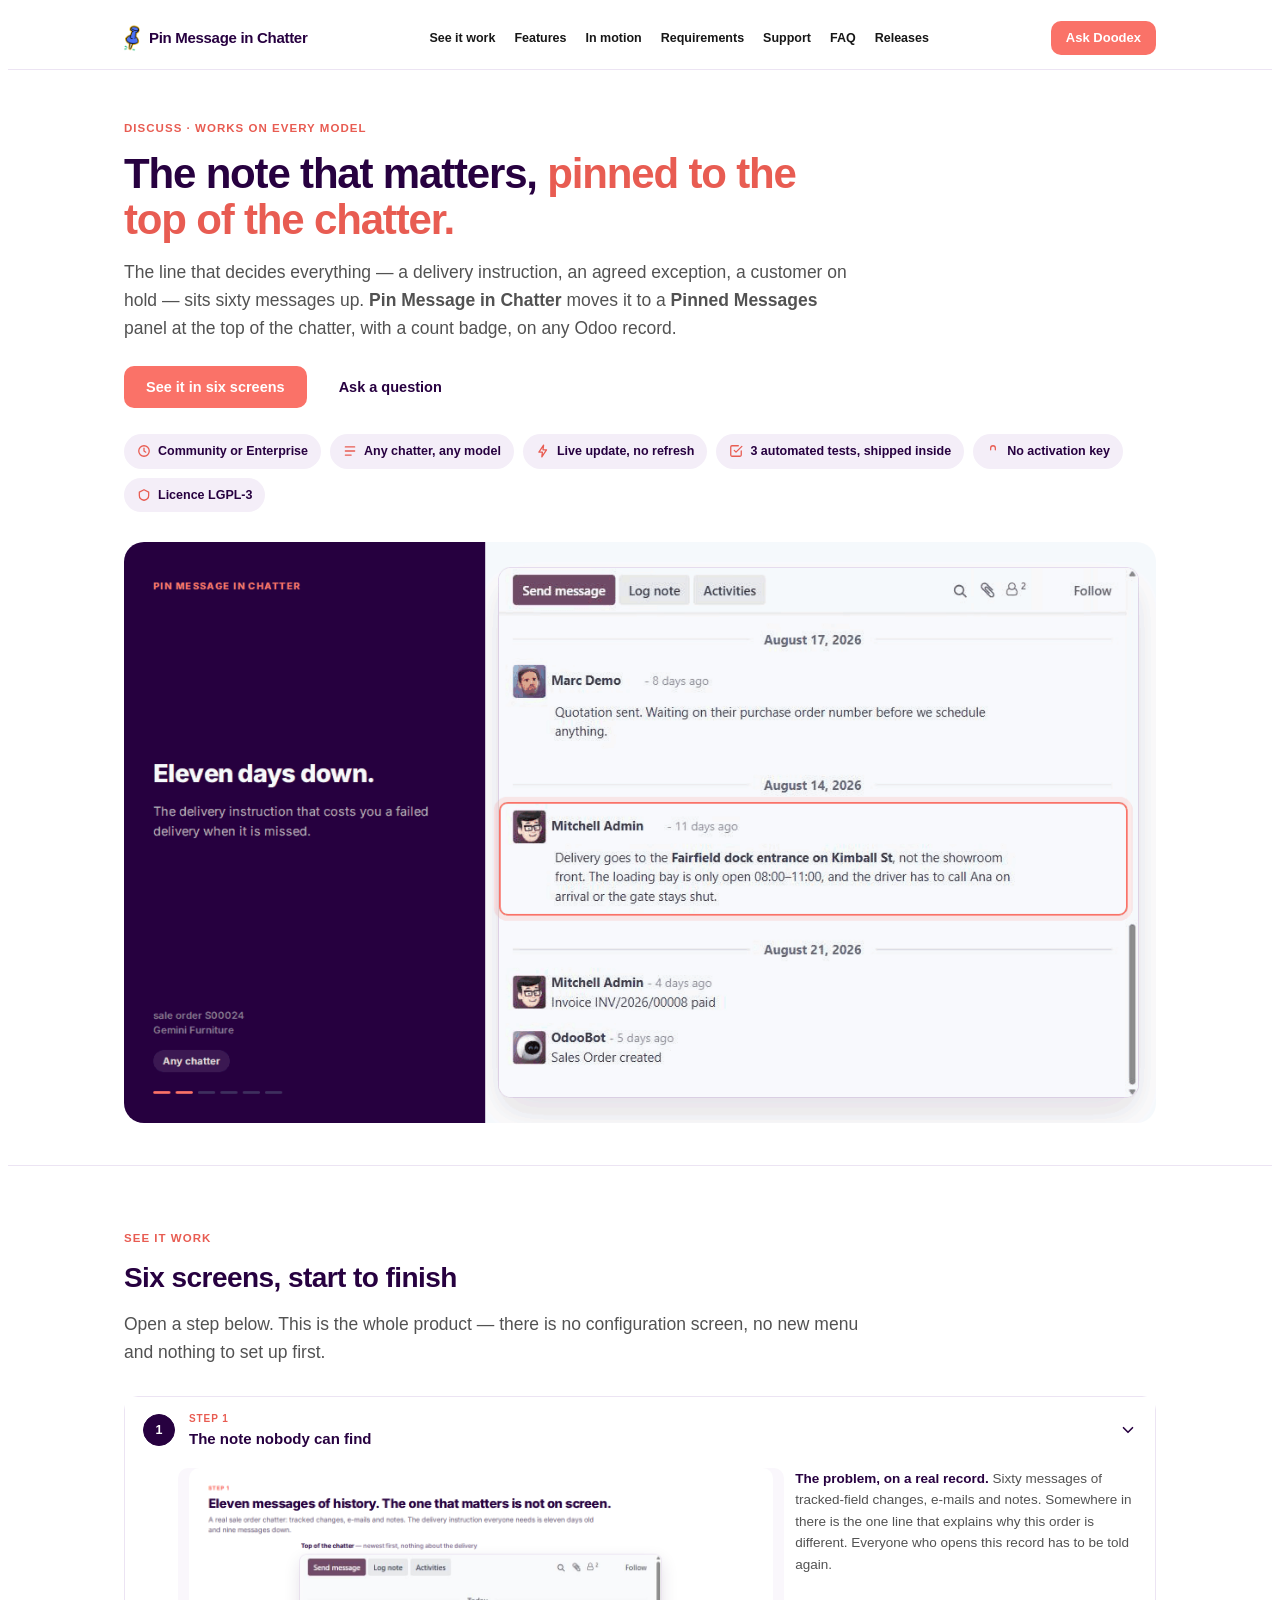
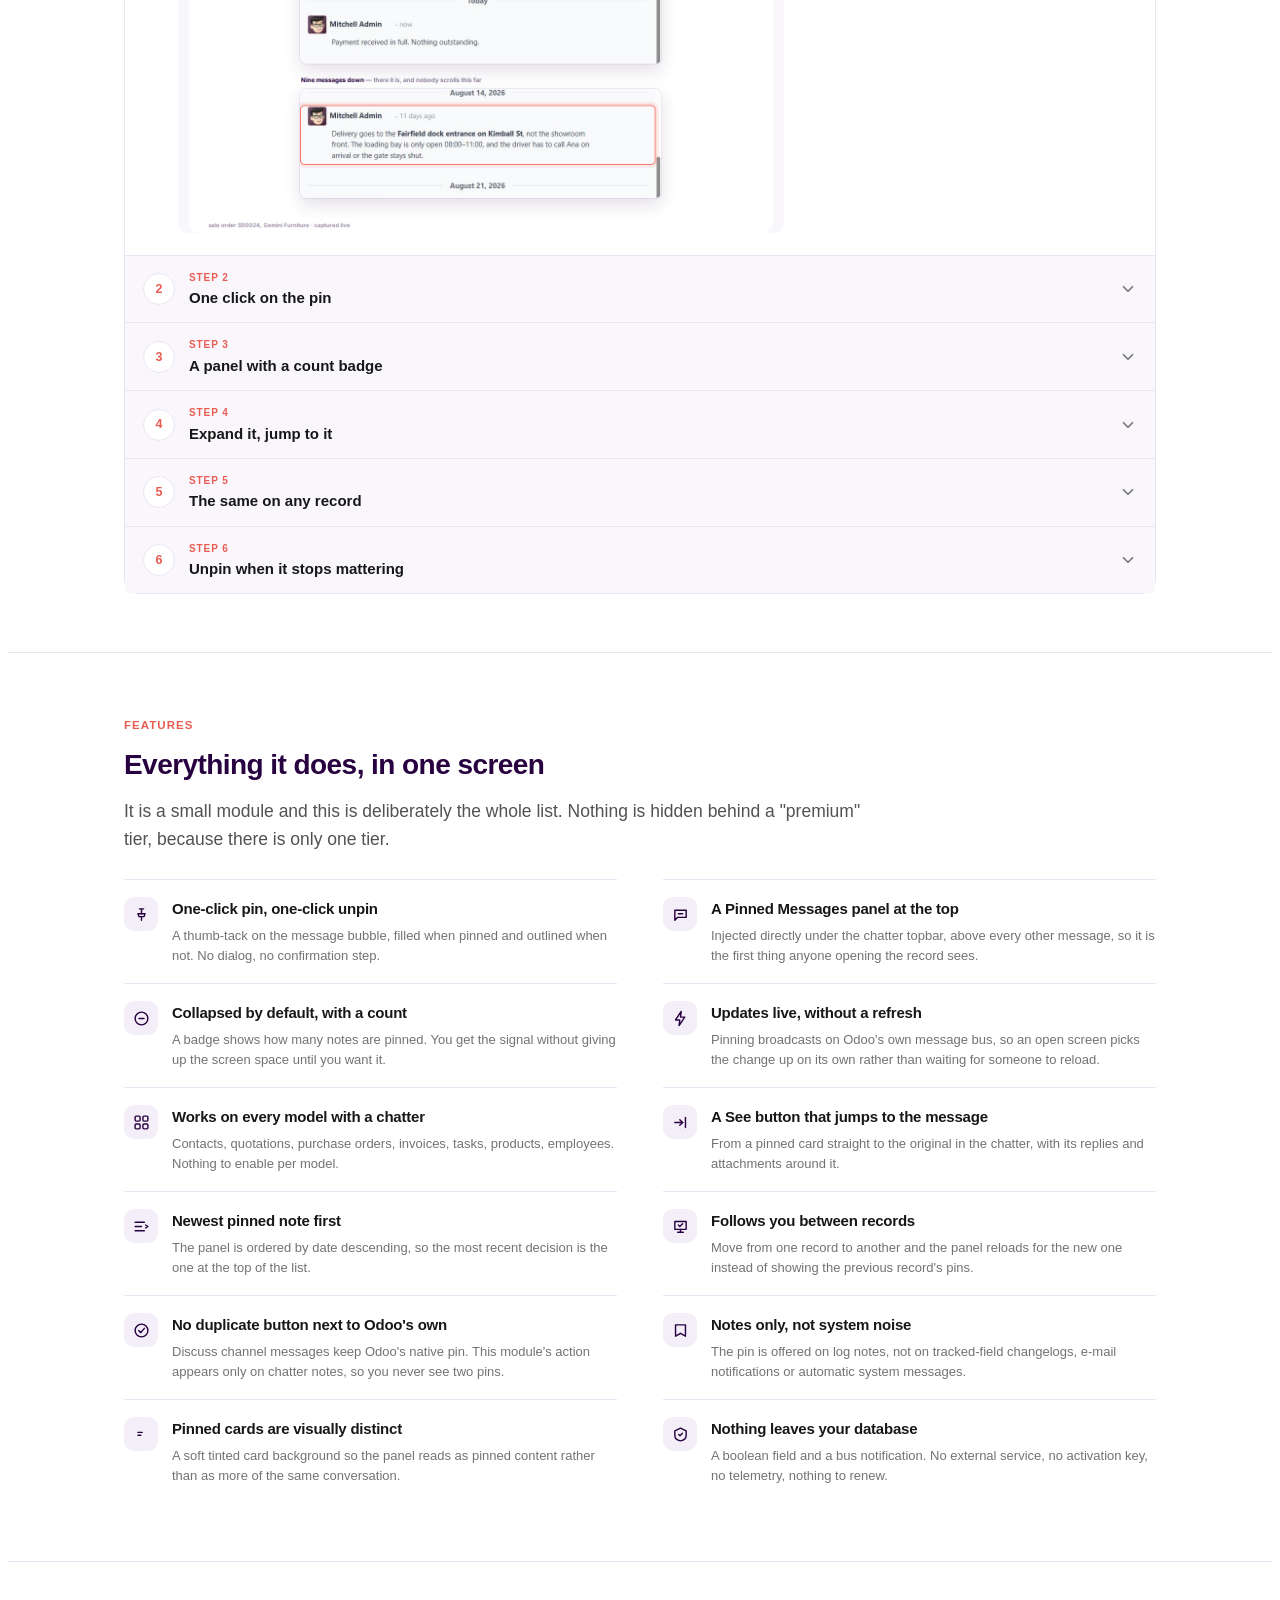
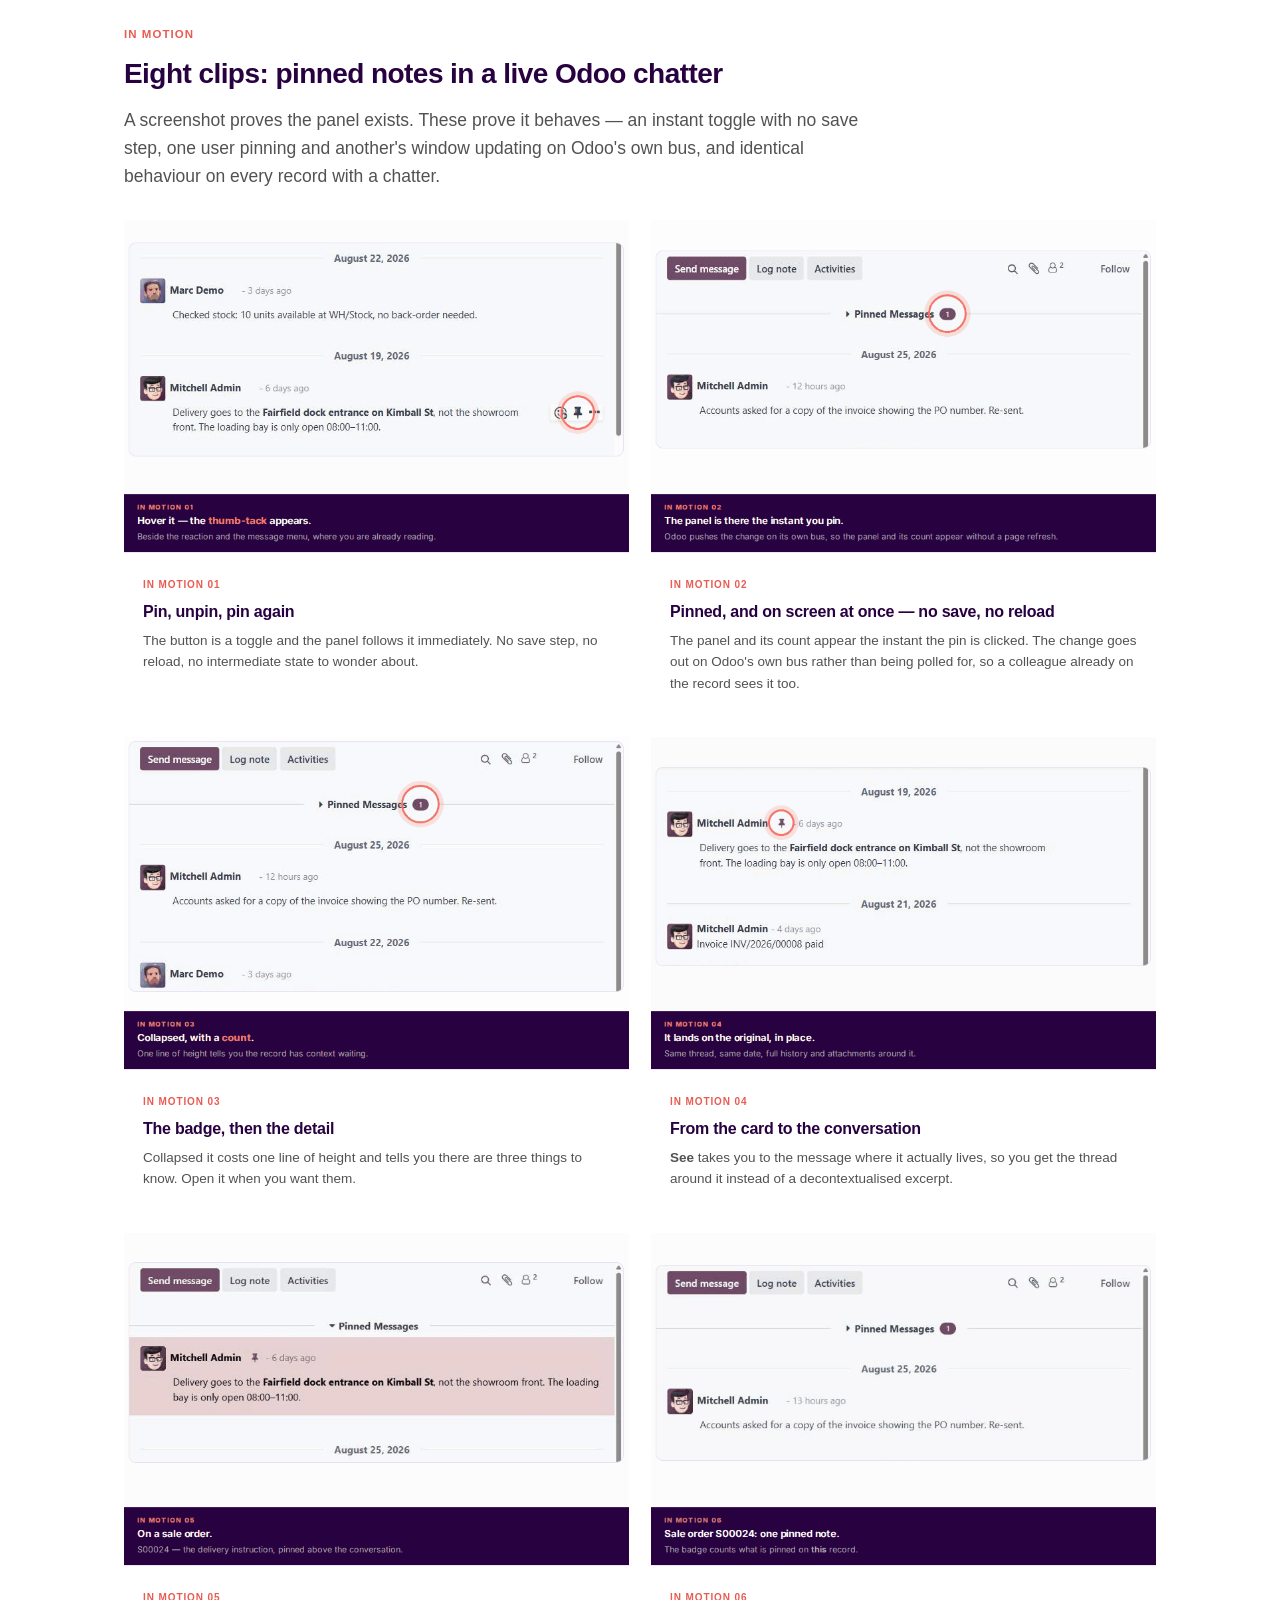
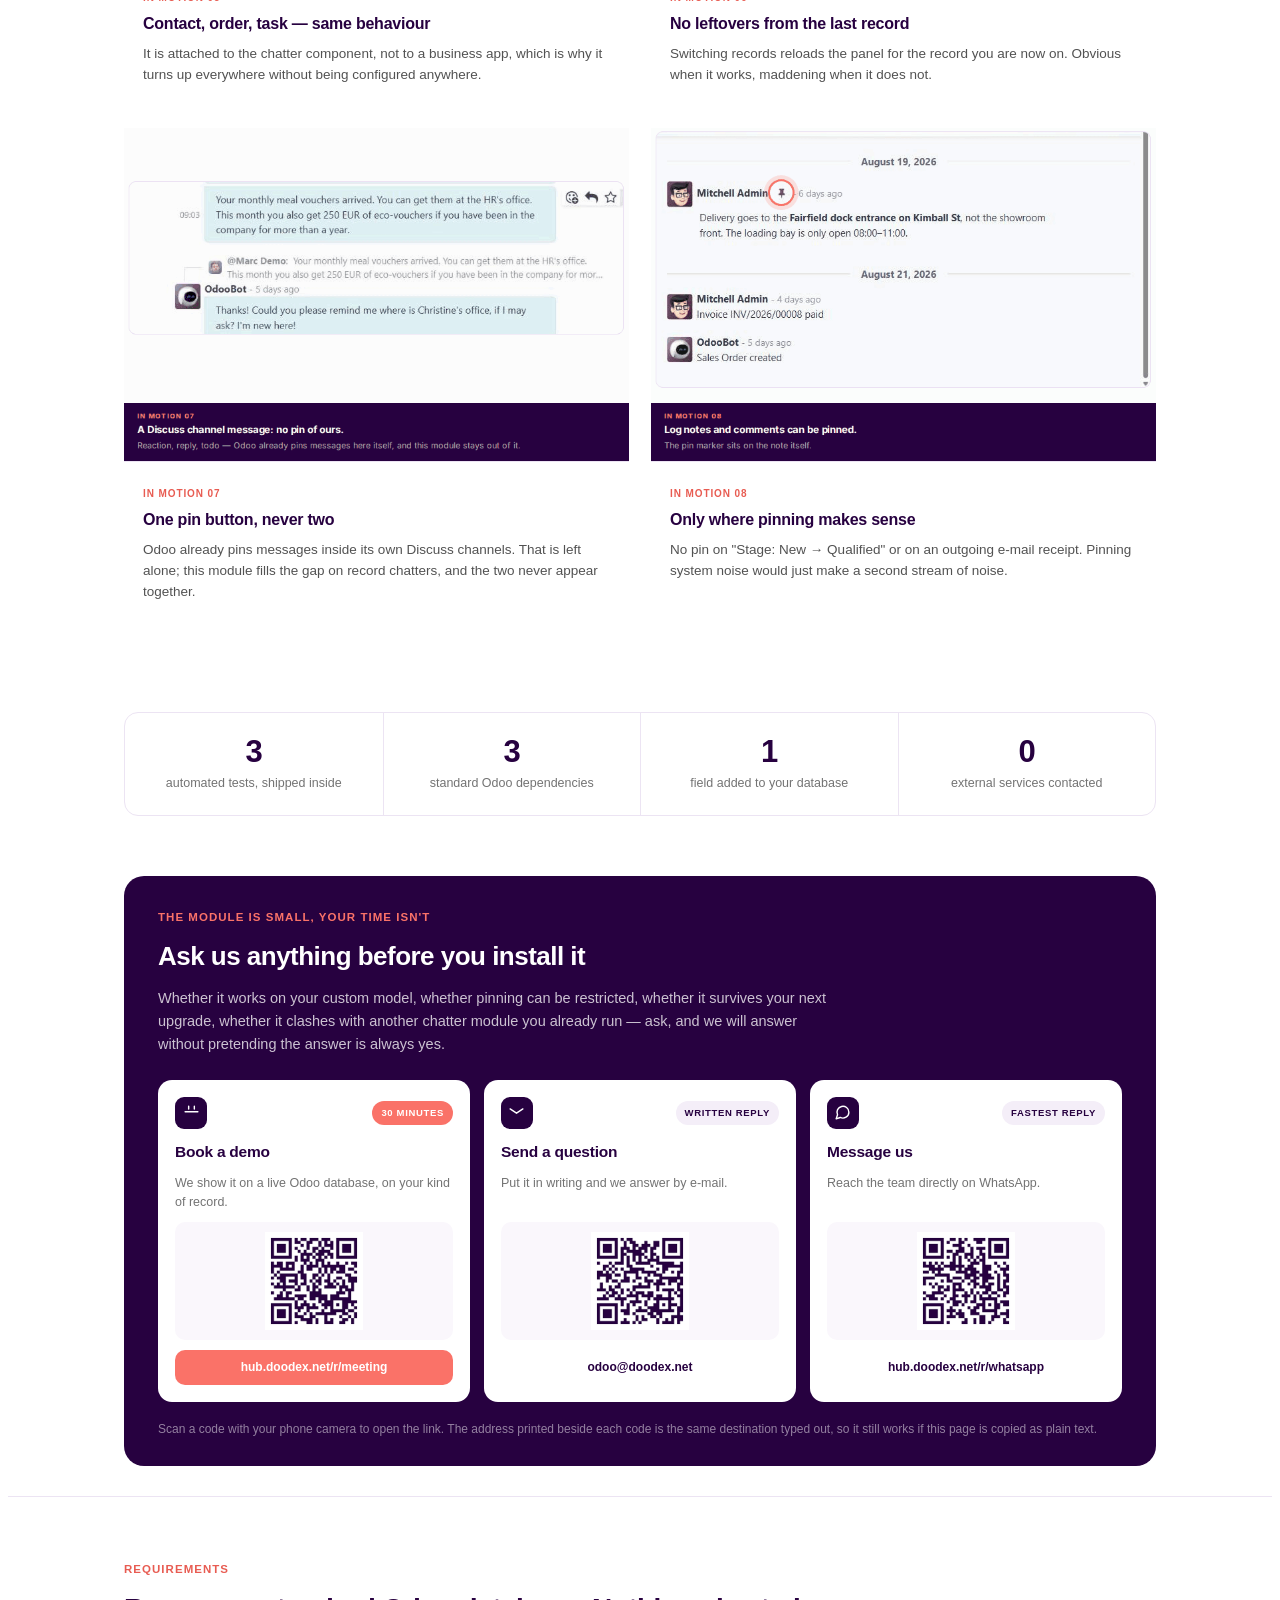
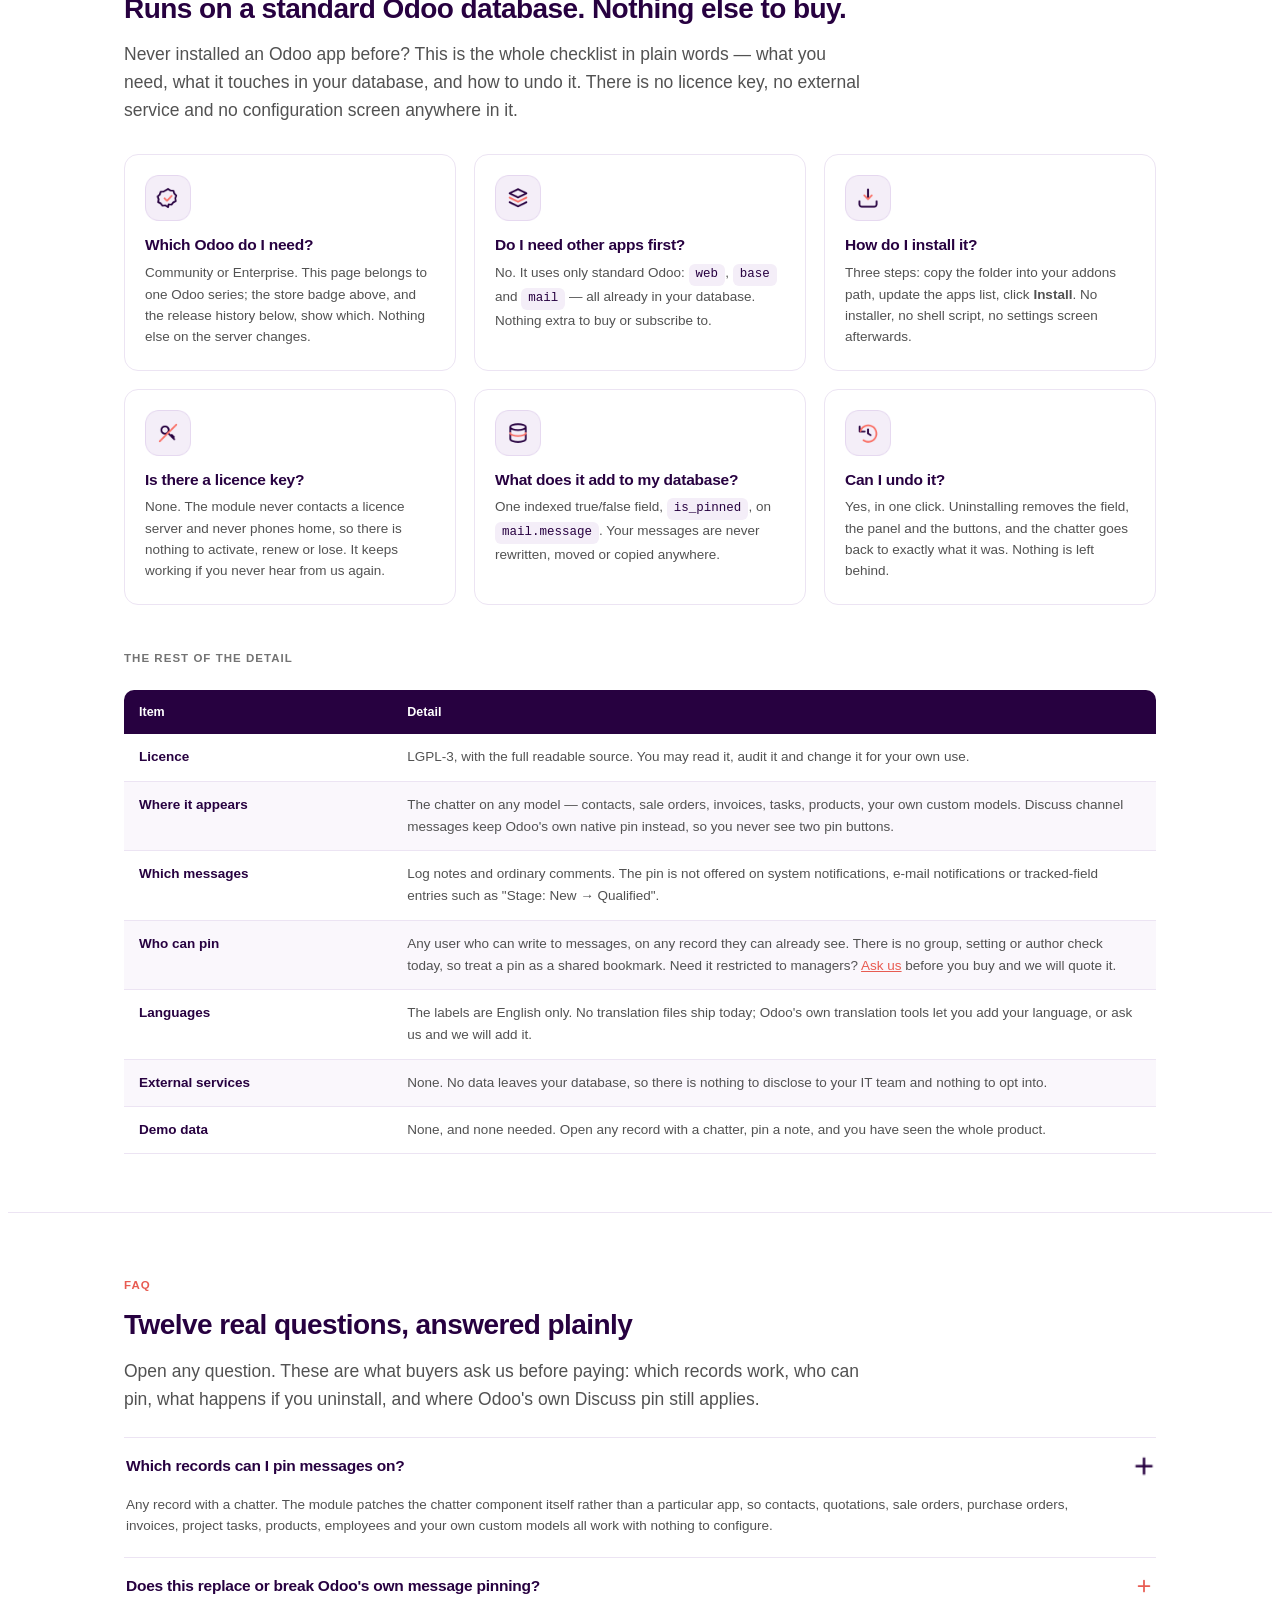
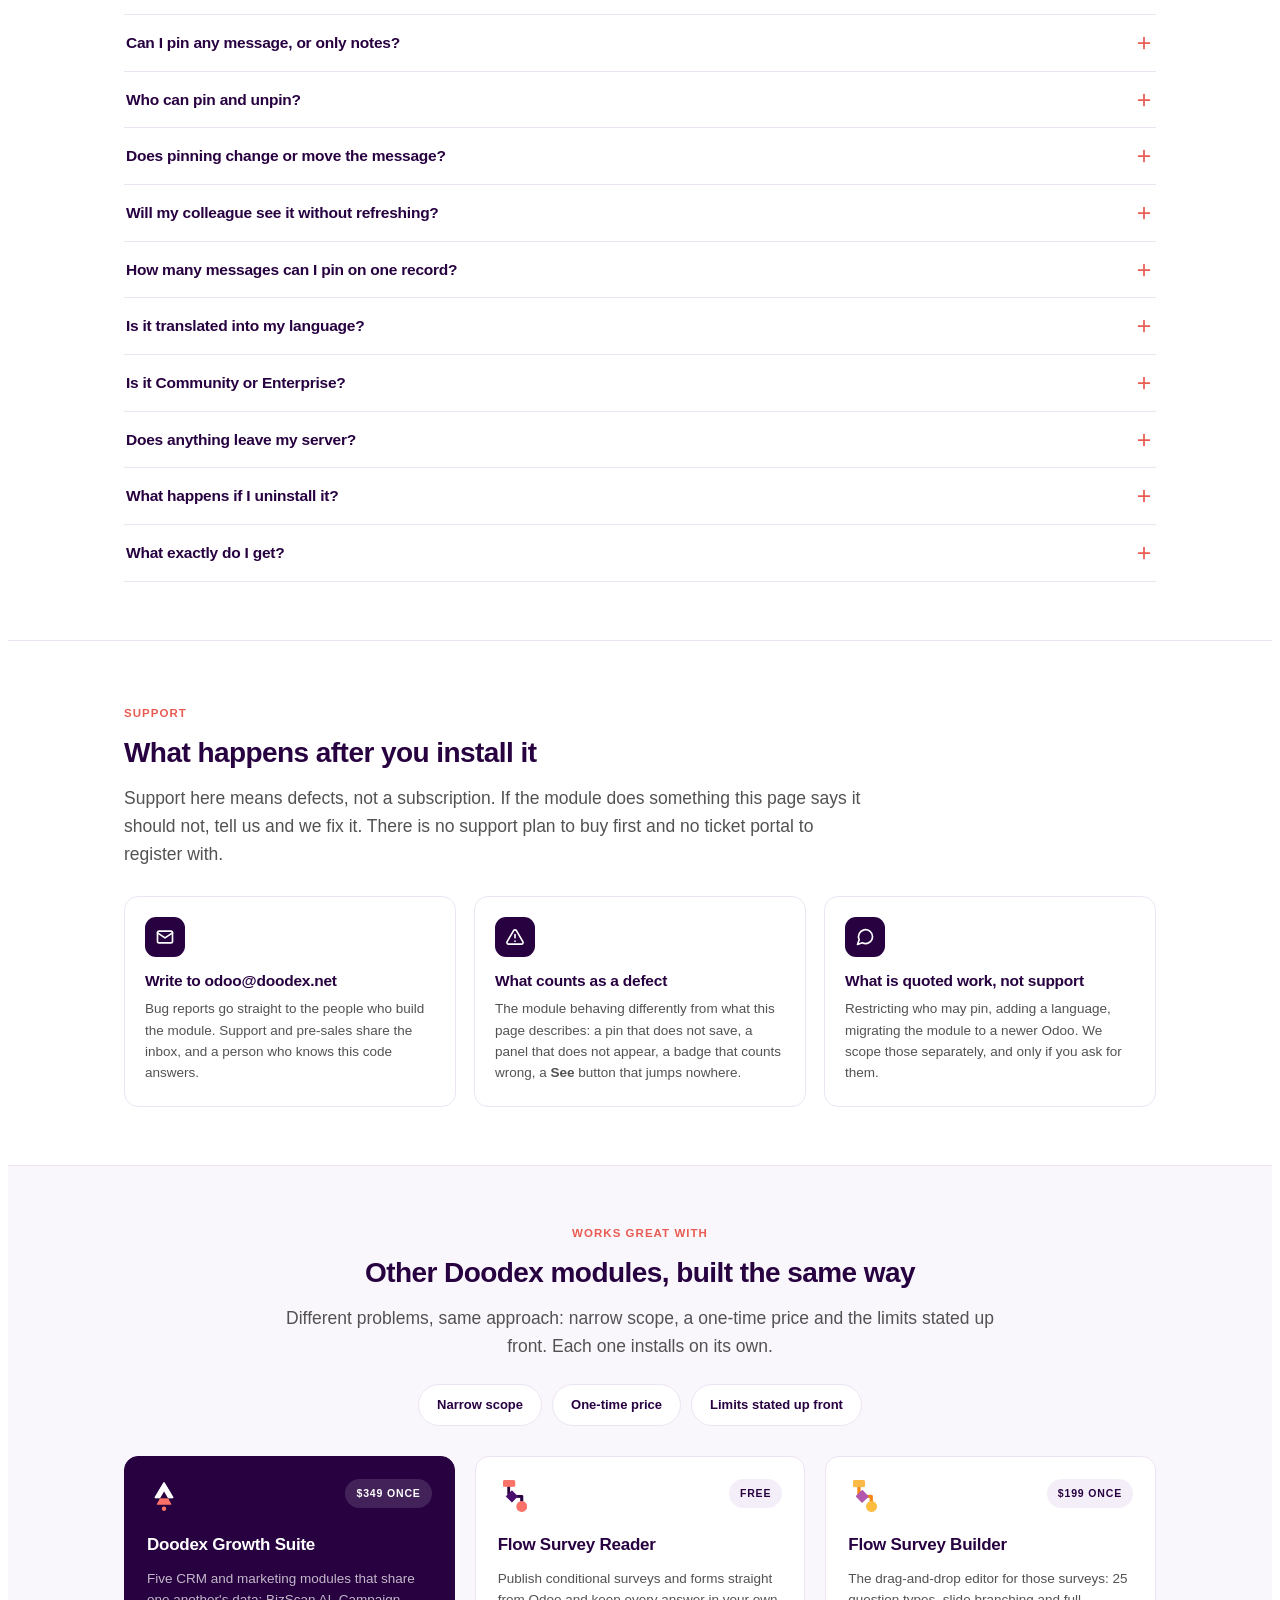
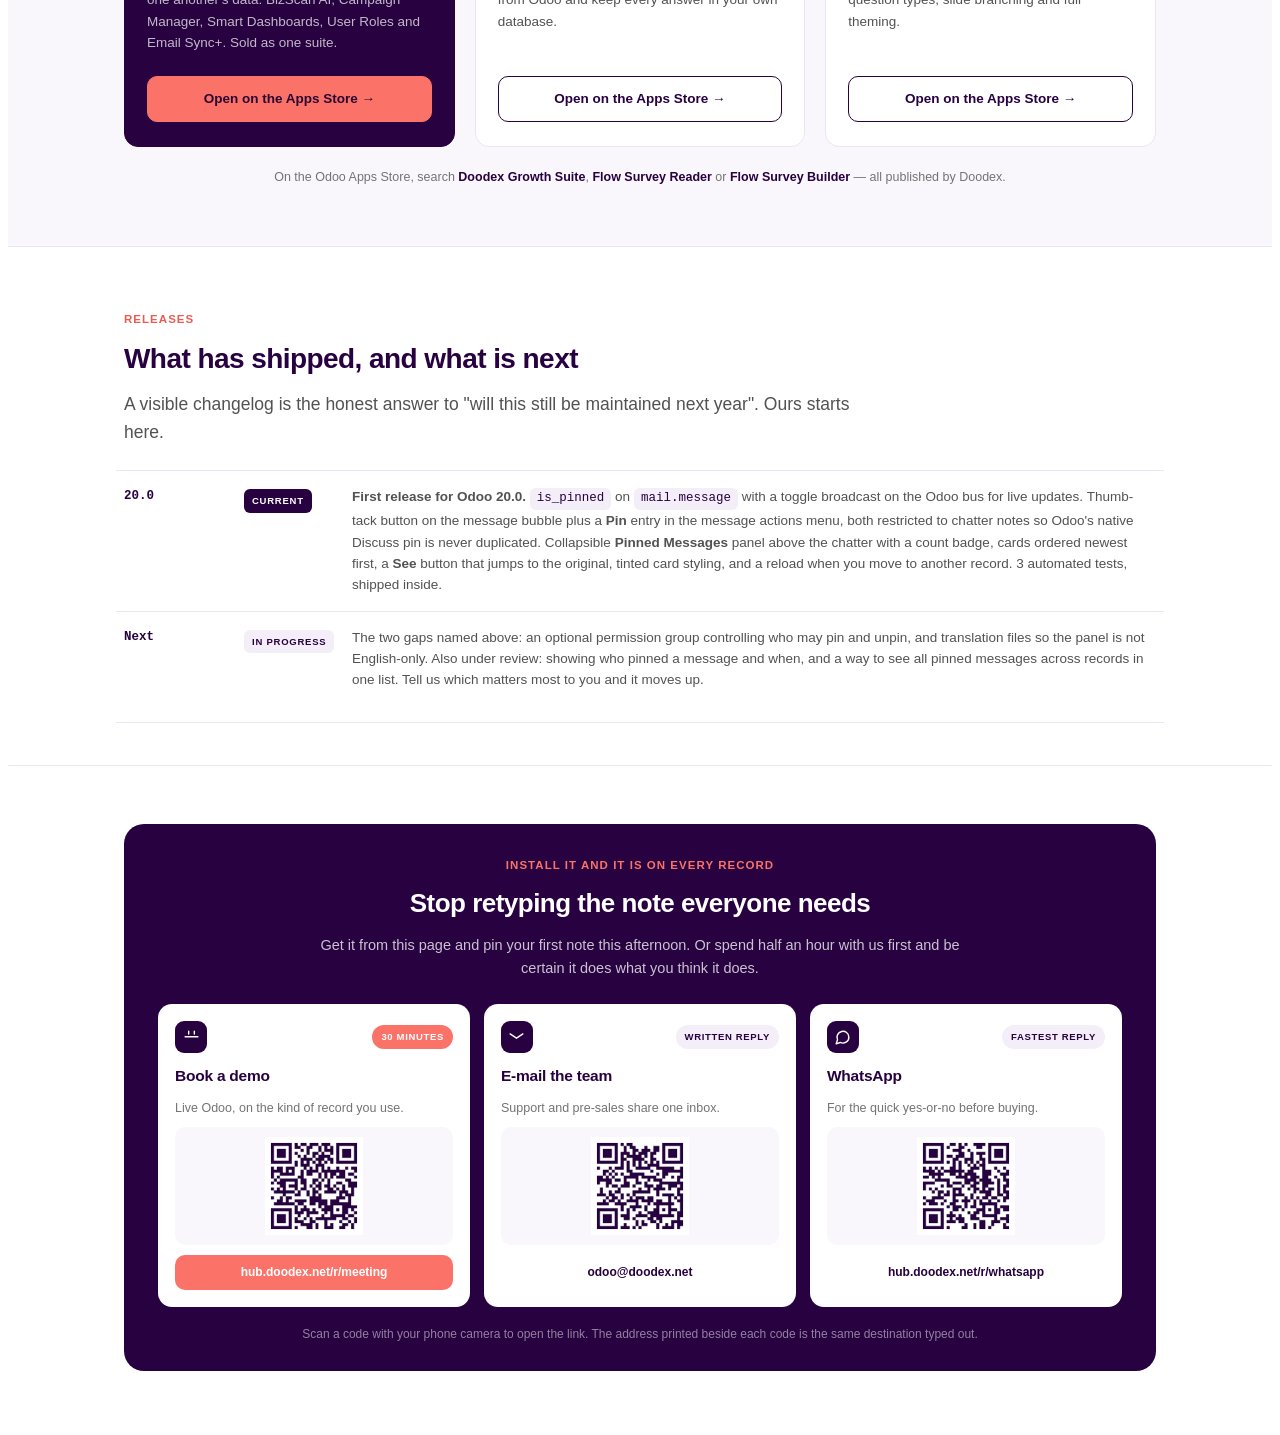
<file: pin_message/static/description/index.html>
<!doctype html>
<html lang="en">
<head>
<meta charset="utf-8">
<meta name="viewport" content="width=device-width, initial-scale=1">
<title>Pin Message in Chatter &mdash; pin important log notes to the top of any record</title>
<meta
         name="description"
         content="Pin any log note in the Odoo chatter and it moves to a collapsible Pinned Messages panel
at the top of the record, with a count badge and live updates. Works on every model. By Doodex."
      />
</head>
<body>
<!--
  ==========================================================================
  Pin Message in Chatter  &middot;  Odoo Apps Store listing  &middot;  Odoo 20 series
  Doodex  &middot;  odoo@doodex.net

  GENERATED FILE - do not edit by hand. Built from
      ../pin_message_17/static/description/index.html
  by
      python3 tools/make_v20.py

  THIS PAGE NAMES NO ODOO SERIES, on purpose. Odoo ships a new series every
  year; a page that spells one out has to be corrected every year, and the
  lines that get missed are what make a listing look abandoned. Which series
  this edition belongs to is told by the store's own version badge and by the
  release history at the foot of the page - that history is the only place a
  version number survives, because a changelog without one records nothing.
  There is no module version number anywhere either: no Odoo 20 tree has been
  measured here, so the changelog carries the bare series rather than an
  invented 20.0.1.0.

  CROSS-SELL BUTTONS ARE ROOT-RELATIVE - /apps/modules/20.0/&lt;slug&gt;. An
  absolute https://apps.odoo.com/... link reads as an external link to a store
  reviewer, and the vendor guidelines invalidate those.

  Edit the 17 listing, or tools/make_v20.py, and run it again.
  Verify with: python3 tools/check_store_html.py <this file>

  NO PRICE ON THIS PAGE. The store shows the price itself, in the buyer's own
  currency, right beside the Buy button &mdash; repeating a figure in the description
  only creates a second number to keep in sync and a mismatch when it moves.
  Do not reintroduce a price section, a hero price chip or a "Price" row in the
  spec table. The one exception, deliberate, is the cross-sell cards at the
  bottom: those name the sibling modules' prices because that page is not the
  one the reader is standing on.

  Archetype C (Product-led / Screenshot-first) &middot; hero H-4 compact &middot; rhythm
  R-1 all white separated by hairlines &middot; features F-1 icon rows &middot; accent
  A-1 restrained.
  Deliberately unlike POS Margin Threshold (Archetype B, split hero, zigzag,
  violet interludes) and Sale Margin Threshold (Archetype D, violet hero,
  comparison tables). Here the screenshot showcase IS the argument and the
  copy is caption.

  THE SHOWCASE CARRIES NO SCRIPT AND DEPENDS ON NO SCRIPT. The six steps are
  a native <details>/<summary> group with a shared name=, so the browser does
  the switching. Nothing here needs the store page's Bootstrap to initialise,
  and step 1 is marked `open` so a screenshot shows at first paint.

  LINK POLICY &mdash; identical to the sibling listings. The booking and WhatsApp
  destinations are NAKED LINKS: an <a> with NO href, the URL printed as the
  visible label and encoded in a real QR image beside it. Only mailto: and
  in-page #anchors carry an href. Do not put an http(s) URL into an href.

  Class names are prefixed .pmc* because the store page may load its own
  Bootstrap and we must not collide with it. No Bootstrap-owned class name
  (nav, nav-pills, nav-link, tab-content, tab-pane, active, show) is used
  anywhere on this page any more &mdash; nothing on it borrows another
  framework's behaviour.
  ==========================================================================
-->

<style>
/* ------------------------------------------------------------------------
   THIS BLOCK IS NOT LOAD-BEARING. Odoo's html_sanitize() lists `style` in
   kill_tags, so on the live store this element is deleted outright. Every
   declaration that the design actually needs lives in a style="" attribute
   on the element itself, and the layout lives in Bootstrap 5 utility
   classes, which the store page already serves and the sanitiser keeps.

   What is left here is only:
     * a local stand-in for the handful of Bootstrap utilities the page uses,
       so the file still lays out correctly when opened straight off disk
       with no stylesheet at all (values are Bootstrap 5's own, so when
       Bootstrap IS present nothing changes);
     * hover, focus and [open] states, and the media queries - progressive
       enhancement that the page is designed to look correct without.

   Do not move anything load-bearing back in here.
   ------------------------------------------------------------------------ */
.pmc, .pmc *, .pmc *::before, .pmc *::after { box-sizing: border-box; }
.pmc .row { display: flex; flex-wrap: wrap; margin-right: -12px; margin-left: -12px; }
.pmc .row > * { flex: 0 0 auto; width: 100%; padding-right: 12px; padding-left: 12px; }
.pmc .g-0 { margin-right: 0; margin-left: 0; }
.pmc .g-0 > * { padding-right: 0; padding-left: 0; }
.pmc .g-3 { margin-top: -16px; } .pmc .g-3 > * { margin-top: 16px; }
.pmc .g-4 { margin-top: -24px; } .pmc .g-4 > * { margin-top: 24px; }
.pmc .col-12 { width: 100%; }
.pmc .col-6 { width: 50%; }
/* `col` and `col-auto` carry no breakpoint, so they must hold at every width.
   Without them `.row > * { width: 100% }` wins and each child takes a full
   line - which is exactly how the six showcase summary rows came out stacked
   four lines tall (badge / STEP n / title / chevron) instead of one row. */
.pmc .col-auto { flex: 0 0 auto; width: auto; }
.pmc .col { flex: 1 0 0%; width: auto; max-width: 100%; }
.pmc .flex-shrink-0 { flex-shrink: 0; }
.pmc .flex-grow-1 { flex-grow: 1; }
.pmc .d-flex { display: flex; }
.pmc .d-inline-flex { display: inline-flex; }
.pmc .flex-column { flex-direction: column; }
.pmc .flex-wrap { flex-wrap: wrap; }
.pmc .align-items-start { align-items: flex-start; }
.pmc .align-items-center { align-items: center; }
.pmc .justify-content-center { justify-content: center; }
.pmc .justify-content-between { justify-content: space-between; }
.pmc .table-responsive { overflow-x: auto; }
@media (min-width: 768px) {
  .pmc .col-md-4 { width: 33.33333333%; }
  .pmc .col-md-5 { width: 41.66666667%; }
  .pmc .col-md-6 { width: 50%; }
  .pmc .col-md-7 { width: 58.33333333%; }
  .pmc .col-md-3 { width: 25%; }
  .pmc .col-md-auto { width: auto; }
  .pmc .col-md { flex: 1 0 0%; width: auto; }
}
</style>

<div class="pmc" style="color:#525252;font-family:Inter, -apple-system, BlinkMacSystemFont, &quot;Segoe UI&quot;, Roboto, sans-serif;font-size:16px;line-height:1.65;text-align:left;background-color:#ffffff">
         <!-- ============================== HEADER ============================== -->
         <header class="pmchdr" style="border-bottom:1px solid #ece4f3;background-color:rgb(255, 255, 255)">
            <div class="wrap" style="max-width:1080px;margin:0px auto;padding:0px 24px">
               <div class="pmchdr-in d-flex flex-wrap align-items-center justify-content-between" style="padding:13px 0px;margin-bottom:-14px">
                  <div class="pmcbrand d-inline-flex align-items-center" style="font-size:15px;font-weight:800;color:#270140;letter-spacing:-0.02em;white-space:nowrap;margin-right:14px;margin-bottom:14px">
                     <img class="tile flex-shrink-0" src="./icon.png" width="28" height="28" alt="The Pin Message in Chatter icon: a blue push pin." style="max-width:100%;width:28px;height:28px;display:block;margin-left:-6px;min-width:28px;margin-right:3px">
                     <span>Pin Message in Chatter</span>
                  </div>
                  <nav class="jump d-flex flex-wrap justify-content-center" style="margin-right:14px;margin-bottom:13px">
                     <a href="#pmc-tour" style="color:#171717;text-decoration:none;font-size:12.5px;font-weight:600;padding:7px 9px;border-radius:9999px;white-space:nowrap;margin-right:1px;margin-bottom:1px">See it work</a>
                     <a href="#pmc-features" style="color:#171717;text-decoration:none;font-size:12.5px;font-weight:600;padding:7px 9px;border-radius:9999px;white-space:nowrap;margin-right:1px;margin-bottom:1px">Features</a>
                     <a href="#pmc-detail" style="color:#171717;text-decoration:none;font-size:12.5px;font-weight:600;padding:7px 9px;border-radius:9999px;white-space:nowrap;margin-right:1px;margin-bottom:1px">In motion</a>
                     <a href="#pmc-requirements" style="color:#171717;text-decoration:none;font-size:12.5px;font-weight:600;padding:7px 9px;border-radius:9999px;white-space:nowrap;margin-right:1px;margin-bottom:1px">Requirements</a>
                     <a href="#pmc-support" style="color:#171717;text-decoration:none;font-size:12.5px;font-weight:600;padding:7px 9px;border-radius:9999px;white-space:nowrap;margin-right:1px;margin-bottom:1px">Support</a>
               <a href="#pmc-faq" style="color:#171717;text-decoration:none;font-size:12.5px;font-weight:600;padding:7px 9px;border-radius:9999px;white-space:nowrap;margin-right:1px;margin-bottom:1px">FAQ</a>
                     <a href="#pmc-releases" style="color:#171717;text-decoration:none;font-size:12.5px;font-weight:600;padding:7px 9px;border-radius:9999px;white-space:nowrap;margin-bottom:1px">Releases</a>
                  </nav>
                  <a class="pmcbtn pmcbtn-1 hdr-cta d-inline-flex align-items-center justify-content-center" href="mailto:odoo@doodex.net" style="color:rgb(255, 255, 255);font-weight:700;font-size:13px;text-decoration:none;padding:9px 15px;border-radius:10px;line-height:1.25;background-color:#fa7268;margin-bottom:14px">Ask Doodex</a>
               </div>
            </div>
         </header>

         <!-- ============================== HERO (H-4 compact) ============================== -->
         <section class="hero sec-first" style="border-top:none;padding:44px 0px 34px">
            <div class="wrap" style="max-width:1080px;margin:0px auto;padding:0px 24px">
               <div class="narrow" style="max-width:740px">
                  <p class="eyebrow" style="margin:0px 0px 13px;display:inline-block;font-size:11.5px;font-weight:800;letter-spacing:0.09em;text-transform:uppercase;color:#e85c52">
                     Discuss &middot; Works on every model
                  </p>
                  <h1 class="pmch1" style="color:#270140;letter-spacing:-0.028em;margin:0px;font-family:inherit;font-size:42px;font-weight:800;line-height:1.1">
                     The note that matters,
                     <span class="pmcmark" style="color:#e85c52">pinned to the top of the chatter.</span>
                  </h1>
                  <p class="pmclead" style="margin:0px;font-size:17.5px;line-height:1.6;color:#525252;margin-top:15px">
                     The line that decides everything &mdash; a delivery
                     instruction, an agreed exception, a customer on hold
                     &mdash; sits sixty messages up.
                     <b>Pin Message in Chatter</b> moves it to a
                     <b>Pinned Messages</b> panel at the top of the chatter,
                     with a count badge, on any Odoo record.
                  </p>
                  <div class="pmcbtnrow d-flex flex-wrap align-items-center" style="margin-top:24px;margin-bottom:-10px">
                     <a class="pmcbtn pmcbtn-1 d-inline-flex align-items-center justify-content-center" href="#pmc-tour" style="color:rgb(255, 255, 255);font-weight:700;font-size:14.5px;text-decoration:none;padding:12px 22px;border-radius:10px;line-height:1.25;background-color:#fa7268;margin-right:10px;margin-bottom:10px">See it in six screens</a>
                     <a class="pmcbtn pmcbtn-2 d-inline-flex align-items-center justify-content-center" href="mailto:odoo@doodex.net" style="color:#270140;font-weight:700;font-size:14.5px;text-decoration:none;padding:12px 22px;border-radius:10px;line-height:1.25;background-color:rgb(255, 255, 255);margin-bottom:10px">Ask a question</a>
                  </div>
               </div>
               <div class="trust d-flex flex-wrap" style="margin-top:26px;margin-bottom:-9px">
                  <span class="chip d-inline-flex align-items-center" style="font-size:12.5px;font-weight:600;color:#270140;padding:7px 13px;border-radius:9999px;background-color:#f4eef8;margin-right:9px;margin-bottom:9px"><img src="./assets/icons/ic-chip-77e7e0.png" width="14" height="14" alt="" loading="lazy" style="max-width:none;display:inline-block;width:14px;height:14px;vertical-align:middle;min-width:14px;margin-right:7px" class="flex-shrink-0">Community or Enterprise</span>
                  <span class="chip d-inline-flex align-items-center" style="font-size:12.5px;font-weight:600;color:#270140;padding:7px 13px;border-radius:9999px;background-color:#f4eef8;margin-right:9px;margin-bottom:9px"><img src="./assets/icons/ic-chip-89338c.png" width="14" height="14" alt="" loading="lazy" style="max-width:none;display:inline-block;width:14px;height:14px;vertical-align:middle;min-width:14px;margin-right:7px" class="flex-shrink-0">Any chatter, any model</span>
                  <span class="chip d-inline-flex align-items-center" style="font-size:12.5px;font-weight:600;color:#270140;padding:7px 13px;border-radius:9999px;background-color:#f4eef8;margin-right:9px;margin-bottom:9px"><img src="./assets/icons/ic-chip-6d61f9.png" width="14" height="14" alt="" loading="lazy" style="max-width:none;display:inline-block;width:14px;height:14px;vertical-align:middle;min-width:14px;margin-right:7px" class="flex-shrink-0">Live update, no refresh</span>
                  <span class="chip d-inline-flex align-items-center" style="font-size:12.5px;font-weight:600;color:#270140;padding:7px 13px;border-radius:9999px;background-color:#f4eef8;margin-right:9px;margin-bottom:9px"><img src="./assets/icons/ic-chip-a2329a.png" width="14" height="14" alt="" loading="lazy" style="max-width:none;display:inline-block;width:14px;height:14px;vertical-align:middle;min-width:14px;margin-right:7px" class="flex-shrink-0">3 automated tests, shipped inside</span>
                  <span class="chip d-inline-flex align-items-center" style="font-size:12.5px;font-weight:600;color:#270140;padding:7px 13px;border-radius:9999px;background-color:#f4eef8;margin-right:9px;margin-bottom:9px"><img src="./assets/icons/ic-chip-116960.png" width="14" height="14" alt="" loading="lazy" style="max-width:none;display:inline-block;width:14px;height:14px;vertical-align:middle;min-width:14px;margin-right:7px" class="flex-shrink-0">No activation key</span>
                  <span class="chip d-inline-flex align-items-center" style="font-size:12.5px;font-weight:600;color:#270140;padding:7px 13px;border-radius:9999px;background-color:#f4eef8;margin-bottom:9px"><img src="./assets/icons/ic-chip-1750a9.png" width="14" height="14" alt="" loading="lazy" style="max-width:none;display:inline-block;width:14px;height:14px;vertical-align:middle;min-width:14px;margin-right:7px" class="flex-shrink-0">Licence LGPL-3</span>
               </div>
               <figure style="margin:30px 0 0;border-radius:20px">
                  <img src="./assets/gifs/hero-pin-note.gif" alt="A delivery instruction eleven messages down the chatter of a sale order being pinned, moving to the Pinned Messages panel at the top with a count badge, and the See button jumping back to the original message." style="max-width:100%;border-radius:20px">
               </figure>
            </div>
         </section>

         <!-- ============================== SHOWCASE (Archetype C signature) ==============================
  NO SCRIPT OF OURS AND NO DEPENDENCE ON ANYONE ELSE'S. The step switcher is a
  native <details>/<summary> group: the browser opens and closes it on its own.
  It therefore works on the store page whether or not the host page runs
  Bootstrap, and the description still adds nothing executable, which is what
  the vendor guideline ("You cannot inject JavaScript") requires.

  The shared name="pmc-steps" makes the group exclusive natively &mdash; opening one
  step closes the others. A browser that does not know that attribute simply
  lets more than one step stay open, which is harmless. Step 1 carries `open`,
  so a screenshot is on screen at first paint.

  Do NOT reintroduce data-bs-toggle / data-toggle here: the store page's own
  Bootstrap is not reliably present, and if it were, its class-based tab logic
  would fight the browser's own open/close state.
================================================================================ -->
         <section class="sec" id="pmc-tour" style="padding:58px 0px;border-top:1px solid #ece4f3">
            <div class="wrap" style="max-width:1080px;margin:0px auto;padding:0px 24px">
               <p class="eyebrow" style="margin:0px 0px 13px;display:inline-block;font-size:11.5px;font-weight:800;letter-spacing:0.09em;text-transform:uppercase;color:#e85c52">See it work</p>
               <h2 class="pmch2" style="color:#270140;letter-spacing:-0.02em;margin:0px;font-family:inherit;font-size:28px;font-weight:800;line-height:1.2">Six screens, start to finish</h2>
               <p class="pmclead narrow" style="margin:0px;max-width:740px;font-size:17.5px;line-height:1.6;color:#525252;margin-top:15px">
                  Open a step below. This is the whole product &mdash; there is
                  no configuration screen, no new menu and nothing to set up
                  first.
               </p>

               <div class="scase" style="margin-top:30px;border:1px solid #ece4f3;border-radius:14px;background-color:rgb(255, 255, 255)">
                  <details class="scstep" id="pmc-sc-0" name="pmc-steps" open="" style="border-top:0px">
                     <summary class="scsum" style="display:block;padding:14px 18px;background-color:rgb(255, 255, 255)">
                        <span class="scsum-in row g-0 align-items-center" style="">
                           <span class="scn d-inline-flex align-items-center justify-content-center col-auto flex-shrink-0" style="width:32px;height:32px;border-radius:9999px;border:1px solid #ece4f3;font-size:12.5px;font-weight:800;color:rgb(255, 255, 255);border-color:#270140;background-color:#270140;min-width:32px;margin-right:14px">1</span>
                           <span class="sct col" style="min-width:0px;margin-right:14px"><span class="stp" style="display:block;font-size:10px;font-weight:800;letter-spacing:0.09em;text-transform:uppercase;color:#e85c52;margin-bottom:2px">Step 1</span><b style="display:block;font-size:15px;font-weight:700;color:#270140;line-height:1.35">The note nobody can find</b></span>
                           <img src="./assets/icons/ic-scchev-5a9e84.png" width="18" height="18" alt="" loading="lazy" style="max-width:none;width:18px;height:18px;color:#270140;display:inline-block;vertical-align:middle;min-width:18px" class="scchev col-auto flex-shrink-0">
                        </span>
                     </summary>
                     <div class="scbody row g-0 align-items-start" style="padding:4px 18px 22px 64px;margin-left:-11px;margin-right:-11px;margin-bottom:-22px">
                        <div class="scshot col-12 col-md-7" style="border-radius:10px;background-color:#faf7fc;min-width:62.5%;padding-left:11px;padding-right:11px;margin-bottom:22px">
                           <img src="./assets/screenshots/sc-01-buried-note.png" alt="Two crops of the same sale order chatter: the top, where nothing mentions the delivery, and nine messages down, where the eleven-day-old delivery instruction sits outlined in coral." style="max-width:100%;display:block;width:100%;height:auto;border-radius:10px">
                        </div>
                        <p class="sccap col-12 col-md" style="margin:0px;font-size:13.5px;line-height:1.6;color:#525252;padding-left:11px;padding-right:11px;margin-bottom:22px">
                           <b style="color:#270140">The problem, on a real record.</b> Sixty messages
                           of tracked-field changes, e-mails and notes.
                           Somewhere in there is the one line that explains why
                           this order is different. Everyone who opens this
                           record has to be told again.
                        </p>
                     </div>
                  </details>
                  <details class="scstep" id="pmc-sc-1" name="pmc-steps" style="border-top:1px solid #ece4f3">
                     <summary class="scsum" style="display:block;padding:14px 18px;background-color:#faf7fc">
                        <span class="scsum-in row g-0 align-items-center" style="">
                           <span class="scn d-inline-flex align-items-center justify-content-center col-auto flex-shrink-0" style="width:32px;height:32px;border-radius:9999px;border:1px solid #ece4f3;font-size:12.5px;font-weight:800;color:#e85c52;background-color:rgb(255, 255, 255);min-width:32px;margin-right:14px">2</span>
                           <span class="sct col" style="min-width:0px;margin-right:14px"><span class="stp" style="display:block;font-size:10px;font-weight:800;letter-spacing:0.09em;text-transform:uppercase;color:#e85c52;margin-bottom:2px">Step 2</span><b style="display:block;font-size:15px;font-weight:700;color:#171717;line-height:1.35">One click on the pin</b></span>
                           <img src="./assets/icons/ic-scchev-931aca.png" width="18" height="18" alt="" loading="lazy" style="max-width:none;width:18px;height:18px;color:#737373;display:inline-block;vertical-align:middle;min-width:18px" class="scchev col-auto flex-shrink-0">
                        </span>
                     </summary>
                     <div class="scbody row g-0 align-items-start" style="padding:4px 18px 22px 64px;margin-left:-11px;margin-right:-11px;margin-bottom:-22px">
                        <div class="scshot col-12 col-md-7" style="border-radius:10px;background-color:#faf7fc;min-width:62.5%;padding-left:11px;padding-right:11px;margin-bottom:22px">
                           <img src="./assets/screenshots/sc-02-pin-click.png" alt="The Odoo chatter on sale order S00024 with the thumb-tack pin button ringed in the message's own hover bar, beside the author name." loading="lazy" style="max-width:100%;display:block;width:100%;height:auto;border-radius:10px">
                        </div>
                        <p class="sccap col-12 col-md" style="margin:0px;font-size:13.5px;line-height:1.6;color:#525252;padding-left:11px;padding-right:11px;margin-bottom:22px">
                           <b style="color:#270140">A thumb-tack on the message itself.</b> It sits
                           beside the author's name, so pinning is one click
                           where you are already reading. There is also a
                           <b style="color:#270140">Pin</b> entry in the message actions menu if you
                           prefer that route.
                        </p>
                     </div>
                  </details>
                  <details class="scstep" id="pmc-sc-2" name="pmc-steps" style="border-top:1px solid #ece4f3">
                     <summary class="scsum" style="display:block;padding:14px 18px;background-color:#faf7fc">
                        <span class="scsum-in row g-0 align-items-center" style="">
                           <span class="scn d-inline-flex align-items-center justify-content-center col-auto flex-shrink-0" style="width:32px;height:32px;border-radius:9999px;border:1px solid #ece4f3;font-size:12.5px;font-weight:800;color:#e85c52;background-color:rgb(255, 255, 255);min-width:32px;margin-right:14px">3</span>
                           <span class="sct col" style="min-width:0px;margin-right:14px"><span class="stp" style="display:block;font-size:10px;font-weight:800;letter-spacing:0.09em;text-transform:uppercase;color:#e85c52;margin-bottom:2px">Step 3</span><b style="display:block;font-size:15px;font-weight:700;color:#171717;line-height:1.35">A panel with a count badge</b></span>
                           <img src="./assets/icons/ic-scchev-931aca.png" width="18" height="18" alt="" loading="lazy" style="max-width:none;width:18px;height:18px;color:#737373;display:inline-block;vertical-align:middle;min-width:18px" class="scchev col-auto flex-shrink-0">
                        </span>
                     </summary>
                     <div class="scbody row g-0 align-items-start" style="padding:4px 18px 22px 64px;margin-left:-11px;margin-right:-11px;margin-bottom:-22px">
                        <div class="scshot col-12 col-md-7" style="border-radius:10px;background-color:#faf7fc;min-width:62.5%;padding-left:11px;padding-right:11px;margin-bottom:22px">
                           <img src="./assets/screenshots/sc-03-panel-badge.png" alt="The collapsed Pinned Messages header sitting directly under the Odoo chatter topbar, its count badge showing one, ringed in coral." loading="lazy" style="max-width:100%;display:block;width:100%;height:auto;border-radius:10px">
                        </div>
                        <p class="sccap col-12 col-md" style="margin:0px;font-size:13.5px;line-height:1.6;color:#525252;padding-left:11px;padding-right:11px;margin-bottom:22px">
                           <b style="color:#270140">A Pinned Messages header appears under the
                              topbar.</b>
                           Collapsed by default, with a badge showing how many
                           there are, so you know the record has context waiting
                           without losing any vertical space to it.
                        </p>
                     </div>
                  </details>
                  <details class="scstep" id="pmc-sc-3" name="pmc-steps" style="border-top:1px solid #ece4f3">
                     <summary class="scsum" style="display:block;padding:14px 18px;background-color:#faf7fc">
                        <span class="scsum-in row g-0 align-items-center" style="">
                           <span class="scn d-inline-flex align-items-center justify-content-center col-auto flex-shrink-0" style="width:32px;height:32px;border-radius:9999px;border:1px solid #ece4f3;font-size:12.5px;font-weight:800;color:#e85c52;background-color:rgb(255, 255, 255);min-width:32px;margin-right:14px">4</span>
                           <span class="sct col" style="min-width:0px;margin-right:14px"><span class="stp" style="display:block;font-size:10px;font-weight:800;letter-spacing:0.09em;text-transform:uppercase;color:#e85c52;margin-bottom:2px">Step 4</span><b style="display:block;font-size:15px;font-weight:700;color:#171717;line-height:1.35">Expand it, jump to it</b></span>
                           <img src="./assets/icons/ic-scchev-931aca.png" width="18" height="18" alt="" loading="lazy" style="max-width:none;width:18px;height:18px;color:#737373;display:inline-block;vertical-align:middle;min-width:18px" class="scchev col-auto flex-shrink-0">
                        </span>
                     </summary>
                     <div class="scbody row g-0 align-items-start" style="padding:4px 18px 22px 64px;margin-left:-11px;margin-right:-11px;margin-bottom:-22px">
                        <div class="scshot col-12 col-md-7" style="border-radius:10px;background-color:#faf7fc;min-width:62.5%;padding-left:11px;padding-right:11px;margin-bottom:22px">
                           <img src="./assets/screenshots/sc-04-panel-open.png" alt="The Pinned Messages panel expanded at the top of the Odoo chatter, showing the pinned delivery instruction with its author and date and the See button ringed in coral." loading="lazy" style="max-width:100%;display:block;width:100%;height:auto;border-radius:10px">
                        </div>
                        <p class="sccap col-12 col-md" style="margin:0px;font-size:13.5px;line-height:1.6;color:#525252;padding-left:11px;padding-right:11px;margin-bottom:22px">
                           <b style="color:#270140">Expand it and the pinned notes are cards, newest
                              first.</b>
                           Each carries a <b style="color:#270140">See</b> button that jumps the
                           chatter to the original message, in place, with its
                           full history and attachments around it.
                        </p>
                     </div>
                  </details>
                  <details class="scstep" id="pmc-sc-4" name="pmc-steps" style="border-top:1px solid #ece4f3">
                     <summary class="scsum" style="display:block;padding:14px 18px;background-color:#faf7fc">
                        <span class="scsum-in row g-0 align-items-center" style="">
                           <span class="scn d-inline-flex align-items-center justify-content-center col-auto flex-shrink-0" style="width:32px;height:32px;border-radius:9999px;border:1px solid #ece4f3;font-size:12.5px;font-weight:800;color:#e85c52;background-color:rgb(255, 255, 255);min-width:32px;margin-right:14px">5</span>
                           <span class="sct col" style="min-width:0px;margin-right:14px"><span class="stp" style="display:block;font-size:10px;font-weight:800;letter-spacing:0.09em;text-transform:uppercase;color:#e85c52;margin-bottom:2px">Step 5</span><b style="display:block;font-size:15px;font-weight:700;color:#171717;line-height:1.35">The same on any record</b></span>
                           <img src="./assets/icons/ic-scchev-931aca.png" width="18" height="18" alt="" loading="lazy" style="max-width:none;width:18px;height:18px;color:#737373;display:inline-block;vertical-align:middle;min-width:18px" class="scchev col-auto flex-shrink-0">
                        </span>
                     </summary>
                     <div class="scbody row g-0 align-items-start" style="padding:4px 18px 22px 64px;margin-left:-11px;margin-right:-11px;margin-bottom:-22px">
                        <div class="scshot col-12 col-md-7" style="border-radius:10px;background-color:#faf7fc;min-width:62.5%;padding-left:11px;padding-right:11px;margin-bottom:22px">
                           <img src="./assets/screenshots/sc-05-any-record.png" alt="The Pinned Messages panel on Odoo sale order S00024, above a list of the other record types that carry a chatter: contacts, purchase orders, invoices, products, employees, projects and custom models." loading="lazy" style="max-width:100%;display:block;width:100%;height:auto;border-radius:10px">
                        </div>
                        <p class="sccap col-12 col-md" style="margin:0px;font-size:13.5px;line-height:1.6;color:#525252;padding-left:11px;padding-right:11px;margin-bottom:22px">
                           <b style="color:#270140">It is not a Sales feature or a CRM feature.</b> It
                           attaches to the chatter itself, so it is there on
                           contacts, sale orders, purchase orders, invoices,
                           tasks, products, employees &mdash; anything in Odoo
                           with a chatter on it.
                        </p>
                     </div>
                  </details>
                  <details class="scstep" id="pmc-sc-5" name="pmc-steps" style="border-top:1px solid #ece4f3">
                     <summary class="scsum" style="display:block;padding:14px 18px;background-color:#faf7fc">
                        <span class="scsum-in row g-0 align-items-center" style="">
                           <span class="scn d-inline-flex align-items-center justify-content-center col-auto flex-shrink-0" style="width:32px;height:32px;border-radius:9999px;border:1px solid #ece4f3;font-size:12.5px;font-weight:800;color:#e85c52;background-color:rgb(255, 255, 255);min-width:32px;margin-right:14px">6</span>
                           <span class="sct col" style="min-width:0px;margin-right:14px"><span class="stp" style="display:block;font-size:10px;font-weight:800;letter-spacing:0.09em;text-transform:uppercase;color:#e85c52;margin-bottom:2px">Step 6</span><b style="display:block;font-size:15px;font-weight:700;color:#171717;line-height:1.35">Unpin when it stops mattering</b></span>
                           <img src="./assets/icons/ic-scchev-931aca.png" width="18" height="18" alt="" loading="lazy" style="max-width:none;width:18px;height:18px;color:#737373;display:inline-block;vertical-align:middle;min-width:18px" class="scchev col-auto flex-shrink-0">
                        </span>
                     </summary>
                     <div class="scbody row g-0 align-items-start" style="padding:4px 18px 22px 64px;margin-left:-11px;margin-right:-11px;margin-bottom:-22px">
                        <div class="scshot col-12 col-md-7" style="border-radius:10px;background-color:#faf7fc;min-width:62.5%;padding-left:11px;padding-right:11px;margin-bottom:22px">
                           <img src="./assets/screenshots/sc-06-unpin.png" alt="The same Odoo message before and after unpinning: the pin marker beside the author disappears, and the message stays in the same place with the same date." loading="lazy" style="max-width:100%;display:block;width:100%;height:auto;border-radius:10px">
                        </div>
                        <p class="sccap col-12 col-md" style="margin:0px;font-size:13.5px;line-height:1.6;color:#525252;padding-left:11px;padding-right:11px;margin-bottom:22px">
                           <b style="color:#270140">Unpinning is the same click again.</b> The message
                           leaves the panel and stays exactly where it always
                           was in the chatter. Nothing is deleted, moved or
                           rewritten &mdash; a pin is a flag, not an edit.
                        </p>
                     </div>
                  </details>
               </div>
            </div>
         </section>

         <!-- ============================== FEATURES (F-1 icon rows) ============================== -->
         <section class="sec" id="pmc-features" style="padding:58px 0px;border-top:1px solid #ece4f3">
            <div class="wrap" style="max-width:1080px;margin:0px auto;padding:0px 24px">
               <p class="eyebrow" style="margin:0px 0px 13px;display:inline-block;font-size:11.5px;font-weight:800;letter-spacing:0.09em;text-transform:uppercase;color:#e85c52">Features</p>
               <h2 class="pmch2" style="color:#270140;letter-spacing:-0.02em;margin:0px;font-family:inherit;font-size:28px;font-weight:800;line-height:1.2">Everything it does, in one screen</h2>
               <p class="pmclead narrow" style="margin:0px;max-width:740px;font-size:17.5px;line-height:1.6;color:#525252;margin-top:15px">
                  It is a small module and this is deliberately the whole list.
                  Nothing is hidden behind a "premium" tier, because there is
                  only one tier.
               </p>
               <div class="featgrid row g-0" style="margin-top:26px;margin-left:-23px;margin-right:-23px">
                  <div class="col-12 col-md-6" style="padding-left:23px;padding-right:23px"><div class="feat d-flex align-items-start" style="padding:17px 0px;border-top:1px solid #ece4f3;height:100%">
                     <span class="fi d-inline-flex align-items-center justify-content-center flex-shrink-0" style="width:34px;height:34px;border-radius:10px;color:#270140;background-color:#f4eef8;min-width:34px;margin-right:14px"><img src="./assets/icons/ic-fi-afd7bb.png" width="17" height="17" alt="" loading="lazy" style="max-width:none;display:inline-block;width:17px;height:17px;vertical-align:middle"></span>
                     <div>
                        <h3 style="color:#171717;letter-spacing:-0.015em;margin:0px;font-family:inherit;font-size:15px;margin-bottom:4px">One-click pin, one-click unpin</h3>
                        <p style="margin:0px;font-size:13px;color:#737373;line-height:1.55">
                           A thumb-tack on the message bubble, filled when
                           pinned and outlined when not. No dialog, no
                           confirmation step.
                        </p>
                     </div>
                  </div></div>

                  <div class="col-12 col-md-6" style="padding-left:23px;padding-right:23px"><div class="feat d-flex align-items-start" style="padding:17px 0px;border-top:1px solid #ece4f3;height:100%">
                     <span class="fi d-inline-flex align-items-center justify-content-center flex-shrink-0" style="width:34px;height:34px;border-radius:10px;color:#270140;background-color:#f4eef8;min-width:34px;margin-right:14px"><img src="./assets/icons/ic-fi-b46837.png" width="17" height="17" alt="" loading="lazy" style="max-width:none;display:inline-block;width:17px;height:17px;vertical-align:middle"></span>
                     <div>
                        <h3 style="color:#171717;letter-spacing:-0.015em;margin:0px;font-family:inherit;font-size:15px;margin-bottom:4px">A Pinned Messages panel at the top</h3>
                        <p style="margin:0px;font-size:13px;color:#737373;line-height:1.55">
                           Injected directly under the chatter topbar, above
                           every other message, so it is the first thing anyone
                           opening the record sees.
                        </p>
                     </div>
                  </div></div>

                  <div class="col-12 col-md-6" style="padding-left:23px;padding-right:23px"><div class="feat d-flex align-items-start" style="padding:17px 0px;border-top:1px solid #ece4f3;height:100%">
                     <span class="fi d-inline-flex align-items-center justify-content-center flex-shrink-0" style="width:34px;height:34px;border-radius:10px;color:#270140;background-color:#f4eef8;min-width:34px;margin-right:14px"><img src="./assets/icons/ic-fi-c3dbc9.png" width="17" height="17" alt="" loading="lazy" style="max-width:none;display:inline-block;width:17px;height:17px;vertical-align:middle"></span>
                     <div>
                        <h3 style="color:#171717;letter-spacing:-0.015em;margin:0px;font-family:inherit;font-size:15px;margin-bottom:4px">Collapsed by default, with a count</h3>
                        <p style="margin:0px;font-size:13px;color:#737373;line-height:1.55">
                           A badge shows how many notes are pinned. You get the
                           signal without giving up the screen space until you
                           want it.
                        </p>
                     </div>
                  </div></div>

                  <div class="col-12 col-md-6" style="padding-left:23px;padding-right:23px"><div class="feat d-flex align-items-start" style="padding:17px 0px;border-top:1px solid #ece4f3;height:100%">
                     <span class="fi d-inline-flex align-items-center justify-content-center flex-shrink-0" style="width:34px;height:34px;border-radius:10px;color:#270140;background-color:#f4eef8;min-width:34px;margin-right:14px"><img src="./assets/icons/ic-fi-c47f38.png" width="17" height="17" alt="" loading="lazy" style="max-width:none;display:inline-block;width:17px;height:17px;vertical-align:middle"></span>
                     <div>
                        <h3 style="color:#171717;letter-spacing:-0.015em;margin:0px;font-family:inherit;font-size:15px;margin-bottom:4px">Updates live, without a refresh</h3>
                        <p style="margin:0px;font-size:13px;color:#737373;line-height:1.55">
                           Pinning broadcasts on Odoo's own message bus, so an
                           open screen picks the change up on its own rather
                           than waiting for someone to reload.
                        </p>
                     </div>
                  </div></div>

                  <div class="col-12 col-md-6" style="padding-left:23px;padding-right:23px"><div class="feat d-flex align-items-start" style="padding:17px 0px;border-top:1px solid #ece4f3;height:100%">
                     <span class="fi d-inline-flex align-items-center justify-content-center flex-shrink-0" style="width:34px;height:34px;border-radius:10px;color:#270140;background-color:#f4eef8;min-width:34px;margin-right:14px"><img src="./assets/icons/ic-fi-15dc76.png" width="17" height="17" alt="" loading="lazy" style="max-width:none;display:inline-block;width:17px;height:17px;vertical-align:middle"></span>
                     <div>
                        <h3 style="color:#171717;letter-spacing:-0.015em;margin:0px;font-family:inherit;font-size:15px;margin-bottom:4px">Works on every model with a chatter</h3>
                        <p style="margin:0px;font-size:13px;color:#737373;line-height:1.55">
                           Contacts, quotations, purchase orders, invoices,
                           tasks, products, employees. Nothing to enable per
                           model.
                        </p>
                     </div>
                  </div></div>

                  <div class="col-12 col-md-6" style="padding-left:23px;padding-right:23px"><div class="feat d-flex align-items-start" style="padding:17px 0px;border-top:1px solid #ece4f3;height:100%">
                     <span class="fi d-inline-flex align-items-center justify-content-center flex-shrink-0" style="width:34px;height:34px;border-radius:10px;color:#270140;background-color:#f4eef8;min-width:34px;margin-right:14px"><img src="./assets/icons/ic-fi-1e9f3b.png" width="17" height="17" alt="" loading="lazy" style="max-width:none;display:inline-block;width:17px;height:17px;vertical-align:middle"></span>
                     <div>
                        <h3 style="color:#171717;letter-spacing:-0.015em;margin:0px;font-family:inherit;font-size:15px;margin-bottom:4px">A See button that jumps to the message</h3>
                        <p style="margin:0px;font-size:13px;color:#737373;line-height:1.55">
                           From a pinned card straight to the original in the
                           chatter, with its replies and attachments around it.
                        </p>
                     </div>
                  </div></div>

                  <div class="col-12 col-md-6" style="padding-left:23px;padding-right:23px"><div class="feat d-flex align-items-start" style="padding:17px 0px;border-top:1px solid #ece4f3;height:100%">
                     <span class="fi d-inline-flex align-items-center justify-content-center flex-shrink-0" style="width:34px;height:34px;border-radius:10px;color:#270140;background-color:#f4eef8;min-width:34px;margin-right:14px"><img src="./assets/icons/ic-fi-03615c.png" width="17" height="17" alt="" loading="lazy" style="max-width:none;display:inline-block;width:17px;height:17px;vertical-align:middle"></span>
                     <div>
                        <h3 style="color:#171717;letter-spacing:-0.015em;margin:0px;font-family:inherit;font-size:15px;margin-bottom:4px">Newest pinned note first</h3>
                        <p style="margin:0px;font-size:13px;color:#737373;line-height:1.55">
                           The panel is ordered by date descending, so the most
                           recent decision is the one at the top of the list.
                        </p>
                     </div>
                  </div></div>

                  <div class="col-12 col-md-6" style="padding-left:23px;padding-right:23px"><div class="feat d-flex align-items-start" style="padding:17px 0px;border-top:1px solid #ece4f3;height:100%">
                     <span class="fi d-inline-flex align-items-center justify-content-center flex-shrink-0" style="width:34px;height:34px;border-radius:10px;color:#270140;background-color:#f4eef8;min-width:34px;margin-right:14px"><img src="./assets/icons/ic-fi-348713.png" width="17" height="17" alt="" loading="lazy" style="max-width:none;display:inline-block;width:17px;height:17px;vertical-align:middle"></span>
                     <div>
                        <h3 style="color:#171717;letter-spacing:-0.015em;margin:0px;font-family:inherit;font-size:15px;margin-bottom:4px">Follows you between records</h3>
                        <p style="margin:0px;font-size:13px;color:#737373;line-height:1.55">
                           Move from one record to another and the panel reloads
                           for the new one instead of showing the previous
                           record's pins.
                        </p>
                     </div>
                  </div></div>

                  <div class="col-12 col-md-6" style="padding-left:23px;padding-right:23px"><div class="feat d-flex align-items-start" style="padding:17px 0px;border-top:1px solid #ece4f3;height:100%">
                     <span class="fi d-inline-flex align-items-center justify-content-center flex-shrink-0" style="width:34px;height:34px;border-radius:10px;color:#270140;background-color:#f4eef8;min-width:34px;margin-right:14px"><img src="./assets/icons/ic-fi-1845a9.png" width="17" height="17" alt="" loading="lazy" style="max-width:none;display:inline-block;width:17px;height:17px;vertical-align:middle"></span>
                     <div>
                        <h3 style="color:#171717;letter-spacing:-0.015em;margin:0px;font-family:inherit;font-size:15px;margin-bottom:4px">No duplicate button next to Odoo's own</h3>
                        <p style="margin:0px;font-size:13px;color:#737373;line-height:1.55">
                           Discuss channel messages keep Odoo's native pin. This
                           module's action appears only on chatter notes, so you
                           never see two pins.
                        </p>
                     </div>
                  </div></div>

                  <div class="col-12 col-md-6" style="padding-left:23px;padding-right:23px"><div class="feat d-flex align-items-start" style="padding:17px 0px;border-top:1px solid #ece4f3;height:100%">
                     <span class="fi d-inline-flex align-items-center justify-content-center flex-shrink-0" style="width:34px;height:34px;border-radius:10px;color:#270140;background-color:#f4eef8;min-width:34px;margin-right:14px"><img src="./assets/icons/ic-fi-99e52f.png" width="17" height="17" alt="" loading="lazy" style="max-width:none;display:inline-block;width:17px;height:17px;vertical-align:middle"></span>
                     <div>
                        <h3 style="color:#171717;letter-spacing:-0.015em;margin:0px;font-family:inherit;font-size:15px;margin-bottom:4px">Notes only, not system noise</h3>
                        <p style="margin:0px;font-size:13px;color:#737373;line-height:1.55">
                           The pin is offered on log notes, not on tracked-field
                           changelogs, e-mail notifications or automatic system
                           messages.
                        </p>
                     </div>
                  </div></div>

                  <div class="col-12 col-md-6" style="padding-left:23px;padding-right:23px"><div class="feat d-flex align-items-start" style="padding:17px 0px;border-top:1px solid #ece4f3;height:100%">
                     <span class="fi d-inline-flex align-items-center justify-content-center flex-shrink-0" style="width:34px;height:34px;border-radius:10px;color:#270140;background-color:#f4eef8;min-width:34px;margin-right:14px"><img src="./assets/icons/ic-fi-87dda1.png" width="17" height="17" alt="" loading="lazy" style="max-width:none;display:inline-block;width:17px;height:17px;vertical-align:middle"></span>
                     <div>
                        <h3 style="color:#171717;letter-spacing:-0.015em;margin:0px;font-family:inherit;font-size:15px;margin-bottom:4px">Pinned cards are visually distinct</h3>
                        <p style="margin:0px;font-size:13px;color:#737373;line-height:1.55">
                           A soft tinted card background so the panel reads as
                           pinned content rather than as more of the same
                           conversation.
                        </p>
                     </div>
                  </div></div>

                  <div class="col-12 col-md-6" style="padding-left:23px;padding-right:23px"><div class="feat d-flex align-items-start" style="padding:17px 0px;border-top:1px solid #ece4f3;height:100%">
                     <span class="fi d-inline-flex align-items-center justify-content-center flex-shrink-0" style="width:34px;height:34px;border-radius:10px;color:#270140;background-color:#f4eef8;min-width:34px;margin-right:14px"><img src="./assets/icons/ic-fi-aa8ccd.png" width="17" height="17" alt="" loading="lazy" style="max-width:none;display:inline-block;width:17px;height:17px;vertical-align:middle"></span>
                     <div>
                        <h3 style="color:#171717;letter-spacing:-0.015em;margin:0px;font-family:inherit;font-size:15px;margin-bottom:4px">Nothing leaves your database</h3>
                        <p style="margin:0px;font-size:13px;color:#737373;line-height:1.55">
                           A boolean field and a bus notification. No external
                           service, no activation key, no telemetry, nothing to
                           renew.
                        </p>
                     </div>
                  </div></div>
               </div>
            </div>
         </section>

         <!-- ============================== IN MOTION ============================== -->
         <section class="sec" id="pmc-detail" style="padding:58px 0px;border-top:1px solid #ece4f3">
            <div class="wrap" style="max-width:1080px;margin:0px auto;padding:0px 24px">
               <p class="eyebrow" style="margin:0px 0px 13px;display:inline-block;font-size:11.5px;font-weight:800;letter-spacing:0.09em;text-transform:uppercase;color:#e85c52">In motion</p>
               <h2 class="pmch2" style="color:#270140;letter-spacing:-0.02em;margin:0px;font-family:inherit;font-size:28px;font-weight:800;line-height:1.2">
                  Eight clips: pinned notes in a live Odoo chatter
               </h2>
               <p class="pmclead narrow" style="margin:0px;max-width:740px;font-size:17.5px;line-height:1.6;color:#525252;margin-top:15px">
                  A screenshot proves the panel exists. These prove it behaves
                  &mdash; an instant toggle with no save step, one user pinning
                  and another's window updating on Odoo's own bus, and identical
                  behaviour on every record with a chatter.
               </p>
               <div class="gcards row g-0" style="margin-top:30px;margin-left:-11px;margin-right:-11px;margin-bottom:-22px">
                  <div class="col-12 col-md-6" style="padding-left:11px;padding-right:11px;margin-bottom:22px"><div class="gcard" style="border-radius:14px;background-color:rgb(255, 255, 255);height:100%">
                     <div class="shot" style="border-bottom:1px solid #ece4f3;background-color:#faf7fc">
                        <img src="./assets/gifs/feat-01-toggle.gif" alt="A log note in the Odoo chatter: the thumb-tack appears on hover, one click pins it and adds a pin marker beside the author, and the same click unpins it." loading="lazy" style="max-width:100%;display:block;width:100%;height:auto">
                     </div>
                     <div class="body" style="padding:17px 19px 21px">
                        <span class="n" style="display:inline-block;font-size:10px;font-weight:800;letter-spacing:0.09em;text-transform:uppercase;color:#e85c52;margin-bottom:5px">In motion 01</span>
                        <h3 style="color:#270140;letter-spacing:-0.015em;margin:0px;font-family:inherit;font-size:16px;margin-bottom:5px">Pin, unpin, pin again</h3>
                        <p style="margin:0px;font-size:13.5px;color:#525252;line-height:1.58">
                           The button is a toggle and the panel follows it
                           immediately. No save step, no reload, no intermediate
                           state to wonder about.
                        </p>
                     </div>
                  </div></div>

                  <div class="col-12 col-md-6" style="padding-left:11px;padding-right:11px;margin-bottom:22px"><div class="gcard" style="border-radius:14px;background-color:rgb(255, 255, 255);height:100%">
                     <div class="shot" style="border-bottom:1px solid #ece4f3;background-color:#faf7fc">
                        <img src="./assets/gifs/feat-02-realtime.gif" alt="The Odoo chatter before and after pinning: no panel, then the Pinned Messages panel with its count badge, with no page reload in between." loading="lazy" style="max-width:100%;display:block;width:100%;height:auto">
                     </div>
                     <div class="body" style="padding:17px 19px 21px">
                        <span class="n" style="display:inline-block;font-size:10px;font-weight:800;letter-spacing:0.09em;text-transform:uppercase;color:#e85c52;margin-bottom:5px">In motion 02</span>
                        <h3 style="color:#270140;letter-spacing:-0.015em;margin:0px;font-family:inherit;font-size:16px;margin-bottom:5px">
                           Pinned, and on screen at once &mdash; no save, no
                           reload
                        </h3>
                        <p style="margin:0px;font-size:13.5px;color:#525252;line-height:1.58">
                           The panel and its count appear the instant the pin is
                           clicked. The change goes out on Odoo's own bus rather
                           than being polled for, so a colleague already on the
                           record sees it too.
                        </p>
                     </div>
                  </div></div>

                  <div class="col-12 col-md-6" style="padding-left:11px;padding-right:11px;margin-bottom:22px"><div class="gcard" style="border-radius:14px;background-color:rgb(255, 255, 255);height:100%">
                     <div class="shot" style="border-bottom:1px solid #ece4f3;background-color:#faf7fc">
                        <img src="./assets/gifs/feat-03-badge.gif" alt="The collapsed Pinned Messages header in the Odoo chatter with its count badge, then expanded to show the pinned note with its author and date." loading="lazy" style="max-width:100%;display:block;width:100%;height:auto">
                     </div>
                     <div class="body" style="padding:17px 19px 21px">
                        <span class="n" style="display:inline-block;font-size:10px;font-weight:800;letter-spacing:0.09em;text-transform:uppercase;color:#e85c52;margin-bottom:5px">In motion 03</span>
                        <h3 style="color:#270140;letter-spacing:-0.015em;margin:0px;font-family:inherit;font-size:16px;margin-bottom:5px">The badge, then the detail</h3>
                        <p style="margin:0px;font-size:13.5px;color:#525252;line-height:1.58">
                           Collapsed it costs one line of height and tells you
                           there are three things to know. Open it when you want
                           them.
                        </p>
                     </div>
                  </div></div>

                  <div class="col-12 col-md-6" style="padding-left:11px;padding-right:11px;margin-bottom:22px"><div class="gcard" style="border-radius:14px;background-color:rgb(255, 255, 255);height:100%">
                     <div class="shot" style="border-bottom:1px solid #ece4f3;background-color:#faf7fc">
                        <img src="./assets/gifs/feat-04-jump.gif" alt="The See button on a pinned card in the Odoo chatter, and the original message it lands on further down the same thread." loading="lazy" style="max-width:100%;display:block;width:100%;height:auto">
                     </div>
                     <div class="body" style="padding:17px 19px 21px">
                        <span class="n" style="display:inline-block;font-size:10px;font-weight:800;letter-spacing:0.09em;text-transform:uppercase;color:#e85c52;margin-bottom:5px">In motion 04</span>
                        <h3 style="color:#270140;letter-spacing:-0.015em;margin:0px;font-family:inherit;font-size:16px;margin-bottom:5px">From the card to the conversation</h3>
                        <p style="margin:0px;font-size:13.5px;color:#525252;line-height:1.58">
                           <b>See</b> takes you to the message where it actually
                           lives, so you get the thread around it instead of a
                           decontextualised excerpt.
                        </p>
                     </div>
                  </div></div>

                  <div class="col-12 col-md-6" style="padding-left:11px;padding-right:11px;margin-bottom:22px"><div class="gcard" style="border-radius:14px;background-color:rgb(255, 255, 255);height:100%">
                     <div class="shot" style="border-bottom:1px solid #ece4f3;background-color:#faf7fc">
                        <img src="./assets/gifs/feat-05-any-model.gif" alt="The same Pinned Messages panel on two different Odoo models: sale order S00024 and the contact Tennis Club." loading="lazy" style="max-width:100%;display:block;width:100%;height:auto">
                     </div>
                     <div class="body" style="padding:17px 19px 21px">
                        <span class="n" style="display:inline-block;font-size:10px;font-weight:800;letter-spacing:0.09em;text-transform:uppercase;color:#e85c52;margin-bottom:5px">In motion 05</span>
                        <h3 style="color:#270140;letter-spacing:-0.015em;margin:0px;font-family:inherit;font-size:16px;margin-bottom:5px">Contact, order, task &mdash; same behaviour</h3>
                        <p style="margin:0px;font-size:13.5px;color:#525252;line-height:1.58">
                           It is attached to the chatter component, not to a
                           business app, which is why it turns up everywhere
                           without being configured anywhere.
                        </p>
                     </div>
                  </div></div>

                  <div class="col-12 col-md-6" style="padding-left:11px;padding-right:11px;margin-bottom:22px"><div class="gcard" style="border-radius:14px;background-color:rgb(255, 255, 255);height:100%">
                     <div class="shot" style="border-bottom:1px solid #ece4f3;background-color:#faf7fc">
                        <img src="./assets/gifs/feat-06-switch-record.gif" alt="The pinned panel on sale order S00024, then on the contact Tennis Club showing that record's own pinned note instead." loading="lazy" style="max-width:100%;display:block;width:100%;height:auto">
                     </div>
                     <div class="body" style="padding:17px 19px 21px">
                        <span class="n" style="display:inline-block;font-size:10px;font-weight:800;letter-spacing:0.09em;text-transform:uppercase;color:#e85c52;margin-bottom:5px">In motion 06</span>
                        <h3 style="color:#270140;letter-spacing:-0.015em;margin:0px;font-family:inherit;font-size:16px;margin-bottom:5px">No leftovers from the last record</h3>
                        <p style="margin:0px;font-size:13.5px;color:#525252;line-height:1.58">
                           Switching records reloads the panel for the record
                           you are now on. Obvious when it works, maddening when
                           it does not.
                        </p>
                     </div>
                  </div></div>

                  <div class="col-12 col-md-6" style="padding-left:11px;padding-right:11px;margin-bottom:22px"><div class="gcard" style="border-radius:14px;background-color:rgb(255, 255, 255);height:100%">
                     <div class="shot" style="border-bottom:1px solid #ece4f3;background-color:#faf7fc">
                        <img src="./assets/gifs/feat-07-no-duplicate.gif" alt="A message in the Odoo Discuss channel #general with only Odoo's own actions and no thumb-tack, and a record chatter message where this module's thumb-tack appears." loading="lazy" style="max-width:100%;display:block;width:100%;height:auto">
                     </div>
                     <div class="body" style="padding:17px 19px 21px">
                        <span class="n" style="display:inline-block;font-size:10px;font-weight:800;letter-spacing:0.09em;text-transform:uppercase;color:#e85c52;margin-bottom:5px">In motion 07</span>
                        <h3 style="color:#270140;letter-spacing:-0.015em;margin:0px;font-family:inherit;font-size:16px;margin-bottom:5px">One pin button, never two</h3>
                        <p style="margin:0px;font-size:13.5px;color:#525252;line-height:1.58">
                           Odoo already pins messages inside its own Discuss
                           channels. That is left alone; this module fills the
                           gap on record chatters, and the two never appear
                           together.
                        </p>
                     </div>
                  </div></div>

                  <div class="col-12 col-md-6" style="padding-left:11px;padding-right:11px;margin-bottom:22px"><div class="gcard" style="border-radius:14px;background-color:rgb(255, 255, 255);height:100%">
                     <div class="shot" style="border-bottom:1px solid #ece4f3;background-color:#faf7fc">
                        <img src="./assets/gifs/feat-08-notes-only.gif" alt="The pin marker on an Odoo log note, and the system messages below it &mdash; &ldquo;Invoice paid&rdquo; and &ldquo;Sales Order created&rdquo; &mdash; which are offered no pin at all." loading="lazy" style="max-width:100%;display:block;width:100%;height:auto">
                     </div>
                     <div class="body" style="padding:17px 19px 21px">
                        <span class="n" style="display:inline-block;font-size:10px;font-weight:800;letter-spacing:0.09em;text-transform:uppercase;color:#e85c52;margin-bottom:5px">In motion 08</span>
                        <h3 style="color:#270140;letter-spacing:-0.015em;margin:0px;font-family:inherit;font-size:16px;margin-bottom:5px">Only where pinning makes sense</h3>
                        <p style="margin:0px;font-size:13.5px;color:#525252;line-height:1.58">
                           No pin on "Stage: New &rarr; Qualified" or on an
                           outgoing e-mail receipt. Pinning system noise would
                           just make a second stream of noise.
                        </p>
                     </div>
                  </div></div>
               </div>
            </div>
         </section>

         <!-- ============================== PROOF ============================== -->
         <section class="sec-tight" style="padding:30px 0px">
            <div class="wrap" style="max-width:1080px;margin:0px auto;padding:0px 24px">
               <div class="statrow row g-0" style="text-align:center;border:1px solid #ece4f3;border-radius:14px;background-color:rgb(255, 255, 255)">
                  <div class="st col-6 col-md-3" style="padding:22px 14px;border-left-style:none;border-left-width:0">
                     <p class="n" style="margin:0px;font-size:31px;font-weight:800;color:#270140;letter-spacing:-0.03em;line-height:1.1">3</p>
                     <p class="l" style="margin:0px;font-size:12.5px;color:#737373;margin-top:4px">automated tests, shipped inside</p>
                  </div>
                  <div class="st col-6 col-md-3" style="padding:22px 14px;border-left-width:1px;border-left-style:solid;border-left-color:#ece4f3">
                     <p class="n" style="margin:0px;font-size:31px;font-weight:800;color:#270140;letter-spacing:-0.03em;line-height:1.1">3</p>
                     <p class="l" style="margin:0px;font-size:12.5px;color:#737373;margin-top:4px">standard Odoo dependencies</p>
                  </div>
                  <div class="st col-6 col-md-3" style="padding:22px 14px;border-left-width:1px;border-left-style:solid;border-left-color:#ece4f3">
                     <p class="n" style="margin:0px;font-size:31px;font-weight:800;color:#270140;letter-spacing:-0.03em;line-height:1.1">1</p>
                     <p class="l" style="margin:0px;font-size:12.5px;color:#737373;margin-top:4px">field added to your database</p>
                  </div>
                  <div class="st col-6 col-md-3" style="padding:22px 14px;border-left-width:1px;border-left-style:solid;border-left-color:#ece4f3">
                     <p class="n" style="margin:0px;font-size:31px;font-weight:800;color:#270140;letter-spacing:-0.03em;line-height:1.1">0</p>
                     <p class="l" style="margin:0px;font-size:12.5px;color:#737373;margin-top:4px">external services contacted</p>
                  </div>
               </div>
            </div>
         </section>

         <!-- ============================== QR CTA &middot; MID ============================== -->
         <section class="sec-tight" style="padding:30px 0px">
            <div class="wrap" style="max-width:1080px;margin:0px auto;padding:0px 24px">
               <div class="qrcta" style="border-radius:20px;padding:32px 34px 26px;background-color:#270140">
                  <div>
                     <p class="qr-eyebrow" style="margin:0px 0px 8px;font-size:11.5px;font-weight:800;letter-spacing:0.09em;text-transform:uppercase;color:#fa7268">
                        The module is small, your time isn't
                     </p>
                     <h2 style="color:rgb(255, 255, 255);letter-spacing:-0.02em;margin:0px 0px 9px;font-family:inherit;font-size:26px;font-weight:800">Ask us anything before you install it</h2>
                     <p class="qr-sub" style="margin:0px;color:rgba(255, 255, 255, 0.76);font-size:14.5px;line-height:1.58;max-width:680px">
                        Whether it works on your custom model, whether pinning
                        can be restricted, whether it survives your next
                        upgrade, whether it clashes with another chatter module
                        you already run &mdash; ask, and we will answer without
                        pretending the answer is always yes.
                     </p>
                  </div>
                  <div class="qr-grid row g-0" style="margin-top:24px;margin-left:-7px;margin-right:-7px;margin-bottom:-14px">
                     <div class="col-12 col-md-4" style="min-width:0px;padding-left:7px;padding-right:7px;margin-bottom:14px"><div class="qr-card qr-lead d-flex flex-column" style="border-radius:14px;padding:17px;background-color:rgb(255, 255, 255);height:100%">
                        <div class="qr-top d-flex align-items-center justify-content-between" style="margin-bottom:10px">
                           <span class="qr-ico d-inline-flex align-items-center justify-content-center flex-shrink-0" style="width:32px;height:32px;border-radius:9px;background-color:#270140;min-width:32px;margin-right:10px"><img src="./assets/icons/ic-qr-ico-125f22.png" width="17" height="17" alt="" loading="lazy" style="max-width:none;display:inline-block;width:17px;height:17px;vertical-align:middle"></span><span class="qr-tag qr-tag-hot" style="font-size:9.5px;font-weight:800;letter-spacing:0.07em;text-transform:uppercase;color:rgb(255, 255, 255);padding:4px 9px;border-radius:9999px;background-color:#fa7268">30 minutes</span>
                        </div>
                        <h3 class="qr-h" style="color:#270140;letter-spacing:-0.015em;margin:0px;font-family:inherit;font-size:15.5px;margin-bottom:10px">Book a demo</h3>
                        <p class="qr-p" style="margin:0px;font-size:12.5px;line-height:1.5;color:#737373;margin-bottom:10px">
                           We show it on a live Odoo database, on your kind of record.
                        </p>
                        <span class="qr-code" aria-label="QR code for the Doodex booking page" style="display:block;border-radius:10px;padding:10px;margin-top:auto;background-color:#faf7fc;margin-bottom:10px"><img src="./assets/icons/qr-meeting.png" alt="QR code encoding hub.doodex.net/r/meeting" width="98" height="98" style="max-width:100%;display:block;width:98px;height:auto;margin:0px auto"></span>
                        <a class="pmcbtn pmcbtn-1 qr-btn d-inline-flex align-items-center justify-content-center" style="color:rgb(255, 255, 255);font-weight:700;font-size:12px;text-decoration:none;padding:10px;border-radius:10px;line-height:1.25;width:100%;text-align:center;background-color:#fa7268">hub.doodex.net<wbr style="margin-right:8px">/r/meeting</a>
                     </div></div>
                     <div class="col-12 col-md-4" style="min-width:0px;padding-left:7px;padding-right:7px;margin-bottom:14px"><div class="qr-card d-flex flex-column" style="border-radius:14px;padding:17px;background-color:rgb(255, 255, 255);height:100%">
                        <div class="qr-top d-flex align-items-center justify-content-between" style="margin-bottom:10px">
                           <span class="qr-ico d-inline-flex align-items-center justify-content-center flex-shrink-0" style="width:32px;height:32px;border-radius:9px;background-color:#270140;min-width:32px;margin-right:10px"><img src="./assets/icons/ic-qr-ico-66f832.png" width="17" height="17" alt="" loading="lazy" style="max-width:none;display:inline-block;width:17px;height:17px;vertical-align:middle"></span><span class="qr-tag" style="font-size:9.5px;font-weight:800;letter-spacing:0.07em;text-transform:uppercase;color:#270140;padding:4px 9px;border-radius:9999px;background-color:#f4eef8">Written reply</span>
                        </div>
                        <h3 class="qr-h" style="color:#270140;letter-spacing:-0.015em;margin:0px;font-family:inherit;font-size:15.5px;margin-bottom:10px">Send a question</h3>
                        <p class="qr-p" style="margin:0px;font-size:12.5px;line-height:1.5;color:#737373;margin-bottom:10px">
                           Put it in writing and we answer by e-mail.
                        </p>
                        <a class="qr-code" href="mailto:odoo@doodex.net" aria-label="QR code for the Doodex contact page" style="color:#e85c52;display:block;border-radius:10px;padding:10px;margin-top:auto;background-color:#faf7fc;margin-bottom:10px"><img src="./assets/icons/qr-contact.png" alt="QR code encoding doodex.net/contactus" width="98" height="98" style="max-width:100%;display:block;width:98px;height:auto;margin:0px auto"></a>
                        <a class="pmcbtn pmcbtn-2 qr-btn d-inline-flex align-items-center justify-content-center" href="mailto:odoo@doodex.net" style="color:#270140;font-weight:700;font-size:12px;text-decoration:none;padding:10px;border-radius:10px;line-height:1.25;width:100%;text-align:center;background-color:rgb(255, 255, 255)">odoo@doodex.net</a>
                     </div></div>
                     <div class="col-12 col-md-4" style="min-width:0px;padding-left:7px;padding-right:7px;margin-bottom:14px"><div class="qr-card d-flex flex-column" style="border-radius:14px;padding:17px;background-color:rgb(255, 255, 255);height:100%">
                        <div class="qr-top d-flex align-items-center justify-content-between" style="margin-bottom:10px">
                           <span class="qr-ico d-inline-flex align-items-center justify-content-center flex-shrink-0" style="width:32px;height:32px;border-radius:9px;background-color:#270140;min-width:32px;margin-right:10px"><img src="./assets/icons/ic-qr-ico-dacd0d.png" width="17" height="17" alt="" loading="lazy" style="max-width:none;display:inline-block;width:17px;height:17px;vertical-align:middle"></span><span class="qr-tag" style="font-size:9.5px;font-weight:800;letter-spacing:0.07em;text-transform:uppercase;color:#270140;padding:4px 9px;border-radius:9999px;background-color:#f4eef8">Fastest reply</span>
                        </div>
                        <h3 class="qr-h" style="color:#270140;letter-spacing:-0.015em;margin:0px;font-family:inherit;font-size:15.5px;margin-bottom:10px">Message us</h3>
                        <p class="qr-p" style="margin:0px;font-size:12.5px;line-height:1.5;color:#737373;margin-bottom:10px">Reach the team directly on WhatsApp.</p>
                        <span class="qr-code" aria-label="QR code for the Doodex WhatsApp line" style="display:block;border-radius:10px;padding:10px;margin-top:auto;background-color:#faf7fc;margin-bottom:10px"><img src="./assets/icons/qr-whatsapp.png" alt="QR code encoding hub.doodex.net/r/whatsapp" width="98" height="98" style="max-width:100%;display:block;width:98px;height:auto;margin:0px auto"></span>
                        <a class="pmcbtn pmcbtn-2 qr-btn d-inline-flex align-items-center justify-content-center" style="color:#270140;font-weight:700;font-size:12px;text-decoration:none;padding:10px;border-radius:10px;line-height:1.25;width:100%;text-align:center;background-color:rgb(255, 255, 255)">hub.doodex.net<wbr style="margin-right:8px">/r/whatsapp</a>
                     </div></div>
                  </div>
                  <p class="qr-foot" style="margin:18px 0px 0px;color:rgba(255, 255, 255, 0.5);font-size:12px">
                     Scan a code with your phone camera to open the link. The
                     address printed beside each code is the same destination
                     typed out, so it still works if this page is copied as
                     plain text.
                  </p>
               </div>
            </div>
         </section>

         <!-- ============================== REQUIREMENTS ==============================
  Six beginner questions as icon cards (PNG tiles in ./assets/icons/req-*.png,
  rendered at 46px from 112px sources), then the remaining detail as the table.
  Icons are img tags, not an icon font: the store page has no icon webfont.
================================================================================ -->
         <section class="sec" id="pmc-requirements" style="padding:58px 0px;border-top:1px solid #ece4f3">
            <div class="wrap" style="max-width:1080px;margin:0px auto;padding:0px 24px">
               <p class="eyebrow" style="margin:0px 0px 13px;display:inline-block;font-size:11.5px;font-weight:800;letter-spacing:0.09em;text-transform:uppercase;color:#e85c52">Requirements</p>
               <h2 class="pmch2" style="color:#270140;letter-spacing:-0.02em;margin:0px;font-family:inherit;font-size:28px;font-weight:800;line-height:1.2">
                  Runs on a standard Odoo database. Nothing else to buy.
               </h2>
               <p class="pmclead narrow" style="margin:0px;max-width:740px;font-size:17.5px;line-height:1.6;color:#525252;margin-top:15px">
                  Never installed an Odoo app before? This is the whole
                  checklist in plain words &mdash; what you need, what it
                  touches in your database, and how to undo it. There is no
                  licence key, no external service and no configuration screen
                  anywhere in it.
               </p>

               <div class="reqgrid row g-0" style="margin-top:30px;margin-left:-9px;margin-right:-9px;margin-bottom:-18px">
                  <div class="col-12 col-md-4" style="padding-left:9px;padding-right:9px;margin-bottom:18px"><div class="reqcard" style="border:1px solid #ece4f3;border-radius:14px;padding:20px 20px 22px;background-color:rgb(255, 255, 255);height:100%">
                     <img src="./assets/icons/req-odoo-version.png" alt="A violet badge with a coral tick." loading="lazy" width="46" height="46" style="max-width:100%;width:46px;height:46px;display:block;margin:0px 0px 14px">
                     <h3 style="color:#270140;letter-spacing:-0.015em;margin:0px;font-family:inherit;font-size:15.5px;line-height:1.35;margin-bottom:6px">Which Odoo do I need?</h3>
                     <p style="margin:0px;font-size:13.5px;color:#525252;line-height:1.58">
                        Community or Enterprise. This page belongs to one Odoo series; the store badge above, and the release history below, show which. Nothing else on the server changes.
                     </p>
                  </div></div>

                  <div class="col-12 col-md-4" style="padding-left:9px;padding-right:9px;margin-bottom:18px"><div class="reqcard" style="border:1px solid #ece4f3;border-radius:14px;padding:20px 20px 22px;background-color:rgb(255, 255, 255);height:100%">
                     <img src="./assets/icons/req-depends.png" alt="Three stacked layers standing for standard Odoo modules." loading="lazy" width="46" height="46" style="max-width:100%;width:46px;height:46px;display:block;margin:0px 0px 14px">
                     <h3 style="color:#270140;letter-spacing:-0.015em;margin:0px;font-family:inherit;font-size:15.5px;line-height:1.35;margin-bottom:6px">Do I need other apps first?</h3>
                     <p style="margin:0px;font-size:13.5px;color:#525252;line-height:1.58">
                        No. It uses only standard Odoo:
                        <span class="fld" style="display:inline-block;font-family:ui-monospace, &quot;SF Mono&quot;, Menlo, Consolas, monospace;font-size:12.5px;color:#270140;padding:1px 7px;border-radius:6px;background-color:#f4eef8">web</span>,
                        <span class="fld" style="display:inline-block;font-family:ui-monospace, &quot;SF Mono&quot;, Menlo, Consolas, monospace;font-size:12.5px;color:#270140;padding:1px 7px;border-radius:6px;background-color:#f4eef8">base</span> and
                        <span class="fld" style="display:inline-block;font-family:ui-monospace, &quot;SF Mono&quot;, Menlo, Consolas, monospace;font-size:12.5px;color:#270140;padding:1px 7px;border-radius:6px;background-color:#f4eef8">mail</span> &mdash; all already in
                        your database. Nothing extra to buy or subscribe to.
                     </p>
                  </div></div>

                  <div class="col-12 col-md-4" style="padding-left:9px;padding-right:9px;margin-bottom:18px"><div class="reqcard" style="border:1px solid #ece4f3;border-radius:14px;padding:20px 20px 22px;background-color:rgb(255, 255, 255);height:100%">
                     <img src="./assets/icons/req-install.png" alt="A download arrow dropping into a tray." loading="lazy" width="46" height="46" style="max-width:100%;width:46px;height:46px;display:block;margin:0px 0px 14px">
                     <h3 style="color:#270140;letter-spacing:-0.015em;margin:0px;font-family:inherit;font-size:15.5px;line-height:1.35;margin-bottom:6px">How do I install it?</h3>
                     <p style="margin:0px;font-size:13.5px;color:#525252;line-height:1.58">
                        Three steps: copy the folder into your addons path,
                        update the apps list, click <b>Install</b>. No
                        installer, no shell script, no settings screen
                        afterwards.
                     </p>
                  </div></div>

                  <div class="col-12 col-md-4" style="padding-left:9px;padding-right:9px;margin-bottom:18px"><div class="reqcard" style="border:1px solid #ece4f3;border-radius:14px;padding:20px 20px 22px;background-color:rgb(255, 255, 255);height:100%">
                     <img src="./assets/icons/req-no-key.png" alt="A key crossed out in coral." loading="lazy" width="46" height="46" style="max-width:100%;width:46px;height:46px;display:block;margin:0px 0px 14px">
                     <h3 style="color:#270140;letter-spacing:-0.015em;margin:0px;font-family:inherit;font-size:15.5px;line-height:1.35;margin-bottom:6px">Is there a licence key?</h3>
                     <p style="margin:0px;font-size:13.5px;color:#525252;line-height:1.58">
                        None. The module never contacts a licence server and
                        never phones home, so there is nothing to activate,
                        renew or lose. It keeps working if you never hear from
                        us again.
                     </p>
                  </div></div>

                  <div class="col-12 col-md-4" style="padding-left:9px;padding-right:9px;margin-bottom:18px"><div class="reqcard" style="border:1px solid #ece4f3;border-radius:14px;padding:20px 20px 22px;background-color:rgb(255, 255, 255);height:100%">
                     <img src="./assets/icons/req-database.png" alt="A database cylinder with a coral band." loading="lazy" width="46" height="46" style="max-width:100%;width:46px;height:46px;display:block;margin:0px 0px 14px">
                     <h3 style="color:#270140;letter-spacing:-0.015em;margin:0px;font-family:inherit;font-size:15.5px;line-height:1.35;margin-bottom:6px">What does it add to my database?</h3>
                     <p style="margin:0px;font-size:13.5px;color:#525252;line-height:1.58">
                        One indexed true/false field,
                        <span class="fld" style="display:inline-block;font-family:ui-monospace, &quot;SF Mono&quot;, Menlo, Consolas, monospace;font-size:12.5px;color:#270140;padding:1px 7px;border-radius:6px;background-color:#f4eef8">is_pinned</span>, on
                        <span class="fld" style="display:inline-block;font-family:ui-monospace, &quot;SF Mono&quot;, Menlo, Consolas, monospace;font-size:12.5px;color:#270140;padding:1px 7px;border-radius:6px;background-color:#f4eef8">mail.message</span>. Your messages are
                        never rewritten, moved or copied anywhere.
                     </p>
                  </div></div>

                  <div class="col-12 col-md-4" style="padding-left:9px;padding-right:9px;margin-bottom:18px"><div class="reqcard" style="border:1px solid #ece4f3;border-radius:14px;padding:20px 20px 22px;background-color:rgb(255, 255, 255);height:100%">
                     <img src="./assets/icons/req-uninstall.png" alt="A clock with a coral undo arrow." loading="lazy" width="46" height="46" style="max-width:100%;width:46px;height:46px;display:block;margin:0px 0px 14px">
                     <h3 style="color:#270140;letter-spacing:-0.015em;margin:0px;font-family:inherit;font-size:15.5px;line-height:1.35;margin-bottom:6px">Can I undo it?</h3>
                     <p style="margin:0px;font-size:13.5px;color:#525252;line-height:1.58">
                        Yes, in one click. Uninstalling removes the field, the
                        panel and the buttons, and the chatter goes back to
                        exactly what it was. Nothing is left behind.
                     </p>
                  </div></div>
               </div>

               <p class="reqsub" style="margin:0px;font-size:11.5px;font-weight:800;letter-spacing:0.09em;text-transform:uppercase;color:#737373;margin-top:44px">The rest of the detail</p>
               <div class="tw table-responsive">
                  <table class="pmct" style="width:100%;border-collapse:collapse;font-size:13.5px;margin-top:22px">
                     <thead>
                        <tr>
                           <th style="color:rgb(255, 255, 255);text-align:left;padding:12px 15px;font-weight:700;font-size:12.5px;border-top-left-radius:10px;width:26%;background-color:#270140">Item</th>
                           <th style="color:rgb(255, 255, 255);text-align:left;padding:12px 15px;font-weight:700;font-size:12.5px;border-top-right-radius:10px;background-color:#270140">Detail</th>
                        </tr>
                     </thead>
                     <tbody>
                        <tr>
                           <td style="padding:12px 15px;border-bottom:1px solid #ece4f3;vertical-align:top;color:#525252"><b style="color:#270140">Licence</b></td>
                           <td style="padding:12px 15px;border-bottom:1px solid #ece4f3;vertical-align:top;color:#525252">
                              LGPL-3, with the full readable source. You may
                              read it, audit it and change it for your own use.
                           </td>
                        </tr>
                        <tr style="background-color:#faf7fc">
                           <td style="padding:12px 15px;border-bottom:1px solid #ece4f3;vertical-align:top;color:#525252"><b style="color:#270140">Where it appears</b></td>
                           <td style="padding:12px 15px;border-bottom:1px solid #ece4f3;vertical-align:top;color:#525252">
                              The chatter on any model &mdash; contacts, sale
                              orders, invoices, tasks, products, your own custom
                              models. Discuss channel messages keep Odoo's own
                              native pin instead, so you never see two pin
                              buttons.
                           </td>
                        </tr>
                        <tr>
                           <td style="padding:12px 15px;border-bottom:1px solid #ece4f3;vertical-align:top;color:#525252"><b style="color:#270140">Which messages</b></td>
                           <td style="padding:12px 15px;border-bottom:1px solid #ece4f3;vertical-align:top;color:#525252">
                              Log notes and ordinary comments. The pin is not
                              offered on system notifications, e-mail
                              notifications or tracked-field entries such as
                              "Stage: New &rarr; Qualified".
                           </td>
                        </tr>
                        <tr style="background-color:#faf7fc">
                           <td style="padding:12px 15px;border-bottom:1px solid #ece4f3;vertical-align:top;color:#525252"><b style="color:#270140">Who can pin</b></td>
                           <td style="padding:12px 15px;border-bottom:1px solid #ece4f3;vertical-align:top;color:#525252">
                              Any user who can write to messages, on any record
                              they can already see. There is no group, setting
                              or author check today, so treat a pin as a shared
                              bookmark. Need it restricted to managers?
                              <a href="mailto:odoo@doodex.net" style="color:#e85c52">Ask us</a> before
                              you buy and we will quote it.
                           </td>
                        </tr>
                        <tr>
                           <td style="padding:12px 15px;border-bottom:1px solid #ece4f3;vertical-align:top;color:#525252"><b style="color:#270140">Languages</b></td>
                           <td style="padding:12px 15px;border-bottom:1px solid #ece4f3;vertical-align:top;color:#525252">
                              The labels are English only. No translation files
                              ship today; Odoo's own translation tools let you
                              add your language, or ask us and we will add it.
                           </td>
                        </tr>
                        <tr style="background-color:#faf7fc">
                           <td style="padding:12px 15px;border-bottom:1px solid #ece4f3;vertical-align:top;color:#525252"><b style="color:#270140">External services</b></td>
                           <td style="padding:12px 15px;border-bottom:1px solid #ece4f3;vertical-align:top;color:#525252">
                              None. No data leaves your database, so there is
                              nothing to disclose to your IT team and nothing to
                              opt into.
                           </td>
                        </tr>
                        <tr>
                           <td style="padding:12px 15px;border-bottom:1px solid #ece4f3;vertical-align:top;color:#525252"><b style="color:#270140">Demo data</b></td>
                           <td style="padding:12px 15px;border-bottom:1px solid #ece4f3;vertical-align:top;color:#525252">
                              None, and none needed. Open any record with a
                              chatter, pin a note, and you have seen the whole
                              product.
                           </td>
                        </tr>
                     </tbody>
                  </table>
               </div>
            </div>
         </section>

         <!-- ============================== FAQ ============================== -->
         <section class="sec" id="pmc-faq" style="padding:58px 0px;border-top:1px solid #ece4f3">
            <div class="wrap" style="max-width:1080px;margin:0px auto;padding:0px 24px">
               <p class="eyebrow" style="margin:0px 0px 13px;display:inline-block;font-size:11.5px;font-weight:800;letter-spacing:0.09em;text-transform:uppercase;color:#e85c52">FAQ</p>
               <h2 class="pmch2" style="color:#270140;letter-spacing:-0.02em;margin:0px;font-family:inherit;font-size:28px;font-weight:800;line-height:1.2">Twelve real questions, answered plainly</h2>
               <p class="pmclead narrow" style="margin:0px;max-width:740px;font-size:17.5px;line-height:1.6;color:#525252;margin-top:15px">
                  Open any question. These are what buyers ask us before paying:
                  which records work, who can pin, what happens if you
                  uninstall, and where Odoo's own Discuss pin still applies.
               </p>
               <div class="faq" style="margin-top:24px;border-top:1px solid #ece4f3">
                  <details class="qa" open="" style="border-bottom:1px solid #ece4f3">
                     <summary class="qsum d-flex align-items-start justify-content-between" style="padding:17px 2px">
                        <h4 style="color:#270140;letter-spacing:-0.015em;margin:0px;font-family:inherit;font-size:15.5px;font-weight:700;line-height:1.4;margin-right:18px">Which records can I pin messages on?</h4>
                        <img src="./assets/icons/ic-qsign-a203d5.png" width="28" height="28" alt="" loading="lazy" style="max-width:none;width:28px;height:28px;margin-top:-3px;color:#270140;display:inline-block;vertical-align:middle;margin-bottom:-4px;margin-left:-4px;margin-right:-4px" class="qsign">
                     </summary>
                     <div class="qans" style="padding:0px 46px 20px 2px;display:block">
                        <p style="margin:0px;font-size:13.5px;line-height:1.62;color:#525252">
                           Any record with a chatter. The module patches the
                           chatter component itself rather than a particular
                           app, so contacts, quotations, sale orders, purchase
                           orders, invoices, project tasks, products, employees
                           and your own custom models all work with nothing to
                           configure.
                        </p>
                     </div>
                  </details>

                  <details class="qa" style="border-bottom:1px solid #ece4f3">
                     <summary class="qsum d-flex align-items-start justify-content-between" style="padding:17px 2px">
                        <h4 style="color:#270140;letter-spacing:-0.015em;margin:0px;font-family:inherit;font-size:15.5px;font-weight:700;line-height:1.4;margin-right:18px">
                           Does this replace or break Odoo's own message
                           pinning?
                        </h4>
                        <img src="./assets/icons/ic-qsign-566104.png" width="20" height="20" alt="" loading="lazy" style="max-width:none;width:20px;height:20px;margin-top:1px;color:#e85c52;display:inline-block;vertical-align:middle" class="qsign">
                     </summary>
                     <div class="qans" style="padding:0px 46px 20px 2px">
                        <p style="margin:0px;font-size:13.5px;line-height:1.62;color:#525252">
                           Neither. Odoo pins messages inside Discuss
                           channels, and that is untouched. This module adds the
                           equivalent for record chatters, and its button is
                           deliberately hidden on discussion messages so you
                           never see two pins next to each other.
                        </p>
                     </div>
                  </details>

                  <details class="qa" style="border-bottom:1px solid #ece4f3">
                     <summary class="qsum d-flex align-items-start justify-content-between" style="padding:17px 2px">
                        <h4 style="color:#270140;letter-spacing:-0.015em;margin:0px;font-family:inherit;font-size:15.5px;font-weight:700;line-height:1.4;margin-right:18px">Can I pin any message, or only notes?</h4>
                        <img src="./assets/icons/ic-qsign-566104.png" width="20" height="20" alt="" loading="lazy" style="max-width:none;width:20px;height:20px;margin-top:1px;color:#e85c52;display:inline-block;vertical-align:middle" class="qsign">
                     </summary>
                     <div class="qans" style="padding:0px 46px 20px 2px">
                        <p style="margin:0px;font-size:13.5px;line-height:1.62;color:#525252">
                           Log notes and ordinary comments. The pin is not
                           offered on system notifications, e-mail
                           notifications, automatic comments or tracked-field
                           changelog entries such as "Stage: New &rarr;
                           Qualified" &mdash; pinning those would create a
                           second stream of noise rather than reduce the first.
                        </p>
                     </div>
                  </details>

                  <details class="qa" style="border-bottom:1px solid #ece4f3">
                     <summary class="qsum d-flex align-items-start justify-content-between" style="padding:17px 2px">
                        <h4 style="color:#270140;letter-spacing:-0.015em;margin:0px;font-family:inherit;font-size:15.5px;font-weight:700;line-height:1.4;margin-right:18px">Who can pin and unpin?</h4>
                        <img src="./assets/icons/ic-qsign-566104.png" width="20" height="20" alt="" loading="lazy" style="max-width:none;width:20px;height:20px;margin-top:1px;color:#e85c52;display:inline-block;vertical-align:middle" class="qsign">
                     </summary>
                     <div class="qans" style="padding:0px 46px 20px 2px">
                        <p style="margin:0px;font-size:13.5px;line-height:1.62;color:#525252">
                           Any user who can write to messages, which in practice
                           means most internal users, on any record they are
                           allowed to see. There is no group, no setting and no
                           restriction to the message's author today &mdash; a
                           pin behaves as a shared bookmark, which for most
                           teams is the point. If you need pinning restricted to
                           managers,
                           <a href="mailto:odoo@doodex.net" style="color:#e85c52">tell us</a> before
                           you buy and we will quote it rather than have you
                           find the gap afterwards.
                        </p>
                     </div>
                  </details>

                  <details class="qa" style="border-bottom:1px solid #ece4f3">
                     <summary class="qsum d-flex align-items-start justify-content-between" style="padding:17px 2px">
                        <h4 style="color:#270140;letter-spacing:-0.015em;margin:0px;font-family:inherit;font-size:15.5px;font-weight:700;line-height:1.4;margin-right:18px">Does pinning change or move the message?</h4>
                        <img src="./assets/icons/ic-qsign-566104.png" width="20" height="20" alt="" loading="lazy" style="max-width:none;width:20px;height:20px;margin-top:1px;color:#e85c52;display:inline-block;vertical-align:middle" class="qsign">
                     </summary>
                     <div class="qans" style="padding:0px 46px 20px 2px">
                        <p style="margin:0px;font-size:13.5px;line-height:1.62;color:#525252">
                           No. A pin sets one boolean on the existing message.
                           The message stays where it was in the chatter, with
                           its original author, date, body and attachments.
                           Unpinning clears the flag and nothing else.
                        </p>
                     </div>
                  </details>

                  <details class="qa" style="border-bottom:1px solid #ece4f3">
                     <summary class="qsum d-flex align-items-start justify-content-between" style="padding:17px 2px">
                        <h4 style="color:#270140;letter-spacing:-0.015em;margin:0px;font-family:inherit;font-size:15.5px;font-weight:700;line-height:1.4;margin-right:18px">Will my colleague see it without refreshing?</h4>
                        <img src="./assets/icons/ic-qsign-566104.png" width="20" height="20" alt="" loading="lazy" style="max-width:none;width:20px;height:20px;margin-top:1px;color:#e85c52;display:inline-block;vertical-align:middle" class="qsign">
                     </summary>
                     <div class="qans" style="padding:0px 46px 20px 2px">
                        <p style="margin:0px;font-size:13.5px;line-height:1.62;color:#525252">
                           Yes. Pinning sends a notification on Odoo's own
                           message bus, so a screen already open on that record
                           updates by itself. No polling, no reload prompt.
                        </p>
                     </div>
                  </details>

                  <details class="qa" style="border-bottom:1px solid #ece4f3">
                     <summary class="qsum d-flex align-items-start justify-content-between" style="padding:17px 2px">
                        <h4 style="color:#270140;letter-spacing:-0.015em;margin:0px;font-family:inherit;font-size:15.5px;font-weight:700;line-height:1.4;margin-right:18px">How many messages can I pin on one record?</h4>
                        <img src="./assets/icons/ic-qsign-566104.png" width="20" height="20" alt="" loading="lazy" style="max-width:none;width:20px;height:20px;margin-top:1px;color:#e85c52;display:inline-block;vertical-align:middle" class="qsign">
                     </summary>
                     <div class="qans" style="padding:0px 46px 20px 2px">
                        <p style="margin:0px;font-size:13.5px;line-height:1.62;color:#525252">
                           There is no limit in the module. The panel lists
                           every pinned message on the record, newest first, and
                           shows the count on its collapsed header. Practically
                           speaking three or four is where a pinned panel stops
                           being useful, but nothing stops you.
                        </p>
                     </div>
                  </details>

                  <details class="qa" style="border-bottom:1px solid #ece4f3">
                     <summary class="qsum d-flex align-items-start justify-content-between" style="padding:17px 2px">
                        <h4 style="color:#270140;letter-spacing:-0.015em;margin:0px;font-family:inherit;font-size:15.5px;font-weight:700;line-height:1.4;margin-right:18px">Is it translated into my language?</h4>
                        <img src="./assets/icons/ic-qsign-566104.png" width="20" height="20" alt="" loading="lazy" style="max-width:none;width:20px;height:20px;margin-top:1px;color:#e85c52;display:inline-block;vertical-align:middle" class="qsign">
                     </summary>
                     <div class="qans" style="padding:0px 46px 20px 2px">
                        <p style="margin:0px;font-size:13.5px;line-height:1.62;color:#525252">
                           Not yet &mdash; the labels are English only, and we
                           would rather say so here than have you find out after
                           paying. Odoo's own translation tools let you
                           translate it in your own database, and if you ask us
                           for a language we will add it to the module.
                        </p>
                     </div>
                  </details>

                  <details class="qa" style="border-bottom:1px solid #ece4f3">
                     <summary class="qsum d-flex align-items-start justify-content-between" style="padding:17px 2px">
                        <h4 style="color:#270140;letter-spacing:-0.015em;margin:0px;font-family:inherit;font-size:15.5px;font-weight:700;line-height:1.4;margin-right:18px">Is it Community or Enterprise?</h4>
                        <img src="./assets/icons/ic-qsign-566104.png" width="20" height="20" alt="" loading="lazy" style="max-width:none;width:20px;height:20px;margin-top:1px;color:#e85c52;display:inline-block;vertical-align:middle" class="qsign">
                     </summary>
                     <div class="qans" style="padding:0px 46px 20px 2px">
                        <p style="margin:0px;font-size:13.5px;line-height:1.62;color:#525252">
                           Both. It depends only on
                           <span class="fld" style="display:inline-block;font-family:ui-monospace, &quot;SF Mono&quot;, Menlo, Consolas, monospace;font-size:12.5px;color:#270140;padding:1px 7px;border-radius:6px;background-color:#f4eef8">web</span>,
                           <span class="fld" style="display:inline-block;font-family:ui-monospace, &quot;SF Mono&quot;, Menlo, Consolas, monospace;font-size:12.5px;color:#270140;padding:1px 7px;border-radius:6px;background-color:#f4eef8">base</span> and
                           <span class="fld" style="display:inline-block;font-family:ui-monospace, &quot;SF Mono&quot;, Menlo, Consolas, monospace;font-size:12.5px;color:#270140;padding:1px 7px;border-radius:6px;background-color:#f4eef8">mail</span>, which ship in
                           Community, and it works the same on Enterprise.
                        </p>
                     </div>
                  </details>

                  <details class="qa" style="border-bottom:1px solid #ece4f3">
                     <summary class="qsum d-flex align-items-start justify-content-between" style="padding:17px 2px">
                        <h4 style="color:#270140;letter-spacing:-0.015em;margin:0px;font-family:inherit;font-size:15.5px;font-weight:700;line-height:1.4;margin-right:18px">Does anything leave my server?</h4>
                        <img src="./assets/icons/ic-qsign-566104.png" width="20" height="20" alt="" loading="lazy" style="max-width:none;width:20px;height:20px;margin-top:1px;color:#e85c52;display:inline-block;vertical-align:middle" class="qsign">
                     </summary>
                     <div class="qans" style="padding:0px 46px 20px 2px">
                        <p style="margin:0px;font-size:13.5px;line-height:1.62;color:#525252">
                           Nothing. There is no outbound network call of any
                           kind &mdash; no telemetry, no licence check, no cloud
                           component. That is also why there is no activation
                           key and nothing for us to switch off.
                        </p>
                     </div>
                  </details>

                  <details class="qa" style="border-bottom:1px solid #ece4f3">
                     <summary class="qsum d-flex align-items-start justify-content-between" style="padding:17px 2px">
                        <h4 style="color:#270140;letter-spacing:-0.015em;margin:0px;font-family:inherit;font-size:15.5px;font-weight:700;line-height:1.4;margin-right:18px">What happens if I uninstall it?</h4>
                        <img src="./assets/icons/ic-qsign-566104.png" width="20" height="20" alt="" loading="lazy" style="max-width:none;width:20px;height:20px;margin-top:1px;color:#e85c52;display:inline-block;vertical-align:middle" class="qsign">
                     </summary>
                     <div class="qans" style="padding:0px 46px 20px 2px">
                        <p style="margin:0px;font-size:13.5px;line-height:1.62;color:#525252">
                           The <span class="fld" style="display:inline-block;font-family:ui-monospace, &quot;SF Mono&quot;, Menlo, Consolas, monospace;font-size:12.5px;color:#270140;padding:1px 7px;border-radius:6px;background-color:#f4eef8">is_pinned</span> field, the
                           panel and the buttons are removed and the chatter
                           returns to standard Odoo. Because pinning never
                           edited a message, every message survives exactly as
                           it was &mdash; you only lose the record of which ones
                           were pinned.
                        </p>
                     </div>
                  </details>

                  <details class="qa" style="border-bottom:1px solid #ece4f3">
                     <summary class="qsum d-flex align-items-start justify-content-between" style="padding:17px 2px">
                        <h4 style="color:#270140;letter-spacing:-0.015em;margin:0px;font-family:inherit;font-size:15.5px;font-weight:700;line-height:1.4;margin-right:18px">What exactly do I get?</h4>
                        <img src="./assets/icons/ic-qsign-566104.png" width="20" height="20" alt="" loading="lazy" style="max-width:none;width:20px;height:20px;margin-top:1px;color:#e85c52;display:inline-block;vertical-align:middle" class="qsign">
                     </summary>
                     <div class="qans" style="padding:0px 46px 20px 2px">
                        <p style="margin:0px;font-size:13.5px;line-height:1.62;color:#525252">
                           The module, its full LGPL-3 source, and a defect fix
                           if you find a bug in it. Support and pre-sales go to
                           the same inbox and a person who knows this code
                           answers. Work beyond the module &mdash; restricting
                           who may pin, adding a language, migrating to a newer
                           Odoo &mdash; is quoted separately, and only if you
                           ask.
                        </p>
                     </div>
                  </details>
               </div>
            </div>
         </section>

         <!-- ============================== SUPPORT TERMS ==============================
  Modelled on the Flow Builder listing's "What happens after you buy" block:
  one sentence that defines what support means here, then three cards that say
  where to write, what counts as a defect, and what is quoted work instead.
  Layout is Pin Message's own - the .reqgrid 3-up card grid with the violet
  icon tile from .qr-ico - so it reads as part of this page, not a transplant.
  No duration is promised because none is contractually offered; the cards say
  what IS true instead of inventing an SLA.
================================================================================ -->
         <section class="sec" id="pmc-support" style="padding:58px 0px;border-top:1px solid #ece4f3">
            <div class="wrap" style="max-width:1080px;margin:0px auto;padding:0px 24px">
               <p class="eyebrow" style="margin:0px 0px 13px;display:inline-block;font-size:11.5px;font-weight:800;letter-spacing:0.09em;text-transform:uppercase;color:#e85c52">Support</p>
               <h2 class="pmch2" style="color:#270140;letter-spacing:-0.02em;margin:0px;font-family:inherit;font-size:28px;font-weight:800;line-height:1.2">What happens after you install it</h2>
               <p class="pmclead narrow" style="margin:0px;max-width:740px;font-size:17.5px;line-height:1.6;color:#525252;margin-top:15px">
                  Support here means defects, not a subscription. If the module
                  does something this page says it should not, tell us and we
                  fix it. There is no support plan to buy first and no ticket
                  portal to register with.
               </p>

               <div class="supgrid row g-0" style="margin-top:28px;margin-left:-9px;margin-right:-9px;margin-bottom:-18px">
                  <div class="col-12 col-md-4" style="padding-left:9px;padding-right:9px;margin-bottom:18px"><div class="supcard" style="border:1px solid #ece4f3;border-radius:14px;padding:20px 20px 22px;background-color:rgb(255, 255, 255);height:100%">
                     <span class="supico d-inline-flex align-items-center justify-content-center flex-shrink-0" style="width:40px;height:40px;border-radius:11px;margin-bottom:14px;background-color:#270140;min-width:40px">
                        <img src="./assets/icons/ic-supico-0af56b.png" width="20" height="20" alt="" loading="lazy" style="max-width:none;display:inline-block;width:20px;height:20px;vertical-align:middle">
                     </span>
                     <h3 style="color:#270140;letter-spacing:-0.015em;margin:0px;font-family:inherit;font-size:15.5px;line-height:1.35;margin-bottom:6px">Write to odoo@doodex.net</h3>
                     <p style="margin:0px;font-size:13.5px;color:#525252;line-height:1.58">
                        Bug reports go straight to the people who build the
                        module. Support and pre-sales share the inbox, and a
                        person who knows this code answers.
                     </p>
                  </div></div>

                  <div class="col-12 col-md-4" style="padding-left:9px;padding-right:9px;margin-bottom:18px"><div class="supcard" style="border:1px solid #ece4f3;border-radius:14px;padding:20px 20px 22px;background-color:rgb(255, 255, 255);height:100%">
                     <span class="supico d-inline-flex align-items-center justify-content-center flex-shrink-0" style="width:40px;height:40px;border-radius:11px;margin-bottom:14px;background-color:#270140;min-width:40px">
                        <img src="./assets/icons/ic-supico-86b48f.png" width="20" height="20" alt="" loading="lazy" style="max-width:none;display:inline-block;width:20px;height:20px;vertical-align:middle">
                     </span>
                     <h3 style="color:#270140;letter-spacing:-0.015em;margin:0px;font-family:inherit;font-size:15.5px;line-height:1.35;margin-bottom:6px">What counts as a defect</h3>
                     <p style="margin:0px;font-size:13.5px;color:#525252;line-height:1.58">
                        The module behaving differently from what this page
                        describes: a pin that does not save, a panel that does
                        not appear, a badge that counts wrong, a
                        <b>See</b> button that jumps nowhere.
                     </p>
                  </div></div>

                  <div class="col-12 col-md-4" style="padding-left:9px;padding-right:9px;margin-bottom:18px"><div class="supcard" style="border:1px solid #ece4f3;border-radius:14px;padding:20px 20px 22px;background-color:rgb(255, 255, 255);height:100%">
                     <span class="supico d-inline-flex align-items-center justify-content-center flex-shrink-0" style="width:40px;height:40px;border-radius:11px;margin-bottom:14px;background-color:#270140;min-width:40px">
                        <img src="./assets/icons/ic-supico-94b5c2.png" width="20" height="20" alt="" loading="lazy" style="max-width:none;display:inline-block;width:20px;height:20px;vertical-align:middle">
                     </span>
                     <h3 style="color:#270140;letter-spacing:-0.015em;margin:0px;font-family:inherit;font-size:15.5px;line-height:1.35;margin-bottom:6px">What is quoted work, not support</h3>
                     <p style="margin:0px;font-size:13.5px;color:#525252;line-height:1.58">
                        Restricting who may pin, adding a language, migrating
                        the module to a newer Odoo. We scope those separately,
                        and only if you ask for them.
                     </p>
                  </div></div>
               </div>
            </div>
         </section>

         <!-- ============================== CROSS-SELL ==============================
  Reference layout: tinted band, centred header, three product cards, the suite
  card inverted. Icons are the supplied product logos, normalised by
  make_xsell_icons.py to 128px transparent PNGs shown at 34px.
  LINK POLICY &mdash; these three buttons are the ONE place on the page that carries
  an http href, and they point at apps.odoo.com itself: the store linking to
  another page of the same store, not off it. Everything else on this page
  still obeys the naked-link rule (mailto: and in-page #anchors only). If a
  review ever invalidates these, drop the href and restore the "Find it on the
  Apps Store" label &mdash; the naked search line below the grid is kept precisely so
  the section still works without them.
================================================================================ -->
         <section class="sec xsec" id="pmc-works" style="padding:58px 0px;border-top:1px solid #ece4f3;background-color:#faf7fc">
            <div class="wrap" style="max-width:1080px;margin:0px auto;padding:0px 24px">
               <p class="eyebrow tac" style="margin:0px 0px 13px;display:block;font-size:11.5px;font-weight:800;letter-spacing:0.09em;text-transform:uppercase;color:#e85c52;text-align:center">Works great with</p>
               <h2 class="pmch2 tac" style="color:#270140;letter-spacing:-0.02em;margin:0px;font-family:inherit;font-size:28px;font-weight:800;line-height:1.2;text-align:center">
                  Other Doodex modules, built the same way
               </h2>
               <p class="pmclead narrow tac" style="margin:0px;max-width:740px;font-size:17.5px;line-height:1.6;color:#525252;margin-top:15px;text-align:center;margin-left:auto;margin-right:auto">
                  Different problems, same approach: narrow scope, a one-time
                  price and the limits stated up front. Each one installs on its
                  own.
               </p>

               <div class="xchips d-flex flex-wrap justify-content-center" style="margin-top:24px;margin-bottom:-10px">
                  <span class="xchip" style="font-size:13px;font-weight:700;color:#270140;border:1px solid #ece4f3;border-radius:9999px;padding:9px 18px;background-color:rgb(255, 255, 255);margin-right:10px;margin-bottom:10px">Narrow scope</span>
                  <span class="xchip" style="font-size:13px;font-weight:700;color:#270140;border:1px solid #ece4f3;border-radius:9999px;padding:9px 18px;background-color:rgb(255, 255, 255);margin-right:10px;margin-bottom:10px">One-time price</span>
                  <span class="xchip" style="font-size:13px;font-weight:700;color:#270140;border:1px solid #ece4f3;border-radius:9999px;padding:9px 18px;background-color:rgb(255, 255, 255);margin-bottom:10px">Limits stated up front</span>
               </div>

               <div class="xsell row g-0" style="margin-top:30px;margin-left:-10px;margin-right:-10px;margin-bottom:-20px">
                  <div class="col-12 col-md-4" style="padding-left:10px;padding-right:10px;margin-bottom:20px"><div class="xs xs-dark d-flex flex-column" style="border:1px solid #ece4f3;border-radius:14px;padding:22px 22px 24px;border-color:#270140;background-color:#270140;height:100%">
                     <div class="xtop d-flex align-items-start justify-content-between">
                        <img class="xico flex-shrink-0" src="./assets/icons/xs-growth-suite.png" width="34" height="34" alt="The Doodex Growth Suite mark: a white and coral triangle on a violet tile." loading="lazy" style="max-width:100%;display:block;width:34px;height:34px;min-width:34px;margin-right:12px">
                        <span class="pr" style="font-size:10.5px;font-weight:800;letter-spacing:0.08em;text-transform:uppercase;color:rgb(255, 255, 255);padding:6px 11px;border-radius:9999px;white-space:nowrap;background-color:rgba(255, 255, 255, 0.13)">$349 once</span>
                     </div>
                     <div class="xbody flex-grow-1">
                        <h3 style="color:rgb(255, 255, 255);letter-spacing:-0.015em;margin:0px;font-family:inherit;font-size:17px;margin-top:18px">Doodex Growth Suite</h3>
                        <p style="margin:0px;font-size:13.5px;color:rgba(255, 255, 255, 0.72);line-height:1.6;margin-top:9px">
                           Five CRM and marketing modules that share one
                           another's data: BizScan AI, Campaign Manager, Smart
                           Dashboards, User Roles and Email Sync+. Sold as one
                           suite.
                        </p>
                     </div>
                     <a class="xbtn" href="/apps/modules/20.0/marketing_crm_automation_dashboard_campaign_doodex" style="color:rgb(43, 7, 51);display:block;margin-top:22px;text-align:center;font-size:13.5px;font-weight:700;border:1.5px solid #270140;border-radius:10px;padding:11px 14px;text-decoration:none;border-color:#fa7268;background-color:#fa7268">Open on the Apps Store &rarr;</a>
                  </div></div>

                  <div class="col-12 col-md-4" style="padding-left:10px;padding-right:10px;margin-bottom:20px"><div class="xs d-flex flex-column" style="border:1px solid #ece4f3;border-radius:14px;padding:22px 22px 24px;background-color:rgb(255, 255, 255);height:100%">
                     <div class="xtop d-flex align-items-start justify-content-between">
                        <img class="xico flex-shrink-0" src="./assets/icons/xs-flow-reader.png" width="34" height="34" alt="The Flow Survey Reader mark: a coral and violet flow diagram." loading="lazy" style="max-width:100%;display:block;width:34px;height:34px;min-width:34px;margin-right:12px">
                        <span class="pr" style="font-size:10.5px;font-weight:800;letter-spacing:0.08em;text-transform:uppercase;color:#270140;padding:6px 11px;border-radius:9999px;white-space:nowrap;background-color:#f4eef8">Free</span>
                     </div>
                     <div class="xbody flex-grow-1">
                        <h3 style="color:#270140;letter-spacing:-0.015em;margin:0px;font-family:inherit;font-size:17px;margin-top:18px">Flow Survey Reader</h3>
                        <p style="margin:0px;font-size:13.5px;color:#525252;line-height:1.6;margin-top:9px">
                           Publish conditional surveys and forms straight from
                           Odoo and keep every answer in your own database.
                        </p>
                     </div>
                     <a class="xbtn" href="/apps/modules/20.0/flow_survey_reader" style="color:#270140;display:block;margin-top:22px;text-align:center;font-size:13.5px;font-weight:700;border:1.5px solid #270140;border-radius:10px;padding:11px 14px;text-decoration:none;background-color:rgb(255, 255, 255)">Open on the Apps Store &rarr;</a>
                  </div></div>

                  <div class="col-12 col-md-4" style="padding-left:10px;padding-right:10px;margin-bottom:20px"><div class="xs d-flex flex-column" style="border:1px solid #ece4f3;border-radius:14px;padding:22px 22px 24px;background-color:rgb(255, 255, 255);height:100%">
                     <div class="xtop d-flex align-items-start justify-content-between">
                        <img class="xico flex-shrink-0" src="./assets/icons/xs-flow-builder.png" width="34" height="34" alt="The Flow Survey Builder mark: an amber and purple flow diagram." loading="lazy" style="max-width:100%;display:block;width:34px;height:34px;min-width:34px;margin-right:12px">
                        <span class="pr" style="font-size:10.5px;font-weight:800;letter-spacing:0.08em;text-transform:uppercase;color:#270140;padding:6px 11px;border-radius:9999px;white-space:nowrap;background-color:#f4eef8">$199 once</span>
                     </div>
                     <div class="xbody flex-grow-1">
                        <h3 style="color:#270140;letter-spacing:-0.015em;margin:0px;font-family:inherit;font-size:17px;margin-top:18px">Flow Survey Builder</h3>
                        <p style="margin:0px;font-size:13.5px;color:#525252;line-height:1.6;margin-top:9px">
                           The drag-and-drop editor for those surveys: 25
                           question types, slide branching and full theming.
                        </p>
                     </div>
                     <a class="xbtn" href="/apps/modules/20.0/flow_survey" style="color:#270140;display:block;margin-top:22px;text-align:center;font-size:13.5px;font-weight:700;border:1.5px solid #270140;border-radius:10px;padding:11px 14px;text-decoration:none;background-color:rgb(255, 255, 255)">Open on the Apps Store &rarr;</a>
                  </div></div>
               </div>
               <p class="xnote tac" style="margin:0px;text-align:center;font-size:12.5px;color:#737373;margin-top:20px">
                  On the Odoo Apps Store, search <b style="color:#270140">Doodex Growth Suite</b>,
                  <b style="color:#270140">Flow Survey Reader</b> or
                  <b style="color:#270140">Flow Survey Builder</b> &mdash; all published by Doodex.
               </p>
            </div>
         </section>

         <!-- ============================== RELEASES ============================== -->
         <section class="sec" id="pmc-releases" style="padding:58px 0px;border-top:1px solid #ece4f3">
            <div class="wrap" style="max-width:1080px;margin:0px auto;padding:0px 24px">
               <p class="eyebrow" style="margin:0px 0px 13px;display:inline-block;font-size:11.5px;font-weight:800;letter-spacing:0.09em;text-transform:uppercase;color:#e85c52">Releases</p>
               <h2 class="pmch2" style="color:#270140;letter-spacing:-0.02em;margin:0px;font-family:inherit;font-size:28px;font-weight:800;line-height:1.2">What has shipped, and what is next</h2>
               <p class="pmclead narrow" style="margin:0px;max-width:740px;font-size:17.5px;line-height:1.6;color:#525252;margin-top:15px">
                  A visible changelog is the honest answer to "will this still
                  be maintained next year". Ours starts here.
               </p>
               <div class="rel" style="margin-top:24px">
                  <div class="relrow row g-0 align-items-start" style="padding:15px 0px;border-top:1px solid #ece4f3;margin-left:-8px;margin-right:-8px;margin-bottom:-16px">
                     <div class="relver col-12 col-md-auto" style="font-family:ui-monospace, &quot;SF Mono&quot;, Menlo, Consolas, monospace;font-size:12.5px;font-weight:700;color:#270140;white-space:nowrap;min-width:120px;padding-left:8px;padding-right:8px;margin-bottom:16px">20.0</div>
                     <div class="col-12 col-md-auto" style="white-space:nowrap;min-width:108px;padding-left:8px;padding-right:8px;margin-bottom:16px"><span class="relbadge rb-new" style="display:inline-block;font-size:9.5px;font-weight:800;letter-spacing:0.08em;text-transform:uppercase;padding:4px 8px;border-radius:6px;color:rgb(255, 255, 255);background-color:#270140">Current</span></div>
                     <div class="col-12 col-md" style="padding-left:8px;padding-right:8px;margin-bottom:16px">
                        <p style="margin:0px;font-size:13.5px;line-height:1.58">
                           <b>First release for Odoo 20.0.</b>
                           <span class="fld" style="display:inline-block;font-family:ui-monospace, &quot;SF Mono&quot;, Menlo, Consolas, monospace;font-size:12.5px;color:#270140;padding:1px 7px;border-radius:6px;background-color:#f4eef8">is_pinned</span> on
                           <span class="fld" style="display:inline-block;font-family:ui-monospace, &quot;SF Mono&quot;, Menlo, Consolas, monospace;font-size:12.5px;color:#270140;padding:1px 7px;border-radius:6px;background-color:#f4eef8">mail.message</span> with a toggle
                           broadcast on the Odoo bus for live updates.
                           Thumb-tack button on the message bubble plus a
                           <b>Pin</b> entry in the message actions menu, both
                           restricted to chatter notes so Odoo's native Discuss
                           pin is never duplicated. Collapsible
                           <b>Pinned Messages</b> panel above the chatter with a
                           count badge, cards ordered newest first, a
                           <b>See</b> button that jumps to the original, tinted
                           card styling, and a reload when you move to another
                           record. 3 automated tests, shipped inside.
                        </p>
                     </div>
                  </div>
                  <div class="relrow row g-0 align-items-start" style="padding:15px 0px;border-top:1px solid #ece4f3;border-bottom:1px solid #ece4f3;margin-left:-8px;margin-right:-8px;margin-bottom:-16px">
                     <div class="relver col-12 col-md-auto" style="font-family:ui-monospace, &quot;SF Mono&quot;, Menlo, Consolas, monospace;font-size:12.5px;font-weight:700;color:#270140;white-space:nowrap;min-width:120px;padding-left:8px;padding-right:8px;margin-bottom:16px">Next</div>
                     <div class="col-12 col-md-auto" style="white-space:nowrap;min-width:108px;padding-left:8px;padding-right:8px;margin-bottom:16px">
                        <span class="relbadge rb-next" style="display:inline-block;font-size:9.5px;font-weight:800;letter-spacing:0.08em;text-transform:uppercase;padding:4px 8px;border-radius:6px;color:#270140;background-color:#f4eef8">In progress</span>
                     </div>
                     <div class="col-12 col-md" style="padding-left:8px;padding-right:8px;margin-bottom:16px">
                        <p style="margin:0px;font-size:13.5px;line-height:1.58">
                           The two gaps named above: an optional permission
                           group controlling who may pin and unpin, and
                           translation files so the panel is not English-only.
                           Also under review: showing who pinned a message and
                           when, and a way to see all pinned messages across
                           records in one list. Tell us which matters most to
                           you and it moves up.
                        </p>
                     </div>
                  </div>
               </div>
            </div>
         </section>

         <!-- ============================== FINAL CTA ============================== -->
         <section class="sec" style="padding:58px 0px;border-top:1px solid #ece4f3">
            <div class="wrap" style="max-width:1080px;margin:0px auto;padding:0px 24px">
               <div class="qrcta" style="border-radius:20px;padding:32px 34px 26px;background-color:#270140">
                  <div class="center" style="text-align:center;max-width:640px;margin:0 auto">
                     <p class="qr-eyebrow" style="margin:0px 0px 8px;font-size:11.5px;font-weight:800;letter-spacing:0.09em;text-transform:uppercase;color:#fa7268">
                        Install it and it is on every record
                     </p>
                     <h2 style="color:rgb(255, 255, 255);letter-spacing:-0.02em;margin:0px 0px 9px;font-family:inherit;font-size:26px;font-weight:800">Stop retyping the note everyone needs</h2>
                     <p class="qr-sub" style="margin:0 auto;color:rgba(255, 255, 255, 0.76);font-size:14.5px;line-height:1.58;max-width:680px">
                        Get it from this page and pin your first note this
                        afternoon. Or spend half an hour with us first and be
                        certain it does what you think it does.
                     </p>
                  </div>
                  <div class="qr-grid row g-0" style="margin-top:24px;margin-left:-7px;margin-right:-7px;margin-bottom:-14px">
                     <div class="col-12 col-md-4" style="min-width:0px;padding-left:7px;padding-right:7px;margin-bottom:14px"><div class="qr-card qr-lead d-flex flex-column" style="border-radius:14px;padding:17px;background-color:rgb(255, 255, 255);height:100%">
                        <div class="qr-top d-flex align-items-center justify-content-between" style="margin-bottom:10px">
                           <span class="qr-ico d-inline-flex align-items-center justify-content-center flex-shrink-0" style="width:32px;height:32px;border-radius:9px;background-color:#270140;min-width:32px;margin-right:10px"><img src="./assets/icons/ic-qr-ico-125f22.png" width="17" height="17" alt="" loading="lazy" style="max-width:none;display:inline-block;width:17px;height:17px;vertical-align:middle"></span><span class="qr-tag qr-tag-hot" style="font-size:9.5px;font-weight:800;letter-spacing:0.07em;text-transform:uppercase;color:rgb(255, 255, 255);padding:4px 9px;border-radius:9999px;background-color:#fa7268">30 minutes</span>
                        </div>
                        <h3 class="qr-h" style="color:#270140;letter-spacing:-0.015em;margin:0px;font-family:inherit;font-size:15.5px;margin-bottom:10px">Book a demo</h3>
                        <p class="qr-p" style="margin:0px;font-size:12.5px;line-height:1.5;color:#737373;margin-bottom:10px">
                           Live Odoo, on the kind of record you use.
                        </p>
                        <span class="qr-code" aria-label="QR code for the Doodex booking page" style="display:block;border-radius:10px;padding:10px;margin-top:auto;background-color:#faf7fc;margin-bottom:10px"><img src="./assets/icons/qr-meeting.png" alt="QR code encoding hub.doodex.net/r/meeting" width="98" height="98" style="max-width:100%;display:block;width:98px;height:auto;margin:0px auto"></span>
                        <a class="pmcbtn pmcbtn-1 qr-btn d-inline-flex align-items-center justify-content-center" style="color:rgb(255, 255, 255);font-weight:700;font-size:12px;text-decoration:none;padding:10px;border-radius:10px;line-height:1.25;width:100%;text-align:center;background-color:#fa7268">hub.doodex.net<wbr style="margin-right:8px">/r/meeting</a>
                     </div></div>
                     <div class="col-12 col-md-4" style="min-width:0px;padding-left:7px;padding-right:7px;margin-bottom:14px"><div class="qr-card d-flex flex-column" style="border-radius:14px;padding:17px;background-color:rgb(255, 255, 255);height:100%">
                        <div class="qr-top d-flex align-items-center justify-content-between" style="margin-bottom:10px">
                           <span class="qr-ico d-inline-flex align-items-center justify-content-center flex-shrink-0" style="width:32px;height:32px;border-radius:9px;background-color:#270140;min-width:32px;margin-right:10px"><img src="./assets/icons/ic-qr-ico-66f832.png" width="17" height="17" alt="" loading="lazy" style="max-width:none;display:inline-block;width:17px;height:17px;vertical-align:middle"></span><span class="qr-tag" style="font-size:9.5px;font-weight:800;letter-spacing:0.07em;text-transform:uppercase;color:#270140;padding:4px 9px;border-radius:9999px;background-color:#f4eef8">Written reply</span>
                        </div>
                        <h3 class="qr-h" style="color:#270140;letter-spacing:-0.015em;margin:0px;font-family:inherit;font-size:15.5px;margin-bottom:10px">E-mail the team</h3>
                        <p class="qr-p" style="margin:0px;font-size:12.5px;line-height:1.5;color:#737373;margin-bottom:10px">
                           Support and pre-sales share one inbox.
                        </p>
                        <a class="qr-code" href="mailto:odoo@doodex.net" aria-label="QR code for the Doodex contact page" style="color:#e85c52;display:block;border-radius:10px;padding:10px;margin-top:auto;background-color:#faf7fc;margin-bottom:10px"><img src="./assets/icons/qr-contact.png" alt="QR code encoding doodex.net/contactus" width="98" height="98" style="max-width:100%;display:block;width:98px;height:auto;margin:0px auto"></a>
                        <a class="pmcbtn pmcbtn-2 qr-btn d-inline-flex align-items-center justify-content-center" href="mailto:odoo@doodex.net" style="color:#270140;font-weight:700;font-size:12px;text-decoration:none;padding:10px;border-radius:10px;line-height:1.25;width:100%;text-align:center;background-color:rgb(255, 255, 255)">odoo@doodex.net</a>
                     </div></div>
                     <div class="col-12 col-md-4" style="min-width:0px;padding-left:7px;padding-right:7px;margin-bottom:14px"><div class="qr-card d-flex flex-column" style="border-radius:14px;padding:17px;background-color:rgb(255, 255, 255);height:100%">
                        <div class="qr-top d-flex align-items-center justify-content-between" style="margin-bottom:10px">
                           <span class="qr-ico d-inline-flex align-items-center justify-content-center flex-shrink-0" style="width:32px;height:32px;border-radius:9px;background-color:#270140;min-width:32px;margin-right:10px"><img src="./assets/icons/ic-qr-ico-dacd0d.png" width="17" height="17" alt="" loading="lazy" style="max-width:none;display:inline-block;width:17px;height:17px;vertical-align:middle"></span><span class="qr-tag" style="font-size:9.5px;font-weight:800;letter-spacing:0.07em;text-transform:uppercase;color:#270140;padding:4px 9px;border-radius:9999px;background-color:#f4eef8">Fastest reply</span>
                        </div>
                        <h3 class="qr-h" style="color:#270140;letter-spacing:-0.015em;margin:0px;font-family:inherit;font-size:15.5px;margin-bottom:10px">WhatsApp</h3>
                        <p class="qr-p" style="margin:0px;font-size:12.5px;line-height:1.5;color:#737373;margin-bottom:10px">
                           For the quick yes-or-no before buying.
                        </p>
                        <span class="qr-code" aria-label="QR code for the Doodex WhatsApp line" style="display:block;border-radius:10px;padding:10px;margin-top:auto;background-color:#faf7fc;margin-bottom:10px"><img src="./assets/icons/qr-whatsapp.png" alt="QR code encoding hub.doodex.net/r/whatsapp" width="98" height="98" style="max-width:100%;display:block;width:98px;height:auto;margin:0px auto"></span>
                        <a class="pmcbtn pmcbtn-2 qr-btn d-inline-flex align-items-center justify-content-center" style="color:#270140;font-weight:700;font-size:12px;text-decoration:none;padding:10px;border-radius:10px;line-height:1.25;width:100%;text-align:center;background-color:rgb(255, 255, 255)">hub.doodex.net<wbr style="margin-right:8px">/r/whatsapp</a>
                     </div></div>
                  </div>
                  <p class="qr-foot center" style="margin:18px 0px 0px;text-align:center;color:rgba(255, 255, 255, 0.5);font-size:12px">
                     Scan a code with your phone camera to open the link. The
                     address printed beside each code is the same destination
                     typed out.
                  </p>
               </div>
            </div>
         </section>
      </div>
</body>
</html>
</file>
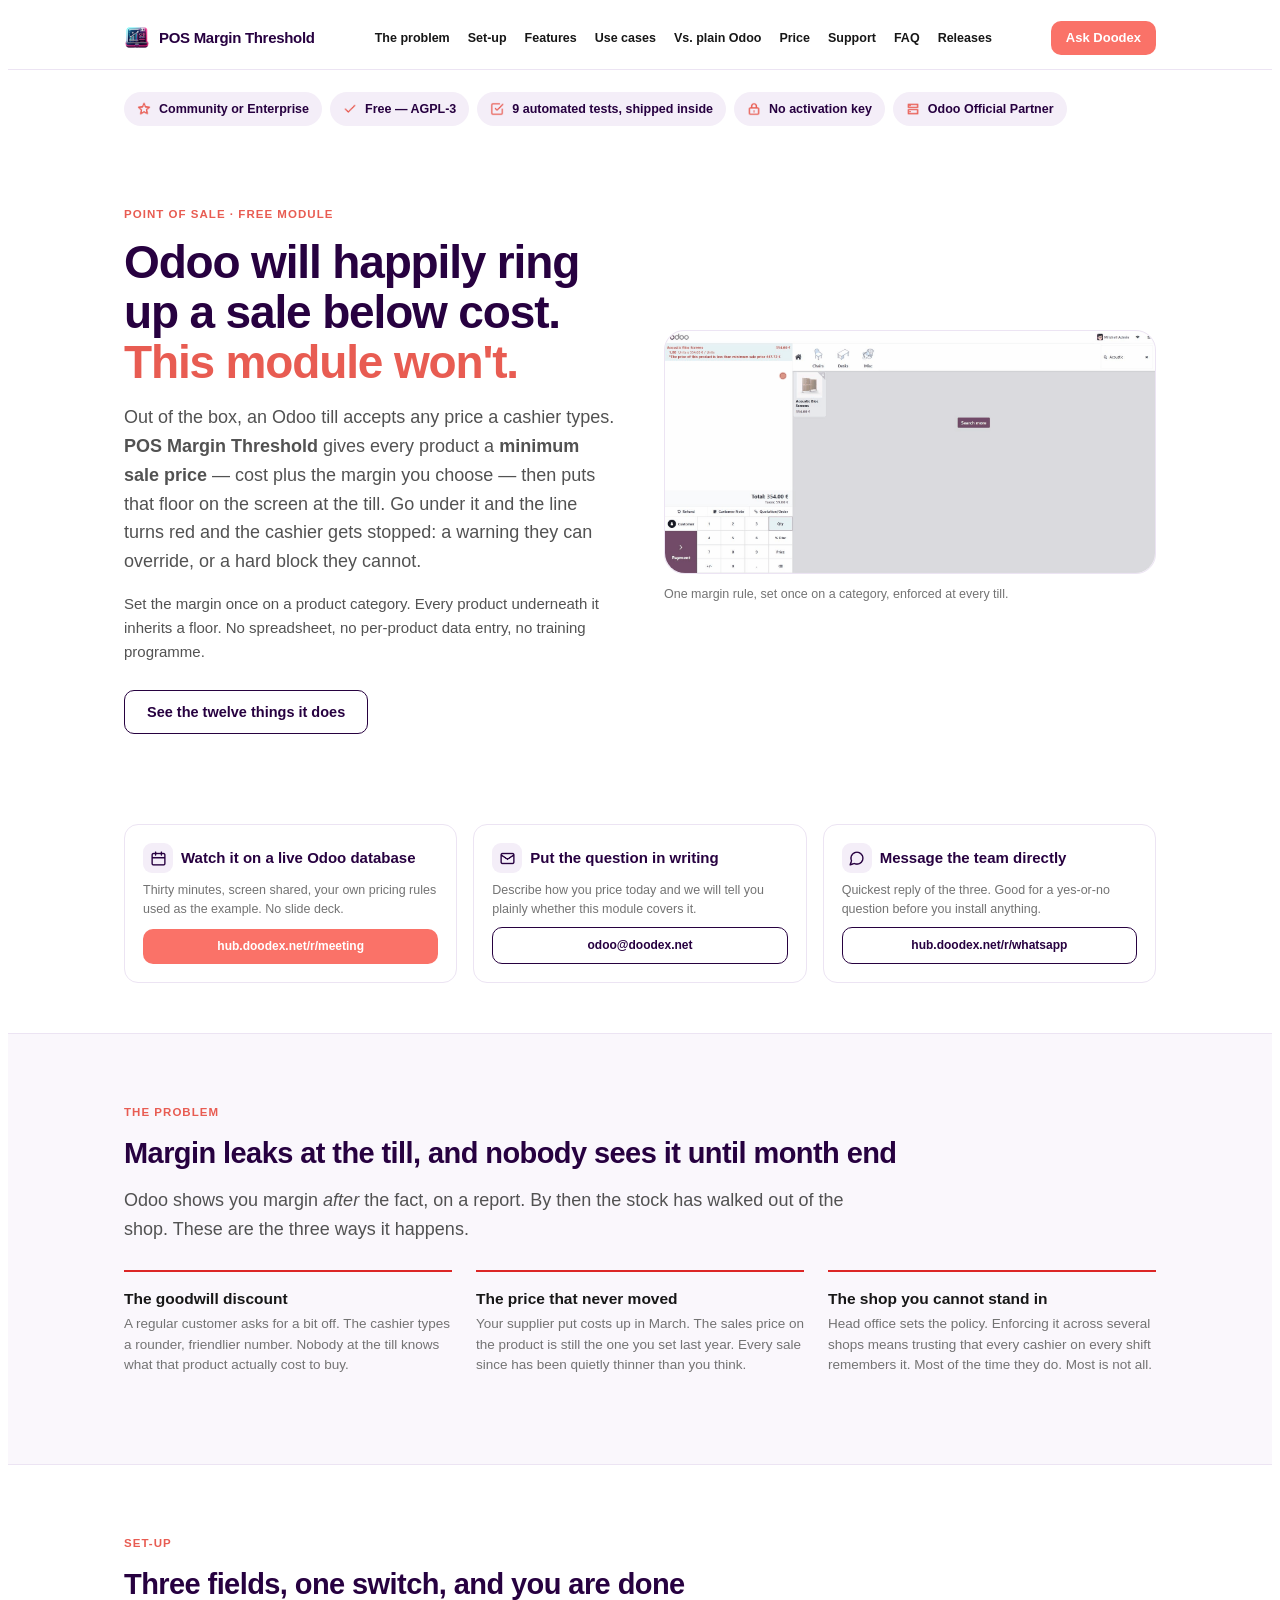
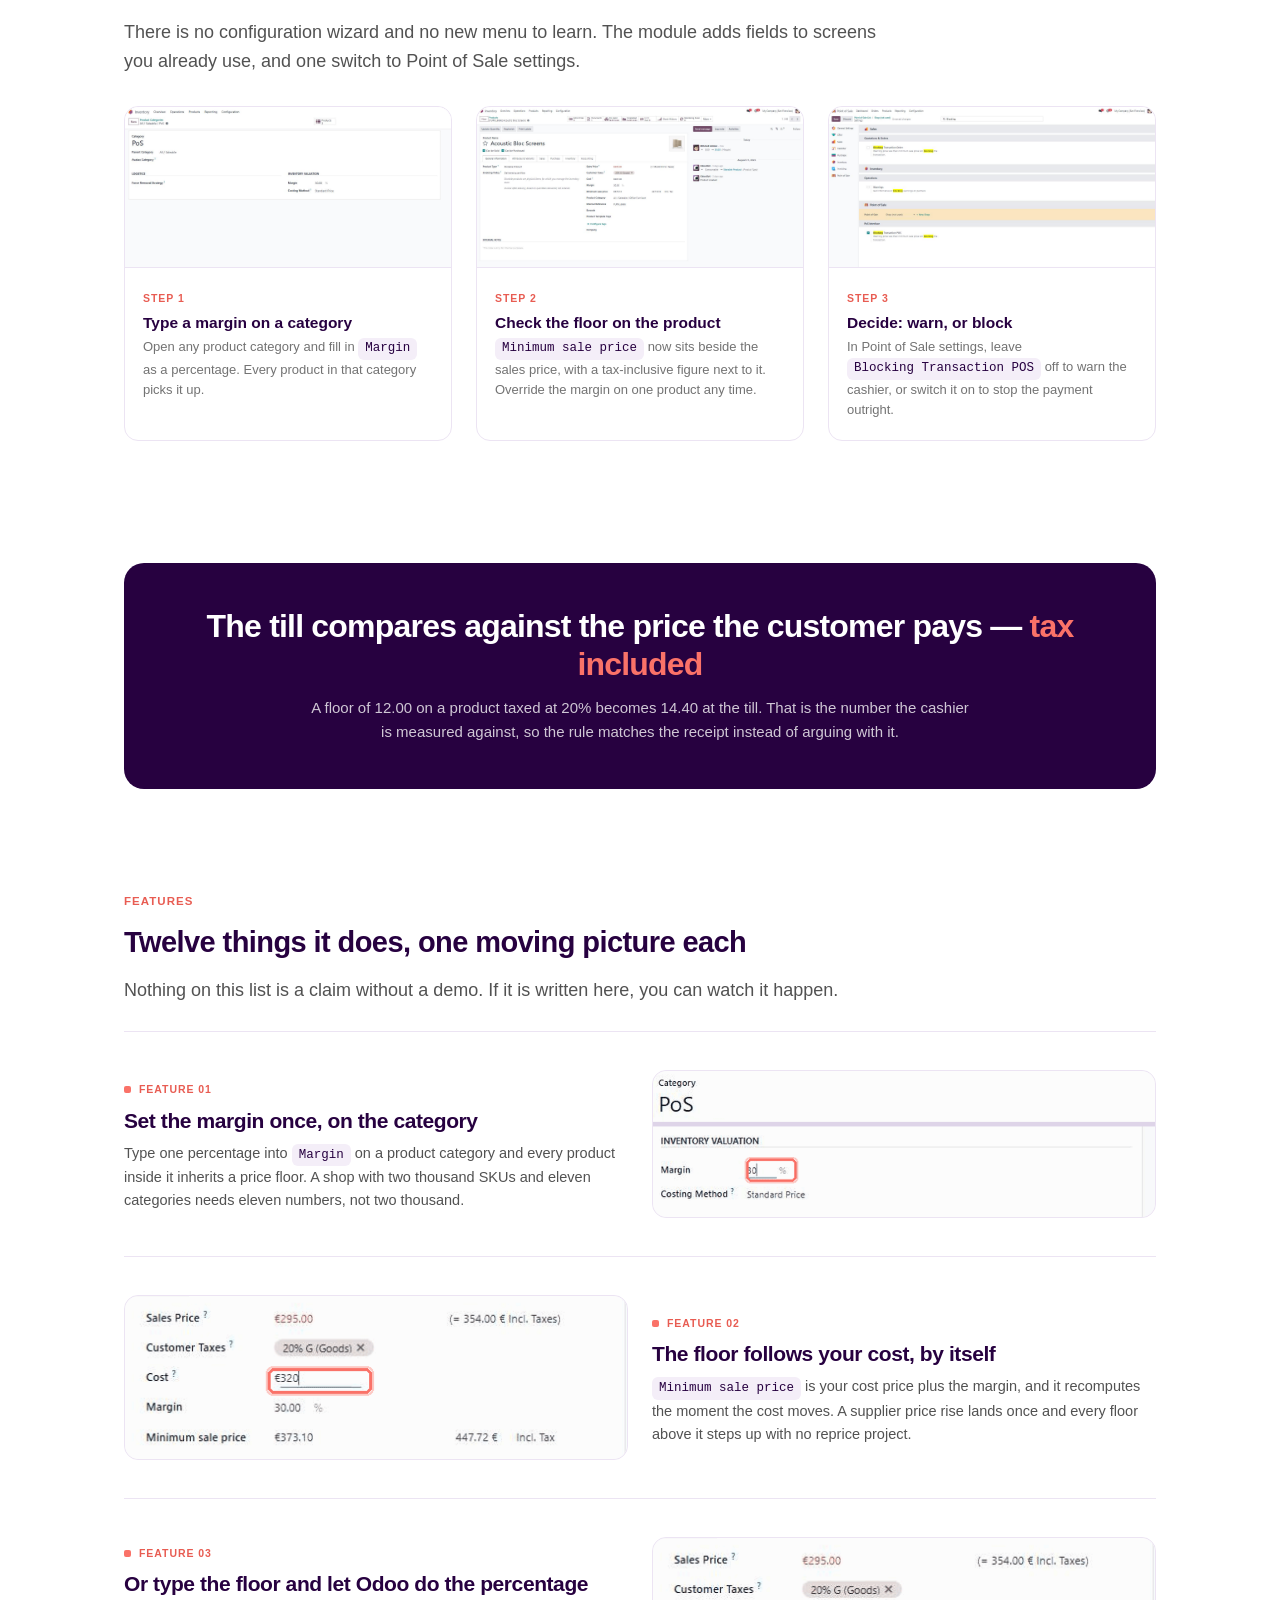
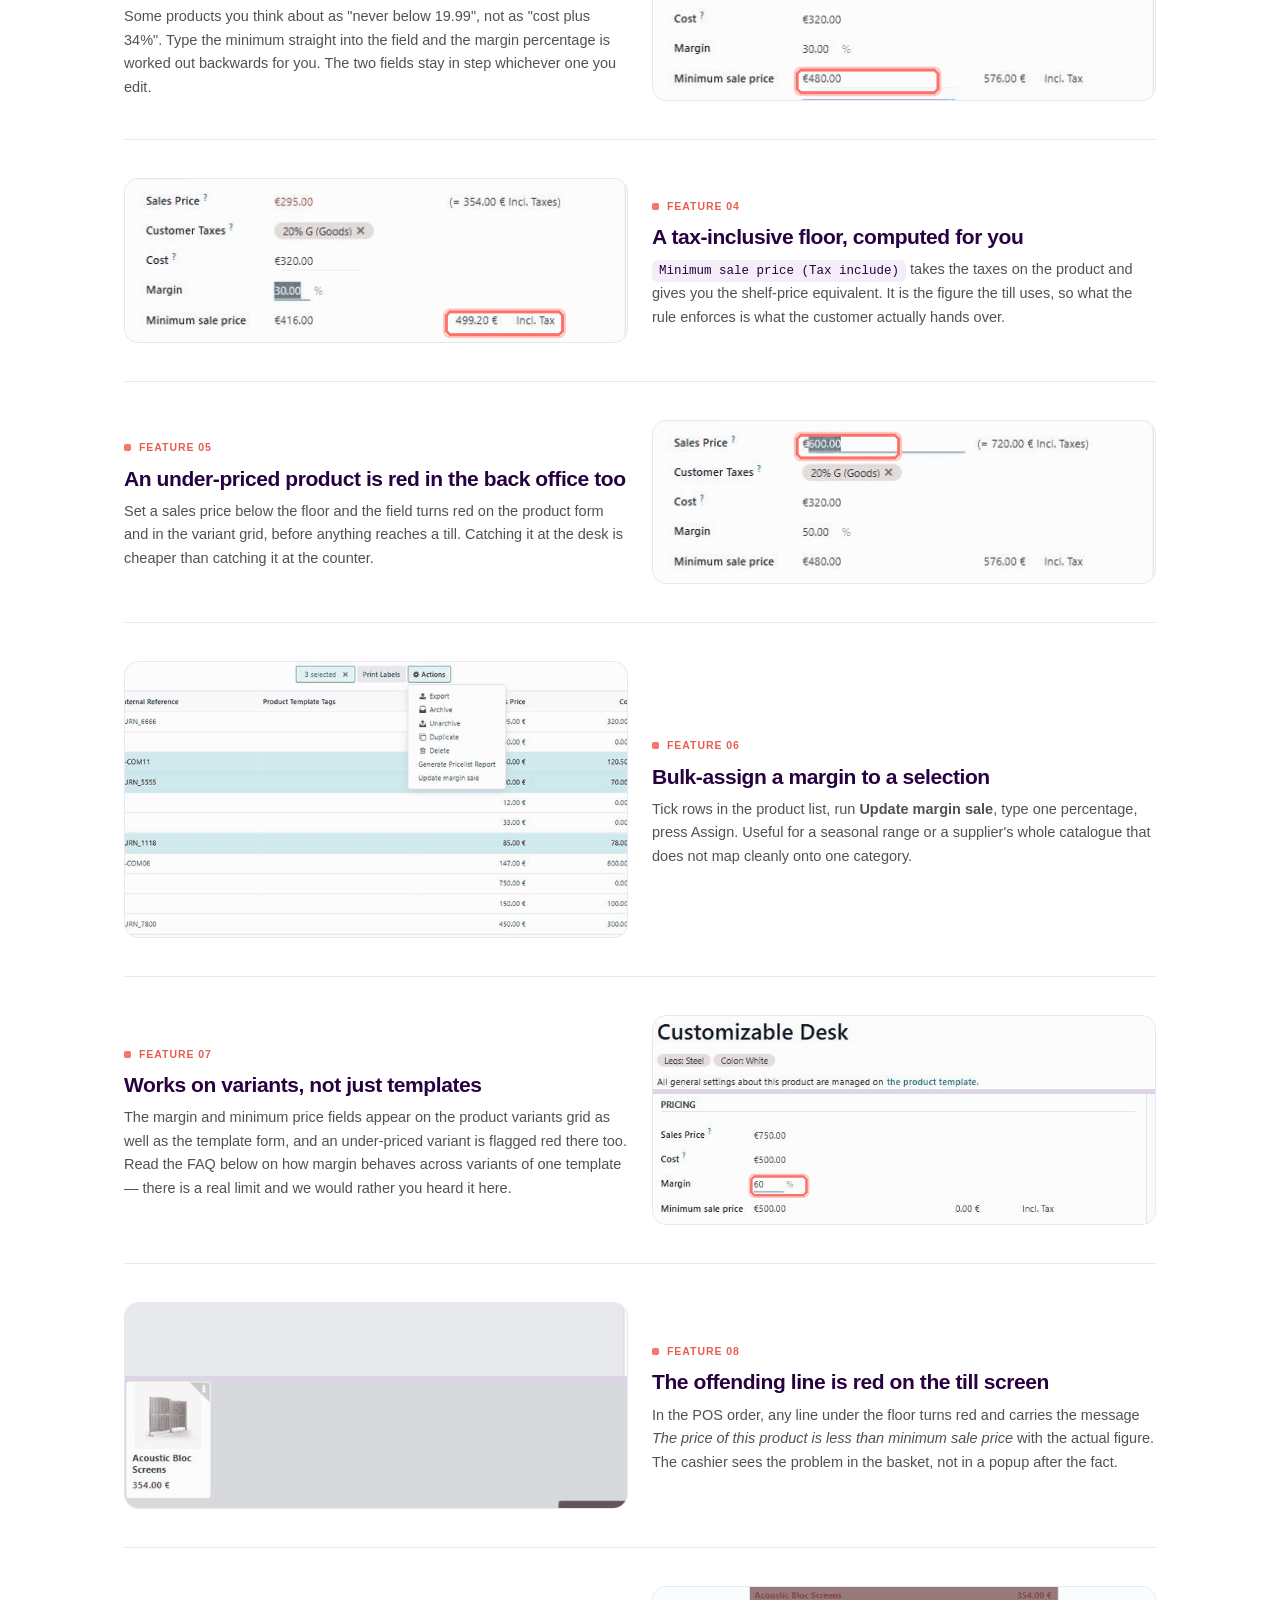
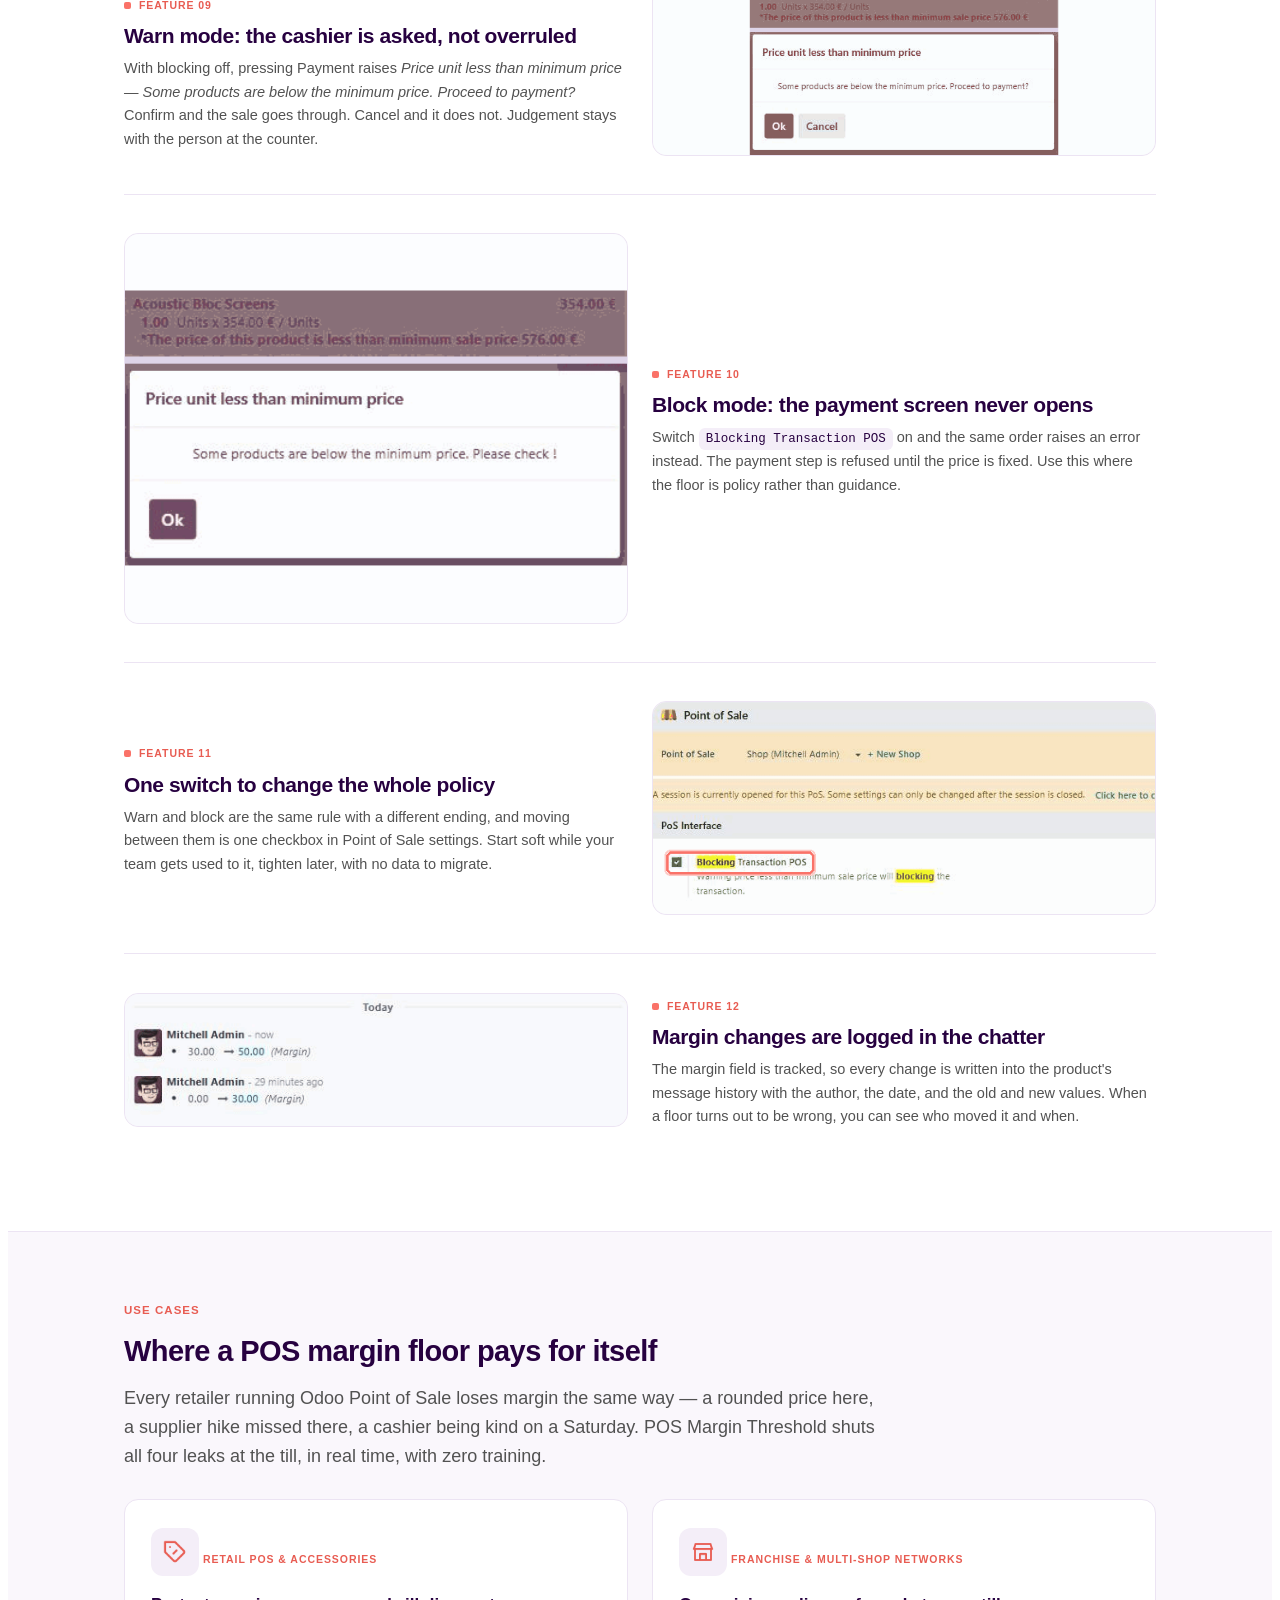
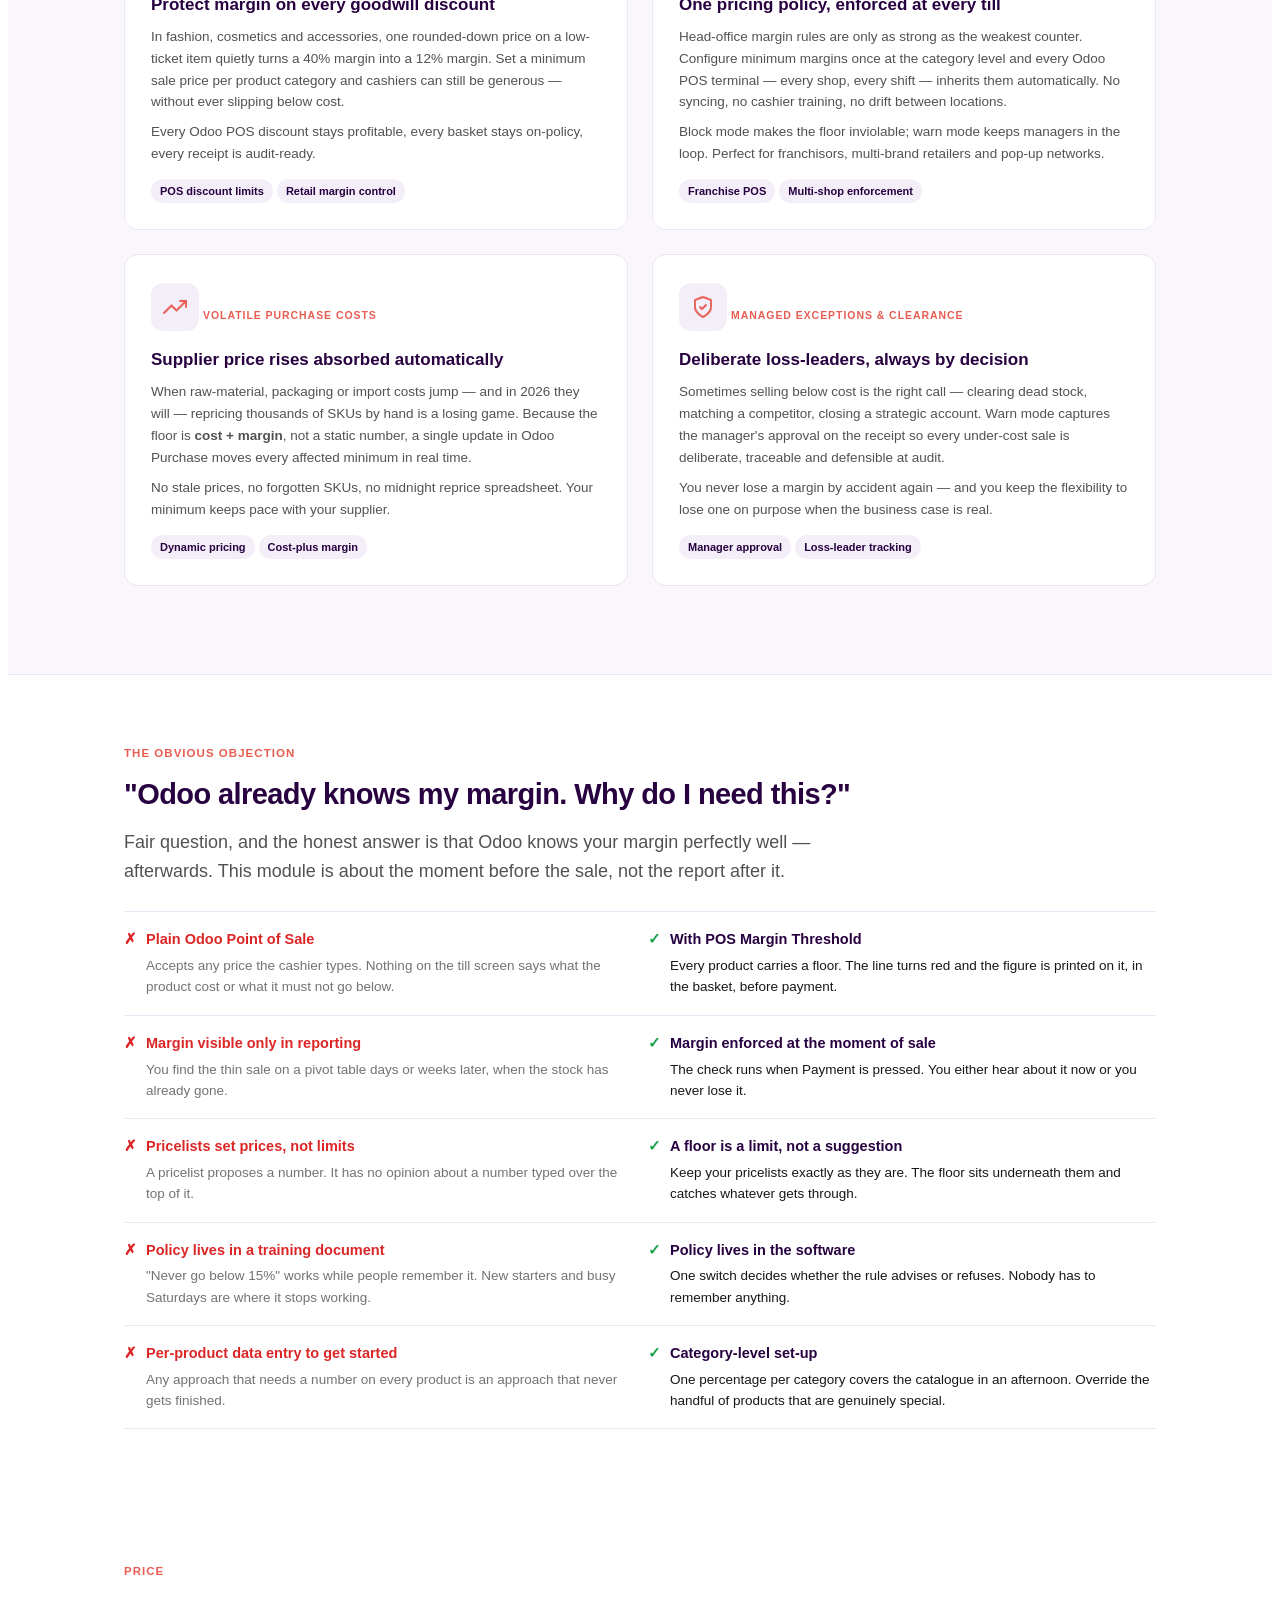
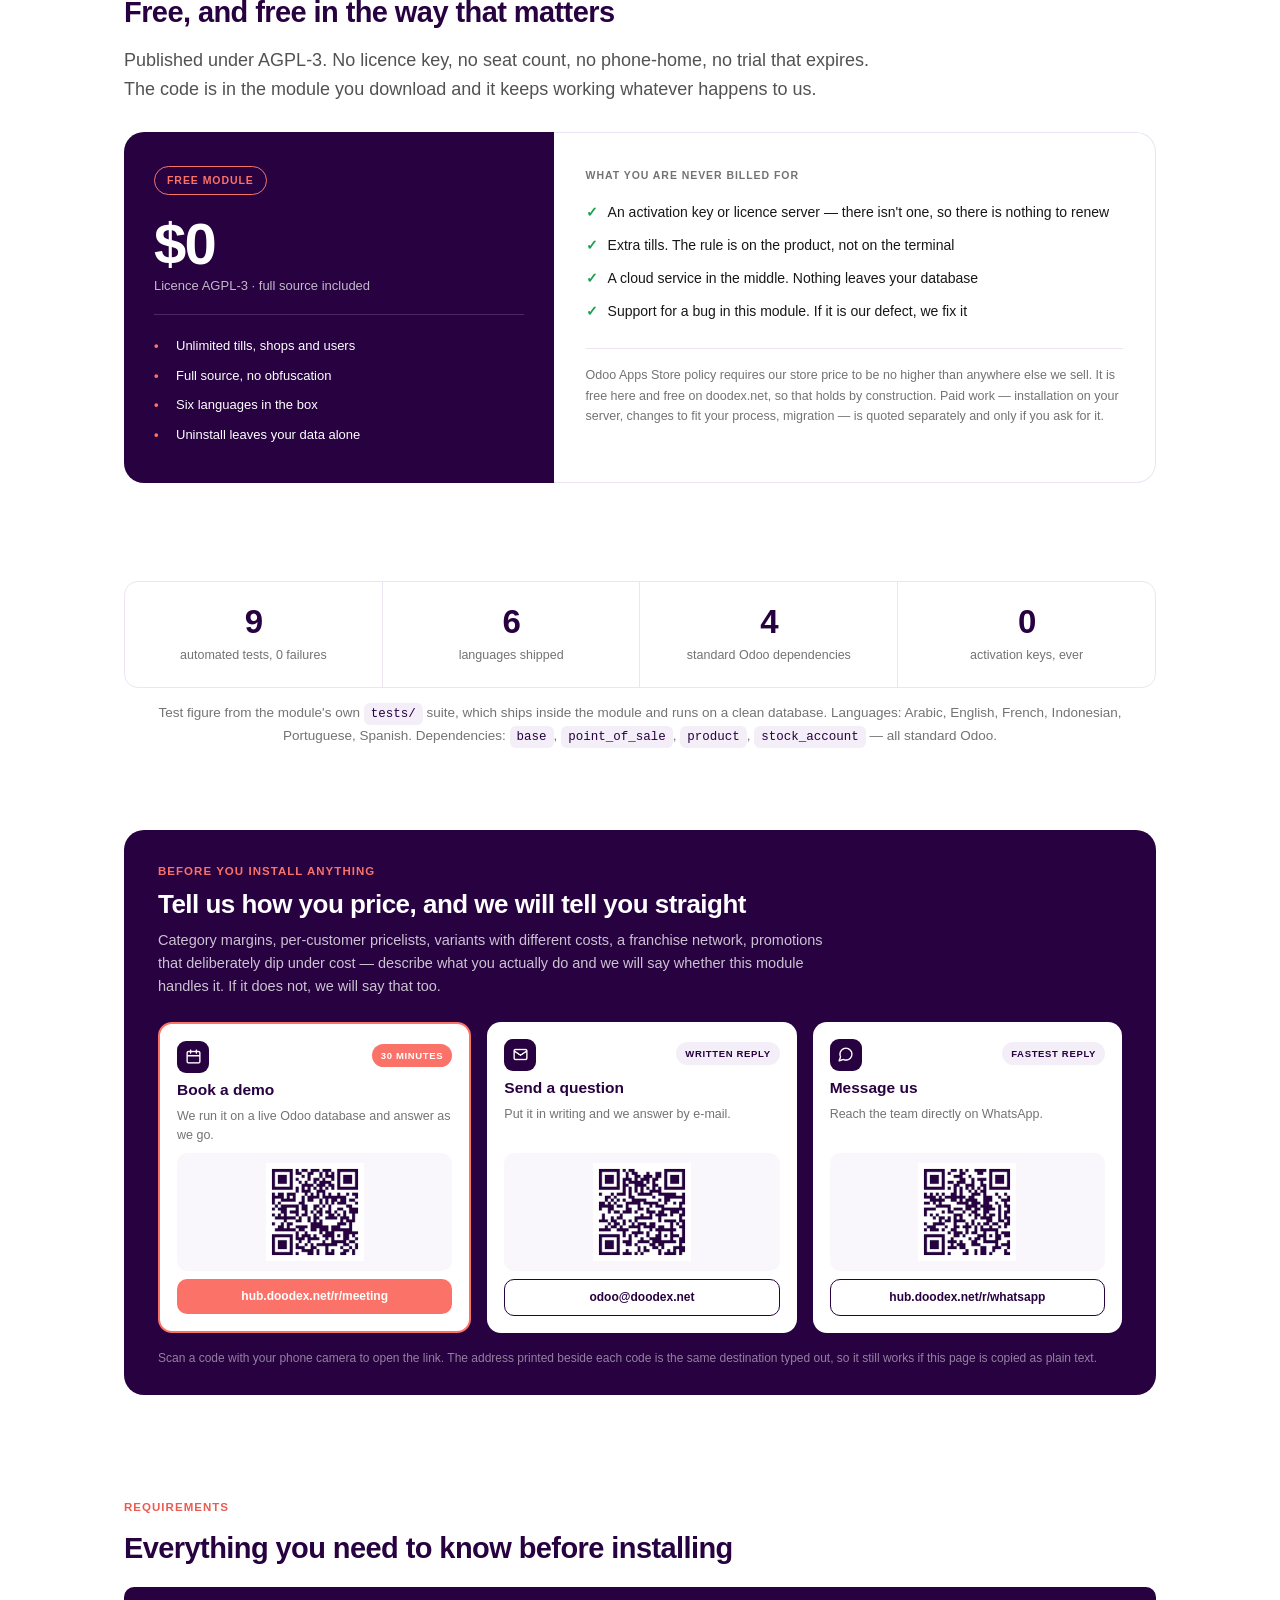
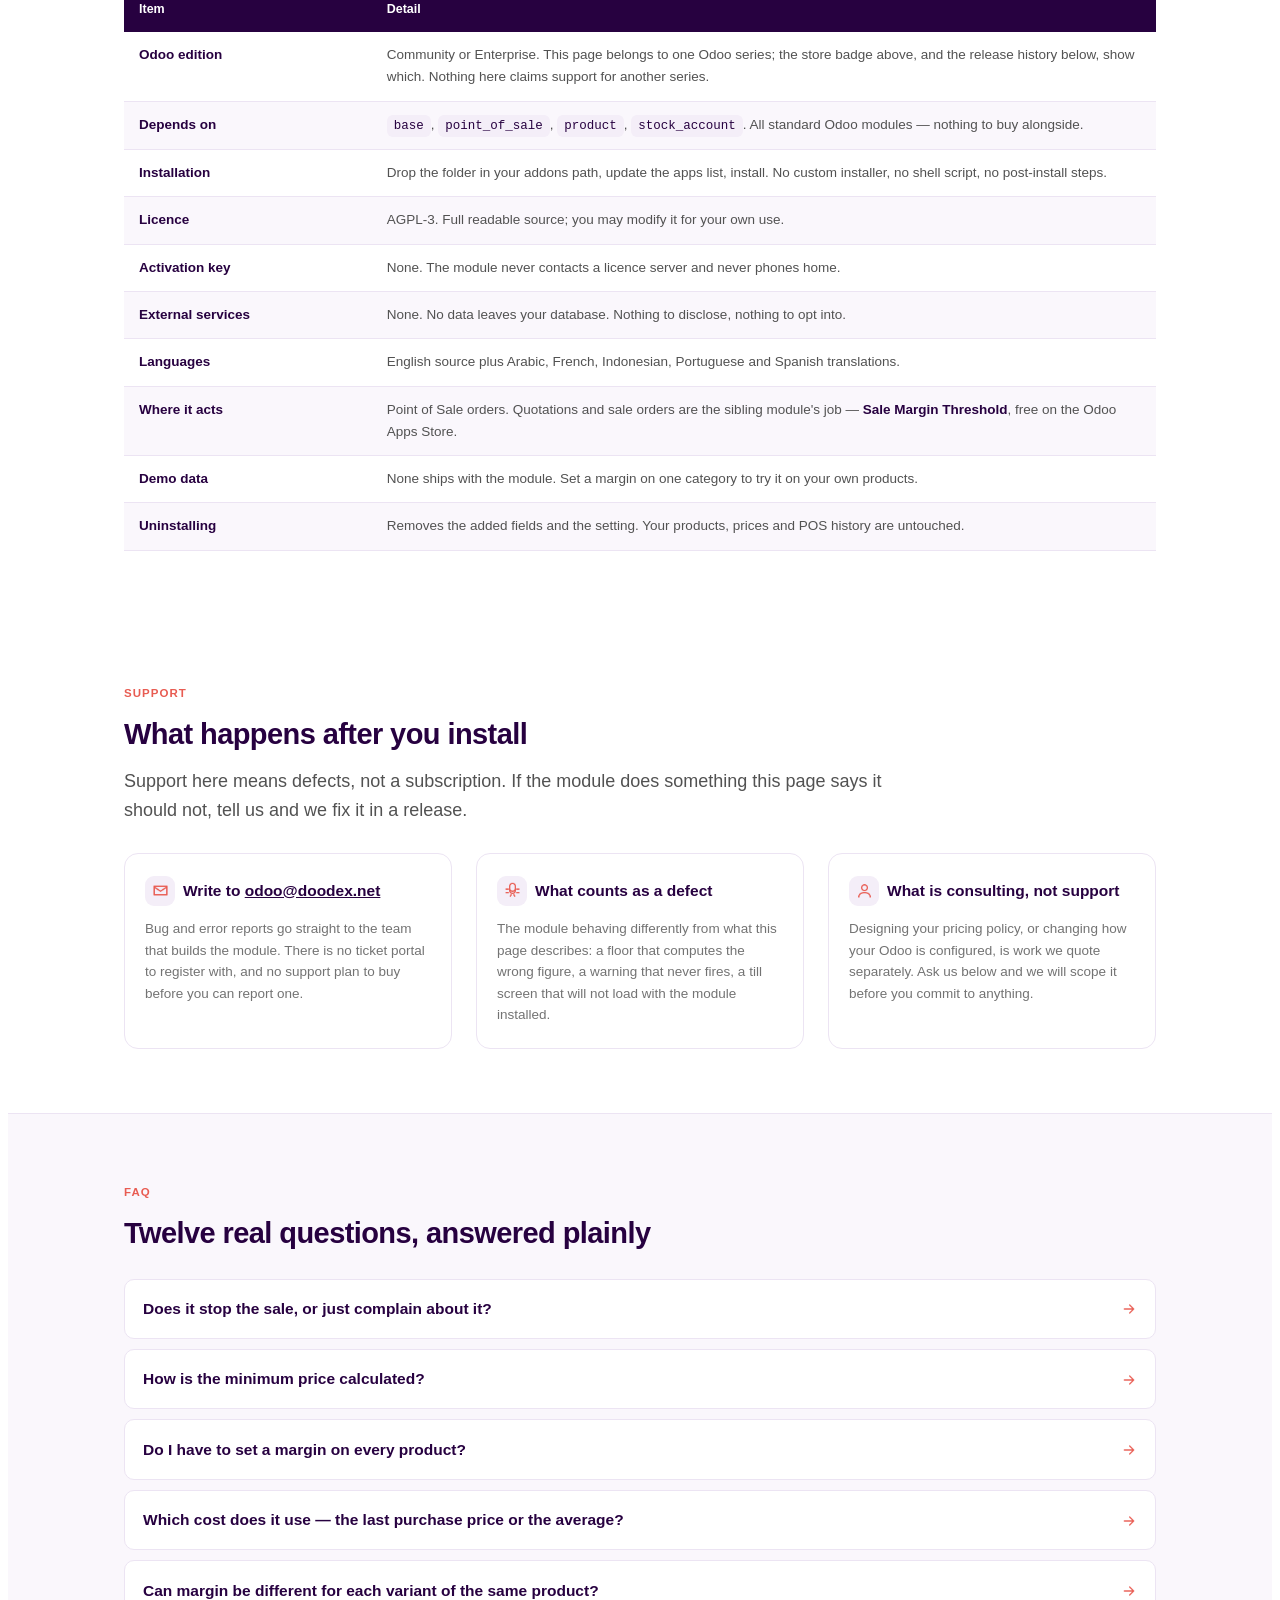
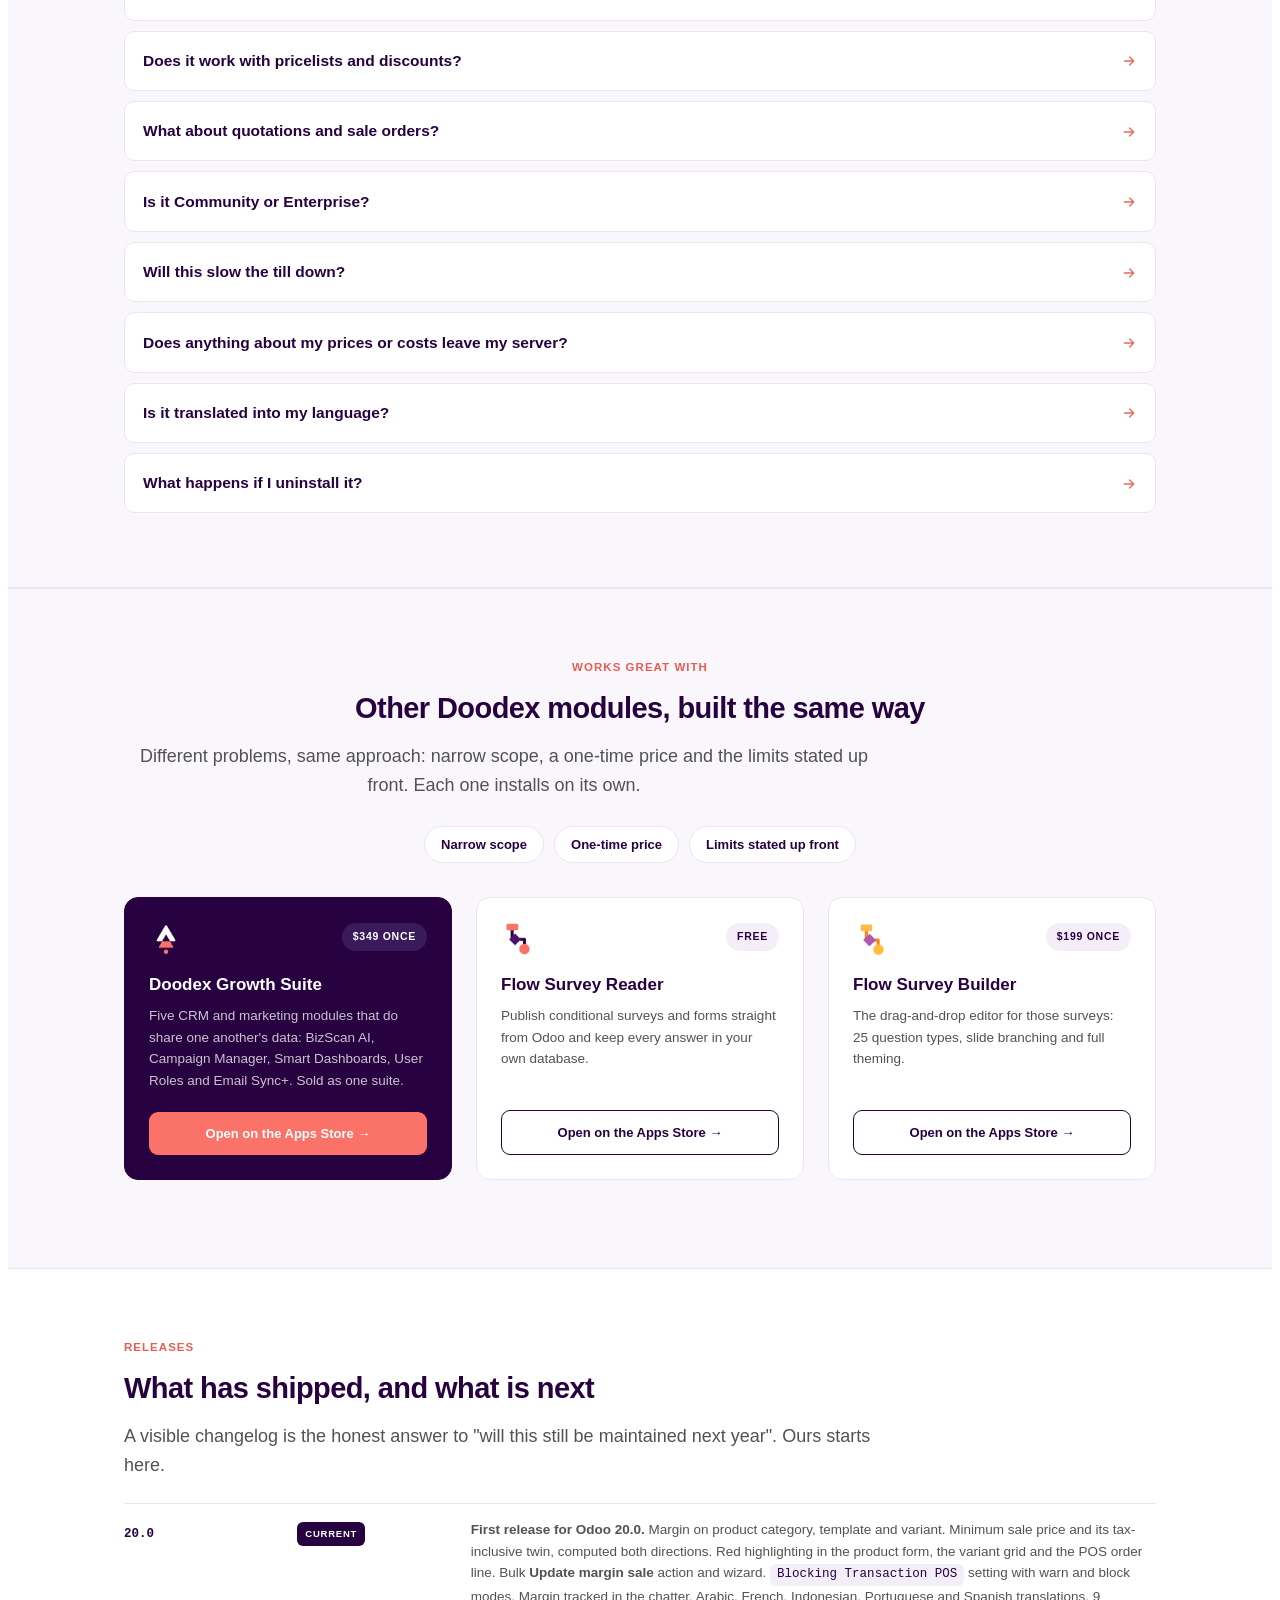
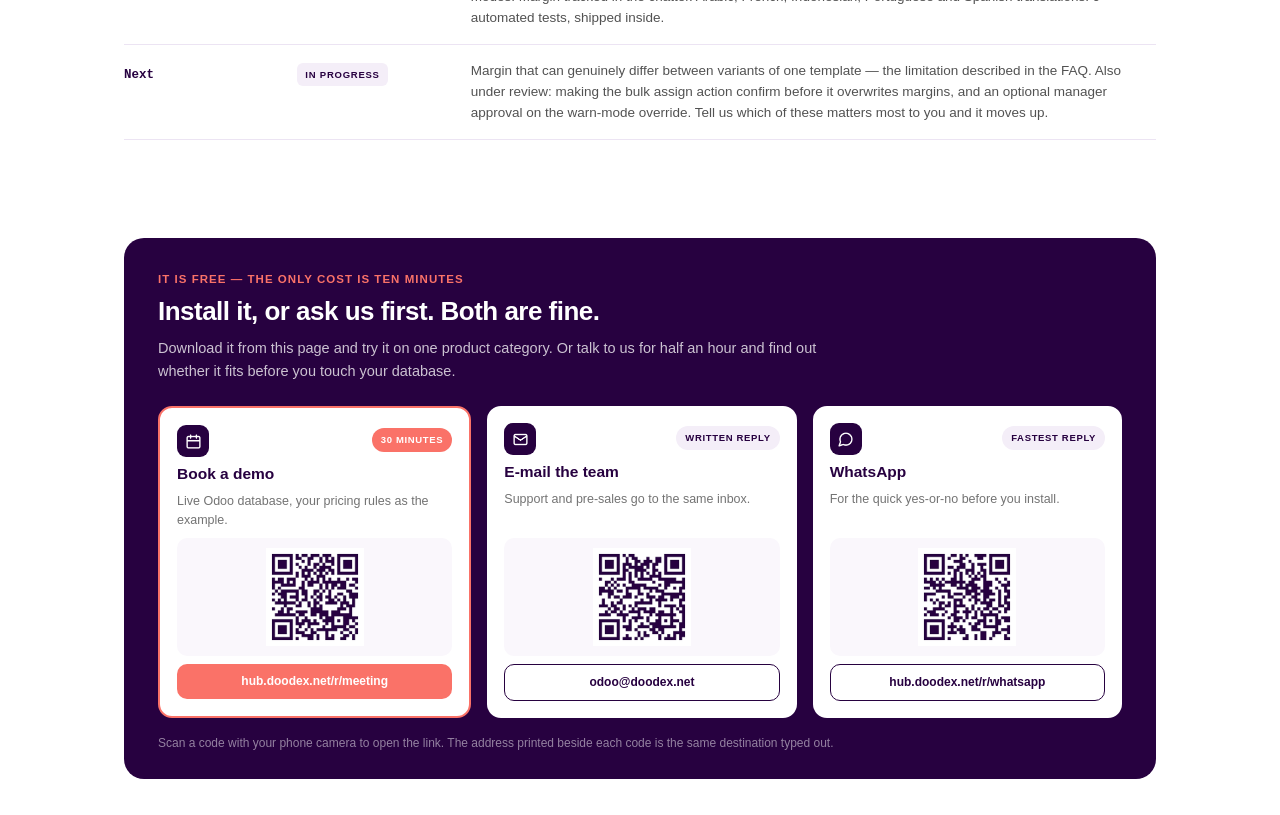
<file: pos_margin_threshold/static/description/index.html>
<!DOCTYPE html>
<html lang="en">
<head>
<meta charset="utf-8">
<meta name="viewport" content="width=device-width, initial-scale=1">
<title>POS Margin Threshold &mdash; minimum sale price enforced at the till</title>
<meta name="description" content="Set a margin once in Odoo and every Point of Sale till warns or blocks when a cashier sells below the minimum sale price. Free module by Doodex.">
</head>
<body>
<!--
  ==========================================================================
  POS Margin Threshold  .  Odoo Apps Store listing  .  Odoo 20.0
  Doodex  .  odoo@doodex.net

  GENERATED by tools/port_to_store.py from index.design.html. Do not hand-edit
  presentation here - change the generator and rebuild. Then, in order:
      python3 tools/check_store_html.py  static/description/index.html
      python3 tools/prove_sanitizer.py   static/description/index.html
  check_store_html must report 0 errors AND prove_sanitizer must report 0
  differing rows. The first alone is not enough: it only warns about a style
  block, so a listing can be 0-error and still fall apart on the store.

  NO EXTERNAL RESOURCE IS LOADED FROM THIS FILE. The vendor guidelines allow
  only resources inside static/description, canonical YouTube, Microsoft Teams,
  mailto: and skype:, and they forbid JavaScript. No CDN, no script, no icon
  webfont.

  NO BOOTSTRAP CLASSES. The store does not reliably serve Bootstrap to the
  description fragment; without it every row/col collapses to one column and
  every gutter disappears. All layout is real table markup:
    * table-layout:fixed with percentage widths for equal columns
    * border-spacing for gutters (needs border-collapse:separate), with a
      matching negative margin so the row still lines up with the headings
    * height:1px on the layout table so cells in a row match height
    * the <td> IS the card - it carries the background and the radius - and an
      inner <div> carries the padding, because box-sizing is not on Odoo's
      whitelist and no element may set a width and a padding at once
    * the feature zigzag is just cell order, no order utility
    * a card's bottom-anchored button is the last row of an inner
      height:100% table, not margin-top:auto

  NO <svg>. The sanitiser keeps the svg element but drops path/rect/circle, so
  an inline icon arrives as an empty box. Icons are PNGs in ./assets/icons,
  drawn at 132px from this design's own SVG paths by tools/make_icons.py.

  PURE ASCII. The store drops <head>, so a UTF-8 byte is then read as
  Windows-1252 - that is the mojibake that hit earlier listings. Every
  non-ASCII character is written as a numeric entity.

  NEVER WRITE THESE in a style attribute, they are silently deleted:
    background (shorthand - use background-color), background-image, gap, all
    grid-*, all flex-*, align-items, justify-content, box-shadow, box-sizing,
    position/top/right/bottom/left, z-index, transform, transition, animation,
    overflow, object-fit, word-wrap, border-left, border-right (only
    border-top and border-bottom are whitelisted; use the -width/-style/-color
    longhand). tools/port_to_store.py::legalize_styles enforces this.

  TOKENS  violet #270140  violet-2 #3a1a5a  coral #fa7268  coral-dk #e85c52
          ink-2 #171717  ink-3 #525252  ink-4 #737373
          surface #faf7fc  surface-2 #f4eef8  line #ece4f3
          success #16a34a  danger #dc2626   radii 6/10/14/20/9999px
  ==========================================================================
-->

<div class="pmt" style="background-color:#ffffff;color:#525252;font-family:Inter,-apple-system,BlinkMacSystemFont,'Segoe UI',Roboto,Helvetica,Arial,sans-serif;font-size:16px;line-height:1.65;text-align:left">
<style>
/* ==========================================================================
   NOT LOAD-BEARING. Every rule that matters is a style attribute using a
   whitelisted property, and the whole layout is real table markup. Delete this
   element and the page is unchanged in substance - tools/prove_sanitizer.py
   performs exactly that test and requires 0 differing pixel rows.

   NO box-sizing rule on purpose: the store kills this block, so any element
   that set both a size and a padding would change size between preview and
   store. The generator never emits that combination.

   What lives here is progressive enhancement only:
     * hover states, which cannot be inlined at all;
     * the mobile collapse, which turns the layout tables into one column
       under 820px. On a phone with this block killed the tables stay side by
       side and get narrow - legible but tight.
   ========================================================================== */
.pmt img { max-width: 100%; }
.pmt .jump a:hover { background-color: #f4eef8; color: #270140; }
.pmt .pbtn { transition: opacity .15s ease; }
.pmt .pbtn:hover { opacity: .9; }
@media (max-width: 820px) {
  .pmt h1 { font-size: 32px !important; }
  .pmt h2 { font-size: 23px !important; }
  .pmt table.lay { display: block !important; margin: 0 !important; }
  .pmt table.lay > tbody,
  .pmt table.lay > tbody > tr { display: block !important; }
  .pmt table.lay > tbody > tr > td {
    display: block !important;
    width: auto !important;
    border-left-width: 0 !important;
    margin-bottom: 14px;
  }
}
</style>
<!-- ============================== HEADER ============================== -->
<div style="background-color:#faf7fc;background-color:#ffffff;border-bottom-width:1px;border-bottom-style:solid;border-bottom-color:#ece4f3">
<div style="max-width:1032px;margin:0 auto;padding:0 24px">
<div style="padding:13px 0">
<table class="lay" style="width:100%;border-collapse:collapse;border-spacing:0px 0px;text-align:left"><tbody><tr><td style="padding:0;width:1%;vertical-align:middle"><table style="border-collapse:collapse;border-spacing:0px 0px"><tbody><tr><td style="vertical-align:middle;padding-right:9px"><img src="./assets/icons/brand-logo.png" alt="POS Margin Threshold logo" style="display:block;width:24px;height:24px;max-width:none;border-radius:6px"></td><td style="vertical-align:middle;font-size:15px;font-weight:800;color:#270140;letter-spacing:-.02em;white-space:nowrap">POS Margin Threshold</td></tr></tbody></table></td><td style="padding:0;vertical-align:middle"><div class="jump" style="text-align:center"><a href="#pmt-why" style="text-decoration:none;color:#171717;font-size:12.5px;font-weight:600;padding:7px 9px;border-radius:9999px;white-space:nowrap;display:inline-block">The problem</a><a href="#pmt-setup" style="text-decoration:none;color:#171717;font-size:12.5px;font-weight:600;padding:7px 9px;border-radius:9999px;white-space:nowrap;display:inline-block">Set-up</a><a href="#pmt-features" style="text-decoration:none;color:#171717;font-size:12.5px;font-weight:600;padding:7px 9px;border-radius:9999px;white-space:nowrap;display:inline-block">Features</a><a href="#pmt-usecases" style="text-decoration:none;color:#171717;font-size:12.5px;font-weight:600;padding:7px 9px;border-radius:9999px;white-space:nowrap;display:inline-block">Use cases</a><a href="#pmt-native" style="text-decoration:none;color:#171717;font-size:12.5px;font-weight:600;padding:7px 9px;border-radius:9999px;white-space:nowrap;display:inline-block">Vs. plain Odoo</a><a href="#pmt-price" style="text-decoration:none;color:#171717;font-size:12.5px;font-weight:600;padding:7px 9px;border-radius:9999px;white-space:nowrap;display:inline-block">Price</a><a href="#pmt-support" style="text-decoration:none;color:#171717;font-size:12.5px;font-weight:600;padding:7px 9px;border-radius:9999px;white-space:nowrap;display:inline-block">Support</a><a href="#pmt-faq" style="text-decoration:none;color:#171717;font-size:12.5px;font-weight:600;padding:7px 9px;border-radius:9999px;white-space:nowrap;display:inline-block">FAQ</a><a href="#pmt-releases" style="text-decoration:none;color:#171717;font-size:12.5px;font-weight:600;padding:7px 9px;border-radius:9999px;white-space:nowrap;display:inline-block">Releases</a></div></td><td style="padding:0;width:1%;vertical-align:middle"><a class="pbtn" href="mailto:odoo@doodex.net" style="background-color:#fa7268;color:#ffffff;font-weight:700;text-decoration:none;border-radius:10px;line-height:1.25;font-size:13px;padding:9px 15px;display:inline-block;white-space:nowrap">Ask Doodex</a></td></tr></tbody></table>
</div>
</div>
</div>

<!-- ============================== TRUST BAR ============================== -->
<div style="max-width:1032px;margin:0 auto;padding:0 24px">
<div style="padding:18px 0"><span style="display:inline-block;font-size:12.5px;font-weight:600;color:#270140;background-color:#f4eef8;border-radius:9999px;padding:7px 13px;margin:4px 8px 4px 0;white-space:nowrap"><img class="pmtico" src="./assets/icons/ic-chip-odoo.png" alt="" style="display:inline-block;width:14px;height:14px;max-width:none;vertical-align:middle"><span style="padding-left:8px">Community or Enterprise</span></span><span style="display:inline-block;font-size:12.5px;font-weight:600;color:#270140;background-color:#f4eef8;border-radius:9999px;padding:7px 13px;margin:4px 8px 4px 0;white-space:nowrap"><img class="pmtico" src="./assets/icons/ic-chip-free.png" alt="" style="display:inline-block;width:14px;height:14px;max-width:none;vertical-align:middle"><span style="padding-left:8px">Free &#8212; AGPL-3</span></span><span style="display:inline-block;font-size:12.5px;font-weight:600;color:#270140;background-color:#f4eef8;border-radius:9999px;padding:7px 13px;margin:4px 8px 4px 0;white-space:nowrap"><img class="pmtico" src="./assets/icons/ic-chip-tests.png" alt="" style="display:inline-block;width:14px;height:14px;max-width:none;vertical-align:middle"><span style="padding-left:8px">9 automated tests, shipped inside</span></span><span style="display:inline-block;font-size:12.5px;font-weight:600;color:#270140;background-color:#f4eef8;border-radius:9999px;padding:7px 13px;margin:4px 8px 4px 0;white-space:nowrap"><img class="pmtico" src="./assets/icons/ic-chip-key.png" alt="" style="display:inline-block;width:14px;height:14px;max-width:none;vertical-align:middle"><span style="padding-left:8px">No activation key</span></span><span style="display:inline-block;font-size:12.5px;font-weight:600;color:#270140;background-color:#f4eef8;border-radius:9999px;padding:7px 13px;margin:4px 8px 4px 0;white-space:nowrap"><img class="pmtico" src="./assets/icons/ic-chip-partner.png" alt="" style="display:inline-block;width:14px;height:14px;max-width:none;vertical-align:middle"><span style="padding-left:8px">Odoo Official Partner</span></span></div>
</div>

<!-- ============================== HERO ============================== -->
<div style="max-width:1032px;margin:0 auto;padding:0 24px">
<div style="padding:52px 0 56px">
<table class="lay" style="width:calc(100% + 48px);margin:0 -24px;table-layout:fixed;border-collapse:collapse;border-spacing:0px 0px"><tbody><tr><td style="padding:0;width:50%;vertical-align:middle"><div style="padding:0 24px"><p style="display:inline-block;font-size:11.5px;font-weight:800;letter-spacing:.09em;text-transform:uppercase;color:#e85c52;margin:0 0 14px">Point of Sale &#183; Free module</p><h1 style="color:#270140;font-size:46px;font-weight:800;line-height:1.08;letter-spacing:-.025em;margin:0">Odoo will happily ring up a sale below cost. <span style="color:#e85c52">This module won't.</span></h1><p style="font-size:18px;line-height:1.6;color:#525252;margin:16px 0 0">Out of the box, an Odoo till accepts any price a cashier types. <b>POS Margin Threshold</b> gives every product a <b>minimum sale price</b> &#8212; cost plus the margin you choose &#8212; then puts that floor on the screen at the till. Go under it and the line turns red and the cashier gets stopped: a warning they can override, or a hard block they cannot.</p><p style="font-size:15px;line-height:1.6;color:#525252;margin:16px 0 0">Set the margin once on a product category. Every product underneath it inherits a floor. No spreadsheet, no per-product data entry, no training programme.</p><div style="margin-top:26px"><a class="pbtn" href="#pmt-features" style="background-color:#ffffff;color:#270140;border-width:1.5px;border-style:solid;border-color:#270140;font-weight:700;text-decoration:none;border-radius:10px;line-height:1.25;font-size:14.5px;padding:12px 22px;display:inline-block">See the twelve things it does</a></div></div></td><td style="padding:0;width:50%;vertical-align:middle"><div style="padding:0 24px"><div style="background-color:#faf7fc;border-radius:20px;border-width:1px;border-style:solid;border-color:#ece4f3"><img src="./assets/gifs/hero-full-journey.gif" alt="POS Margin Threshold: a margin percentage is typed on a product category, the minimum sale price appears on the product, then a Point of Sale order line turns red and the payment is stopped." style="display:block;width:100%;height:auto;border-radius:20px"></div><p style="font-size:12.5px;color:#737373;margin:10px 0 0">One margin rule, set once on a category, enforced at every till.</p></div></td></tr></tbody></table>
</div>
</div>

<!-- ============================== THREE ROUTES ============================== -->
<div style="max-width:1032px;margin:0 auto;padding:0 24px">
<div style="padding:34px 0 50px">
<table class="lay" style="width:calc(100% + 32px);margin:0 -16px;table-layout:fixed;border-collapse:separate;border-spacing:16px 0;height:1px"><tbody><tr><td style="padding:0;width:33.33%;vertical-align:top;background-color:#ffffff;border-radius:14px;border-width:1px;border-style:solid;border-color:#ece4f3"><table style="width:100%;height:100%;border-collapse:collapse;border-spacing:0px 0px"><tbody><tr><td style="padding:18px 18px 0;vertical-align:top"><table style="border-collapse:collapse;border-spacing:0px 0px"><tbody><tr><td style="padding:0;width:30px;height:30px;border-radius:9px;background-color:#f4eef8;text-align:center;vertical-align:middle"><img class="pmtico" src="./assets/icons/ic-route-demo.png" alt="" style="display:block;width:17px;height:17px;max-width:none;margin:0 auto"></td><td style="padding:0 0 0 8px;vertical-align:middle"><h3 style="color:#270140;font-size:15px;font-weight:700;line-height:1.35;margin:0">Watch it on a live Odoo database</h3></td></tr></tbody></table><p style="font-size:12.5px;color:#737373;line-height:1.5;margin:8px 0 0">Thirty minutes, screen shared, your own pricing rules used as the example. No slide deck.</p></td></tr><tr><td style="padding:0 18px 18px;vertical-align:bottom"><a class="pbtn" style="background-color:#fa7268;color:#ffffff;font-weight:700;text-decoration:none;border-radius:10px;line-height:1.25;font-size:12px;padding:10px;display:block;text-align:center;margin-top:8px">hub.doodex.net<wbr/>/r/meeting</a></td></tr></tbody></table></td><td style="padding:0;width:33.33%;vertical-align:top;background-color:#ffffff;border-radius:14px;border-width:1px;border-style:solid;border-color:#ece4f3"><table style="width:100%;height:100%;border-collapse:collapse;border-spacing:0px 0px"><tbody><tr><td style="padding:18px 18px 0;vertical-align:top"><table style="border-collapse:collapse;border-spacing:0px 0px"><tbody><tr><td style="padding:0;width:30px;height:30px;border-radius:9px;background-color:#f4eef8;text-align:center;vertical-align:middle"><img class="pmtico" src="./assets/icons/ic-route-mail.png" alt="" style="display:block;width:17px;height:17px;max-width:none;margin:0 auto"></td><td style="padding:0 0 0 8px;vertical-align:middle"><h3 style="color:#270140;font-size:15px;font-weight:700;line-height:1.35;margin:0">Put the question in writing</h3></td></tr></tbody></table><p style="font-size:12.5px;color:#737373;line-height:1.5;margin:8px 0 0">Describe how you price today and we will tell you plainly whether this module covers it.</p></td></tr><tr><td style="padding:0 18px 18px;vertical-align:bottom"><a class="pbtn" href="mailto:odoo@doodex.net" style="background-color:#ffffff;color:#270140;border-width:1.5px;border-style:solid;border-color:#270140;font-weight:700;text-decoration:none;border-radius:10px;line-height:1.25;font-size:12px;padding:10px;display:block;text-align:center;margin-top:8px">odoo@doodex.net</a></td></tr></tbody></table></td><td style="padding:0;width:33.33%;vertical-align:top;background-color:#ffffff;border-radius:14px;border-width:1px;border-style:solid;border-color:#ece4f3"><table style="width:100%;height:100%;border-collapse:collapse;border-spacing:0px 0px"><tbody><tr><td style="padding:18px 18px 0;vertical-align:top"><table style="border-collapse:collapse;border-spacing:0px 0px"><tbody><tr><td style="padding:0;width:30px;height:30px;border-radius:9px;background-color:#f4eef8;text-align:center;vertical-align:middle"><img class="pmtico" src="./assets/icons/ic-route-chat.png" alt="" style="display:block;width:17px;height:17px;max-width:none;margin:0 auto"></td><td style="padding:0 0 0 8px;vertical-align:middle"><h3 style="color:#270140;font-size:15px;font-weight:700;line-height:1.35;margin:0">Message the team directly</h3></td></tr></tbody></table><p style="font-size:12.5px;color:#737373;line-height:1.5;margin:8px 0 0">Quickest reply of the three. Good for a yes-or-no question before you install anything.</p></td></tr><tr><td style="padding:0 18px 18px;vertical-align:bottom"><a class="pbtn" style="background-color:#ffffff;color:#270140;border-width:1.5px;border-style:solid;border-color:#270140;font-weight:700;text-decoration:none;border-radius:10px;line-height:1.25;font-size:12px;padding:10px;display:block;text-align:center;margin-top:8px">hub.doodex.net<wbr/>/r/whatsapp</a></td></tr></tbody></table></td></tr></tbody></table>
</div>
</div>

<!-- ============================== PROBLEM BAND ============================== -->
<div id="pmt-why" style="background-color:#faf7fc;border-top-width:1px;border-top-style:solid;border-top-color:#ece4f3;border-bottom-width:1px;border-bottom-style:solid;border-bottom-color:#ece4f3">
<div style="max-width:1032px;margin:0 auto;padding:0 24px">
<div style="padding:64px 0">
<p style="display:inline-block;font-size:11.5px;font-weight:800;letter-spacing:.09em;text-transform:uppercase;color:#e85c52;margin:0 0 14px">The problem</p>
<h2 style="color:#270140;font-size:29px;font-weight:800;line-height:1.2;letter-spacing:-.02em;margin:0">Margin leaks at the till, and nobody sees it until month end</h2>
<p style="font-size:18px;line-height:1.6;color:#525252;margin:16px 0 0;max-width:760px">Odoo shows you margin <i>after</i> the fact, on a report. By then the stock has walked out of the shop. These are the three ways it happens.</p>
<div style="margin:26px 0 24px"><table class="lay" style="width:calc(100% + 24px);margin:0 -12px;table-layout:fixed;border-collapse:collapse;border-spacing:0px 0px"><tbody><tr><td style="padding:0;width:33.33%;vertical-align:top"><div style="padding:0 12px"><div style="border-top-width:2px;border-top-style:solid;border-top-color:#dc2626"><div style="padding:18px 0 0"><h3 style="font-size:15.5px;font-weight:700;color:#171717;line-height:1.2;margin:0 0 5px">The goodwill discount</h3><p style="font-size:13.5px;color:#737373;line-height:1.55;margin:0">A regular customer asks for a bit off. The cashier types a rounder, friendlier number. Nobody at the till knows what that product actually cost to buy.</p></div></div></div></td><td style="padding:0;width:33.33%;vertical-align:top"><div style="padding:0 12px"><div style="border-top-width:2px;border-top-style:solid;border-top-color:#dc2626"><div style="padding:18px 0 0"><h3 style="font-size:15.5px;font-weight:700;color:#171717;line-height:1.2;margin:0 0 5px">The price that never moved</h3><p style="font-size:13.5px;color:#737373;line-height:1.55;margin:0">Your supplier put costs up in March. The sales price on the product is still the one you set last year. Every sale since has been quietly thinner than you think.</p></div></div></div></td><td style="padding:0;width:33.33%;vertical-align:top"><div style="padding:0 12px"><div style="border-top-width:2px;border-top-style:solid;border-top-color:#dc2626"><div style="padding:18px 0 0"><h3 style="font-size:15.5px;font-weight:700;color:#171717;line-height:1.2;margin:0 0 5px">The shop you cannot stand in</h3><p style="font-size:13.5px;color:#737373;line-height:1.55;margin:0">Head office sets the policy. Enforcing it across several shops means trusting that every cashier on every shift remembers it. Most of the time they do. Most is not all.</p></div></div></div></td></tr></tbody></table></div>
</div>
</div>
</div>

<!-- ============================== SET-UP ============================== -->
<div id="pmt-setup" style="max-width:1032px;margin:0 auto;padding:0 24px">
<div style="padding:64px 0">
<p style="display:inline-block;font-size:11.5px;font-weight:800;letter-spacing:.09em;text-transform:uppercase;color:#e85c52;margin:0 0 14px">Set-up</p>
<h2 style="color:#270140;font-size:29px;font-weight:800;line-height:1.2;letter-spacing:-.02em;margin:0">Three fields, one switch, and you are done</h2>
<p style="font-size:18px;line-height:1.6;color:#525252;margin:16px 0 0;max-width:760px">There is no configuration wizard and no new menu to learn. The module adds fields to screens you already use, and one switch to Point of Sale settings.</p>
<div style="margin:30px 0 24px"><table class="lay" style="width:calc(100% + 48px);margin:0 -24px;table-layout:fixed;border-collapse:separate;border-spacing:24px 0;height:1px"><tbody><tr><td style="padding:0;width:33.33%;vertical-align:top;background-color:#ffffff;border-radius:14px;border-width:1px;border-style:solid;border-color:#ece4f3"><div style="background-color:#faf7fc;border-radius:14px 14px 0 0;border-bottom-width:1px;border-bottom-style:solid;border-bottom-color:#ece4f3"><img src="./assets/screenshots/ss-01-category-margin.png" alt="An Odoo product category form with the Margin percentage field filled in, above the Costing Method field." style="display:block;width:100%;height:auto;border-radius:14px 14px 0 0"></div><div style="padding:16px 18px 20px"><span style="display:inline-block;font-size:10.5px;font-weight:800;letter-spacing:.09em;text-transform:uppercase;color:#e85c52;margin-bottom:6px">Step 1</span><h3 style="color:#270140;font-size:15.5px;font-weight:700;line-height:1.2;margin:0 0 5px">Type a margin on a category</h3><p style="font-size:13px;color:#737373;line-height:1.55;margin:0">Open any product category and fill in <span style="display:inline-block;font-family:ui-monospace,'SF Mono',Menlo,Consolas,monospace;font-size:12.5px;background-color:#f4eef8;color:#270140;padding:1px 7px;border-radius:6px">Margin</span> as a percentage. Every product in that category picks it up.</p></div></td><td style="padding:0;width:33.33%;vertical-align:top;background-color:#ffffff;border-radius:14px;border-width:1px;border-style:solid;border-color:#ece4f3"><div style="background-color:#faf7fc;border-radius:14px 14px 0 0;border-bottom-width:1px;border-bottom-style:solid;border-bottom-color:#ece4f3"><img src="./assets/screenshots/ss-02-product-form.png" alt="An Odoo product form showing Margin, Minimum sale price and Minimum sale price Tax include, with the Sales Price shown in red because it is under the minimum." style="display:block;width:100%;height:auto;border-radius:14px 14px 0 0"></div><div style="padding:16px 18px 20px"><span style="display:inline-block;font-size:10.5px;font-weight:800;letter-spacing:.09em;text-transform:uppercase;color:#e85c52;margin-bottom:6px">Step 2</span><h3 style="color:#270140;font-size:15.5px;font-weight:700;line-height:1.2;margin:0 0 5px">Check the floor on the product</h3><p style="font-size:13px;color:#737373;line-height:1.55;margin:0"><span style="display:inline-block;font-family:ui-monospace,'SF Mono',Menlo,Consolas,monospace;font-size:12.5px;background-color:#f4eef8;color:#270140;padding:1px 7px;border-radius:6px">Minimum sale price</span> now sits beside the sales price, with a tax-inclusive figure next to it. Override the margin on one product any time.</p></div></td><td style="padding:0;width:33.33%;vertical-align:top;background-color:#ffffff;border-radius:14px;border-width:1px;border-style:solid;border-color:#ece4f3"><div style="background-color:#faf7fc;border-radius:14px 14px 0 0;border-bottom-width:1px;border-bottom-style:solid;border-bottom-color:#ece4f3"><img src="./assets/screenshots/ss-03-pos-setting.png" alt="Odoo Point of Sale settings showing the Blocking Transaction POS switch with its help text." style="display:block;width:100%;height:auto;border-radius:14px 14px 0 0"></div><div style="padding:16px 18px 20px"><span style="display:inline-block;font-size:10.5px;font-weight:800;letter-spacing:.09em;text-transform:uppercase;color:#e85c52;margin-bottom:6px">Step 3</span><h3 style="color:#270140;font-size:15.5px;font-weight:700;line-height:1.2;margin:0 0 5px">Decide: warn, or block</h3><p style="font-size:13px;color:#737373;line-height:1.55;margin:0">In Point of Sale settings, leave <span style="display:inline-block;font-family:ui-monospace,'SF Mono',Menlo,Consolas,monospace;font-size:12.5px;background-color:#f4eef8;color:#270140;padding:1px 7px;border-radius:6px">Blocking Transaction POS</span> off to warn the cashier, or switch it on to stop the payment outright.</p></div></td></tr></tbody></table></div>
</div>
</div>

<!-- ============================== INTERLUDE ============================== -->
<div style="max-width:1032px;margin:0 auto;padding:0 24px">
<div style="padding:34px 0">
<div style="background-color:#270140;border-radius:20px">
<div style="padding:44px 40px;text-align:center">
  <p style="font-size:32px;font-weight:800;color:#ffffff;letter-spacing:-.025em;line-height:1.2;margin:0">The till compares against the price the customer pays &#8212; <span style="color:#fa7268">tax included</span></p>
  <p style="color:#ffffff;opacity:.78;margin:12px auto 0;font-size:15px;max-width:660px">A floor of 12.00 on a product taxed at 20% becomes 14.40 at the till. That is the number the cashier is measured against, so the rule matches the receipt instead of arguing with it.</p>
</div>
</div>
</div>
</div>

<!-- ============================== FEATURES ============================== -->
<div id="pmt-features" style="max-width:1032px;margin:0 auto;padding:0 24px">
<div style="padding:64px 0">
<p style="display:inline-block;font-size:11.5px;font-weight:800;letter-spacing:.09em;text-transform:uppercase;color:#e85c52;margin:0 0 14px">Features</p>
<h2 style="color:#270140;font-size:29px;font-weight:800;line-height:1.2;letter-spacing:-.02em;margin:0">Twelve things it does, one moving picture each</h2>
<p style="font-size:18px;line-height:1.6;color:#525252;margin:16px 0 0;max-width:760px">Nothing on this list is a claim without a demo. If it is written here, you can watch it happen.</p>
<div style="margin-top:26px">
  <div style="padding:38px 0;border-top-width:1px;border-top-style:solid;border-top-color:#ece4f3"><table class="lay" style="width:calc(100% + 24px);margin:0 -12px;table-layout:fixed;border-collapse:collapse;border-spacing:0px 0px"><tbody><tr><td style="padding:0;width:50%;vertical-align:middle"><div style="padding:0 12px"><span style="display:inline-block;font-size:10.5px;font-weight:800;letter-spacing:.09em;text-transform:uppercase;color:#e85c52;margin-bottom:9px"><span style="display:inline-block;width:7px;height:7px;background-color:#fa7268;border-radius:2px;margin-right:8px"></span>Feature 01</span><h3 style="color:#270140;font-size:21px;font-weight:800;letter-spacing:-.02em;line-height:1.2;margin:0 0 9px">Set the margin once, on the category</h3><p style="font-size:14.5px;line-height:1.62;color:#525252;margin:0">Type one percentage into <span style="display:inline-block;font-family:ui-monospace,'SF Mono',Menlo,Consolas,monospace;font-size:12.5px;background-color:#f4eef8;color:#270140;padding:1px 7px;border-radius:6px">Margin</span> on a product category and every product inside it inherits a price floor. A shop with two thousand SKUs and eleven categories needs eleven numbers, not two thousand.</p></div></td><td style="padding:0;width:50%;vertical-align:middle"><div style="padding:0 12px"><div style="background-color:#faf7fc;border-radius:14px;border-width:1px;border-style:solid;border-color:#ece4f3"><img src="./assets/gifs/feat-01-category-margin.gif" alt="Typing 30 into the Margin field on an Odoo product category and every product underneath it receiving a minimum sale price." style="display:block;width:100%;height:auto;border-radius:14px"></div></div></td></tr></tbody></table></div>
  <div style="padding:38px 0;border-top-width:1px;border-top-style:solid;border-top-color:#ece4f3"><table class="lay" style="width:calc(100% + 24px);margin:0 -12px;table-layout:fixed;border-collapse:collapse;border-spacing:0px 0px"><tbody><tr><td style="padding:0;width:50%;vertical-align:middle"><div style="padding:0 12px"><div style="background-color:#faf7fc;border-radius:14px;border-width:1px;border-style:solid;border-color:#ece4f3"><img src="./assets/gifs/feat-02-minimum-price.gif" alt="An Odoo product cost price being changed and the Minimum sale price field recomputing immediately." style="display:block;width:100%;height:auto;border-radius:14px"></div></div></td><td style="padding:0;width:50%;vertical-align:middle"><div style="padding:0 12px"><span style="display:inline-block;font-size:10.5px;font-weight:800;letter-spacing:.09em;text-transform:uppercase;color:#e85c52;margin-bottom:9px"><span style="display:inline-block;width:7px;height:7px;background-color:#fa7268;border-radius:2px;margin-right:8px"></span>Feature 02</span><h3 style="color:#270140;font-size:21px;font-weight:800;letter-spacing:-.02em;line-height:1.2;margin:0 0 9px">The floor follows your cost, by itself</h3><p style="font-size:14.5px;line-height:1.62;color:#525252;margin:0"><span style="display:inline-block;font-family:ui-monospace,'SF Mono',Menlo,Consolas,monospace;font-size:12.5px;background-color:#f4eef8;color:#270140;padding:1px 7px;border-radius:6px">Minimum sale price</span> is your cost price plus the margin, and it recomputes the moment the cost moves. A supplier price rise lands once and every floor above it steps up with no reprice project.</p></div></td></tr></tbody></table></div>
  <div style="padding:38px 0;border-top-width:1px;border-top-style:solid;border-top-color:#ece4f3"><table class="lay" style="width:calc(100% + 24px);margin:0 -12px;table-layout:fixed;border-collapse:collapse;border-spacing:0px 0px"><tbody><tr><td style="padding:0;width:50%;vertical-align:middle"><div style="padding:0 12px"><span style="display:inline-block;font-size:10.5px;font-weight:800;letter-spacing:.09em;text-transform:uppercase;color:#e85c52;margin-bottom:9px"><span style="display:inline-block;width:7px;height:7px;background-color:#fa7268;border-radius:2px;margin-right:8px"></span>Feature 03</span><h3 style="color:#270140;font-size:21px;font-weight:800;letter-spacing:-.02em;line-height:1.2;margin:0 0 9px">Or type the floor and let Odoo do the percentage</h3><p style="font-size:14.5px;line-height:1.62;color:#525252;margin:0">Some products you think about as "never below 19.99", not as "cost plus 34%". Type the minimum straight into the field and the margin percentage is worked out backwards for you. The two fields stay in step whichever one you edit.</p></div></td><td style="padding:0;width:50%;vertical-align:middle"><div style="padding:0 12px"><div style="background-color:#faf7fc;border-radius:14px;border-width:1px;border-style:solid;border-color:#ece4f3"><img src="./assets/gifs/feat-03-reverse-margin.gif" alt="Typing a minimum sale price directly into the Odoo product field and the margin percentage being calculated backwards from it." style="display:block;width:100%;height:auto;border-radius:14px"></div></div></td></tr></tbody></table></div>
  <div style="padding:38px 0;border-top-width:1px;border-top-style:solid;border-top-color:#ece4f3"><table class="lay" style="width:calc(100% + 24px);margin:0 -12px;table-layout:fixed;border-collapse:collapse;border-spacing:0px 0px"><tbody><tr><td style="padding:0;width:50%;vertical-align:middle"><div style="padding:0 12px"><div style="background-color:#faf7fc;border-radius:14px;border-width:1px;border-style:solid;border-color:#ece4f3"><img src="./assets/gifs/feat-04-tax-inclusive.gif" alt="Adding a tax to an Odoo product and the Minimum sale price Tax include field updating to the figure the till compares against." style="display:block;width:100%;height:auto;border-radius:14px"></div></div></td><td style="padding:0;width:50%;vertical-align:middle"><div style="padding:0 12px"><span style="display:inline-block;font-size:10.5px;font-weight:800;letter-spacing:.09em;text-transform:uppercase;color:#e85c52;margin-bottom:9px"><span style="display:inline-block;width:7px;height:7px;background-color:#fa7268;border-radius:2px;margin-right:8px"></span>Feature 04</span><h3 style="color:#270140;font-size:21px;font-weight:800;letter-spacing:-.02em;line-height:1.2;margin:0 0 9px">A tax-inclusive floor, computed for you</h3><p style="font-size:14.5px;line-height:1.62;color:#525252;margin:0"><span style="display:inline-block;font-family:ui-monospace,'SF Mono',Menlo,Consolas,monospace;font-size:12.5px;background-color:#f4eef8;color:#270140;padding:1px 7px;border-radius:6px">Minimum sale price (Tax include)</span> takes the taxes on the product and gives you the shelf-price equivalent. It is the figure the till uses, so what the rule enforces is what the customer actually hands over.</p></div></td></tr></tbody></table></div>
  <div style="padding:38px 0;border-top-width:1px;border-top-style:solid;border-top-color:#ece4f3"><table class="lay" style="width:calc(100% + 24px);margin:0 -12px;table-layout:fixed;border-collapse:collapse;border-spacing:0px 0px"><tbody><tr><td style="padding:0;width:50%;vertical-align:middle"><div style="padding:0 12px"><span style="display:inline-block;font-size:10.5px;font-weight:800;letter-spacing:.09em;text-transform:uppercase;color:#e85c52;margin-bottom:9px"><span style="display:inline-block;width:7px;height:7px;background-color:#fa7268;border-radius:2px;margin-right:8px"></span>Feature 05</span><h3 style="color:#270140;font-size:21px;font-weight:800;letter-spacing:-.02em;line-height:1.2;margin:0 0 9px">An under-priced product is red in the back office too</h3><p style="font-size:14.5px;line-height:1.62;color:#525252;margin:0">Set a sales price below the floor and the field turns red on the product form and in the variant grid, before anything reaches a till. Catching it at the desk is cheaper than catching it at the counter.</p></div></td><td style="padding:0;width:50%;vertical-align:middle"><div style="padding:0 12px"><div style="background-color:#faf7fc;border-radius:14px;border-width:1px;border-style:solid;border-color:#ece4f3"><img src="./assets/gifs/feat-05-red-price.gif" alt="Lowering an Odoo product Sales Price below its minimum and the field turning red in the product form." style="display:block;width:100%;height:auto;border-radius:14px"></div></div></td></tr></tbody></table></div>
  <div style="padding:38px 0;border-top-width:1px;border-top-style:solid;border-top-color:#ece4f3"><table class="lay" style="width:calc(100% + 24px);margin:0 -12px;table-layout:fixed;border-collapse:collapse;border-spacing:0px 0px"><tbody><tr><td style="padding:0;width:50%;vertical-align:middle"><div style="padding:0 12px"><div style="background-color:#faf7fc;border-radius:14px;border-width:1px;border-style:solid;border-color:#ece4f3"><img src="./assets/gifs/feat-06-bulk-assign.gif" alt="Selecting several rows in the Odoo product list, running the Update margin sale action, and setting one margin across all of them." style="display:block;width:100%;height:auto;border-radius:14px"></div></div></td><td style="padding:0;width:50%;vertical-align:middle"><div style="padding:0 12px"><span style="display:inline-block;font-size:10.5px;font-weight:800;letter-spacing:.09em;text-transform:uppercase;color:#e85c52;margin-bottom:9px"><span style="display:inline-block;width:7px;height:7px;background-color:#fa7268;border-radius:2px;margin-right:8px"></span>Feature 06</span><h3 style="color:#270140;font-size:21px;font-weight:800;letter-spacing:-.02em;line-height:1.2;margin:0 0 9px">Bulk-assign a margin to a selection</h3><p style="font-size:14.5px;line-height:1.62;color:#525252;margin:0">Tick rows in the product list, run <b>Update margin sale</b>, type one percentage, press Assign. Useful for a seasonal range or a supplier's whole catalogue that does not map cleanly onto one category.</p></div></td></tr></tbody></table></div>
  <div style="padding:38px 0;border-top-width:1px;border-top-style:solid;border-top-color:#ece4f3"><table class="lay" style="width:calc(100% + 24px);margin:0 -12px;table-layout:fixed;border-collapse:collapse;border-spacing:0px 0px"><tbody><tr><td style="padding:0;width:50%;vertical-align:middle"><div style="padding:0 12px"><span style="display:inline-block;font-size:10.5px;font-weight:800;letter-spacing:.09em;text-transform:uppercase;color:#e85c52;margin-bottom:9px"><span style="display:inline-block;width:7px;height:7px;background-color:#fa7268;border-radius:2px;margin-right:8px"></span>Feature 07</span><h3 style="color:#270140;font-size:21px;font-weight:800;letter-spacing:-.02em;line-height:1.2;margin:0 0 9px">Works on variants, not just templates</h3><p style="font-size:14.5px;line-height:1.62;color:#525252;margin:0">The margin and minimum price fields appear on the product variants grid as well as the template form, and an under-priced variant is flagged red there too. Read the FAQ below on how margin behaves across variants of one template &#8212; there is a real limit and we would rather you heard it here.</p></div></td><td style="padding:0;width:50%;vertical-align:middle"><div style="padding:0 12px"><div style="background-color:#faf7fc;border-radius:14px;border-width:1px;border-style:solid;border-color:#ece4f3"><img src="./assets/gifs/feat-07-variant-grid.gif" alt="The Odoo product variants grid with one variant price shown in red because it sits under the minimum sale price." style="display:block;width:100%;height:auto;border-radius:14px"></div></div></td></tr></tbody></table></div>
  <div style="padding:38px 0;border-top-width:1px;border-top-style:solid;border-top-color:#ece4f3"><table class="lay" style="width:calc(100% + 24px);margin:0 -12px;table-layout:fixed;border-collapse:collapse;border-spacing:0px 0px"><tbody><tr><td style="padding:0;width:50%;vertical-align:middle"><div style="padding:0 12px"><div style="background-color:#faf7fc;border-radius:14px;border-width:1px;border-style:solid;border-color:#ece4f3"><img src="./assets/gifs/feat-08-pos-red-line.gif" alt="An Odoo Point of Sale order line turning red with the message the price of this product is less than minimum sale price and the amount beside it." style="display:block;width:100%;height:auto;border-radius:14px"></div></div></td><td style="padding:0;width:50%;vertical-align:middle"><div style="padding:0 12px"><span style="display:inline-block;font-size:10.5px;font-weight:800;letter-spacing:.09em;text-transform:uppercase;color:#e85c52;margin-bottom:9px"><span style="display:inline-block;width:7px;height:7px;background-color:#fa7268;border-radius:2px;margin-right:8px"></span>Feature 08</span><h3 style="color:#270140;font-size:21px;font-weight:800;letter-spacing:-.02em;line-height:1.2;margin:0 0 9px">The offending line is red on the till screen</h3><p style="font-size:14.5px;line-height:1.62;color:#525252;margin:0">In the POS order, any line under the floor turns red and carries the message <i>The price of this product is less than minimum sale price</i> with the actual figure. The cashier sees the problem in the basket, not in a popup after the fact.</p></div></td></tr></tbody></table></div>
  <div style="padding:38px 0;border-top-width:1px;border-top-style:solid;border-top-color:#ece4f3"><table class="lay" style="width:calc(100% + 24px);margin:0 -12px;table-layout:fixed;border-collapse:collapse;border-spacing:0px 0px"><tbody><tr><td style="padding:0;width:50%;vertical-align:middle"><div style="padding:0 12px"><span style="display:inline-block;font-size:10.5px;font-weight:800;letter-spacing:.09em;text-transform:uppercase;color:#e85c52;margin-bottom:9px"><span style="display:inline-block;width:7px;height:7px;background-color:#fa7268;border-radius:2px;margin-right:8px"></span>Feature 09</span><h3 style="color:#270140;font-size:21px;font-weight:800;letter-spacing:-.02em;line-height:1.2;margin:0 0 9px">Warn mode: the cashier is asked, not overruled</h3><p style="font-size:14.5px;line-height:1.62;color:#525252;margin:0">With blocking off, pressing Payment raises <i>Price unit less than minimum price &#8212; Some products are below the minimum price. Proceed to payment?</i> Confirm and the sale goes through. Cancel and it does not. Judgement stays with the person at the counter.</p></div></td><td style="padding:0;width:50%;vertical-align:middle"><div style="padding:0 12px"><div style="background-color:#faf7fc;border-radius:14px;border-width:1px;border-style:solid;border-color:#ece4f3"><img src="./assets/gifs/feat-09-pos-warning.gif" alt="An Odoo cashier pressing Payment and receiving the confirm dialog asking whether to proceed to payment with products below the minimum price." style="display:block;width:100%;height:auto;border-radius:14px"></div></div></td></tr></tbody></table></div>
  <div style="padding:38px 0;border-top-width:1px;border-top-style:solid;border-top-color:#ece4f3"><table class="lay" style="width:calc(100% + 24px);margin:0 -12px;table-layout:fixed;border-collapse:collapse;border-spacing:0px 0px"><tbody><tr><td style="padding:0;width:50%;vertical-align:middle"><div style="padding:0 12px"><div style="background-color:#faf7fc;border-radius:14px;border-width:1px;border-style:solid;border-color:#ece4f3"><img src="./assets/gifs/feat-10-pos-blocked.gif" alt="The same Odoo POS order with Blocking Transaction POS switched on: an error dialog appears and the payment screen never opens." style="display:block;width:100%;height:auto;border-radius:14px"></div></div></td><td style="padding:0;width:50%;vertical-align:middle"><div style="padding:0 12px"><span style="display:inline-block;font-size:10.5px;font-weight:800;letter-spacing:.09em;text-transform:uppercase;color:#e85c52;margin-bottom:9px"><span style="display:inline-block;width:7px;height:7px;background-color:#fa7268;border-radius:2px;margin-right:8px"></span>Feature 10</span><h3 style="color:#270140;font-size:21px;font-weight:800;letter-spacing:-.02em;line-height:1.2;margin:0 0 9px">Block mode: the payment screen never opens</h3><p style="font-size:14.5px;line-height:1.62;color:#525252;margin:0">Switch <span style="display:inline-block;font-family:ui-monospace,'SF Mono',Menlo,Consolas,monospace;font-size:12.5px;background-color:#f4eef8;color:#270140;padding:1px 7px;border-radius:6px">Blocking Transaction POS</span> on and the same order raises an error instead. The payment step is refused until the price is fixed. Use this where the floor is policy rather than guidance.</p></div></td></tr></tbody></table></div>
  <div style="padding:38px 0;border-top-width:1px;border-top-style:solid;border-top-color:#ece4f3"><table class="lay" style="width:calc(100% + 24px);margin:0 -12px;table-layout:fixed;border-collapse:collapse;border-spacing:0px 0px"><tbody><tr><td style="padding:0;width:50%;vertical-align:middle"><div style="padding:0 12px"><span style="display:inline-block;font-size:10.5px;font-weight:800;letter-spacing:.09em;text-transform:uppercase;color:#e85c52;margin-bottom:9px"><span style="display:inline-block;width:7px;height:7px;background-color:#fa7268;border-radius:2px;margin-right:8px"></span>Feature 11</span><h3 style="color:#270140;font-size:21px;font-weight:800;letter-spacing:-.02em;line-height:1.2;margin:0 0 9px">One switch to change the whole policy</h3><p style="font-size:14.5px;line-height:1.62;color:#525252;margin:0">Warn and block are the same rule with a different ending, and moving between them is one checkbox in Point of Sale settings. Start soft while your team gets used to it, tighten later, with no data to migrate.</p></div></td><td style="padding:0;width:50%;vertical-align:middle"><div style="padding:0 12px"><div style="background-color:#faf7fc;border-radius:14px;border-width:1px;border-style:solid;border-color:#ece4f3"><img src="./assets/gifs/feat-11-setting-toggle.gif" alt="Switching Blocking Transaction POS on in Odoo Point of Sale settings and the till behaviour changing from warn to block." style="display:block;width:100%;height:auto;border-radius:14px"></div></div></td></tr></tbody></table></div>
  <div style="padding:38px 0;border-top-width:1px;border-top-style:solid;border-top-color:#ece4f3"><table class="lay" style="width:calc(100% + 24px);margin:0 -12px;table-layout:fixed;border-collapse:collapse;border-spacing:0px 0px"><tbody><tr><td style="padding:0;width:50%;vertical-align:middle"><div style="padding:0 12px"><div style="background-color:#faf7fc;border-radius:14px;border-width:1px;border-style:solid;border-color:#ece4f3"><img src="./assets/gifs/feat-12-chatter-tracking.gif" alt="A margin change written into an Odoo product chatter showing who changed it and from what value to what value." style="display:block;width:100%;height:auto;border-radius:14px"></div></div></td><td style="padding:0;width:50%;vertical-align:middle"><div style="padding:0 12px"><span style="display:inline-block;font-size:10.5px;font-weight:800;letter-spacing:.09em;text-transform:uppercase;color:#e85c52;margin-bottom:9px"><span style="display:inline-block;width:7px;height:7px;background-color:#fa7268;border-radius:2px;margin-right:8px"></span>Feature 12</span><h3 style="color:#270140;font-size:21px;font-weight:800;letter-spacing:-.02em;line-height:1.2;margin:0 0 9px">Margin changes are logged in the chatter</h3><p style="font-size:14.5px;line-height:1.62;color:#525252;margin:0">The margin field is tracked, so every change is written into the product's message history with the author, the date, and the old and new values. When a floor turns out to be wrong, you can see who moved it and when.</p></div></td></tr></tbody></table></div>
</div>
</div>
</div>

<!-- ============================== USE CASES ============================== -->
<div id="pmt-usecases" style="background-color:#faf7fc;border-top-width:1px;border-top-style:solid;border-top-color:#ece4f3;border-bottom-width:1px;border-bottom-style:solid;border-bottom-color:#ece4f3">
<div style="max-width:1032px;margin:0 auto;padding:0 24px">
<div style="padding:64px 0">
<p style="display:inline-block;font-size:11.5px;font-weight:800;letter-spacing:.09em;text-transform:uppercase;color:#e85c52;margin:0 0 14px">Use cases</p>
<h2 style="color:#270140;font-size:29px;font-weight:800;line-height:1.2;letter-spacing:-.02em;margin:0">Where a POS margin floor pays for itself</h2>
<p style="font-size:18px;line-height:1.6;color:#525252;margin:16px 0 0;max-width:760px">Every retailer running Odoo Point of Sale loses margin the same way &#8212; a rounded price here, a supplier hike missed there, a cashier being kind on a Saturday. POS Margin Threshold shuts all four leaks at the till, in real time, with zero training.</p>
<div style="margin:28px 0 24px">
<table class="lay" style="width:calc(100% + 48px);margin:0 -24px;table-layout:fixed;border-collapse:separate;border-spacing:24px 0;height:1px;margin-bottom:24px"><tbody><tr><td style="padding:0;width:50%;vertical-align:top;background-color:#ffffff;border-radius:14px;border-width:1px;border-style:solid;border-color:#ece4f3"><div style="padding:28px 26px 26px"><table style="border-collapse:collapse;border-spacing:0px 0px;margin-bottom:18px"><tbody><tr><td style="padding:0;width:48px;height:48px;border-radius:12px;background-color:#f4eef8;text-align:center;vertical-align:middle"><img class="pmtico" src="./assets/icons/ic-uc-retail.png" alt="" style="display:block;width:24px;height:24px;max-width:none;margin:0 auto"></td><td style="padding:0 0 7px 4px;vertical-align:bottom"><span style="display:block;font-size:10.5px;font-weight:800;letter-spacing:.09em;text-transform:uppercase;color:#e85c52">Retail POS & accessories</span></td></tr></tbody></table><h3 style="color:#270140;font-size:17px;font-weight:700;line-height:1.3;margin:0 0 10px">Protect margin on every goodwill discount</h3><p style="font-size:13.5px;color:#525252;line-height:1.62;margin:0">In fashion, cosmetics and accessories, one rounded-down price on a low-ticket item quietly turns a 40% margin into a 12% margin. Set a minimum sale price per product category and cashiers can still be generous &#8212; without ever slipping below cost.</p><p style="font-size:13.5px;color:#525252;line-height:1.62;margin:8px 0 0">Every Odoo POS discount stays profitable, every basket stays on-policy, every receipt is audit-ready.</p><div style="margin-top:10px"><span style="display:inline-block;font-size:11px;font-weight:600;padding:3px 9px;border-radius:9999px;background-color:#f4eef8;color:#270140;margin:4px 4px 0 0">POS discount limits</span><span style="display:inline-block;font-size:11px;font-weight:600;padding:3px 9px;border-radius:9999px;background-color:#f4eef8;color:#270140;margin:4px 4px 0 0">Retail margin control</span></div></div></td><td style="padding:0;width:50%;vertical-align:top;background-color:#ffffff;border-radius:14px;border-width:1px;border-style:solid;border-color:#ece4f3"><div style="padding:28px 26px 26px"><table style="border-collapse:collapse;border-spacing:0px 0px;margin-bottom:18px"><tbody><tr><td style="padding:0;width:48px;height:48px;border-radius:12px;background-color:#f4eef8;text-align:center;vertical-align:middle"><img class="pmtico" src="./assets/icons/ic-uc-franchise.png" alt="" style="display:block;width:24px;height:24px;max-width:none;margin:0 auto"></td><td style="padding:0 0 7px 4px;vertical-align:bottom"><span style="display:block;font-size:10.5px;font-weight:800;letter-spacing:.09em;text-transform:uppercase;color:#e85c52">Franchise & multi-shop networks</span></td></tr></tbody></table><h3 style="color:#270140;font-size:17px;font-weight:700;line-height:1.3;margin:0 0 10px">One pricing policy, enforced at every till</h3><p style="font-size:13.5px;color:#525252;line-height:1.62;margin:0">Head-office margin rules are only as strong as the weakest counter. Configure minimum margins once at the category level and every Odoo POS terminal &#8212; every shop, every shift &#8212; inherits them automatically. No syncing, no cashier training, no drift between locations.</p><p style="font-size:13.5px;color:#525252;line-height:1.62;margin:8px 0 0">Block mode makes the floor inviolable; warn mode keeps managers in the loop. Perfect for franchisors, multi-brand retailers and pop-up networks.</p><div style="margin-top:10px"><span style="display:inline-block;font-size:11px;font-weight:600;padding:3px 9px;border-radius:9999px;background-color:#f4eef8;color:#270140;margin:4px 4px 0 0">Franchise POS</span><span style="display:inline-block;font-size:11px;font-weight:600;padding:3px 9px;border-radius:9999px;background-color:#f4eef8;color:#270140;margin:4px 4px 0 0">Multi-shop enforcement</span></div></div></td></tr></tbody></table>
<table class="lay" style="width:calc(100% + 48px);margin:0 -24px;table-layout:fixed;border-collapse:separate;border-spacing:24px 0;height:1px"><tbody><tr><td style="padding:0;width:50%;vertical-align:top;background-color:#ffffff;border-radius:14px;border-width:1px;border-style:solid;border-color:#ece4f3"><div style="padding:28px 26px 26px"><table style="border-collapse:collapse;border-spacing:0px 0px;margin-bottom:18px"><tbody><tr><td style="padding:0;width:48px;height:48px;border-radius:12px;background-color:#f4eef8;text-align:center;vertical-align:middle"><img class="pmtico" src="./assets/icons/ic-uc-cost.png" alt="" style="display:block;width:24px;height:24px;max-width:none;margin:0 auto"></td><td style="padding:0 0 7px 4px;vertical-align:bottom"><span style="display:block;font-size:10.5px;font-weight:800;letter-spacing:.09em;text-transform:uppercase;color:#e85c52">Volatile purchase costs</span></td></tr></tbody></table><h3 style="color:#270140;font-size:17px;font-weight:700;line-height:1.3;margin:0 0 10px">Supplier price rises absorbed automatically</h3><p style="font-size:13.5px;color:#525252;line-height:1.62;margin:0">When raw-material, packaging or import costs jump &#8212; and in 2026 they will &#8212; repricing thousands of SKUs by hand is a losing game. Because the floor is <b>cost + margin</b>, not a static number, a single update in Odoo Purchase moves every affected minimum in real time.</p><p style="font-size:13.5px;color:#525252;line-height:1.62;margin:8px 0 0">No stale prices, no forgotten SKUs, no midnight reprice spreadsheet. Your minimum keeps pace with your supplier.</p><div style="margin-top:10px"><span style="display:inline-block;font-size:11px;font-weight:600;padding:3px 9px;border-radius:9999px;background-color:#f4eef8;color:#270140;margin:4px 4px 0 0">Dynamic pricing</span><span style="display:inline-block;font-size:11px;font-weight:600;padding:3px 9px;border-radius:9999px;background-color:#f4eef8;color:#270140;margin:4px 4px 0 0">Cost-plus margin</span></div></div></td><td style="padding:0;width:50%;vertical-align:top;background-color:#ffffff;border-radius:14px;border-width:1px;border-style:solid;border-color:#ece4f3"><div style="padding:28px 26px 26px"><table style="border-collapse:collapse;border-spacing:0px 0px;margin-bottom:18px"><tbody><tr><td style="padding:0;width:48px;height:48px;border-radius:12px;background-color:#f4eef8;text-align:center;vertical-align:middle"><img class="pmtico" src="./assets/icons/ic-uc-exception.png" alt="" style="display:block;width:24px;height:24px;max-width:none;margin:0 auto"></td><td style="padding:0 0 7px 4px;vertical-align:bottom"><span style="display:block;font-size:10.5px;font-weight:800;letter-spacing:.09em;text-transform:uppercase;color:#e85c52">Managed exceptions & clearance</span></td></tr></tbody></table><h3 style="color:#270140;font-size:17px;font-weight:700;line-height:1.3;margin:0 0 10px">Deliberate loss-leaders, always by decision</h3><p style="font-size:13.5px;color:#525252;line-height:1.62;margin:0">Sometimes selling below cost is the right call &#8212; clearing dead stock, matching a competitor, closing a strategic account. Warn mode captures the manager's approval on the receipt so every under-cost sale is deliberate, traceable and defensible at audit.</p><p style="font-size:13.5px;color:#525252;line-height:1.62;margin:8px 0 0">You never lose a margin by accident again &#8212; and you keep the flexibility to lose one on purpose when the business case is real.</p><div style="margin-top:10px"><span style="display:inline-block;font-size:11px;font-weight:600;padding:3px 9px;border-radius:9999px;background-color:#f4eef8;color:#270140;margin:4px 4px 0 0">Manager approval</span><span style="display:inline-block;font-size:11px;font-weight:600;padding:3px 9px;border-radius:9999px;background-color:#f4eef8;color:#270140;margin:4px 4px 0 0">Loss-leader tracking</span></div></div></td></tr></tbody></table>
</div>
</div>
</div>
</div>

<!-- ============================== VS PLAIN ODOO ============================== -->
<div id="pmt-native" style="max-width:1032px;margin:0 auto;padding:0 24px">
<div style="padding:64px 0">
<p style="display:inline-block;font-size:11.5px;font-weight:800;letter-spacing:.09em;text-transform:uppercase;color:#e85c52;margin:0 0 14px">The obvious objection</p>
<h2 style="color:#270140;font-size:29px;font-weight:800;line-height:1.2;letter-spacing:-.02em;margin:0">"Odoo already knows my margin. Why do I need this?"</h2>
<p style="font-size:18px;line-height:1.6;color:#525252;margin:16px 0 0;max-width:760px">Fair question, and the honest answer is that Odoo knows your margin perfectly well &#8212; afterwards. This module is about the moment before the sale, not the report after it.</p>
<div style="margin-top:26px">
  <div style="padding:17px 0;border-top-width:1px;border-top-style:solid;border-top-color:#ece4f3"><table class="lay" style="width:calc(100% + 16px);margin:0 -8px;table-layout:fixed;border-collapse:collapse;border-spacing:0px 0px"><tbody><tr><td style="padding:0;width:50%;vertical-align:top"><div style="padding:0 8px"><table style="width:100%;border-collapse:collapse;border-spacing:0px 0px"><tbody><tr><td style="vertical-align:top;width:22px;color:#dc2626;font-weight:800;font-size:14.5px;line-height:1.5;padding:0">&#10007;</td><td style="vertical-align:top;font-size:14.5px;line-height:1.5;color:#525252;padding:0"><b style="color:#dc2626;font-weight:700">Plain Odoo Point of Sale</b></td></tr></tbody></table><p style="font-size:13.5px;line-height:1.58;color:#737373;margin:4px 0 0 22px">Accepts any price the cashier types. Nothing on the till screen says what the product cost or what it must not go below.</p></div></td><td style="padding:0;width:50%;vertical-align:top"><div style="padding:0 8px"><table style="width:100%;border-collapse:collapse;border-spacing:0px 0px"><tbody><tr><td style="vertical-align:top;width:22px;color:#16a34a;font-weight:800;font-size:14.5px;line-height:1.5;padding:0">&#10003;</td><td style="vertical-align:top;font-size:14.5px;line-height:1.5;color:#525252;padding:0"><b style="color:#270140;font-weight:700">With POS Margin Threshold</b></td></tr></tbody></table><p style="font-size:13.5px;line-height:1.58;color:#171717;margin:4px 0 0 22px">Every product carries a floor. The line turns red and the figure is printed on it, in the basket, before payment.</p></div></td></tr></tbody></table></div>
  <div style="padding:17px 0;border-top-width:1px;border-top-style:solid;border-top-color:#ece4f3"><table class="lay" style="width:calc(100% + 16px);margin:0 -8px;table-layout:fixed;border-collapse:collapse;border-spacing:0px 0px"><tbody><tr><td style="padding:0;width:50%;vertical-align:top"><div style="padding:0 8px"><table style="width:100%;border-collapse:collapse;border-spacing:0px 0px"><tbody><tr><td style="vertical-align:top;width:22px;color:#dc2626;font-weight:800;font-size:14.5px;line-height:1.5;padding:0">&#10007;</td><td style="vertical-align:top;font-size:14.5px;line-height:1.5;color:#525252;padding:0"><b style="color:#dc2626;font-weight:700">Margin visible only in reporting</b></td></tr></tbody></table><p style="font-size:13.5px;line-height:1.58;color:#737373;margin:4px 0 0 22px">You find the thin sale on a pivot table days or weeks later, when the stock has already gone.</p></div></td><td style="padding:0;width:50%;vertical-align:top"><div style="padding:0 8px"><table style="width:100%;border-collapse:collapse;border-spacing:0px 0px"><tbody><tr><td style="vertical-align:top;width:22px;color:#16a34a;font-weight:800;font-size:14.5px;line-height:1.5;padding:0">&#10003;</td><td style="vertical-align:top;font-size:14.5px;line-height:1.5;color:#525252;padding:0"><b style="color:#270140;font-weight:700">Margin enforced at the moment of sale</b></td></tr></tbody></table><p style="font-size:13.5px;line-height:1.58;color:#171717;margin:4px 0 0 22px">The check runs when Payment is pressed. You either hear about it now or you never lose it.</p></div></td></tr></tbody></table></div>
  <div style="padding:17px 0;border-top-width:1px;border-top-style:solid;border-top-color:#ece4f3"><table class="lay" style="width:calc(100% + 16px);margin:0 -8px;table-layout:fixed;border-collapse:collapse;border-spacing:0px 0px"><tbody><tr><td style="padding:0;width:50%;vertical-align:top"><div style="padding:0 8px"><table style="width:100%;border-collapse:collapse;border-spacing:0px 0px"><tbody><tr><td style="vertical-align:top;width:22px;color:#dc2626;font-weight:800;font-size:14.5px;line-height:1.5;padding:0">&#10007;</td><td style="vertical-align:top;font-size:14.5px;line-height:1.5;color:#525252;padding:0"><b style="color:#dc2626;font-weight:700">Pricelists set prices, not limits</b></td></tr></tbody></table><p style="font-size:13.5px;line-height:1.58;color:#737373;margin:4px 0 0 22px">A pricelist proposes a number. It has no opinion about a number typed over the top of it.</p></div></td><td style="padding:0;width:50%;vertical-align:top"><div style="padding:0 8px"><table style="width:100%;border-collapse:collapse;border-spacing:0px 0px"><tbody><tr><td style="vertical-align:top;width:22px;color:#16a34a;font-weight:800;font-size:14.5px;line-height:1.5;padding:0">&#10003;</td><td style="vertical-align:top;font-size:14.5px;line-height:1.5;color:#525252;padding:0"><b style="color:#270140;font-weight:700">A floor is a limit, not a suggestion</b></td></tr></tbody></table><p style="font-size:13.5px;line-height:1.58;color:#171717;margin:4px 0 0 22px">Keep your pricelists exactly as they are. The floor sits underneath them and catches whatever gets through.</p></div></td></tr></tbody></table></div>
  <div style="padding:17px 0;border-top-width:1px;border-top-style:solid;border-top-color:#ece4f3"><table class="lay" style="width:calc(100% + 16px);margin:0 -8px;table-layout:fixed;border-collapse:collapse;border-spacing:0px 0px"><tbody><tr><td style="padding:0;width:50%;vertical-align:top"><div style="padding:0 8px"><table style="width:100%;border-collapse:collapse;border-spacing:0px 0px"><tbody><tr><td style="vertical-align:top;width:22px;color:#dc2626;font-weight:800;font-size:14.5px;line-height:1.5;padding:0">&#10007;</td><td style="vertical-align:top;font-size:14.5px;line-height:1.5;color:#525252;padding:0"><b style="color:#dc2626;font-weight:700">Policy lives in a training document</b></td></tr></tbody></table><p style="font-size:13.5px;line-height:1.58;color:#737373;margin:4px 0 0 22px">"Never go below 15%" works while people remember it. New starters and busy Saturdays are where it stops working.</p></div></td><td style="padding:0;width:50%;vertical-align:top"><div style="padding:0 8px"><table style="width:100%;border-collapse:collapse;border-spacing:0px 0px"><tbody><tr><td style="vertical-align:top;width:22px;color:#16a34a;font-weight:800;font-size:14.5px;line-height:1.5;padding:0">&#10003;</td><td style="vertical-align:top;font-size:14.5px;line-height:1.5;color:#525252;padding:0"><b style="color:#270140;font-weight:700">Policy lives in the software</b></td></tr></tbody></table><p style="font-size:13.5px;line-height:1.58;color:#171717;margin:4px 0 0 22px">One switch decides whether the rule advises or refuses. Nobody has to remember anything.</p></div></td></tr></tbody></table></div>
  <div style="padding:17px 0;border-top-width:1px;border-top-style:solid;border-top-color:#ece4f3;border-bottom-width:1px;border-bottom-style:solid;border-bottom-color:#ece4f3"><table class="lay" style="width:calc(100% + 16px);margin:0 -8px;table-layout:fixed;border-collapse:collapse;border-spacing:0px 0px"><tbody><tr><td style="padding:0;width:50%;vertical-align:top"><div style="padding:0 8px"><table style="width:100%;border-collapse:collapse;border-spacing:0px 0px"><tbody><tr><td style="vertical-align:top;width:22px;color:#dc2626;font-weight:800;font-size:14.5px;line-height:1.5;padding:0">&#10007;</td><td style="vertical-align:top;font-size:14.5px;line-height:1.5;color:#525252;padding:0"><b style="color:#dc2626;font-weight:700">Per-product data entry to get started</b></td></tr></tbody></table><p style="font-size:13.5px;line-height:1.58;color:#737373;margin:4px 0 0 22px">Any approach that needs a number on every product is an approach that never gets finished.</p></div></td><td style="padding:0;width:50%;vertical-align:top"><div style="padding:0 8px"><table style="width:100%;border-collapse:collapse;border-spacing:0px 0px"><tbody><tr><td style="vertical-align:top;width:22px;color:#16a34a;font-weight:800;font-size:14.5px;line-height:1.5;padding:0">&#10003;</td><td style="vertical-align:top;font-size:14.5px;line-height:1.5;color:#525252;padding:0"><b style="color:#270140;font-weight:700">Category-level set-up</b></td></tr></tbody></table><p style="font-size:13.5px;line-height:1.58;color:#171717;margin:4px 0 0 22px">One percentage per category covers the catalogue in an afternoon. Override the handful of products that are genuinely special.</p></div></td></tr></tbody></table></div>
</div>
</div>
</div>

<!-- ============================== PRICE ============================== -->
<div id="pmt-price" style="max-width:1032px;margin:0 auto;padding:0 24px">
<div style="padding:64px 0">
<p style="display:inline-block;font-size:11.5px;font-weight:800;letter-spacing:.09em;text-transform:uppercase;color:#e85c52;margin:0 0 14px">Price</p>
<h2 style="color:#270140;font-size:29px;font-weight:800;line-height:1.2;letter-spacing:-.02em;margin:0">Free, and free in the way that matters</h2>
<p style="font-size:18px;line-height:1.6;color:#525252;margin:16px 0 0;max-width:760px">Published under AGPL-3. No licence key, no seat count, no phone-home, no trial that expires. The code is in the module you download and it keeps working whatever happens to us.</p>
<div style="margin-top:28px">
<table class="lay" style="width:100%;table-layout:fixed;border-collapse:separate;border-spacing:0px 0;height:1px"><tbody><tr><td style="padding:0;width:41.67%;vertical-align:top;background-color:#270140;border-radius:20px 0 0 20px"><div style="padding:34px 30px"><span style="display:inline-block;font-size:10.5px;font-weight:800;letter-spacing:.09em;text-transform:uppercase;color:#fa7268;border-width:1px;border-style:solid;border-color:#fa7268;border-radius:9999px;padding:5px 12px">Free module</span><p style="font-size:58px;font-weight:800;line-height:1;margin:20px 0 2px;color:#ffffff;letter-spacing:-.03em">$0</p><p style="font-size:13px;color:#ffffff;opacity:.72;margin:0">Licence AGPL-3 &#183; full source included</p><div style="margin-top:18px;padding-top:16px;border-top-width:1px;border-top-style:solid;border-top-color:#4a2a66"><table style="width:100%;border-collapse:collapse;border-spacing:0px 0px"><tbody><tr><td style="vertical-align:top;width:22px;color:#fa7268;font-weight:800;font-size:13px;line-height:1.5;padding:5px 0">&#8226;</td><td style="vertical-align:top;font-size:13px;line-height:1.5;color:#ffffff;padding:5px 0">Unlimited tills, shops and users</td></tr><tr><td style="vertical-align:top;width:22px;color:#fa7268;font-weight:800;font-size:13px;line-height:1.5;padding:5px 0">&#8226;</td><td style="vertical-align:top;font-size:13px;line-height:1.5;color:#ffffff;padding:5px 0">Full source, no obfuscation</td></tr><tr><td style="vertical-align:top;width:22px;color:#fa7268;font-weight:800;font-size:13px;line-height:1.5;padding:5px 0">&#8226;</td><td style="vertical-align:top;font-size:13px;line-height:1.5;color:#ffffff;padding:5px 0">Six languages in the box</td></tr><tr><td style="vertical-align:top;width:22px;color:#fa7268;font-weight:800;font-size:13px;line-height:1.5;padding:5px 0">&#8226;</td><td style="vertical-align:top;font-size:13px;line-height:1.5;color:#ffffff;padding:5px 0">Uninstall leaves your data alone</td></tr></tbody></table></div></div></td><td style="padding:0;width:58.33%;vertical-align:top;background-color:#ffffff;border-radius:0 20px 20px 0;border-top-width:1px;border-top-style:solid;border-top-color:#ece4f3;border-right-width:1px;border-right-style:solid;border-right-color:#ece4f3;border-bottom-width:1px;border-bottom-style:solid;border-bottom-color:#ece4f3"><div style="padding:34px 32px"><p style="font-size:10.5px;font-weight:800;letter-spacing:.09em;text-transform:uppercase;color:#737373;margin:0 0 12px">What you are never billed for</p><table style="width:100%;border-collapse:collapse;border-spacing:0px 0px"><tbody><tr><td style="vertical-align:top;width:22px;color:#16a34a;font-weight:800;font-size:14px;line-height:1.5;padding:6px 0">&#10003;</td><td style="vertical-align:top;font-size:14px;line-height:1.5;color:#171717;padding:6px 0">An activation key or licence server &#8212; there isn't one, so there is nothing to renew</td></tr><tr><td style="vertical-align:top;width:22px;color:#16a34a;font-weight:800;font-size:14px;line-height:1.5;padding:6px 0">&#10003;</td><td style="vertical-align:top;font-size:14px;line-height:1.5;color:#171717;padding:6px 0">Extra tills. The rule is on the product, not on the terminal</td></tr><tr><td style="vertical-align:top;width:22px;color:#16a34a;font-weight:800;font-size:14px;line-height:1.5;padding:6px 0">&#10003;</td><td style="vertical-align:top;font-size:14px;line-height:1.5;color:#171717;padding:6px 0">A cloud service in the middle. Nothing leaves your database</td></tr><tr><td style="vertical-align:top;width:22px;color:#16a34a;font-weight:800;font-size:14px;line-height:1.5;padding:6px 0">&#10003;</td><td style="vertical-align:top;font-size:14px;line-height:1.5;color:#171717;padding:6px 0">Support for a bug in this module. If it is our defect, we fix it</td></tr></tbody></table><p style="margin-top:20px;padding-top:16px;border-top-width:1px;border-top-style:solid;border-top-color:#ece4f3;font-size:12.5px;color:#737373">Odoo Apps Store policy requires our store price to be no higher than anywhere else we sell. It is free here and free on doodex.net, so that holds by construction. Paid work &#8212; installation on your server, changes to fit your process, migration &#8212; is quoted separately and only if you ask for it.</p></div></td></tr></tbody></table>
</div>
</div>
</div>

<!-- ============================== PROOF ============================== -->
<div style="max-width:1032px;margin:0 auto;padding:0 24px">
<div style="padding:34px 0">
<div style="border-width:1px;border-style:solid;border-color:#ece4f3;border-radius:14px;background-color:#ffffff"><table class="lay" style="width:100%;table-layout:fixed;border-collapse:separate;border-spacing:0px 0"><tbody><tr><td style="padding:0;width:25%;vertical-align:top"><div style="padding:22px 14px;text-align:center"><p style="font-size:33px;font-weight:800;color:#270140;letter-spacing:-.03em;line-height:1.1;margin:0">9</p><p style="font-size:12.5px;color:#737373;margin:4px 0 0">automated tests, 0 failures</p></div></td><td style="padding:0;width:25%;vertical-align:top;border-left-width:1px;border-left-style:solid;border-left-color:#ece4f3"><div style="padding:22px 14px;text-align:center"><p style="font-size:33px;font-weight:800;color:#270140;letter-spacing:-.03em;line-height:1.1;margin:0">6</p><p style="font-size:12.5px;color:#737373;margin:4px 0 0">languages shipped</p></div></td><td style="padding:0;width:25%;vertical-align:top;border-left-width:1px;border-left-style:solid;border-left-color:#ece4f3"><div style="padding:22px 14px;text-align:center"><p style="font-size:33px;font-weight:800;color:#270140;letter-spacing:-.03em;line-height:1.1;margin:0">4</p><p style="font-size:12.5px;color:#737373;margin:4px 0 0">standard Odoo dependencies</p></div></td><td style="padding:0;width:25%;vertical-align:top;border-left-width:1px;border-left-style:solid;border-left-color:#ece4f3"><div style="padding:22px 14px;text-align:center"><p style="font-size:33px;font-weight:800;color:#270140;letter-spacing:-.03em;line-height:1.1;margin:0">0</p><p style="font-size:12.5px;color:#737373;margin:4px 0 0">activation keys, ever</p></div></td></tr></tbody></table></div>
<p style="font-size:13.5px;line-height:1.6;color:#737373;margin-top:14px;text-align:center">Test figure from the module's own <span style="display:inline-block;font-family:ui-monospace,'SF Mono',Menlo,Consolas,monospace;font-size:12.5px;background-color:#f4eef8;color:#270140;padding:1px 7px;border-radius:6px">tests/</span> suite, which ships inside the module and runs on a clean database. Languages: Arabic, English, French, Indonesian, Portuguese, Spanish. Dependencies: <span style="display:inline-block;font-family:ui-monospace,'SF Mono',Menlo,Consolas,monospace;font-size:12.5px;background-color:#f4eef8;color:#270140;padding:1px 7px;border-radius:6px">base</span>, <span style="display:inline-block;font-family:ui-monospace,'SF Mono',Menlo,Consolas,monospace;font-size:12.5px;background-color:#f4eef8;color:#270140;padding:1px 7px;border-radius:6px">point_of_sale</span>, <span style="display:inline-block;font-family:ui-monospace,'SF Mono',Menlo,Consolas,monospace;font-size:12.5px;background-color:#f4eef8;color:#270140;padding:1px 7px;border-radius:6px">product</span>, <span style="display:inline-block;font-family:ui-monospace,'SF Mono',Menlo,Consolas,monospace;font-size:12.5px;background-color:#f4eef8;color:#270140;padding:1px 7px;border-radius:6px">stock_account</span> &#8212; all standard Odoo.</p>
</div>
</div>

<!-- ============================== QR CTA MID ============================== -->
<div style="max-width:1032px;margin:0 auto;padding:0 24px">
<div style="padding:34px 0">
<div style="background-color:#270140;border-radius:20px">
<div style="padding:32px 34px 26px">
  <p style="font-size:11.5px;font-weight:800;letter-spacing:.09em;text-transform:uppercase;color:#fa7268;margin:0 0 8px">Before you install anything</p>
  <h2 style="color:#ffffff;font-size:26px;font-weight:800;letter-spacing:-.02em;line-height:1.2;margin:0 0 9px">Tell us how you price, and we will tell you straight</h2>
  <p style="color:#ffffff;opacity:.76;font-size:14.5px;line-height:1.58;max-width:680px;margin:0">Category margins, per-customer pricelists, variants with different costs, a franchise network, promotions that deliberately dip under cost &#8212; describe what you actually do and we will say whether this module handles it. If it does not, we will say that too.</p>
  <div style="margin:24px 0 16px"><table class="lay" style="width:calc(100% + 32px);margin:0 -16px;table-layout:fixed;border-collapse:separate;border-spacing:16px 0;height:1px"><tbody><tr><td style="padding:0;width:33.33%;vertical-align:top;background-color:#ffffff;border-radius:14px;border-width:2px;border-style:solid;border-color:#fa7268"><table style="width:100%;height:100%;border-collapse:collapse;border-spacing:0px 0px"><tbody><tr><td style="padding:17px 17px 0;vertical-align:top"><table class="lay" style="width:100%;border-collapse:collapse;border-spacing:0px 0px"><tbody><tr><td style="padding:0;vertical-align:top;width:32px;height:32px;border-radius:9px;background-color:#270140;text-align:center;vertical-align:middle"><img class="pmtico" src="./assets/icons/ic-qr-demo.png" alt="" style="display:block;width:17px;height:17px;max-width:none;margin:0 auto"></td><td style="padding:0;vertical-align:top;text-align:right"><span style="display:inline-block;font-size:9.5px;font-weight:800;letter-spacing:.07em;text-transform:uppercase;padding:4px 9px;border-radius:9999px;white-space:nowrap;background-color:#fa7268;color:#ffffff">30 minutes</span></td></tr></tbody></table><h3 style="color:#270140;font-size:15.5px;font-weight:700;line-height:1.2;margin:8px 0 0">Book a demo</h3><p style="font-size:12.5px;line-height:1.5;color:#737373;margin:8px 0 0">We run it on a live Odoo database and answer as we go.</p></td></tr><tr><td style="padding:0 17px 17px;vertical-align:bottom"><span aria-label="QR code for the Doodex booking page" style="display:block;background-color:#faf7fc;border-radius:10px;margin-top:8px"><span style="display:block;padding:10px"><img src="./assets/icons/qr-meeting.png" alt="QR code encoding hub.doodex.net/r/meeting" style="display:block;width:98px;height:98px;max-width:none;margin:0 auto"></span></span><a class="pbtn" style="background-color:#fa7268;color:#ffffff;font-weight:700;text-decoration:none;border-radius:10px;line-height:1.25;font-size:12px;padding:10px;display:block;text-align:center;margin-top:8px">hub.doodex.net<wbr/>/r/meeting</a></td></tr></tbody></table></td><td style="padding:0;width:33.33%;vertical-align:top;background-color:#ffffff;border-radius:14px"><table style="width:100%;height:100%;border-collapse:collapse;border-spacing:0px 0px"><tbody><tr><td style="padding:17px 17px 0;vertical-align:top"><table class="lay" style="width:100%;border-collapse:collapse;border-spacing:0px 0px"><tbody><tr><td style="padding:0;vertical-align:top;width:32px;height:32px;border-radius:9px;background-color:#270140;text-align:center;vertical-align:middle"><img class="pmtico" src="./assets/icons/ic-qr-mail.png" alt="" style="display:block;width:17px;height:17px;max-width:none;margin:0 auto"></td><td style="padding:0;vertical-align:top;text-align:right"><span style="display:inline-block;font-size:9.5px;font-weight:800;letter-spacing:.07em;text-transform:uppercase;padding:4px 9px;border-radius:9999px;white-space:nowrap;background-color:#f4eef8;color:#270140">Written reply</span></td></tr></tbody></table><h3 style="color:#270140;font-size:15.5px;font-weight:700;line-height:1.2;margin:8px 0 0">Send a question</h3><p style="font-size:12.5px;line-height:1.5;color:#737373;margin:8px 0 0">Put it in writing and we answer by e-mail.</p></td></tr><tr><td style="padding:0 17px 17px;vertical-align:bottom"><a href="mailto:odoo@doodex.net" aria-label="QR code for the Doodex contact page" style="display:block;background-color:#faf7fc;border-radius:10px;margin-top:8px"><span style="display:block;padding:10px"><img src="./assets/icons/qr-contact.png" alt="QR code encoding doodex.net/contactus" style="display:block;width:98px;height:98px;max-width:none;margin:0 auto"></span></a><a class="pbtn" href="mailto:odoo@doodex.net" style="background-color:#ffffff;color:#270140;border-width:1.5px;border-style:solid;border-color:#270140;font-weight:700;text-decoration:none;border-radius:10px;line-height:1.25;font-size:12px;padding:10px;display:block;text-align:center;margin-top:8px">odoo@doodex.net</a></td></tr></tbody></table></td><td style="padding:0;width:33.33%;vertical-align:top;background-color:#ffffff;border-radius:14px"><table style="width:100%;height:100%;border-collapse:collapse;border-spacing:0px 0px"><tbody><tr><td style="padding:17px 17px 0;vertical-align:top"><table class="lay" style="width:100%;border-collapse:collapse;border-spacing:0px 0px"><tbody><tr><td style="padding:0;vertical-align:top;width:32px;height:32px;border-radius:9px;background-color:#270140;text-align:center;vertical-align:middle"><img class="pmtico" src="./assets/icons/ic-qr-chat.png" alt="" style="display:block;width:17px;height:17px;max-width:none;margin:0 auto"></td><td style="padding:0;vertical-align:top;text-align:right"><span style="display:inline-block;font-size:9.5px;font-weight:800;letter-spacing:.07em;text-transform:uppercase;padding:4px 9px;border-radius:9999px;white-space:nowrap;background-color:#f4eef8;color:#270140">Fastest reply</span></td></tr></tbody></table><h3 style="color:#270140;font-size:15.5px;font-weight:700;line-height:1.2;margin:8px 0 0">Message us</h3><p style="font-size:12.5px;line-height:1.5;color:#737373;margin:8px 0 0">Reach the team directly on WhatsApp.</p></td></tr><tr><td style="padding:0 17px 17px;vertical-align:bottom"><span aria-label="QR code for the Doodex WhatsApp line" style="display:block;background-color:#faf7fc;border-radius:10px;margin-top:8px"><span style="display:block;padding:10px"><img src="./assets/icons/qr-whatsapp.png" alt="QR code encoding hub.doodex.net/r/whatsapp" style="display:block;width:98px;height:98px;max-width:none;margin:0 auto"></span></span><a class="pbtn" style="background-color:#ffffff;color:#270140;border-width:1.5px;border-style:solid;border-color:#270140;font-weight:700;text-decoration:none;border-radius:10px;line-height:1.25;font-size:12px;padding:10px;display:block;text-align:center;margin-top:8px">hub.doodex.net<wbr/>/r/whatsapp</a></td></tr></tbody></table></td></tr></tbody></table></div>
  <p style="color:#ffffff;opacity:.5;font-size:12px;margin:16px 0 0">Scan a code with your phone camera to open the link. The address printed beside each code is the same destination typed out, so it still works if this page is copied as plain text.</p>
</div>
</div>
</div>
</div>

<!-- ============================== REQUIREMENTS ============================== -->
<div id="pmt-requirements" style="max-width:1032px;margin:0 auto;padding:0 24px">
<div style="padding:64px 0">
<p style="display:inline-block;font-size:11.5px;font-weight:800;letter-spacing:.09em;text-transform:uppercase;color:#e85c52;margin:0 0 14px">Requirements</p>
<h2 style="color:#270140;font-size:29px;font-weight:800;line-height:1.2;letter-spacing:-.02em;margin:0">Everything you need to know before installing</h2>
<table style="width:100%;border-collapse:collapse;border-spacing:0px 0px;font-size:13.5px;margin-top:22px">
<thead><tr>
<th style="background-color:#270140;color:#ffffff;text-align:left;padding:12px 15px;font-weight:700;font-size:12.5px;border-top-left-radius:10px">Item</th>
<th style="background-color:#270140;color:#ffffff;text-align:left;padding:12px 15px;font-weight:700;font-size:12.5px;border-top-right-radius:10px">Detail</th>
</tr></thead>
<tbody>
<tr style="">
<td style="width:24%;padding:12px 15px;border-bottom-width:1px;border-bottom-style:solid;border-bottom-color:#ece4f3;vertical-align:top;color:#525252"><b style="color:#270140">Odoo edition</b></td>
<td style="padding:12px 15px;border-bottom-width:1px;border-bottom-style:solid;border-bottom-color:#ece4f3;vertical-align:top;color:#525252">Community or Enterprise. This page belongs to one Odoo series; the store badge above, and the release history below, show which. Nothing here claims support for another series.</td>
</tr>
<tr style="background-color:#faf7fc">
<td style="width:24%;padding:12px 15px;border-bottom-width:1px;border-bottom-style:solid;border-bottom-color:#ece4f3;vertical-align:top;color:#525252"><b style="color:#270140">Depends on</b></td>
<td style="padding:12px 15px;border-bottom-width:1px;border-bottom-style:solid;border-bottom-color:#ece4f3;vertical-align:top;color:#525252"><span style="display:inline-block;font-family:ui-monospace,'SF Mono',Menlo,Consolas,monospace;font-size:12.5px;background-color:#f4eef8;color:#270140;padding:1px 7px;border-radius:6px">base</span>, <span style="display:inline-block;font-family:ui-monospace,'SF Mono',Menlo,Consolas,monospace;font-size:12.5px;background-color:#f4eef8;color:#270140;padding:1px 7px;border-radius:6px">point_of_sale</span>, <span style="display:inline-block;font-family:ui-monospace,'SF Mono',Menlo,Consolas,monospace;font-size:12.5px;background-color:#f4eef8;color:#270140;padding:1px 7px;border-radius:6px">product</span>, <span style="display:inline-block;font-family:ui-monospace,'SF Mono',Menlo,Consolas,monospace;font-size:12.5px;background-color:#f4eef8;color:#270140;padding:1px 7px;border-radius:6px">stock_account</span>. All standard Odoo modules &#8212; nothing to buy alongside.</td>
</tr>
<tr style="">
<td style="width:24%;padding:12px 15px;border-bottom-width:1px;border-bottom-style:solid;border-bottom-color:#ece4f3;vertical-align:top;color:#525252"><b style="color:#270140">Installation</b></td>
<td style="padding:12px 15px;border-bottom-width:1px;border-bottom-style:solid;border-bottom-color:#ece4f3;vertical-align:top;color:#525252">Drop the folder in your addons path, update the apps list, install. No custom installer, no shell script, no post-install steps.</td>
</tr>
<tr style="background-color:#faf7fc">
<td style="width:24%;padding:12px 15px;border-bottom-width:1px;border-bottom-style:solid;border-bottom-color:#ece4f3;vertical-align:top;color:#525252"><b style="color:#270140">Licence</b></td>
<td style="padding:12px 15px;border-bottom-width:1px;border-bottom-style:solid;border-bottom-color:#ece4f3;vertical-align:top;color:#525252">AGPL-3. Full readable source; you may modify it for your own use.</td>
</tr>
<tr style="">
<td style="width:24%;padding:12px 15px;border-bottom-width:1px;border-bottom-style:solid;border-bottom-color:#ece4f3;vertical-align:top;color:#525252"><b style="color:#270140">Activation key</b></td>
<td style="padding:12px 15px;border-bottom-width:1px;border-bottom-style:solid;border-bottom-color:#ece4f3;vertical-align:top;color:#525252">None. The module never contacts a licence server and never phones home.</td>
</tr>
<tr style="background-color:#faf7fc">
<td style="width:24%;padding:12px 15px;border-bottom-width:1px;border-bottom-style:solid;border-bottom-color:#ece4f3;vertical-align:top;color:#525252"><b style="color:#270140">External services</b></td>
<td style="padding:12px 15px;border-bottom-width:1px;border-bottom-style:solid;border-bottom-color:#ece4f3;vertical-align:top;color:#525252">None. No data leaves your database. Nothing to disclose, nothing to opt into.</td>
</tr>
<tr style="">
<td style="width:24%;padding:12px 15px;border-bottom-width:1px;border-bottom-style:solid;border-bottom-color:#ece4f3;vertical-align:top;color:#525252"><b style="color:#270140">Languages</b></td>
<td style="padding:12px 15px;border-bottom-width:1px;border-bottom-style:solid;border-bottom-color:#ece4f3;vertical-align:top;color:#525252">English source plus Arabic, French, Indonesian, Portuguese and Spanish translations.</td>
</tr>
<tr style="background-color:#faf7fc">
<td style="width:24%;padding:12px 15px;border-bottom-width:1px;border-bottom-style:solid;border-bottom-color:#ece4f3;vertical-align:top;color:#525252"><b style="color:#270140">Where it acts</b></td>
<td style="padding:12px 15px;border-bottom-width:1px;border-bottom-style:solid;border-bottom-color:#ece4f3;vertical-align:top;color:#525252">Point of Sale orders. Quotations and sale orders are the sibling module's job &#8212; <b style="color:#270140">Sale Margin Threshold</b>, free on the Odoo Apps Store.</td>
</tr>
<tr style="">
<td style="width:24%;padding:12px 15px;border-bottom-width:1px;border-bottom-style:solid;border-bottom-color:#ece4f3;vertical-align:top;color:#525252"><b style="color:#270140">Demo data</b></td>
<td style="padding:12px 15px;border-bottom-width:1px;border-bottom-style:solid;border-bottom-color:#ece4f3;vertical-align:top;color:#525252">None ships with the module. Set a margin on one category to try it on your own products.</td>
</tr>
<tr style="background-color:#faf7fc">
<td style="width:24%;padding:12px 15px;border-bottom-width:1px;border-bottom-style:solid;border-bottom-color:#ece4f3;vertical-align:top;color:#525252"><b style="color:#270140">Uninstalling</b></td>
<td style="padding:12px 15px;border-bottom-width:1px;border-bottom-style:solid;border-bottom-color:#ece4f3;vertical-align:top;color:#525252">Removes the added fields and the setting. Your products, prices and POS history are untouched.</td>
</tr>
</tbody></table>
</div>
</div>

<!-- ============================== SUPPORT ============================== -->
<div id="pmt-support" style="max-width:1032px;margin:0 auto;padding:0 24px">
<div style="padding:64px 0">
<p style="display:inline-block;font-size:11.5px;font-weight:800;letter-spacing:.09em;text-transform:uppercase;color:#e85c52;margin:0 0 14px">Support</p>
<h2 style="color:#270140;font-size:29px;font-weight:800;line-height:1.2;letter-spacing:-.02em;margin:0">What happens after you install</h2>
<p style="font-size:18px;line-height:1.6;color:#525252;margin:16px 0 0;max-width:760px">Support here means defects, not a subscription. If the module does something this page says it should not, tell us and we fix it in a release.</p>
<div style="margin-top:28px">
<table class="lay" style="width:calc(100% + 48px);margin:0 -24px;table-layout:fixed;border-collapse:separate;border-spacing:24px 0;height:1px"><tbody><tr><td style="padding:0;width:33.33%;vertical-align:top;background-color:#ffffff;border-radius:14px;border-width:1px;border-style:solid;border-color:#ece4f3"><table style="width:100%;height:100%;border-collapse:collapse;border-spacing:0px 0px"><tbody><tr><td style="padding:22px 20px 22px;vertical-align:top"><table style="border-collapse:collapse;border-spacing:0px 0px;margin-bottom:12px"><tbody><tr><td style="padding:0;width:30px;height:30px;border-radius:9px;background-color:#f4eef8;text-align:center;vertical-align:middle"><img class="pmtico" src="./assets/icons/ic-sup-mail.png" alt="" style="display:block;width:17px;height:17px;max-width:none;margin:0 auto"></td><td style="padding:0 0 0 8px;vertical-align:middle"><h3 style="color:#270140;font-size:15.5px;font-weight:700;line-height:1.35;margin:0">Write to <a href="mailto:odoo@doodex.net" style="color:inherit;text-decoration:underline">odoo@doodex.net</a></h3></td></tr></tbody></table><p style="font-size:13.5px;color:#737373;line-height:1.6;margin:0">Bug and error reports go straight to the team that builds the module. There is no ticket portal to register with, and no support plan to buy before you can report one.</p></td></tr></tbody></table></td><td style="padding:0;width:33.33%;vertical-align:top;background-color:#ffffff;border-radius:14px;border-width:1px;border-style:solid;border-color:#ece4f3"><table style="width:100%;height:100%;border-collapse:collapse;border-spacing:0px 0px"><tbody><tr><td style="padding:22px 20px 22px;vertical-align:top"><table style="border-collapse:collapse;border-spacing:0px 0px;margin-bottom:12px"><tbody><tr><td style="padding:0;width:30px;height:30px;border-radius:9px;background-color:#f4eef8;text-align:center;vertical-align:middle"><img class="pmtico" src="./assets/icons/ic-sup-defect.png" alt="" style="display:block;width:17px;height:17px;max-width:none;margin:0 auto"></td><td style="padding:0 0 0 8px;vertical-align:middle"><h3 style="color:#270140;font-size:15.5px;font-weight:700;line-height:1.35;margin:0">What counts as a defect</h3></td></tr></tbody></table><p style="font-size:13.5px;color:#737373;line-height:1.6;margin:0">The module behaving differently from what this page describes: a floor that computes the wrong figure, a warning that never fires, a till screen that will not load with the module installed.</p></td></tr></tbody></table></td><td style="padding:0;width:33.33%;vertical-align:top;background-color:#ffffff;border-radius:14px;border-width:1px;border-style:solid;border-color:#ece4f3"><table style="width:100%;height:100%;border-collapse:collapse;border-spacing:0px 0px"><tbody><tr><td style="padding:22px 20px 22px;vertical-align:top"><table style="border-collapse:collapse;border-spacing:0px 0px;margin-bottom:12px"><tbody><tr><td style="padding:0;width:30px;height:30px;border-radius:9px;background-color:#f4eef8;text-align:center;vertical-align:middle"><img class="pmtico" src="./assets/icons/ic-sup-consult.png" alt="" style="display:block;width:17px;height:17px;max-width:none;margin:0 auto"></td><td style="padding:0 0 0 8px;vertical-align:middle"><h3 style="color:#270140;font-size:15.5px;font-weight:700;line-height:1.35;margin:0">What is consulting, not support</h3></td></tr></tbody></table><p style="font-size:13.5px;color:#737373;line-height:1.6;margin:0">Designing your pricing policy, or changing how your Odoo is configured, is work we quote separately. Ask us below and we will scope it before you commit to anything.</p></td></tr></tbody></table></td></tr></tbody></table>
</div>
</div>
</div>

<!-- ============================== FAQ ============================== -->
<div id="pmt-faq" style="background-color:#faf7fc;border-top-width:1px;border-top-style:solid;border-top-color:#ece4f3;border-bottom-width:1px;border-bottom-style:solid;border-bottom-color:#ece4f3">
<div style="max-width:1032px;margin:0 auto;padding:0 24px">
<div style="padding:64px 0">
<p style="display:inline-block;font-size:11.5px;font-weight:800;letter-spacing:.09em;text-transform:uppercase;color:#e85c52;margin:0 0 14px">FAQ</p>
<h2 style="color:#270140;font-size:29px;font-weight:800;line-height:1.2;letter-spacing:-.02em;margin:0">Twelve real questions, answered plainly</h2>
<div style="margin-top:28px">
  <details class="faq" style="background-color:#ffffff;border-width:1px;border-style:solid;border-color:#ece4f3;border-radius:10px;margin:0 0 10px;padding:0 18px"><summary style="display:block;padding:16px 0"><table style="width:100%;border-collapse:collapse;border-spacing:0px 0px;table-layout:fixed"><colgroup><col style="width:auto"><col style="width:26px"></colgroup><tbody><tr><td style="padding:0;vertical-align:middle"><h4 style="display:block;color:#270140;font-size:15.5px;font-weight:700;line-height:1.4;margin:0">Does it stop the sale, or just complain about it?</h4></td><td style="padding:0;vertical-align:middle;text-align:right"><img src="./assets/icons/ic-faq-arrow.png" alt="" style="display:inline-block;vertical-align:middle;width:16px;height:16px;max-width:none"></td></tr></tbody></table></summary><div style="padding:14px 0 16px;border-top-width:1px;border-top-style:solid;border-top-color:#ece4f3"><p style="font-size:13.5px;line-height:1.62;color:#525252;margin:0">Both are available and you choose per database. With <span style="display:inline-block;font-family:ui-monospace,'SF Mono',Menlo,Consolas,monospace;font-size:12.5px;background-color:#f4eef8;color:#270140;padding:1px 7px;border-radius:6px">Blocking Transaction POS</span> off &#8212; the default &#8212; pressing Payment raises a confirm dialog the cashier can accept or cancel. With it on, an error appears instead and the payment screen does not open at all.</p></div></details>
  <details class="faq" style="background-color:#ffffff;border-width:1px;border-style:solid;border-color:#ece4f3;border-radius:10px;margin:0 0 10px;padding:0 18px"><summary style="display:block;padding:16px 0"><table style="width:100%;border-collapse:collapse;border-spacing:0px 0px;table-layout:fixed"><colgroup><col style="width:auto"><col style="width:26px"></colgroup><tbody><tr><td style="padding:0;vertical-align:middle"><h4 style="display:block;color:#270140;font-size:15.5px;font-weight:700;line-height:1.4;margin:0">How is the minimum price calculated?</h4></td><td style="padding:0;vertical-align:middle;text-align:right"><img src="./assets/icons/ic-faq-arrow.png" alt="" style="display:inline-block;vertical-align:middle;width:16px;height:16px;max-width:none"></td></tr></tbody></table></summary><div style="padding:14px 0 16px;border-top-width:1px;border-top-style:solid;border-top-color:#ece4f3"><p style="font-size:13.5px;line-height:1.62;color:#525252;margin:0">Cost price times one plus the margin. A product with a cost of 100 and a margin of 20% gets a minimum of 120. The tax-inclusive figure the till uses then adds the product's taxes on top of that.</p></div></details>
  <details class="faq" style="background-color:#ffffff;border-width:1px;border-style:solid;border-color:#ece4f3;border-radius:10px;margin:0 0 10px;padding:0 18px"><summary style="display:block;padding:16px 0"><table style="width:100%;border-collapse:collapse;border-spacing:0px 0px;table-layout:fixed"><colgroup><col style="width:auto"><col style="width:26px"></colgroup><tbody><tr><td style="padding:0;vertical-align:middle"><h4 style="display:block;color:#270140;font-size:15.5px;font-weight:700;line-height:1.4;margin:0">Do I have to set a margin on every product?</h4></td><td style="padding:0;vertical-align:middle;text-align:right"><img src="./assets/icons/ic-faq-arrow.png" alt="" style="display:inline-block;vertical-align:middle;width:16px;height:16px;max-width:none"></td></tr></tbody></table></summary><div style="padding:14px 0 16px;border-top-width:1px;border-top-style:solid;border-top-color:#ece4f3"><p style="font-size:13.5px;line-height:1.62;color:#525252;margin:0">No, and please don't. Set it on the product category and every product inside inherits it. Override the individual products that are genuinely exceptions, and use the bulk <b>Update margin sale</b> action for a group that does not match a category.</p></div></details>
  <details class="faq" style="background-color:#ffffff;border-width:1px;border-style:solid;border-color:#ece4f3;border-radius:10px;margin:0 0 10px;padding:0 18px"><summary style="display:block;padding:16px 0"><table style="width:100%;border-collapse:collapse;border-spacing:0px 0px;table-layout:fixed"><colgroup><col style="width:auto"><col style="width:26px"></colgroup><tbody><tr><td style="padding:0;vertical-align:middle"><h4 style="display:block;color:#270140;font-size:15.5px;font-weight:700;line-height:1.4;margin:0">Which cost does it use &#8212; the last purchase price or the average?</h4></td><td style="padding:0;vertical-align:middle;text-align:right"><img src="./assets/icons/ic-faq-arrow.png" alt="" style="display:inline-block;vertical-align:middle;width:16px;height:16px;max-width:none"></td></tr></tbody></table></summary><div style="padding:14px 0 16px;border-top-width:1px;border-top-style:solid;border-top-color:#ece4f3"><p style="font-size:13.5px;line-height:1.62;color:#525252;margin:0">Whatever is in the product's standard cost field, which is the figure your own costing method maintains. If you use average cost, the floor follows your average cost. The module does not impose a costing method on you.</p></div></details>
  <details class="faq" style="background-color:#ffffff;border-width:1px;border-style:solid;border-color:#ece4f3;border-radius:10px;margin:0 0 10px;padding:0 18px"><summary style="display:block;padding:16px 0"><table style="width:100%;border-collapse:collapse;border-spacing:0px 0px;table-layout:fixed"><colgroup><col style="width:auto"><col style="width:26px"></colgroup><tbody><tr><td style="padding:0;vertical-align:middle"><h4 style="display:block;color:#270140;font-size:15.5px;font-weight:700;line-height:1.4;margin:0">Can margin be different for each variant of the same product?</h4></td><td style="padding:0;vertical-align:middle;text-align:right"><img src="./assets/icons/ic-faq-arrow.png" alt="" style="display:inline-block;vertical-align:middle;width:16px;height:16px;max-width:none"></td></tr></tbody></table></summary><div style="padding:14px 0 16px;border-top-width:1px;border-top-style:solid;border-top-color:#ece4f3"><p style="font-size:13.5px;line-height:1.62;color:#525252;margin:0"><b>No, and this is a real limitation we would rather you heard from us.</b> The margin field appears on variants, but editing it on one variant writes the value onto the shared product template, so the other variants of that template follow. If your variants have genuinely different costs and need genuinely different margins, this module will not give you that today. Ask us before you rely on it.</p></div></details>
  <details class="faq" style="background-color:#ffffff;border-width:1px;border-style:solid;border-color:#ece4f3;border-radius:10px;margin:0 0 10px;padding:0 18px"><summary style="display:block;padding:16px 0"><table style="width:100%;border-collapse:collapse;border-spacing:0px 0px;table-layout:fixed"><colgroup><col style="width:auto"><col style="width:26px"></colgroup><tbody><tr><td style="padding:0;vertical-align:middle"><h4 style="display:block;color:#270140;font-size:15.5px;font-weight:700;line-height:1.4;margin:0">Does it work with pricelists and discounts?</h4></td><td style="padding:0;vertical-align:middle;text-align:right"><img src="./assets/icons/ic-faq-arrow.png" alt="" style="display:inline-block;vertical-align:middle;width:16px;height:16px;max-width:none"></td></tr></tbody></table></summary><div style="padding:14px 0 16px;border-top-width:1px;border-top-style:solid;border-top-color:#ece4f3"><p style="font-size:13.5px;line-height:1.62;color:#525252;margin:0">Yes, and it does not interfere with them. Pricelists still decide the proposed price. The floor is a separate check that runs on whatever price ends up on the line, whether a pricelist put it there, a discount reduced it, or the cashier typed it by hand.</p></div></details>
  <details class="faq" style="background-color:#ffffff;border-width:1px;border-style:solid;border-color:#ece4f3;border-radius:10px;margin:0 0 10px;padding:0 18px"><summary style="display:block;padding:16px 0"><table style="width:100%;border-collapse:collapse;border-spacing:0px 0px;table-layout:fixed"><colgroup><col style="width:auto"><col style="width:26px"></colgroup><tbody><tr><td style="padding:0;vertical-align:middle"><h4 style="display:block;color:#270140;font-size:15.5px;font-weight:700;line-height:1.4;margin:0">What about quotations and sale orders?</h4></td><td style="padding:0;vertical-align:middle;text-align:right"><img src="./assets/icons/ic-faq-arrow.png" alt="" style="display:inline-block;vertical-align:middle;width:16px;height:16px;max-width:none"></td></tr></tbody></table></summary><div style="padding:14px 0 16px;border-top-width:1px;border-top-style:solid;border-top-color:#ece4f3"><p style="font-size:13.5px;line-height:1.62;color:#525252;margin:0">This module covers Point of Sale only. Its free sibling <b>Sale Margin Threshold</b> puts the same rule on quotation confirmation. They share the same fields, so a margin you set is used by both, and installing both does not create duplicate fields on the product form.</p></div></details>
  <details class="faq" style="background-color:#ffffff;border-width:1px;border-style:solid;border-color:#ece4f3;border-radius:10px;margin:0 0 10px;padding:0 18px"><summary style="display:block;padding:16px 0"><table style="width:100%;border-collapse:collapse;border-spacing:0px 0px;table-layout:fixed"><colgroup><col style="width:auto"><col style="width:26px"></colgroup><tbody><tr><td style="padding:0;vertical-align:middle"><h4 style="display:block;color:#270140;font-size:15.5px;font-weight:700;line-height:1.4;margin:0">Is it Community or Enterprise?</h4></td><td style="padding:0;vertical-align:middle;text-align:right"><img src="./assets/icons/ic-faq-arrow.png" alt="" style="display:inline-block;vertical-align:middle;width:16px;height:16px;max-width:none"></td></tr></tbody></table></summary><div style="padding:14px 0 16px;border-top-width:1px;border-top-style:solid;border-top-color:#ece4f3"><p style="font-size:13.5px;line-height:1.62;color:#525252;margin:0">Both. It depends only on standard Odoo modules that ship in Community, so an Enterprise database works too. Nothing here duplicates an Enterprise feature.</p></div></details>
  <details class="faq" style="background-color:#ffffff;border-width:1px;border-style:solid;border-color:#ece4f3;border-radius:10px;margin:0 0 10px;padding:0 18px"><summary style="display:block;padding:16px 0"><table style="width:100%;border-collapse:collapse;border-spacing:0px 0px;table-layout:fixed"><colgroup><col style="width:auto"><col style="width:26px"></colgroup><tbody><tr><td style="padding:0;vertical-align:middle"><h4 style="display:block;color:#270140;font-size:15.5px;font-weight:700;line-height:1.4;margin:0">Will this slow the till down?</h4></td><td style="padding:0;vertical-align:middle;text-align:right"><img src="./assets/icons/ic-faq-arrow.png" alt="" style="display:inline-block;vertical-align:middle;width:16px;height:16px;max-width:none"></td></tr></tbody></table></summary><div style="padding:14px 0 16px;border-top-width:1px;border-top-style:solid;border-top-color:#ece4f3"><p style="font-size:13.5px;line-height:1.62;color:#525252;margin:0">No. The two minimum-price values are sent to the POS with the rest of the product data when the session opens, so the check at payment is arithmetic already in the browser. There is no server round-trip while the cashier is waiting.</p></div></details>
  <details class="faq" style="background-color:#ffffff;border-width:1px;border-style:solid;border-color:#ece4f3;border-radius:10px;margin:0 0 10px;padding:0 18px"><summary style="display:block;padding:16px 0"><table style="width:100%;border-collapse:collapse;border-spacing:0px 0px;table-layout:fixed"><colgroup><col style="width:auto"><col style="width:26px"></colgroup><tbody><tr><td style="padding:0;vertical-align:middle"><h4 style="display:block;color:#270140;font-size:15.5px;font-weight:700;line-height:1.4;margin:0">Does anything about my prices or costs leave my server?</h4></td><td style="padding:0;vertical-align:middle;text-align:right"><img src="./assets/icons/ic-faq-arrow.png" alt="" style="display:inline-block;vertical-align:middle;width:16px;height:16px;max-width:none"></td></tr></tbody></table></summary><div style="padding:14px 0 16px;border-top-width:1px;border-top-style:solid;border-top-color:#ece4f3"><p style="font-size:13.5px;line-height:1.62;color:#525252;margin:0">Nothing. The module makes no outbound network call of any kind. There is no telemetry, no licence check and no cloud component, which is also why there is nothing for us to shut off.</p></div></details>
  <details class="faq" style="background-color:#ffffff;border-width:1px;border-style:solid;border-color:#ece4f3;border-radius:10px;margin:0 0 10px;padding:0 18px"><summary style="display:block;padding:16px 0"><table style="width:100%;border-collapse:collapse;border-spacing:0px 0px;table-layout:fixed"><colgroup><col style="width:auto"><col style="width:26px"></colgroup><tbody><tr><td style="padding:0;vertical-align:middle"><h4 style="display:block;color:#270140;font-size:15.5px;font-weight:700;line-height:1.4;margin:0">Is it translated into my language?</h4></td><td style="padding:0;vertical-align:middle;text-align:right"><img src="./assets/icons/ic-faq-arrow.png" alt="" style="display:inline-block;vertical-align:middle;width:16px;height:16px;max-width:none"></td></tr></tbody></table></summary><div style="padding:14px 0 16px;border-top-width:1px;border-top-style:solid;border-top-color:#ece4f3"><p style="font-size:13.5px;line-height:1.62;color:#525252;margin:0">English is the source, and Arabic, French, Indonesian, Portuguese and Spanish are included. If you need another language, the translation files are ordinary Odoo <span style="display:inline-block;font-family:ui-monospace,'SF Mono',Menlo,Consolas,monospace;font-size:12.5px;background-color:#f4eef8;color:#270140;padding:1px 7px;border-radius:6px">.po</span> files you can extend &#8212; or tell us and we will look at adding it.</p></div></details>
  <details class="faq" style="background-color:#ffffff;border-width:1px;border-style:solid;border-color:#ece4f3;border-radius:10px;margin:0 0 10px;padding:0 18px"><summary style="display:block;padding:16px 0"><table style="width:100%;border-collapse:collapse;border-spacing:0px 0px;table-layout:fixed"><colgroup><col style="width:auto"><col style="width:26px"></colgroup><tbody><tr><td style="padding:0;vertical-align:middle"><h4 style="display:block;color:#270140;font-size:15.5px;font-weight:700;line-height:1.4;margin:0">What happens if I uninstall it?</h4></td><td style="padding:0;vertical-align:middle;text-align:right"><img src="./assets/icons/ic-faq-arrow.png" alt="" style="display:inline-block;vertical-align:middle;width:16px;height:16px;max-width:none"></td></tr></tbody></table></summary><div style="padding:14px 0 16px;border-top-width:1px;border-top-style:solid;border-top-color:#ece4f3"><p style="font-size:13.5px;line-height:1.62;color:#525252;margin:0">The margin and minimum-price fields and the POS setting go away. Your products, your prices, your costs and your POS order history stay exactly as they were. Nothing in your data depends on the module continuing to exist.</p></div></details>
</div>
</div>
</div>
</div>

<!-- ============================== WORKS GREAT WITH ============================== -->
<div id="pmt-works" style="background-color:#faf7fc;border-top-width:1px;border-top-style:solid;border-top-color:#ece4f3;border-bottom-width:1px;border-bottom-style:solid;border-bottom-color:#ece4f3">
<div style="max-width:1032px;margin:0 auto;padding:0 24px">
<div style="padding:64px 0;text-align:center">
<p style="display:inline-block;font-size:11.5px;font-weight:800;letter-spacing:.09em;text-transform:uppercase;color:#e85c52;margin:0 0 14px">Works great with</p>
<h2 style="color:#270140;font-size:29px;font-weight:800;line-height:1.2;letter-spacing:-.02em;margin:0">Other Doodex modules, built the same way</h2>
<p style="font-size:18px;line-height:1.6;color:#525252;margin:16px 0 0;max-width:760px">Different problems, same approach: narrow scope, a one-time price and the limits stated up front. Each one installs on its own.</p>
<div style="margin-top:22px"><span style="display:inline-block;font-size:13px;font-weight:600;color:#270140;background-color:#ffffff;border-width:1px;border-style:solid;border-color:#ece4f3;padding:7px 16px;border-radius:9999px;margin:4px 5px">Narrow scope</span><span style="display:inline-block;font-size:13px;font-weight:600;color:#270140;background-color:#ffffff;border-width:1px;border-style:solid;border-color:#ece4f3;padding:7px 16px;border-radius:9999px;margin:4px 5px">One-time price</span><span style="display:inline-block;font-size:13px;font-weight:600;color:#270140;background-color:#ffffff;border-width:1px;border-style:solid;border-color:#ece4f3;padding:7px 16px;border-radius:9999px;margin:4px 5px">Limits stated up front</span></div>
<div style="margin:30px 0 24px;text-align:left"><table class="lay" style="width:calc(100% + 48px);margin:0 -24px;table-layout:fixed;border-collapse:separate;border-spacing:24px 0;height:1px"><tbody><tr><td style="padding:0;width:33.33%;vertical-align:top;background-color:#270140;border-radius:14px;border-width:1px;border-style:solid;border-color:#270140"><table style="width:100%;height:100%;border-collapse:collapse;border-spacing:0px 0px"><tbody><tr><td style="padding:24px 24px 0;vertical-align:top"><div style="margin-bottom:18px"><table class="lay" style="width:100%;border-collapse:collapse;border-spacing:0px 0px"><tbody><tr><td style="padding:0;vertical-align:top;width:34px"><img src="./assets/icons/mod-growth-suite.png" alt="Doodex Growth Suite icon" style="display:block;width:34px;height:34px;max-width:none"></td><td style="padding:0;vertical-align:top;text-align:right"><span style="display:inline-block;font-size:10.5px;font-weight:800;letter-spacing:.07em;text-transform:uppercase;padding:5px 11px;border-radius:9999px;white-space:nowrap;color:#ffffff;background-color:#3a1a5a">$349 once</span></td></tr></tbody></table></div><h3 style="color:#ffffff;font-size:17px;font-weight:700;line-height:1.3;margin:0 0 9px">Doodex Growth Suite</h3><p style="font-size:13.5px;line-height:1.6;margin:0;color:#ffffff;opacity:.76">Five CRM and marketing modules that do share one another's data: BizScan AI, Campaign Manager, Smart Dashboards, User Roles and Email Sync+. Sold as one suite.</p></td></tr><tr><td style="padding:0 24px 24px;vertical-align:bottom"><a class="pbtn" href="/apps/modules/20.0/marketing_crm_automation_dashboard_campaign_doodex" style="display:block;text-align:center;font-size:13px;font-weight:700;text-decoration:none;padding:11px 14px;border-radius:9px;margin-top:20px;background-color:#fa7268;color:#ffffff">Open on the Apps Store &#8594;</a></td></tr></tbody></table></td><td style="padding:0;width:33.33%;vertical-align:top;background-color:#ffffff;border-radius:14px;border-width:1px;border-style:solid;border-color:#ece4f3"><table style="width:100%;height:100%;border-collapse:collapse;border-spacing:0px 0px"><tbody><tr><td style="padding:24px 24px 0;vertical-align:top"><div style="margin-bottom:18px"><table class="lay" style="width:100%;border-collapse:collapse;border-spacing:0px 0px"><tbody><tr><td style="padding:0;vertical-align:top;width:34px"><img src="./assets/icons/mod-flow-survey-reader.png" alt="Flow Survey Reader icon" style="display:block;width:34px;height:34px;max-width:none"></td><td style="padding:0;vertical-align:top;text-align:right"><span style="display:inline-block;font-size:10.5px;font-weight:800;letter-spacing:.07em;text-transform:uppercase;padding:5px 11px;border-radius:9999px;white-space:nowrap;color:#270140;background-color:#f4eef8">Free</span></td></tr></tbody></table></div><h3 style="color:#270140;font-size:17px;font-weight:700;line-height:1.3;margin:0 0 9px">Flow Survey Reader</h3><p style="font-size:13.5px;line-height:1.6;margin:0;color:#525252">Publish conditional surveys and forms straight from Odoo and keep every answer in your own database.</p></td></tr><tr><td style="padding:0 24px 24px;vertical-align:bottom"><a class="pbtn" href="/apps/modules/20.0/flow_survey_reader" style="display:block;text-align:center;font-size:13px;font-weight:700;text-decoration:none;padding:11px 14px;border-radius:9px;margin-top:20px;background-color:#ffffff;color:#270140;border-width:1.5px;border-style:solid;border-color:#270140">Open on the Apps Store &#8594;</a></td></tr></tbody></table></td><td style="padding:0;width:33.33%;vertical-align:top;background-color:#ffffff;border-radius:14px;border-width:1px;border-style:solid;border-color:#ece4f3"><table style="width:100%;height:100%;border-collapse:collapse;border-spacing:0px 0px"><tbody><tr><td style="padding:24px 24px 0;vertical-align:top"><div style="margin-bottom:18px"><table class="lay" style="width:100%;border-collapse:collapse;border-spacing:0px 0px"><tbody><tr><td style="padding:0;vertical-align:top;width:34px"><img src="./assets/icons/mod-flow-survey-builder.png" alt="Flow Survey Builder icon" style="display:block;width:34px;height:34px;max-width:none"></td><td style="padding:0;vertical-align:top;text-align:right"><span style="display:inline-block;font-size:10.5px;font-weight:800;letter-spacing:.07em;text-transform:uppercase;padding:5px 11px;border-radius:9999px;white-space:nowrap;color:#270140;background-color:#f4eef8">$199 once</span></td></tr></tbody></table></div><h3 style="color:#270140;font-size:17px;font-weight:700;line-height:1.3;margin:0 0 9px">Flow Survey Builder</h3><p style="font-size:13.5px;line-height:1.6;margin:0;color:#525252">The drag-and-drop editor for those surveys: 25 question types, slide branching and full theming.</p></td></tr><tr><td style="padding:0 24px 24px;vertical-align:bottom"><a class="pbtn" href="/apps/modules/20.0/flow_survey" style="display:block;text-align:center;font-size:13px;font-weight:700;text-decoration:none;padding:11px 14px;border-radius:9px;margin-top:20px;background-color:#ffffff;color:#270140;border-width:1.5px;border-style:solid;border-color:#270140">Open on the Apps Store &#8594;</a></td></tr></tbody></table></td></tr></tbody></table></div>
</div>
</div>
</div>

<!-- ============================== RELEASES ============================== -->
<div id="pmt-releases" style="max-width:1032px;margin:0 auto;padding:0 24px">
<div style="padding:64px 0">
<p style="display:inline-block;font-size:11.5px;font-weight:800;letter-spacing:.09em;text-transform:uppercase;color:#e85c52;margin:0 0 14px">Releases</p>
<h2 style="color:#270140;font-size:29px;font-weight:800;line-height:1.2;letter-spacing:-.02em;margin:0">What has shipped, and what is next</h2>
<p style="font-size:18px;line-height:1.6;color:#525252;margin:16px 0 0;max-width:760px">A visible changelog is the honest answer to "will this still be maintained next year". Ours starts here.</p>
<div style="margin-top:24px">
  <div style="padding:15px 0;border-top-width:1px;border-top-style:solid;border-top-color:#ece4f3"><table class="lay" style="width:calc(100% + 8px);margin:0 -4px;table-layout:fixed;border-collapse:collapse;border-spacing:0px 0px"><tbody><tr><td style="padding:0;width:16.67%;vertical-align:top"><div style="padding:0 4px"><span style="font-family:ui-monospace,'SF Mono',Menlo,Consolas,monospace;font-size:12.5px;font-weight:700;color:#270140">20.0</span></div></td><td style="padding:0;width:16.67%;vertical-align:top"><div style="padding:0 4px"><span style="display:inline-block;font-size:9.5px;font-weight:800;letter-spacing:.08em;text-transform:uppercase;padding:4px 8px;border-radius:6px;white-space:nowrap;background-color:#270140;color:#ffffff">Current</span></div></td><td style="padding:0;width:66.66%;vertical-align:top"><div style="padding:0 4px"><p style="font-size:13.5px;line-height:1.58;margin:0"><b>First release for Odoo 20.0.</b> Margin on product category, template and variant. Minimum sale price and its tax-inclusive twin, computed both directions. Red highlighting in the product form, the variant grid and the POS order line. Bulk <b>Update margin sale</b> action and wizard. <span style="display:inline-block;font-family:ui-monospace,'SF Mono',Menlo,Consolas,monospace;font-size:12.5px;background-color:#f4eef8;color:#270140;padding:1px 7px;border-radius:6px">Blocking Transaction POS</span> setting with warn and block modes. Margin tracked in the chatter. Arabic, French, Indonesian, Portuguese and Spanish translations. 9 automated tests, shipped inside.</p></div></td></tr></tbody></table></div>
  <div style="padding:15px 0;border-top-width:1px;border-top-style:solid;border-top-color:#ece4f3;border-bottom-width:1px;border-bottom-style:solid;border-bottom-color:#ece4f3"><table class="lay" style="width:calc(100% + 8px);margin:0 -4px;table-layout:fixed;border-collapse:collapse;border-spacing:0px 0px"><tbody><tr><td style="padding:0;width:16.67%;vertical-align:top"><div style="padding:0 4px"><span style="font-family:ui-monospace,'SF Mono',Menlo,Consolas,monospace;font-size:12.5px;font-weight:700;color:#270140">Next</span></div></td><td style="padding:0;width:16.67%;vertical-align:top"><div style="padding:0 4px"><span style="display:inline-block;font-size:9.5px;font-weight:800;letter-spacing:.08em;text-transform:uppercase;padding:4px 8px;border-radius:6px;white-space:nowrap;background-color:#f4eef8;color:#270140">In progress</span></div></td><td style="padding:0;width:66.66%;vertical-align:top"><div style="padding:0 4px"><p style="font-size:13.5px;line-height:1.58;margin:0">Margin that can genuinely differ between variants of one template &#8212; the limitation described in the FAQ. Also under review: making the bulk assign action confirm before it overwrites margins, and an optional manager approval on the warn-mode override. Tell us which of these matters most to you and it moves up.</p></div></td></tr></tbody></table></div>
</div>
</div>
</div>

<!-- ============================== QR CTA FINAL ============================== -->
<div style="max-width:1032px;margin:0 auto;padding:0 24px">
<div style="padding:34px 0">
<div style="background-color:#270140;border-radius:20px">
<div style="padding:32px 34px 26px">
  <p style="font-size:11.5px;font-weight:800;letter-spacing:.09em;text-transform:uppercase;color:#fa7268;margin:0 0 8px">It is free &#8212; the only cost is ten minutes</p>
  <h2 style="color:#ffffff;font-size:26px;font-weight:800;letter-spacing:-.02em;line-height:1.2;margin:0 0 9px">Install it, or ask us first. Both are fine.</h2>
  <p style="color:#ffffff;opacity:.76;font-size:14.5px;line-height:1.58;max-width:680px;margin:0">Download it from this page and try it on one product category. Or talk to us for half an hour and find out whether it fits before you touch your database.</p>
  <div style="margin:24px 0 16px"><table class="lay" style="width:calc(100% + 32px);margin:0 -16px;table-layout:fixed;border-collapse:separate;border-spacing:16px 0;height:1px"><tbody><tr><td style="padding:0;width:33.33%;vertical-align:top;background-color:#ffffff;border-radius:14px;border-width:2px;border-style:solid;border-color:#fa7268"><table style="width:100%;height:100%;border-collapse:collapse;border-spacing:0px 0px"><tbody><tr><td style="padding:17px 17px 0;vertical-align:top"><table class="lay" style="width:100%;border-collapse:collapse;border-spacing:0px 0px"><tbody><tr><td style="padding:0;vertical-align:top;width:32px;height:32px;border-radius:9px;background-color:#270140;text-align:center;vertical-align:middle"><img class="pmtico" src="./assets/icons/ic-qr-demo.png" alt="" style="display:block;width:17px;height:17px;max-width:none;margin:0 auto"></td><td style="padding:0;vertical-align:top;text-align:right"><span style="display:inline-block;font-size:9.5px;font-weight:800;letter-spacing:.07em;text-transform:uppercase;padding:4px 9px;border-radius:9999px;white-space:nowrap;background-color:#fa7268;color:#ffffff">30 minutes</span></td></tr></tbody></table><h3 style="color:#270140;font-size:15.5px;font-weight:700;line-height:1.2;margin:8px 0 0">Book a demo</h3><p style="font-size:12.5px;line-height:1.5;color:#737373;margin:8px 0 0">Live Odoo database, your pricing rules as the example.</p></td></tr><tr><td style="padding:0 17px 17px;vertical-align:bottom"><span aria-label="QR code for the Doodex booking page" style="display:block;background-color:#faf7fc;border-radius:10px;margin-top:8px"><span style="display:block;padding:10px"><img src="./assets/icons/qr-meeting.png" alt="QR code encoding hub.doodex.net/r/meeting" style="display:block;width:98px;height:98px;max-width:none;margin:0 auto"></span></span><a class="pbtn" style="background-color:#fa7268;color:#ffffff;font-weight:700;text-decoration:none;border-radius:10px;line-height:1.25;font-size:12px;padding:10px;display:block;text-align:center;margin-top:8px">hub.doodex.net<wbr/>/r/meeting</a></td></tr></tbody></table></td><td style="padding:0;width:33.33%;vertical-align:top;background-color:#ffffff;border-radius:14px"><table style="width:100%;height:100%;border-collapse:collapse;border-spacing:0px 0px"><tbody><tr><td style="padding:17px 17px 0;vertical-align:top"><table class="lay" style="width:100%;border-collapse:collapse;border-spacing:0px 0px"><tbody><tr><td style="padding:0;vertical-align:top;width:32px;height:32px;border-radius:9px;background-color:#270140;text-align:center;vertical-align:middle"><img class="pmtico" src="./assets/icons/ic-qr-mail.png" alt="" style="display:block;width:17px;height:17px;max-width:none;margin:0 auto"></td><td style="padding:0;vertical-align:top;text-align:right"><span style="display:inline-block;font-size:9.5px;font-weight:800;letter-spacing:.07em;text-transform:uppercase;padding:4px 9px;border-radius:9999px;white-space:nowrap;background-color:#f4eef8;color:#270140">Written reply</span></td></tr></tbody></table><h3 style="color:#270140;font-size:15.5px;font-weight:700;line-height:1.2;margin:8px 0 0">E-mail the team</h3><p style="font-size:12.5px;line-height:1.5;color:#737373;margin:8px 0 0">Support and pre-sales go to the same inbox.</p></td></tr><tr><td style="padding:0 17px 17px;vertical-align:bottom"><a href="mailto:odoo@doodex.net" aria-label="QR code for the Doodex contact page" style="display:block;background-color:#faf7fc;border-radius:10px;margin-top:8px"><span style="display:block;padding:10px"><img src="./assets/icons/qr-contact.png" alt="QR code encoding doodex.net/contactus" style="display:block;width:98px;height:98px;max-width:none;margin:0 auto"></span></a><a class="pbtn" href="mailto:odoo@doodex.net" style="background-color:#ffffff;color:#270140;border-width:1.5px;border-style:solid;border-color:#270140;font-weight:700;text-decoration:none;border-radius:10px;line-height:1.25;font-size:12px;padding:10px;display:block;text-align:center;margin-top:8px">odoo@doodex.net</a></td></tr></tbody></table></td><td style="padding:0;width:33.33%;vertical-align:top;background-color:#ffffff;border-radius:14px"><table style="width:100%;height:100%;border-collapse:collapse;border-spacing:0px 0px"><tbody><tr><td style="padding:17px 17px 0;vertical-align:top"><table class="lay" style="width:100%;border-collapse:collapse;border-spacing:0px 0px"><tbody><tr><td style="padding:0;vertical-align:top;width:32px;height:32px;border-radius:9px;background-color:#270140;text-align:center;vertical-align:middle"><img class="pmtico" src="./assets/icons/ic-qr-chat.png" alt="" style="display:block;width:17px;height:17px;max-width:none;margin:0 auto"></td><td style="padding:0;vertical-align:top;text-align:right"><span style="display:inline-block;font-size:9.5px;font-weight:800;letter-spacing:.07em;text-transform:uppercase;padding:4px 9px;border-radius:9999px;white-space:nowrap;background-color:#f4eef8;color:#270140">Fastest reply</span></td></tr></tbody></table><h3 style="color:#270140;font-size:15.5px;font-weight:700;line-height:1.2;margin:8px 0 0">WhatsApp</h3><p style="font-size:12.5px;line-height:1.5;color:#737373;margin:8px 0 0">For the quick yes-or-no before you install.</p></td></tr><tr><td style="padding:0 17px 17px;vertical-align:bottom"><span aria-label="QR code for the Doodex WhatsApp line" style="display:block;background-color:#faf7fc;border-radius:10px;margin-top:8px"><span style="display:block;padding:10px"><img src="./assets/icons/qr-whatsapp.png" alt="QR code encoding hub.doodex.net/r/whatsapp" style="display:block;width:98px;height:98px;max-width:none;margin:0 auto"></span></span><a class="pbtn" style="background-color:#ffffff;color:#270140;border-width:1.5px;border-style:solid;border-color:#270140;font-weight:700;text-decoration:none;border-radius:10px;line-height:1.25;font-size:12px;padding:10px;display:block;text-align:center;margin-top:8px">hub.doodex.net<wbr/>/r/whatsapp</a></td></tr></tbody></table></td></tr></tbody></table></div>
  <p style="color:#ffffff;opacity:.5;font-size:12px;margin:16px 0 0">Scan a code with your phone camera to open the link. The address printed beside each code is the same destination typed out.</p>
</div>
</div>
</div>
</div>
</div>
</body>
</html>
</file>
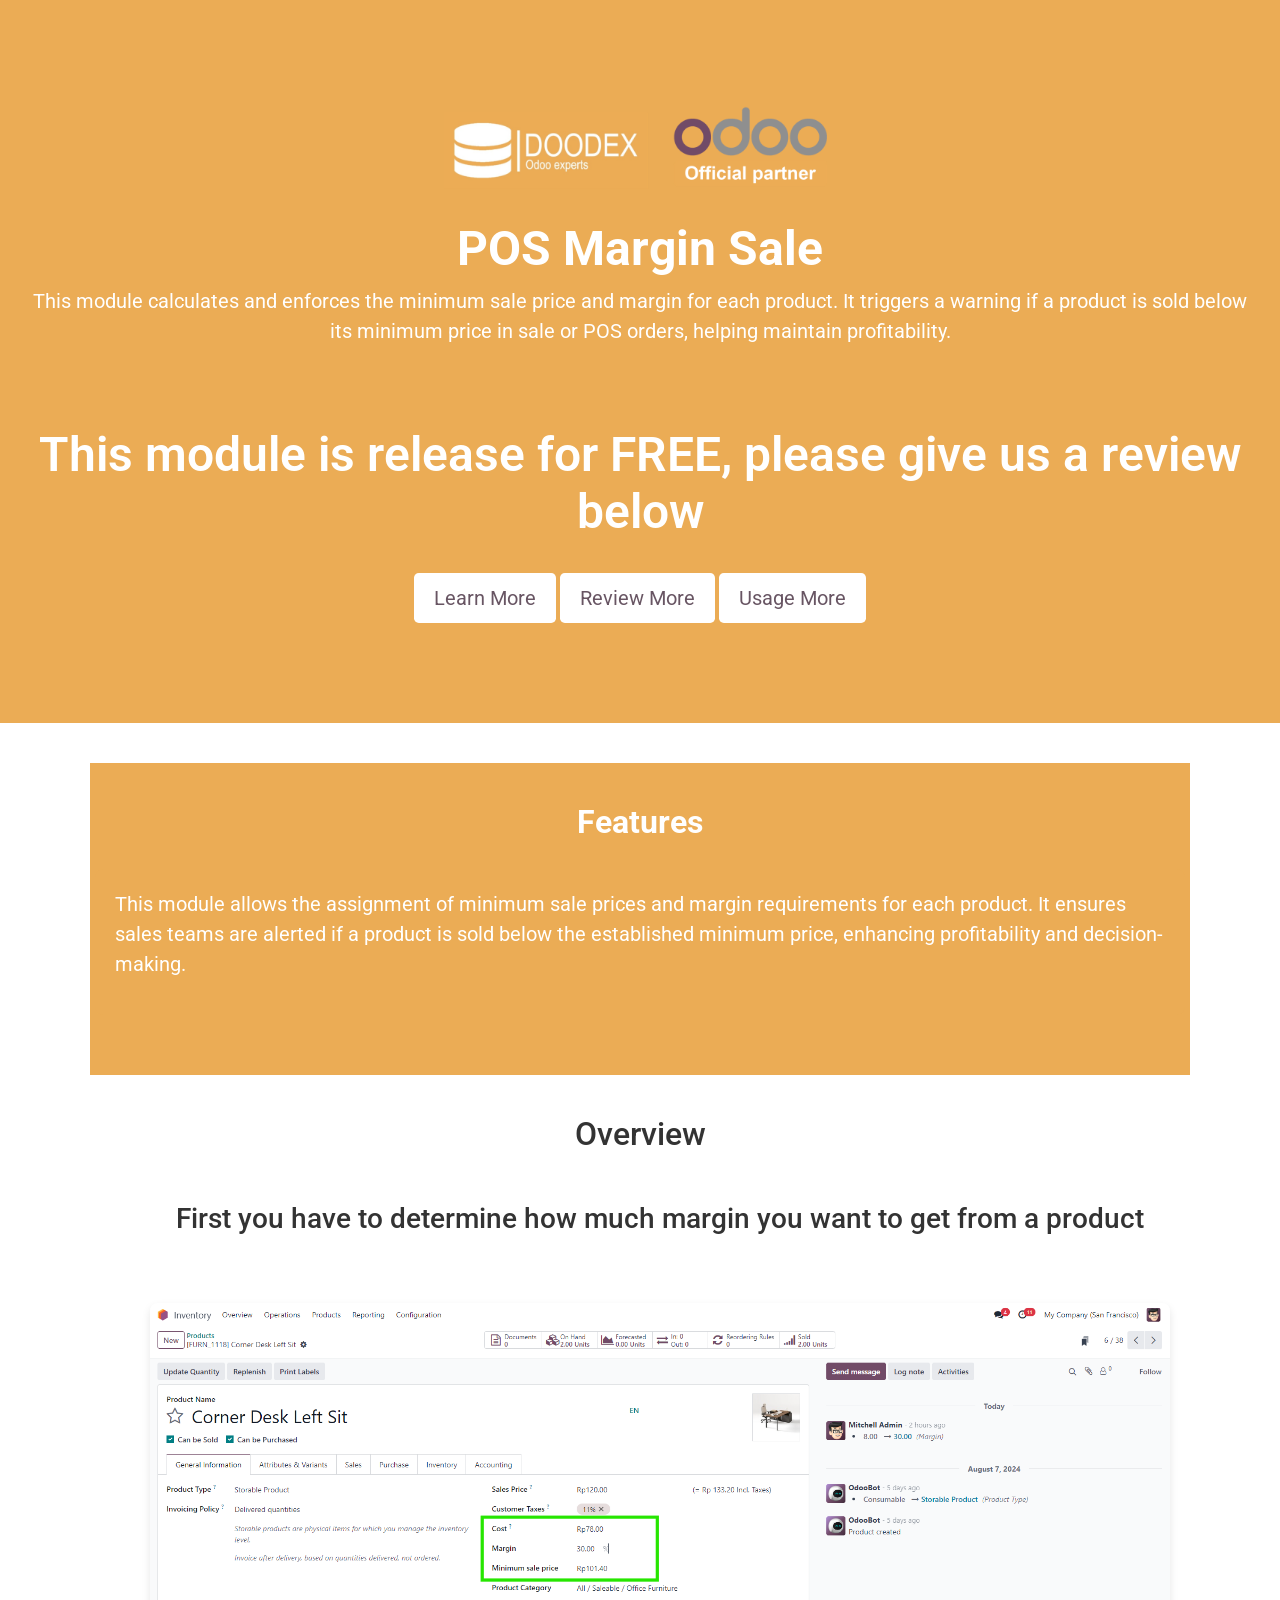
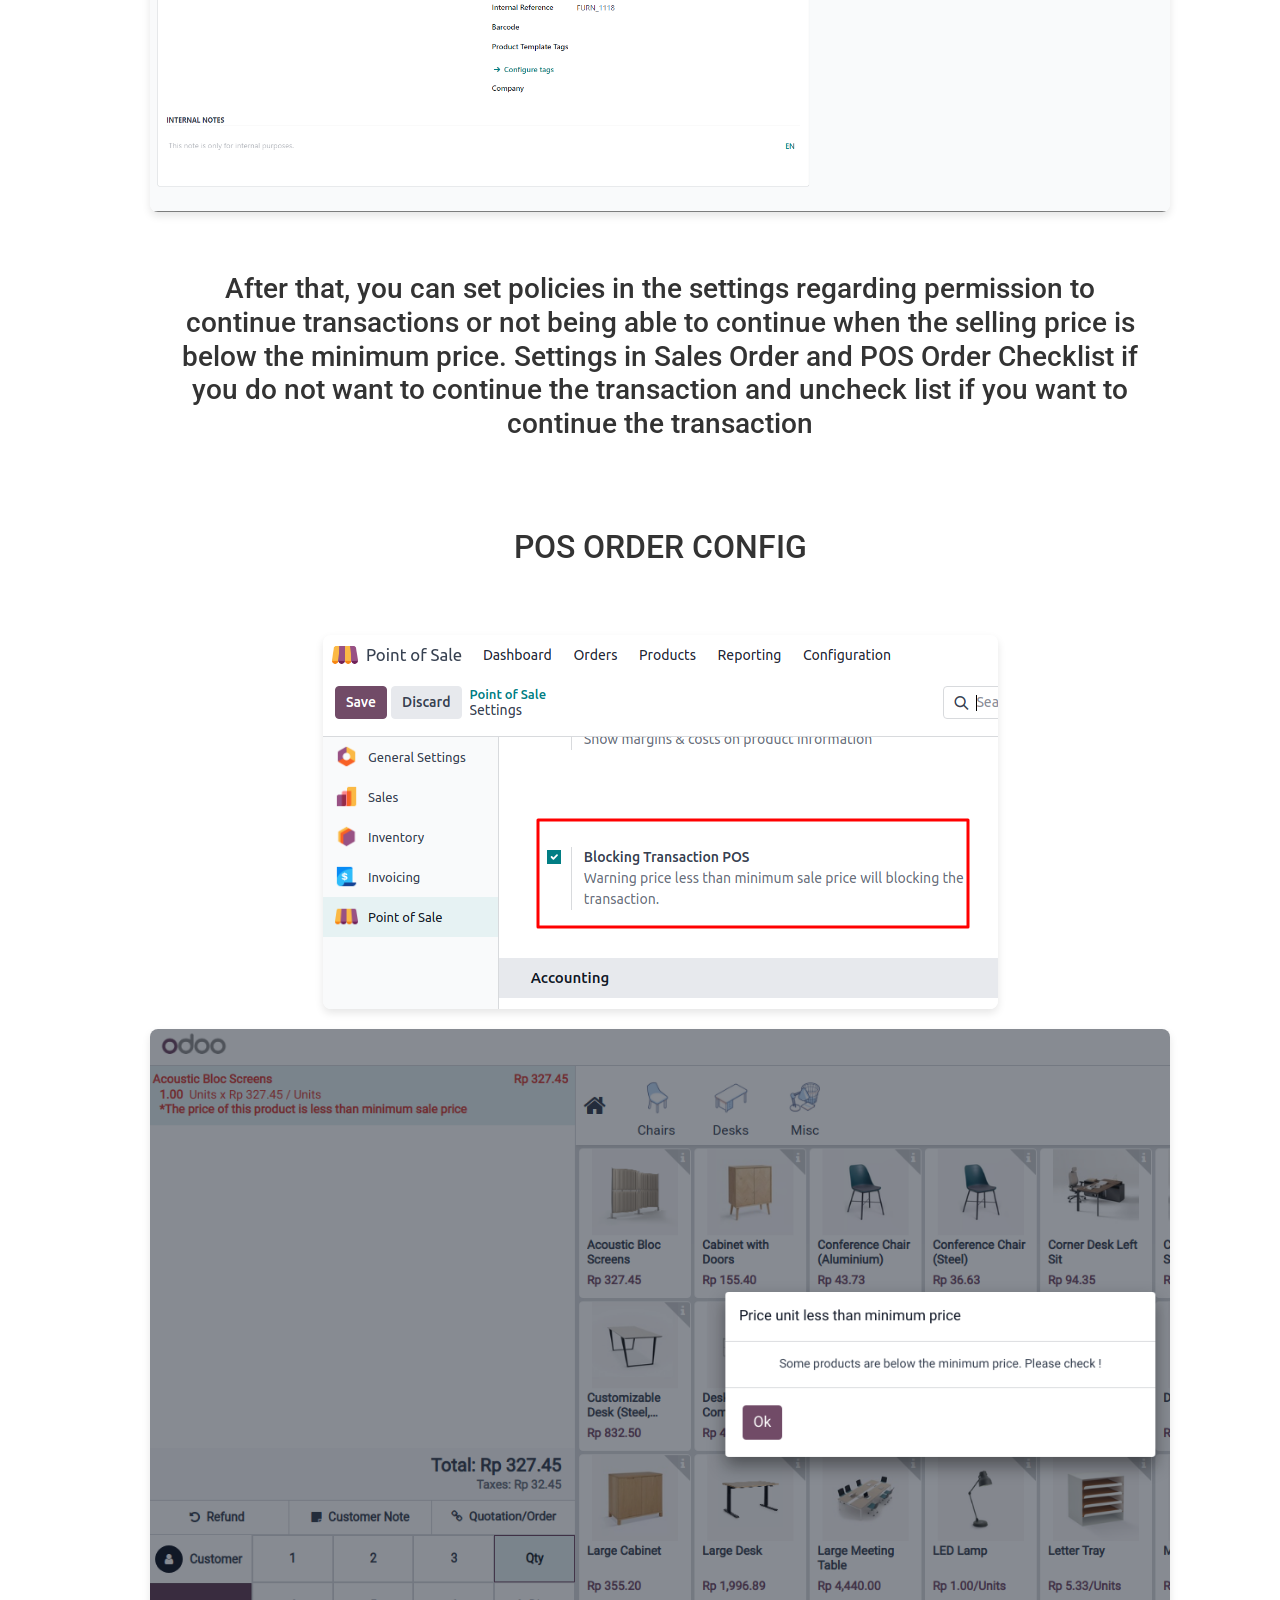
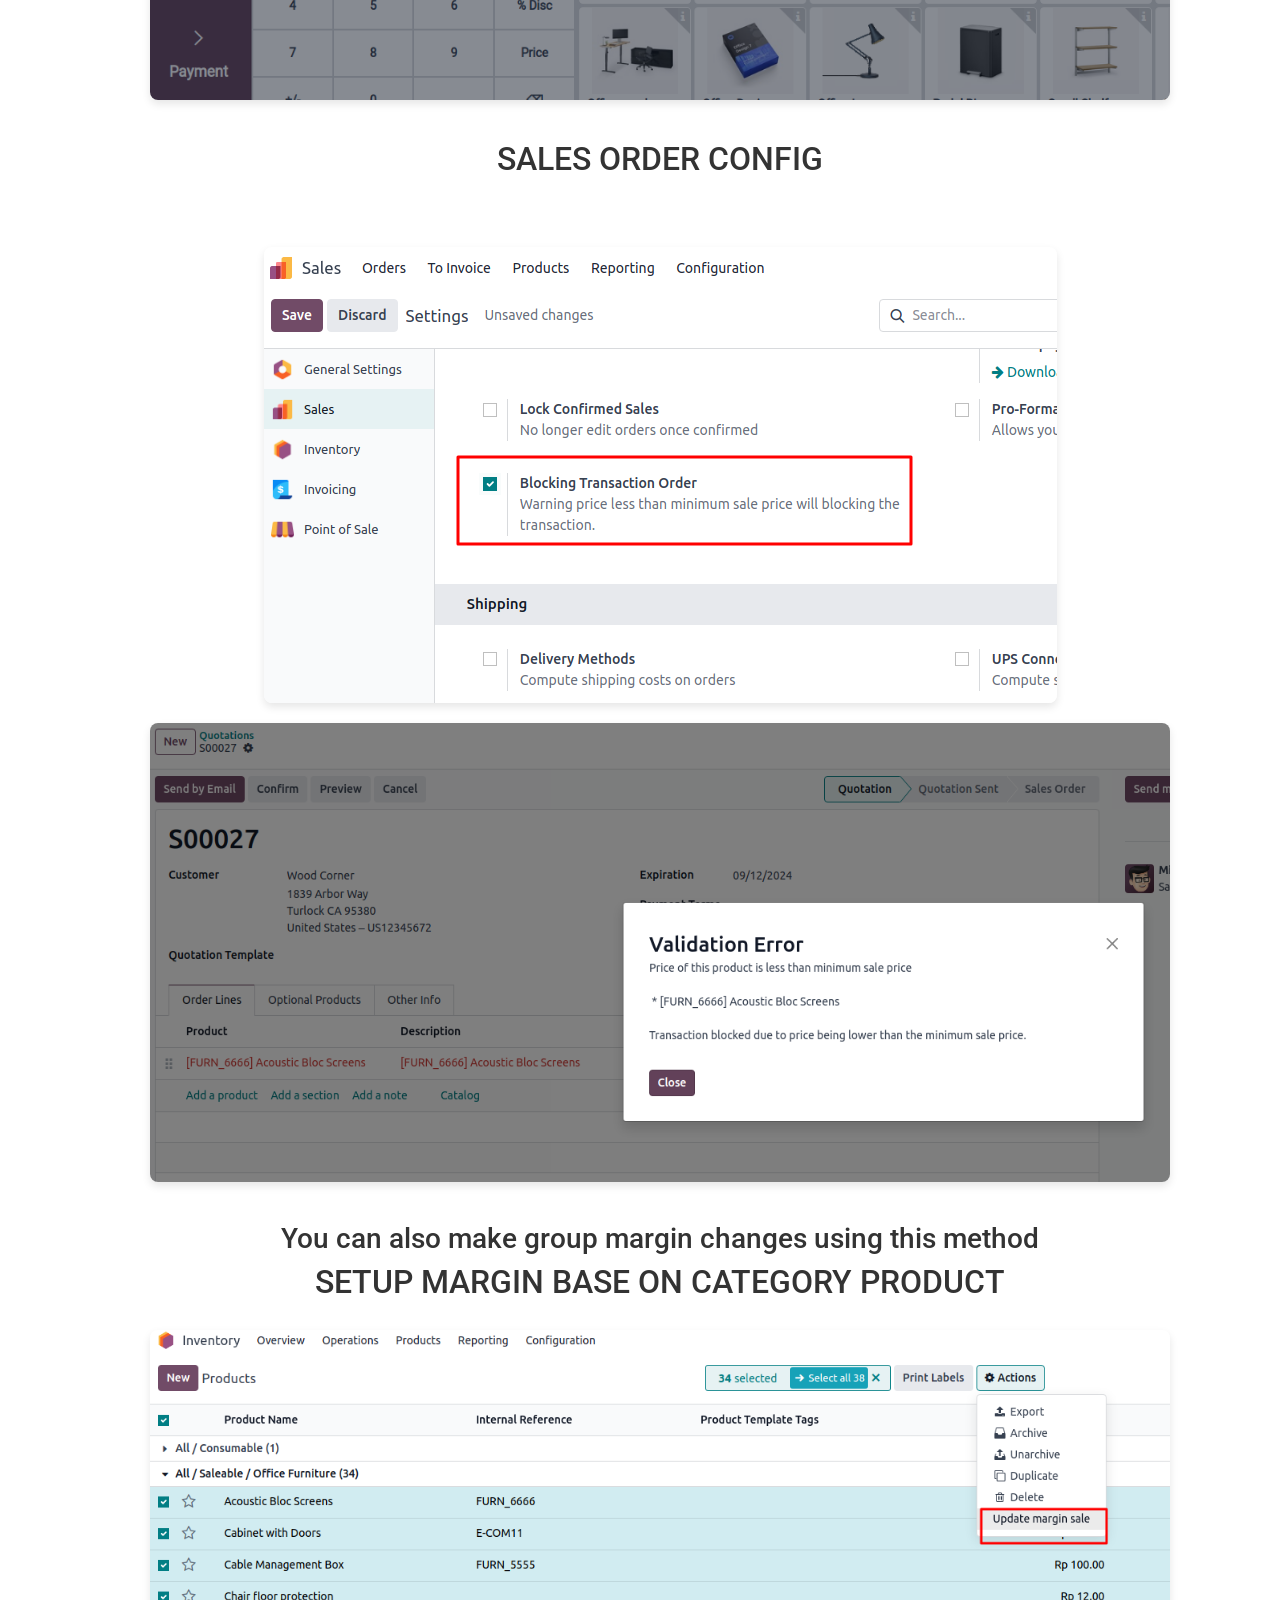
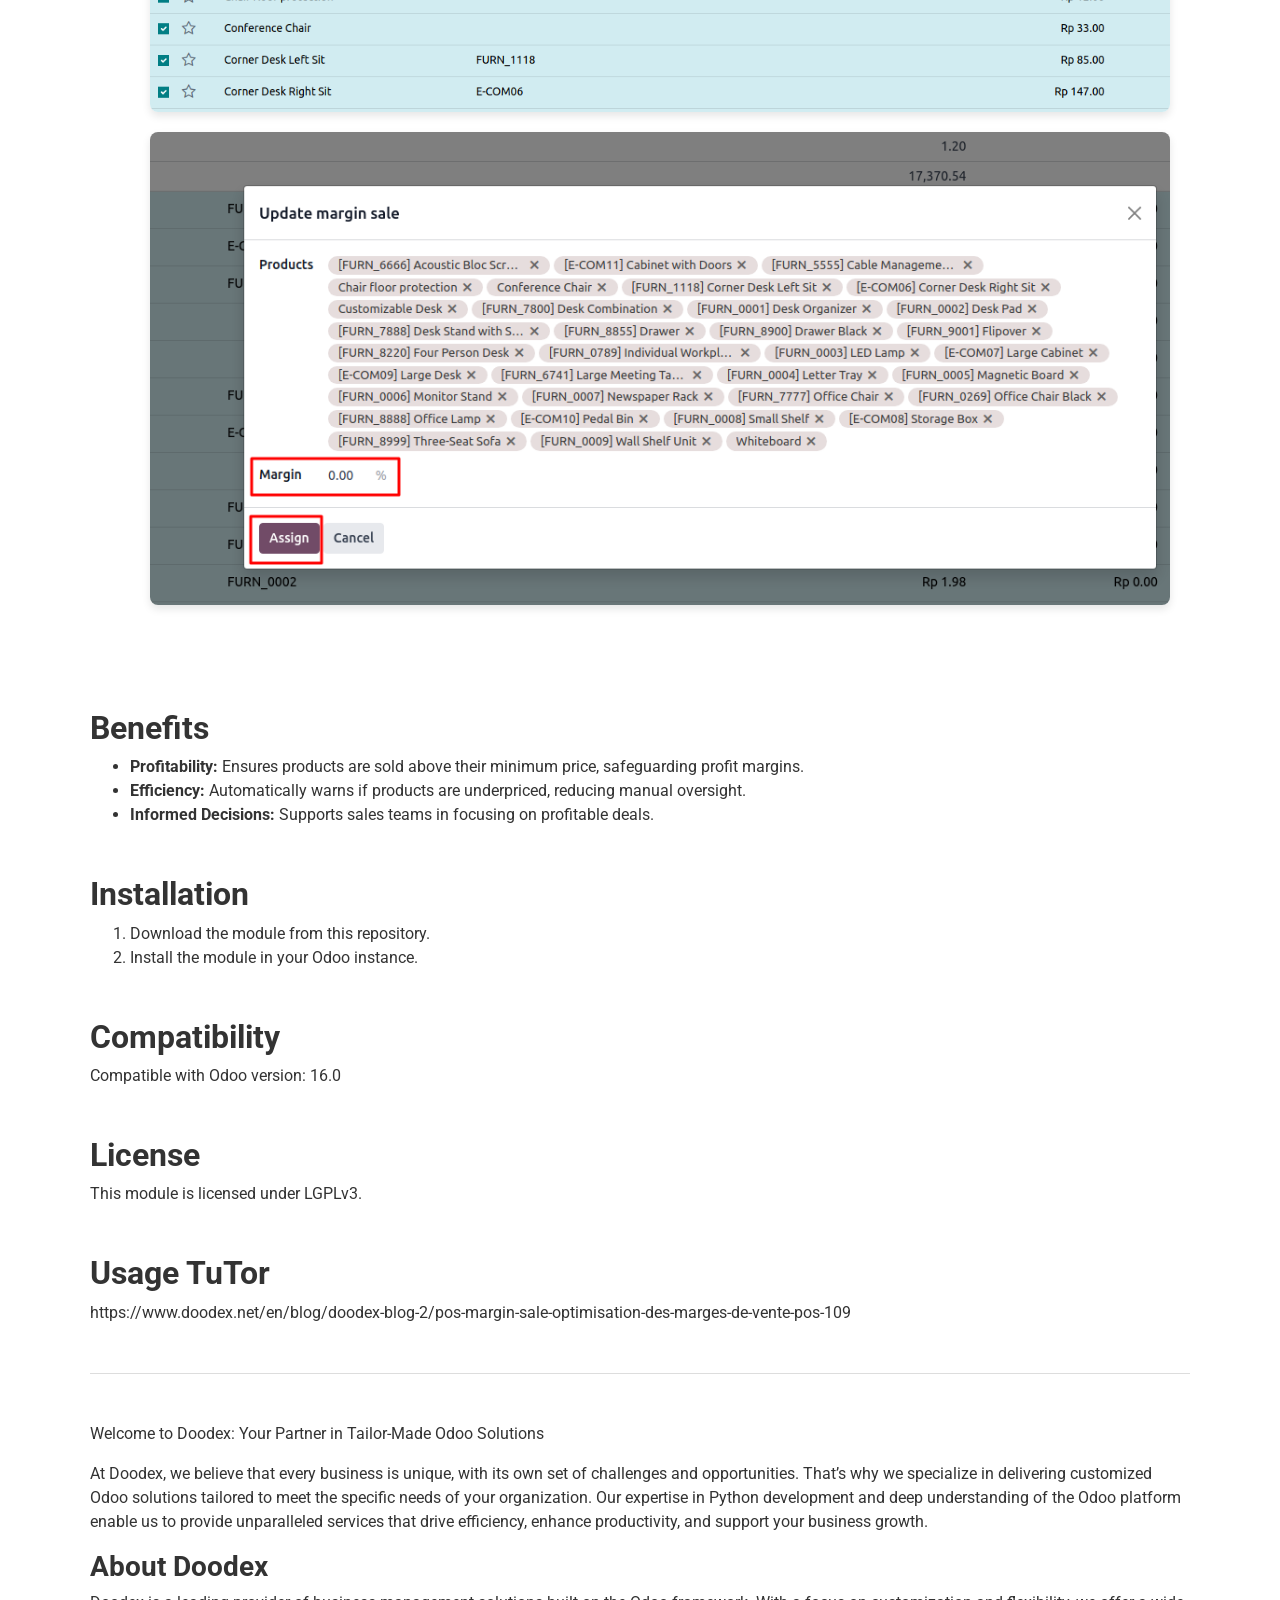
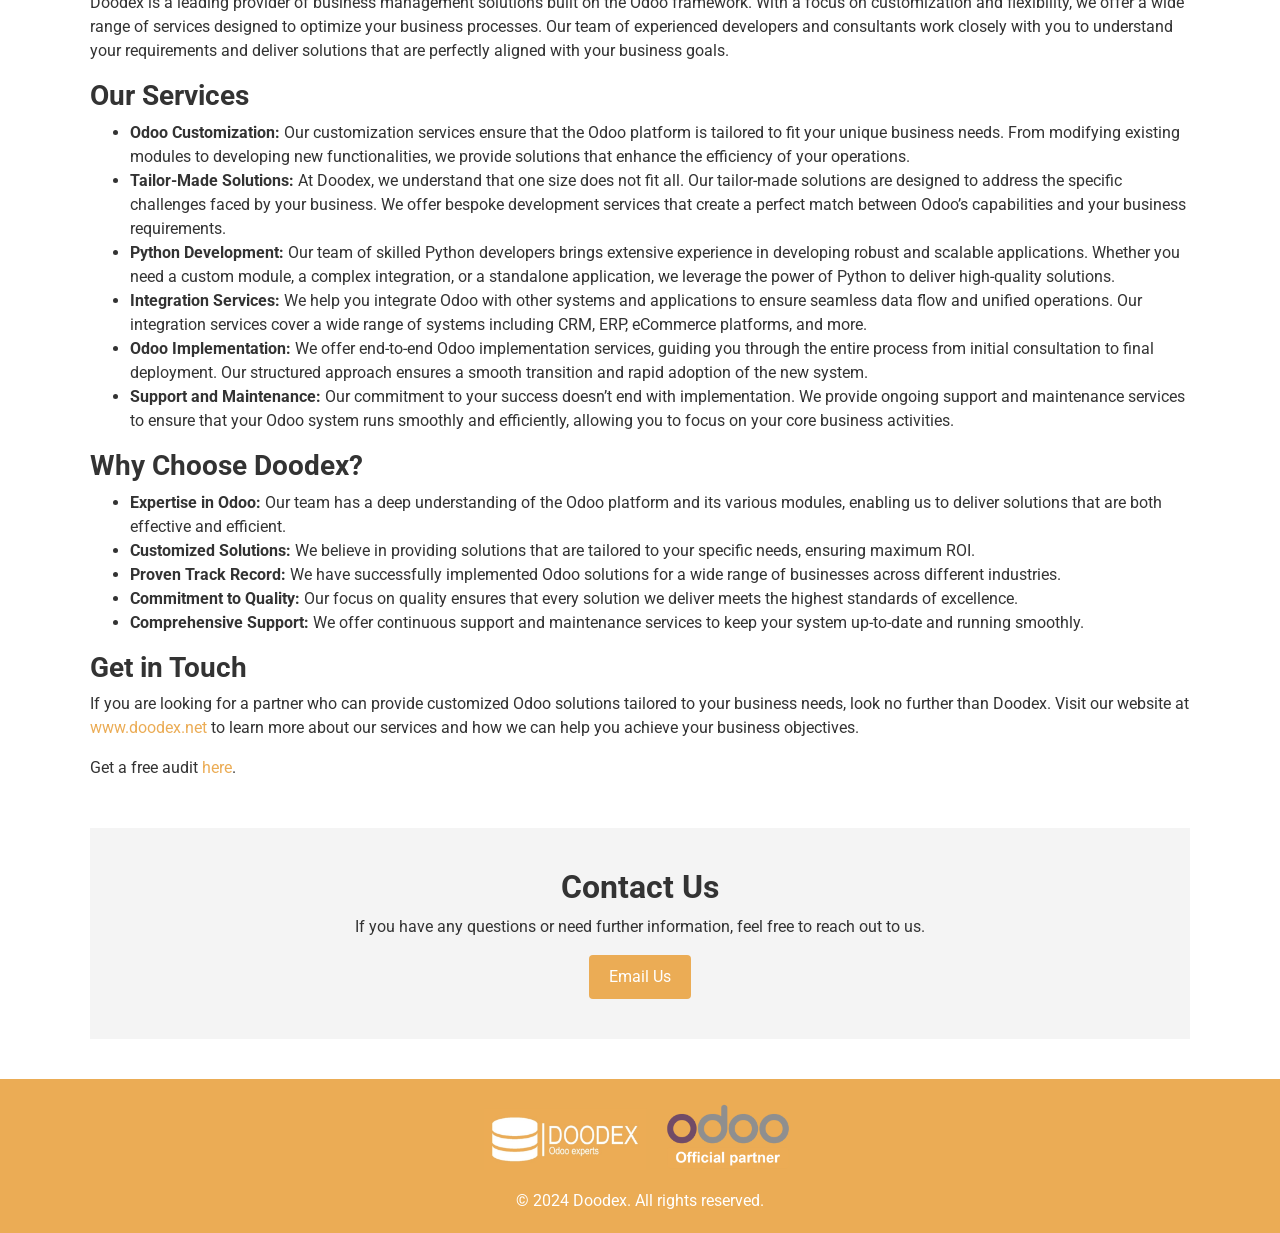
<file: pos_margin_treshold/static/description/index.html>
<!DOCTYPE html>
<html lang="en">
<head>
    <meta charset="UTF-8">
    <meta name="viewport" content="width=device-width, initial-scale=1.0">
    <title>POS Margin Sale</title>
    <link href="https://stackpath.bootstrapcdn.com/bootstrap/4.5.2/css/bootstrap.min.css" rel="stylesheet">
    <link href="https://fonts.googleapis.com/css2?family=Roboto:wght@300;400;700&display=swap" rel="stylesheet">
</head>
<body style="font-family: 'Roboto', sans-serif; margin: 0; padding: 0; box-sizing: border-box; background-color: #fff; color: #333;">

    <header class="hero" style="background-color: #ebac55; color: #fff; text-align: center; padding: 100px 20px; position: relative;">
        <div class="logos" style="margin-bottom: 20px;">
            <img src="./assets/doodex_odoo.png" alt="Company Logo" style="max-height: 100px;">
        </div>
        <h1 style="font-size: 3rem; color: #ffffff; font-weight: 700;">POS Margin Sale</h1>
        <p style="font-size: 1.25rem; font-weight: 400;">This module calculates and enforces the minimum sale price and margin for each product. It triggers a warning if a product is sold below its minimum price in sale or POS orders, helping maintain profitability.</p>
        <br></br>
        <div></div>
        <p></p>
        <h1 style="font-size: 3rem; color: #ffffff; font-weight: 600;">This module is release for FREE, please give us a review below</h1>
        <a href="#features" class="btn btn-light btn-lg mt-4" style="background-color: #fff; color: #685563; border: none; padding: 10px 20px; text-decoration: none;">Learn More</a>
        <a href="#loempia-comments" class="btn btn-light btn-lg mt-4" style="background-color: #ffffff; color: #685563; border: none; padding: 10px 20px; text-decoration: none;">Review More</a>
        <a href="https://www.doodex.net/en/blog/doodex-blog-2/pos-margin-sale-optimisation-des-marges-de-vente-pos-109" class="btn btn-light btn-lg mt-4" style="background-color: #ffffff; color: #685563; border: none; padding: 10px 20px; text-decoration: none;">Usage More</a>
    </header>

<div class="container" style="padding: 40px 20px;">
    <section id="features" class="features-section" style="background-color: #ebac55; color: #fff; padding: 40px 20px;">
        <h2 style="font-weight: 700; text-align: center; color: #ffffff;">Features</h2>
        <div class="row">
            <div style="font-size: 1.25rem; font-weight: 300; background-color: #ebac55; color: #ffffff; border: none; margin: 20px 0; border-radius: 8px; padding: 20px;">
                <p style="font-weight: 400;">
                    This module allows the assignment of minimum sale prices and margin requirements for each product. It ensures sales teams are alerted if a product is sold below the established minimum price, enhancing profitability and decision-making.
                </p>
            </div>
        </div>
    </section>

    <section id="overview" class="image-section" style="text-align: center;padding: 40px 20px;">
        <h2 style="text-align: center;">Overview</h2>
        <ul>
            <h3 style="text-align: center;padding: 40px 20px;">First you have to determine how much margin you want to get from a product</h3>
            <img src="./assets/pos_17_step_1.png" alt="step 1" style="max-width: 100%; height: auto; border-radius: 8px; box-shadow: 0 4px 8px rgba(0, 0, 0, 0.1); margin-top: 20px;margin-bottom: 20px;">
            <h3 style="text-align: center;padding: 40px 20px;">After that, you can set policies in the settings regarding permission to continue transactions or not being able to continue when the selling price is below the minimum price. Settings in Sales Order and POS Order Checklist if you do not want to continue the transaction and uncheck list if you want to continue the transaction</h3>
            <h2 style="text-align: center;padding: 40px 20px;">POS ORDER CONFIG</h2>
            <img src="./assets/pos_17_step_4.png" alt="step 2" style="max-width: 100%; height: auto; border-radius: 8px; box-shadow: 0 4px 8px rgba(0, 0, 0, 0.1); margin-top: 20px;">
            <img src="./assets/pos_17_step_6.png" alt="step 2" style="max-width: 100%; height: auto; border-radius: 8px; box-shadow: 0 4px 8px rgba(0, 0, 0, 0.1); margin-top: 20px;">
            <h2 style="text-align: center;padding: 40px 20px;">SALES ORDER CONFIG</h2>
            <img src="./assets/pos_17_step_5.png" alt="step 3" style="max-width: 100%; height: auto; border-radius: 8px; box-shadow: 0 4px 8px rgba(0, 0, 0, 0.1); margin-top: 20px;">
            <img src="./assets/pos_17_step_7.png" alt="step 3" style="max-width: 100%; height: auto; border-radius: 8px; box-shadow: 0 4px 8px rgba(0, 0, 0, 0.1); margin-top: 20px;">
            
            <h3 style="text-align: center;padding-top: 40px;">You can also make group margin changes using this method</h3>
            <h2 style="text-align: center;padding-buttom: 20px;">SETUP MARGIN BASE ON CATEGORY PRODUCT</h2>
            <img src="./assets/pos_17_step_8.png" alt="step 3" style="max-width: 100%; height: auto; border-radius: 8px; box-shadow: 0 4px 8px rgba(0, 0, 0, 0.1); margin-top: 20px;">
            <img src="./assets/pos_17_step_9.png" alt="step 3" style="max-width: 100%; height: auto; border-radius: 8px; box-shadow: 0 4px 8px rgba(0, 0, 0, 0.1); margin-top: 20px;">
        </ul>
    </section>
    <section id="benefits" class="my-5">
        <h2 style="font-weight: 700;">Benefits</h2>
        <ul>
            <li><strong>Profitability:</strong> Ensures products are sold above their minimum price, safeguarding profit margins.</li>
            <li><strong>Efficiency:</strong> Automatically warns if products are underpriced, reducing manual oversight.</li>
            <li><strong>Informed Decisions:</strong> Supports sales teams in focusing on profitable deals.</li>
        </ul>
    </section>

    <section id="installation" class="my-5">
        <h2 style="font-weight: 700;">Installation</h2>
        <ol>
            <li>Download the module from this repository.</li>
            <li>Install the module in your Odoo instance.</li>
        </ol>
    </section>

    <section id="compatibility" class="my-5">
        <h2 style="font-weight: 700;">Compatibility</h2>
        <p>Compatible with Odoo version: 16.0</p>
    </section>

    <section id="license" class="my-5">
        <h2 style="font-weight: 700;">License</h2>
        <p>This module is licensed under LGPLv3.</p>
    </section>

    <section id="usage" class="my-5">
        <h2 style="font-weight: 700;">Usage TuTor</h2>
        <p>https://www.doodex.net/en/blog/doodex-blog-2/pos-margin-sale-optimisation-des-marges-de-vente-pos-109</p>
    </section>

    <div class="separator" style="border-top: 1px solid #ddd; margin: 40px 0;"></div>

    <section id="about" class="my-5">
        <h2 style="font-weight: 700;"></h2>
        <p>Welcome to Doodex: Your Partner in Tailor-Made Odoo Solutions</p>
        <p>At Doodex, we believe that every business is unique, with its own set of challenges and opportunities. That’s why we specialize in delivering customized Odoo solutions tailored to meet the specific needs of your organization. Our expertise in Python development and deep understanding of the Odoo platform enable us to provide unparalleled services that drive efficiency, enhance productivity, and support your business growth.</p>
        <h3 style="font-weight: 700;">About Doodex</h3>
        <p>Doodex is a leading provider of business management solutions built on the Odoo framework. With a focus on customization and flexibility, we offer a wide range of services designed to optimize your business processes. Our team of experienced developers and consultants work closely with you to understand your requirements and deliver solutions that are perfectly aligned with your business goals.</p>
        <h3 style="font-weight: 700;">Our Services</h3>
        <ul>
            <li><strong>Odoo Customization:</strong> Our customization services ensure that the Odoo platform is tailored to fit your unique business needs. From modifying existing modules to developing new functionalities, we provide solutions that enhance the efficiency of your operations.</li>
            <li><strong>Tailor-Made Solutions:</strong> At Doodex, we understand that one size does not fit all. Our tailor-made solutions are designed to address the specific challenges faced by your business. We offer bespoke development services that create a perfect match between Odoo’s capabilities and your business requirements.</li>
            <li><strong>Python Development:</strong> Our team of skilled Python developers brings extensive experience in developing robust and scalable applications. Whether you need a custom module, a complex integration, or a standalone application, we leverage the power of Python to deliver high-quality solutions.</li>
            <li><strong>Integration Services:</strong> We help you integrate Odoo with other systems and applications to ensure seamless data flow and unified operations. Our integration services cover a wide range of systems including CRM, ERP, eCommerce platforms, and more.</li>
            <li><strong>Odoo Implementation:</strong> We offer end-to-end Odoo implementation services, guiding you through the entire process from initial consultation to final deployment. Our structured approach ensures a smooth transition and rapid adoption of the new system.</li>
            <li><strong>Support and Maintenance:</strong> Our commitment to your success doesn’t end with implementation. We provide ongoing support and maintenance services to ensure that your Odoo system runs smoothly and efficiently, allowing you to focus on your core business activities.</li>
        </ul>
        <h3 style="font-weight: 700;">Why Choose Doodex?</h3>
        <ul>
            <li><strong>Expertise in Odoo:</strong> Our team has a deep understanding of the Odoo platform and its various modules, enabling us to deliver solutions that are both effective and efficient.</li>
            <li><strong>Customized Solutions:</strong> We believe in providing solutions that are tailored to your specific needs, ensuring maximum ROI.</li>
            <li><strong>Proven Track Record:</strong> We have successfully implemented Odoo solutions for a wide range of businesses across different industries.</li>
            <li><strong>Commitment to Quality:</strong> Our focus on quality ensures that every solution we deliver meets the highest standards of excellence.</li>
            <li><strong>Comprehensive Support:</strong> We offer continuous support and maintenance services to keep your system up-to-date and running smoothly.</li>
        </ul>
        <h3 style="font-weight: 700;">Get in Touch</h3>
        <p>If you are looking for a partner who can provide customized Odoo solutions tailored to your business needs, look no further than Doodex. Visit our website at <a href="https://www.doodex.net/" style="color: #ebac55;">www.doodex.net</a> to learn more about our services and how we can help you achieve your business objectives.</p>
        <p>Get a free audit <a href="https://www.doodex.net/en/audit-gratuit" style="color: #ebac55;">here</a>.</p>
    </section>

    <section id="contact" class="contact-section" style="background-color: #f4f4f4; padding: 40px 20px; text-align: center;">
        <h2 style="font-weight: 700;">Contact Us</h2>
        <p>If you have any questions or need further information, feel free to reach out to us.</p>
        <a href="mailto:nisrinamirandaa@doodex.net" class="btn btn-primary" style="background-color: #ebac55; color: #fff; border: none; padding: 10px 20px; text-decoration: none;">Email Us</a>
    </section>
</div>

<footer style="background-color: #ebac55; color: #fff; text-align: center; padding: 20px;">
    <div class="logos" style="margin-bottom: 10px;">
        <img src="./assets/doodex_odoo.png" alt="Company Logo" style="max-height: 80px;">
    </div>
    <p style="margin: 0;">&copy; 2024 Doodex. All rights reserved.</p>
</footer>

<script src="https://code.jquery.com/jquery-3.5.1.slim.min.js"></script>
<script src="https://cdn.jsdelivr.net/npm/@popperjs/core@2.5.4/dist/umd/popper.min.js"></script>
<script src="https://stackpath.bootstrapcdn.com/bootstrap/4.5.2/js/bootstrap.min.js"></script>

</body>
</html>
</file>
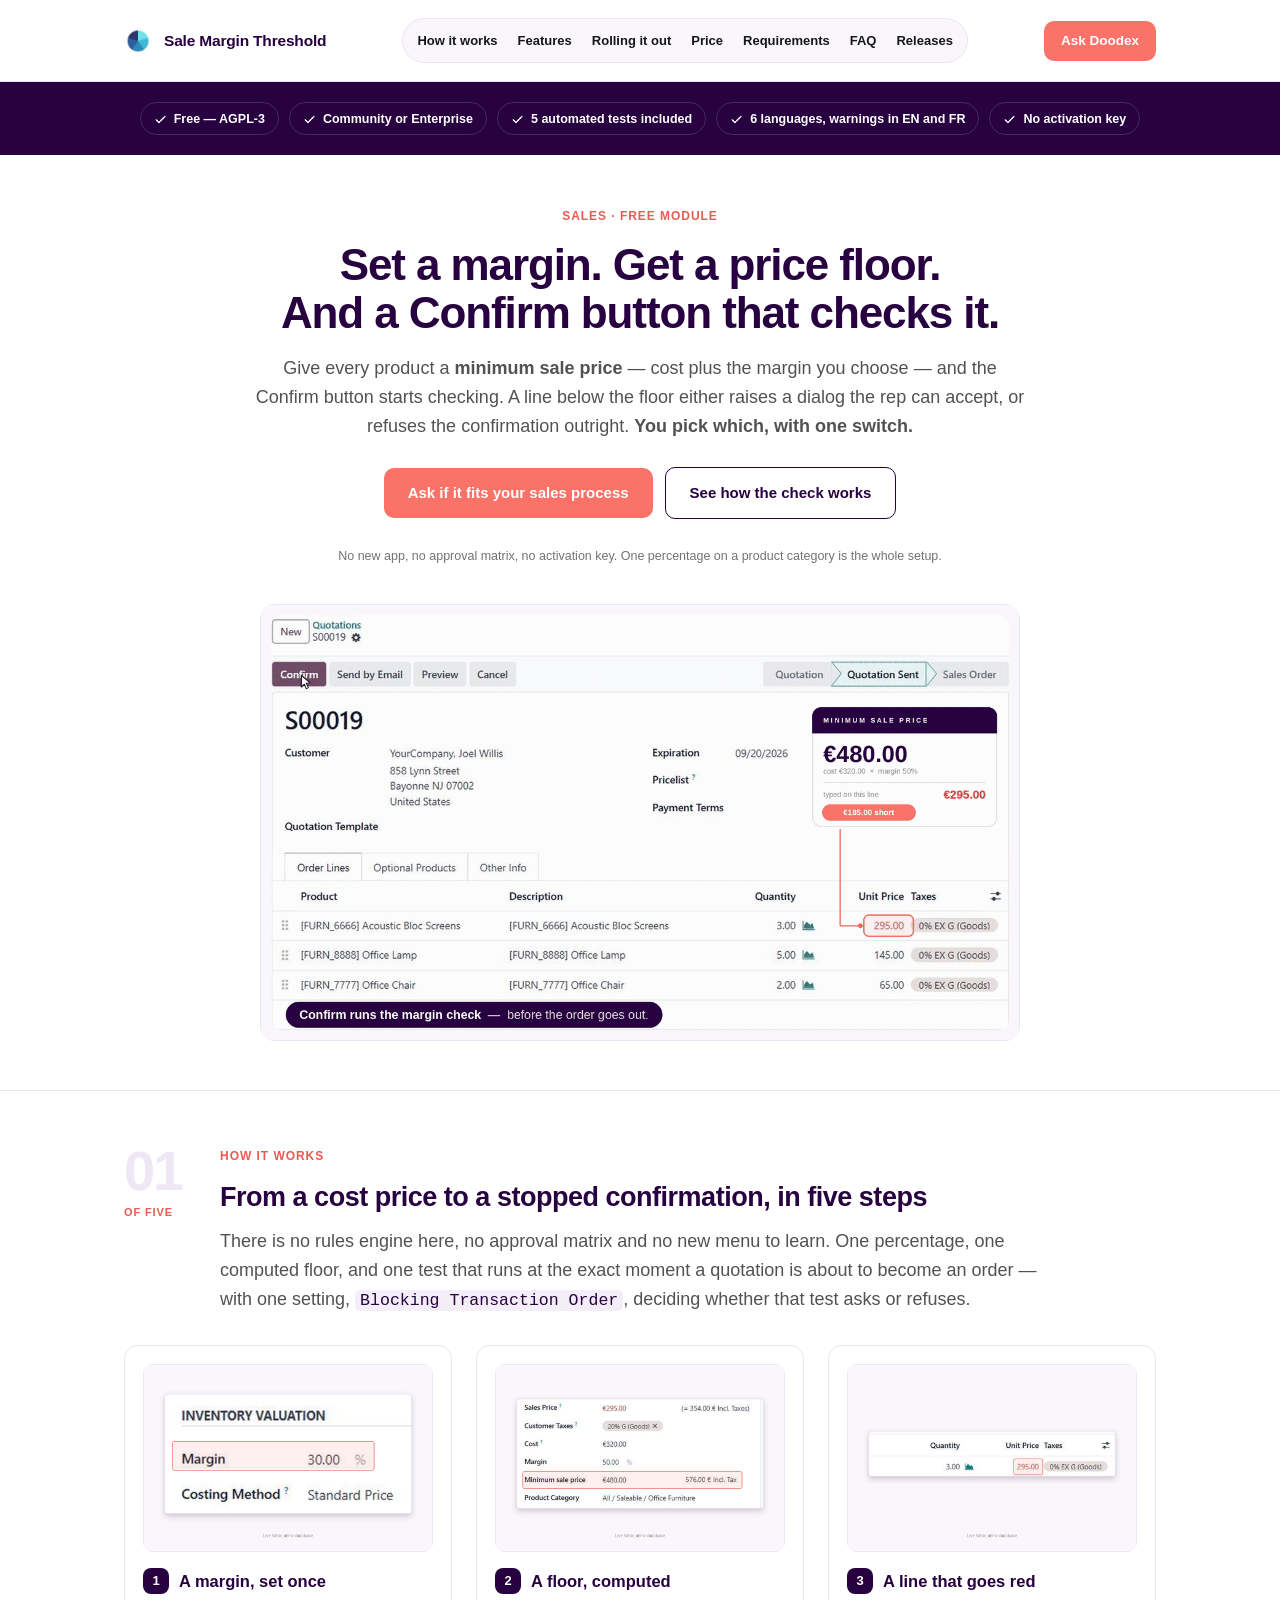
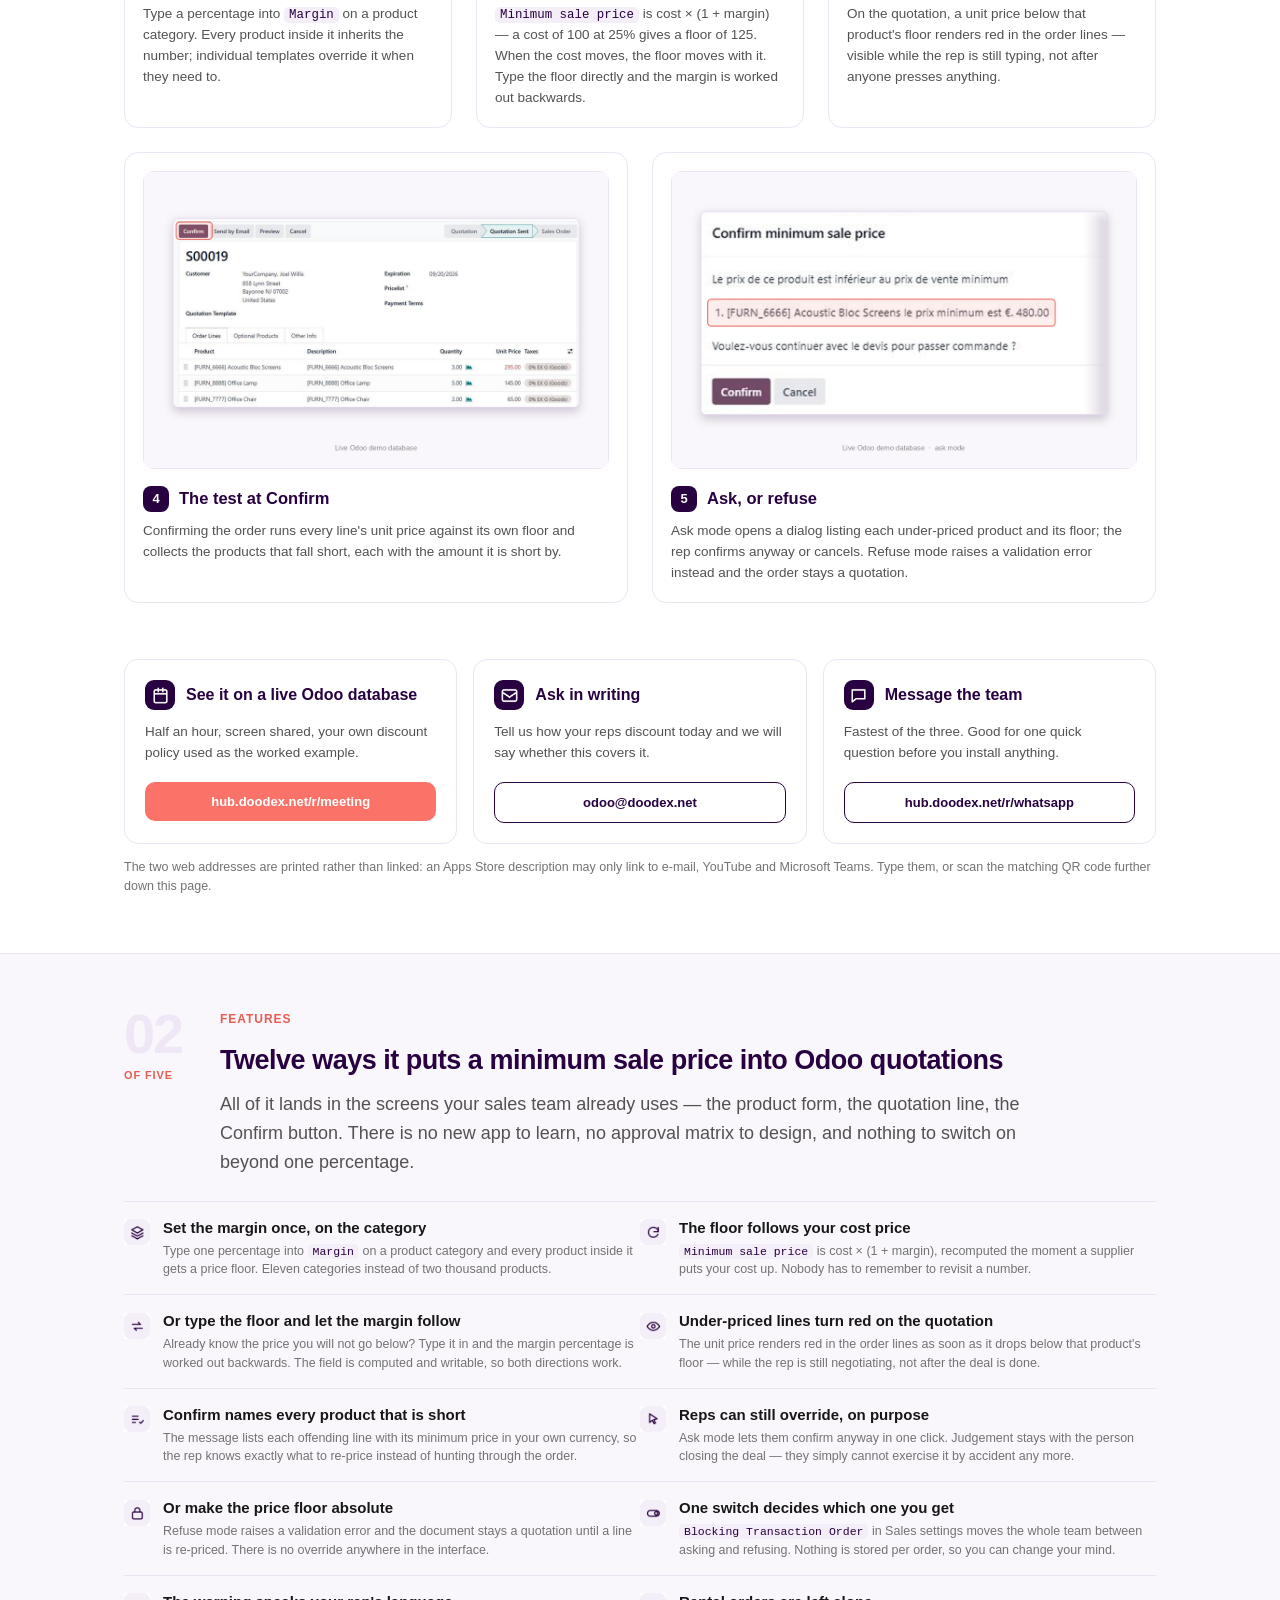
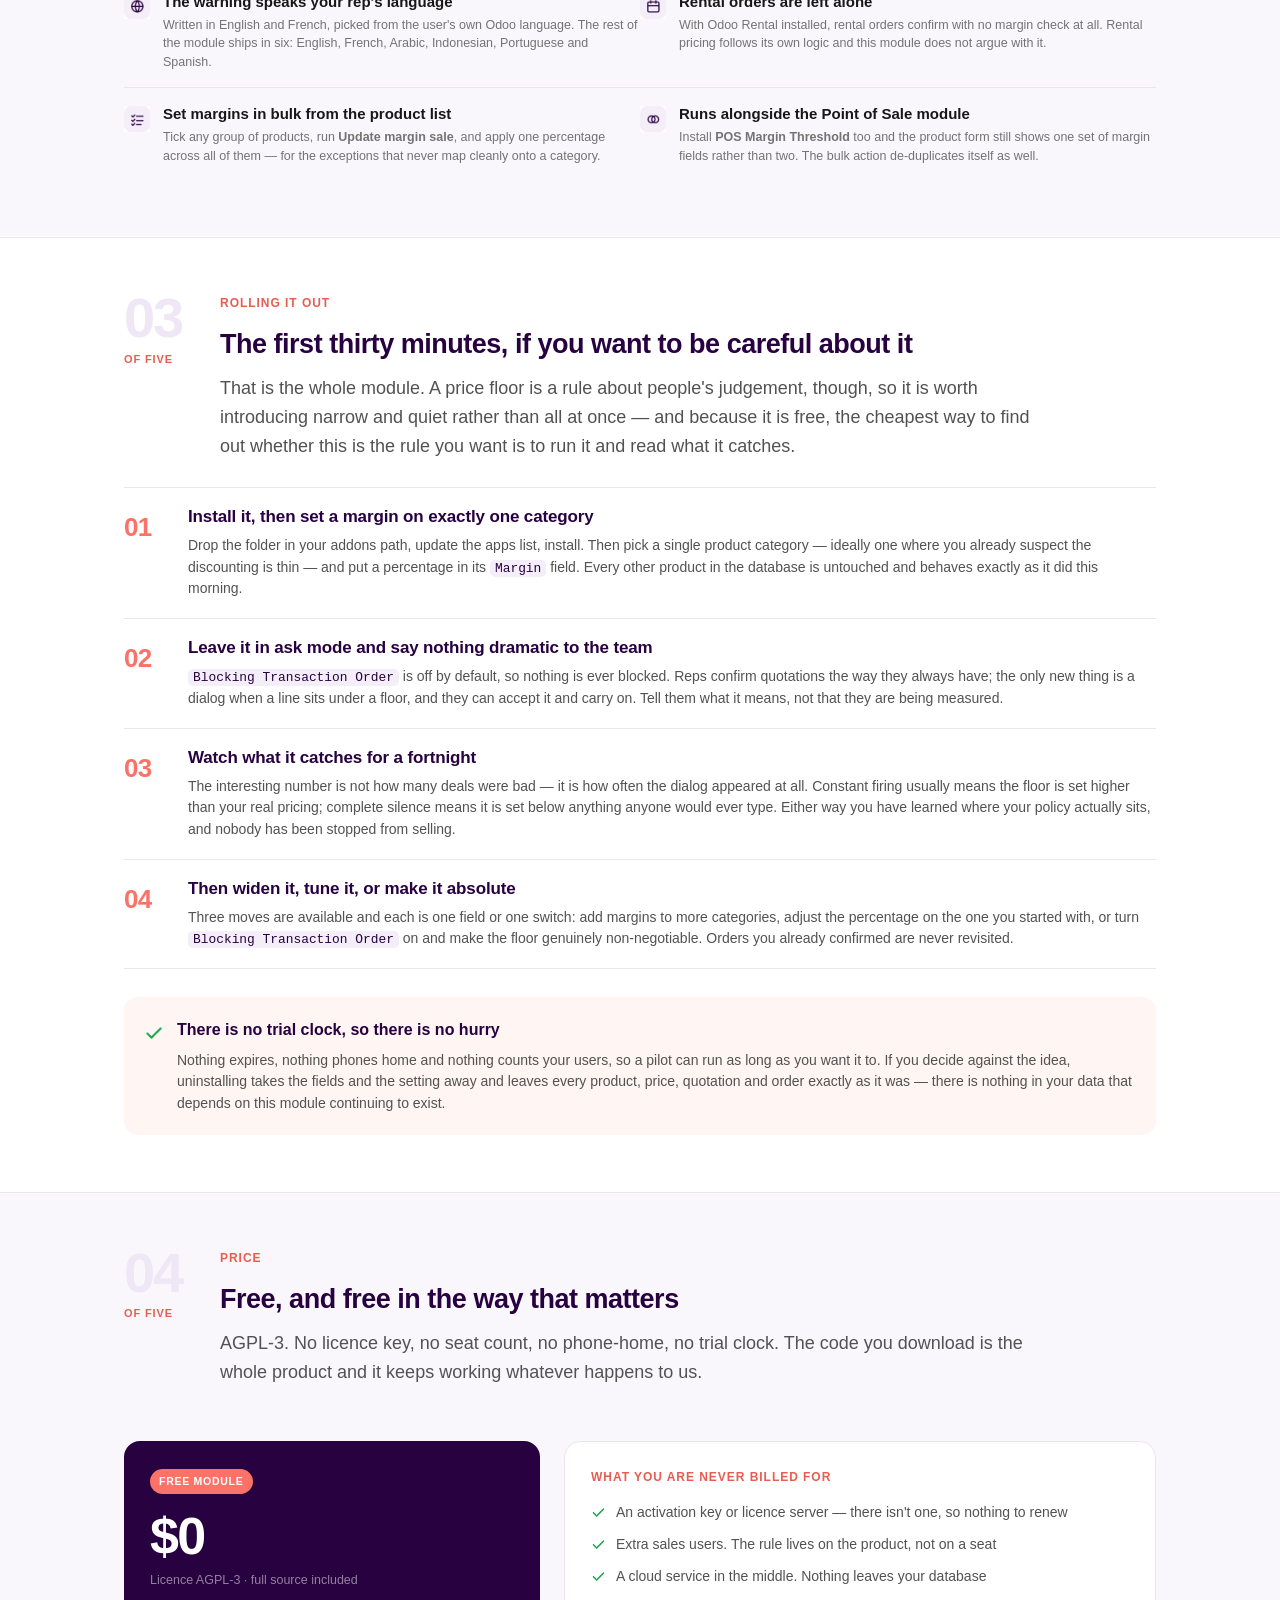
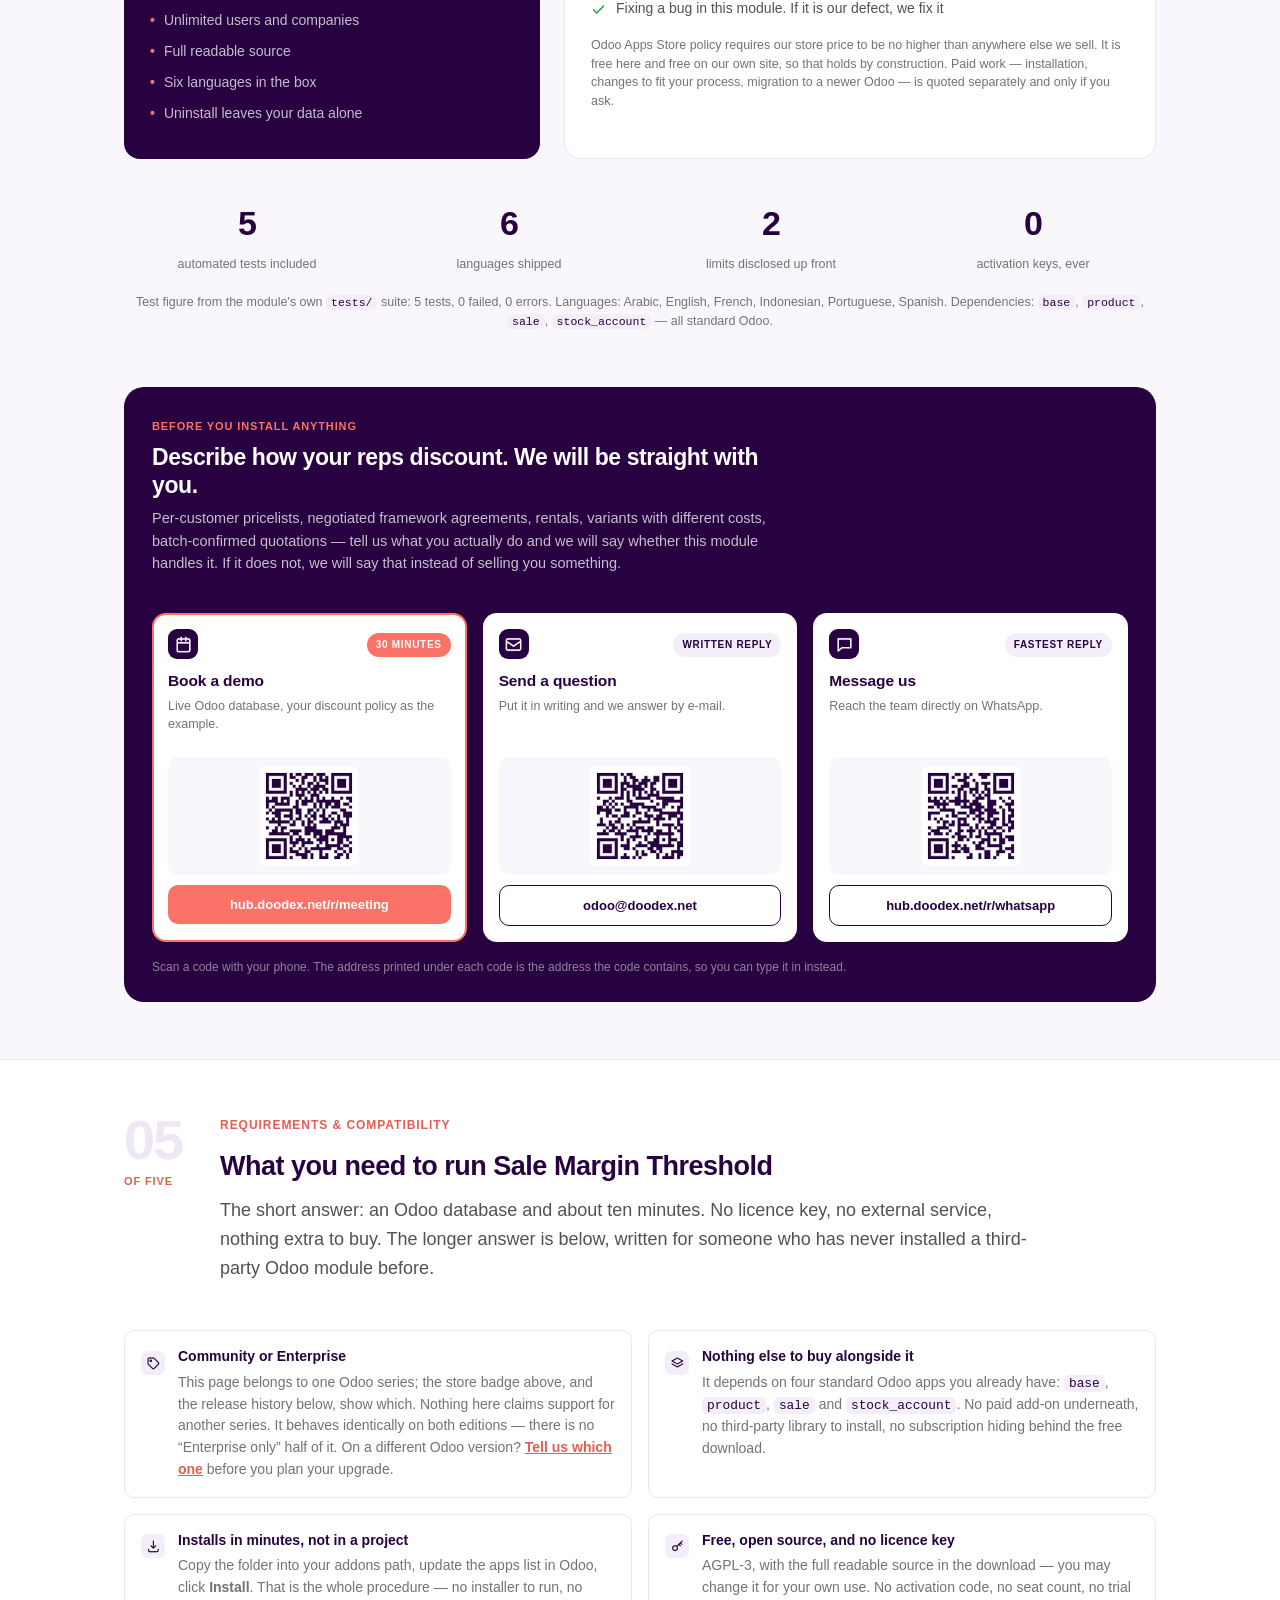
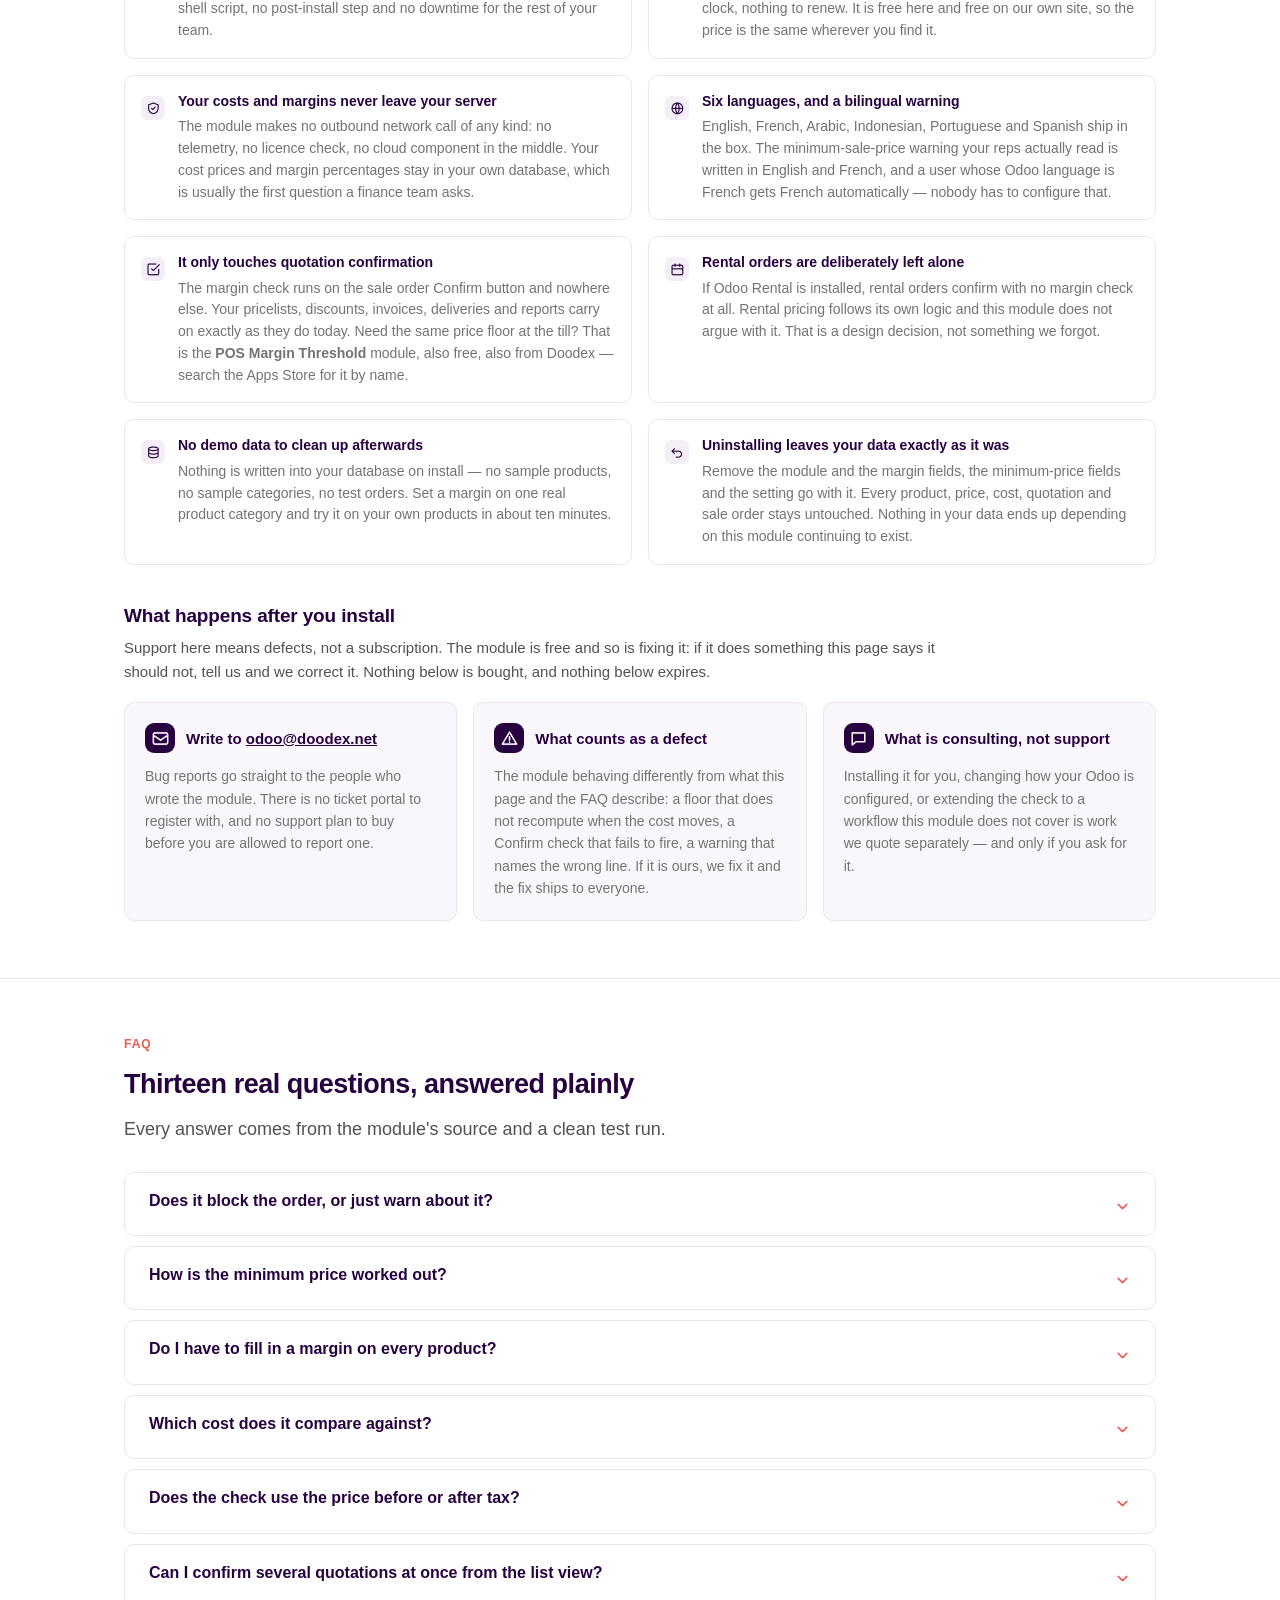
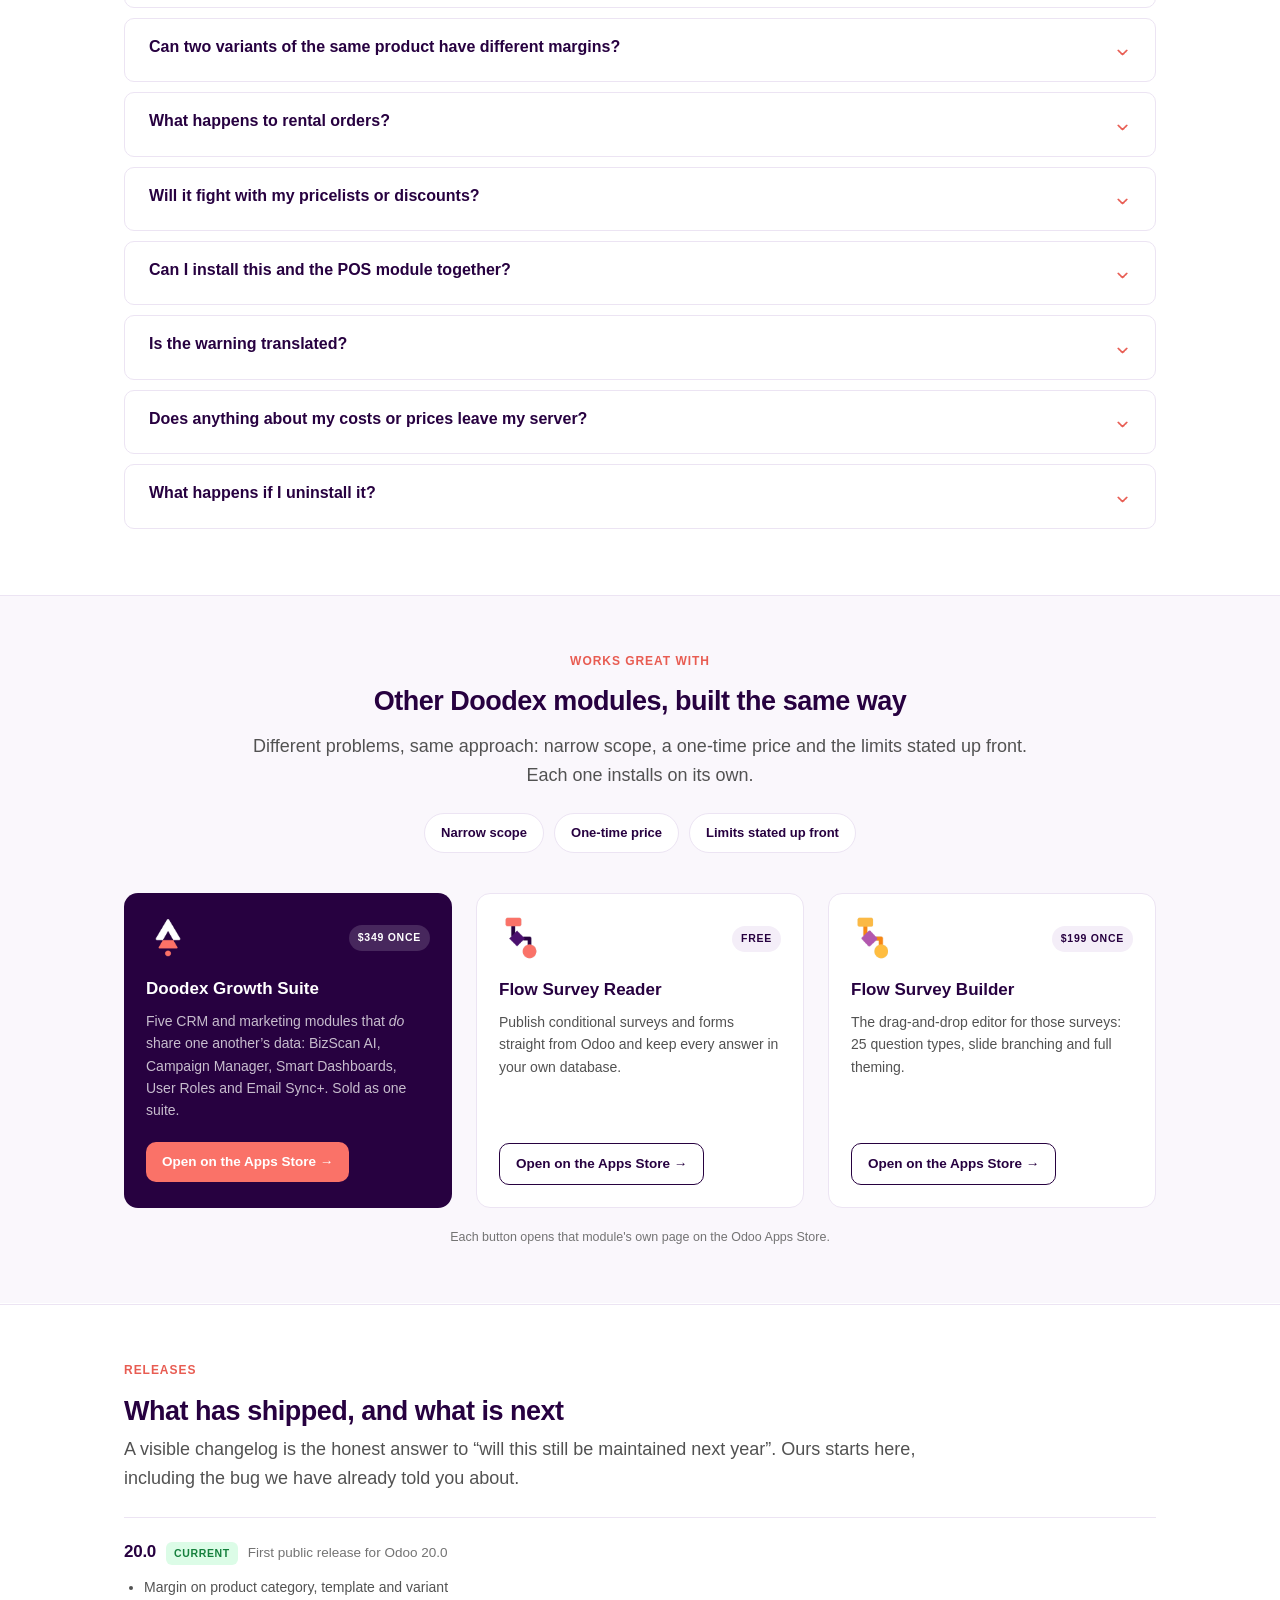
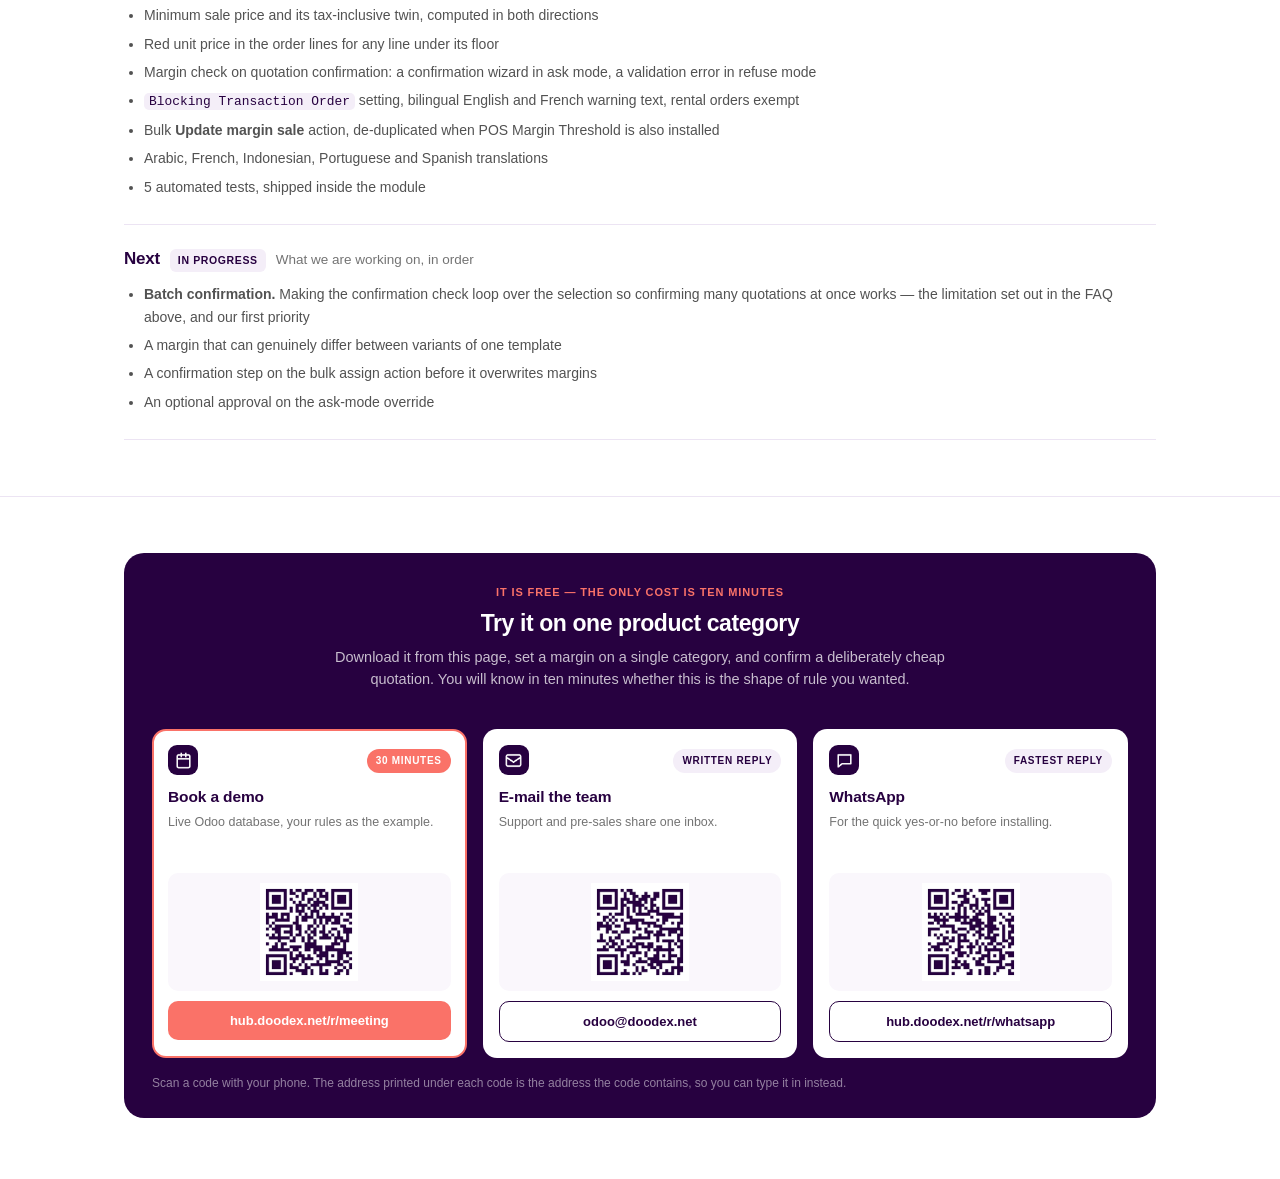
<file: sale_margin_threshold/static/description/index.html>
<!doctype html>
<html lang="en">
  <head>
    <meta charset="UTF-8">
    <meta name="viewport" content="width=device-width, initial-scale=1.0">
    <title>
      Sale Margin Threshold &mdash; minimum sale price checked on
      quotation confirmation
    </title>
    <meta name="description" content="Give every Odoo product a minimum sale price and have the quotation Confirm button ask, or refuse, when a line falls below it. Free AGPL-3 module by Doodex.">
  </head>
  <body style="margin: 0">
<!-- ======================================================================
  GENERATED FILE - do not edit by hand.
  Built from ../sale_margin_threshold_17/static/description/index.html by
      python3 tools/make_v20.py
  which runs tools/debootstrap.py over it (Bootstrap layout -> table markup,
  because the store does not reliably serve Bootstrap to the description
  fragment) and then removes every mention of an Odoo series.

  THIS PAGE NAMES NO ODOO VERSION, on purpose. Odoo ships a new series every
  year; a page that spells one out has to be corrected every year, and the
  lines that get missed are what make a listing look abandoned. Which series
  this edition belongs to is told by the store's own version badge and by the
  release history at the foot of the page - that history is the only place a
  version number survives, because a changelog without one records nothing.
  There is no module version number anywhere: no Odoo 20 tree has been
  measured, so the changelog carries the bare series instead of an invented
  20.0.1.0.

  Cross-sell buttons are root-relative: /apps/modules/20.0/<slug>. Absolute
  https://apps.odoo.com/... links read as external links to a store reviewer,
  and the vendor guidelines invalidate those.

  Edit the Odoo 17 listing, or tools/make_v20.py, and run it again.
  Verify with: python3 tools/check_store_html.py <this file>
          and: python3 tools/prove_sanitizer.py <this file>
  ====================================================================== -->

    <!-- =========================================================================
  Sale Margin Threshold - Odoo Apps Store listing description
  AGPL-3 | Doodex | this edition names no Odoo series outside its release history
  Technical name: sale_margin_threshold

  PASTE TARGET: the "Description" field of the Odoo Apps Store upload, and the
  file sale_margin_threshold/static/description/index.html in the module.

  GENERATED for the Odoo 20 series by tools/make_v20.py, from the Odoo 17 listing. Do not hand-edit this file - then run tools/check_store_html.py, which executes Odoo's own
  html_sanitize() over the result and reports what the store would drop.

  RULES BAKED IN
   * ZERO SCRIPT tags. The sanitiser strips them and the vendor guidelines
     forbid JavaScript. The section nav is a plain jump menu and the FAQ is
     native <details>/<summary>, so nothing here needs a runtime.
   * NOTHING DEPENDS ON THE STYLESHEET. html_sanitize() can delete a STYLE
     block outright and drops every CSS property outside its whitelist, so
     every rule that matters is written inline using whitelisted properties
     only, and all grid/flex layout is real TABLE markup - not one Bootstrap class is left on this page, because the store does not reliably serve Bootstrap to the description fragment and without it every multi-column block collapses into one column. The STYLE block below is progressive enhancement
     only: hover states, the FAQ chevron flip and mobile heading sizes.
     NEVER write, they are silently removed:
       background (shorthand!)   -> background-color
       box-shadow                -> border-width / border-style / border-color
       rgba(...)                 -> 8-digit hex, e.g. #ffffff26
       display:grid, gap, flex*, align-items, justify-content -> a real TABLE: table-layout:fixed for equal columns, border-spacing for the gutter, and the card IS the TD so cells in a row are the same height
       position / top / left     -> restructure, or bake it into the image
       overflow-x:auto           -> class="table-responsive"
       transform / animation / object-fit / cursor / @media / :hover
                                 -> dropped, no equivalent
   * NO INLINE SVG. The sanitiser is not SVG-aware: <path>, <rect> and
     <circle> are outside its allowed-tag list, so they are unwrapped and the
     icon disappears. Every icon on this page is a PNG under ./assets/icons,
     drawn at three times its display size for retina and sized in its own
     style attribute.
   * LINKS ARE CONSTRAINED BY THE VENDOR GUIDELINES. Only static/description
     resources, canonical YouTube, Microsoft Teams, mailto: and skype: survive;
     any other external link is invalidated. The sister-module buttons use
     root-relative /apps/modules/... paths, which stay on apps.odoo.com. The
     booking and WhatsApp buttons carry NO href: their destination is printed
     as text and encoded in the QR image beside them. Do not paste an http(s)
     URL into an href on this page.
   * NO PRICE IS DUPLICATED FROM THE MANIFEST except the module's own "free",
     which is a licence fact rather than a figure that can drift.
   * UPLOAD ./assets, folders and all, into static/description next to this
     file. Nothing here loads an image from anywhere else.
========================================================================== -->
    <div class="smt" style='
        background-color: #ffffff;
        color: #525252;
        font-family:
          Inter,
          -apple-system,
          BlinkMacSystemFont,
          "Segoe UI",
          Roboto,
          Helvetica,
          Arial,
          sans-serif;
        font-size: 16px;
        line-height: 1.65;
      '>
      <style>
/* ==========================================================================
   NOT LOAD-BEARING. Every rule that matters is an inline style using a
   property on Odoo's whitelist, and the whole layout is real table markup.
   Delete this element and the page is unchanged in substance - that is the
   test, and tools/prove_sanitizer.py performs it pixel by pixel.

   NO box-sizing rule on purpose. The store kills this block, so a box-sizing
   declared here would silently resize every element that carries both a size
   and a padding the moment the page is published. The one element that did
   carry both - the 1080px page gutter - has been restated as 1032 + 24 + 24
   by tools/make_versions.py instead.

   What lives here:
     * hover and [open] states, which cannot be inlined at all;
     * the FAQ chevron flip;
     * the mobile collapse, which turns the layout tables into a single column
       under 820px - the job col-md-* used to do. With this block killed the
       tables stay side by side on a phone and get narrow.
   ========================================================================== */
.smt img { max-width: 100%; }

/* hover / open states */
.smt .smt-jump:hover { background-color: #ffffff; color: #270140; }
.smt details.smt-faq > summary { cursor: pointer; list-style: none; }
.smt details.smt-faq > summary::-webkit-details-marker { display: none; }
.smt details.smt-faq > summary::marker { content: ""; }
.smt details.smt-faq:hover { border-color: #fa7268; }
.smt details.smt-faq[open] { background-color: #faf7fc; border-color: #fa7268; }
.smt details.smt-faq[open] .smt-chev-img { transform: rotate(180deg); }
.smt .smt-chev-img { transition: transform 0.18s ease; }
.smt a { overflow-wrap: anywhere; }

@media (max-width: 820px) {
   .smt h1 { font-size: 32px !important; }
   .smt h2 { font-size: 23px !important; }

   /* the layout tables become one column, which is what col-md-* did */
   .smt table.lay,
   .smt table.lay tbody,
   .smt table.lay tr,
   .smt table.lay td { display: block !important; width: auto !important; }
   .smt table.lay td { margin-bottom: 14px; }
   .smt table.lay td:empty { display: none !important; }

   /* the chapter numeral sits above its heading instead of beside it */
   .smt .smt-chap-c {
      display: block !important;
      width: auto !important;
      padding-right: 0 !important;
   }
   .smt .smt-chap-c span[style*="56px"] { font-size: 40px !important; }
}

@media (prefers-reduced-motion: reduce) {
   .smt .smt-chev-img { transition: none; }
}
</style>
      <div style="
          background-color: #ffffff;
          border-bottom-width: 1px;
          border-bottom-style: solid;
          border-bottom-color: #ece4f3;
        ">
        <div style="
            max-width: 1032px; margin-left: auto; margin-right: auto; padding-left: 24px; padding-right: 24px;
          ">
          <div style="padding-top: 18px; padding-bottom: 18px">
            <div>
              <table class="lay" style="width: 100%; border-collapse: collapse; border-spacing: 0px 0px"><tbody><tr><td style="vertical-align: middle; width: 1px; white-space: nowrap; padding-right: 18px; border-spacing: 0; padding-top: 0; padding-bottom: 0; padding-left: 0"><div>
                <a href="#smt-how" style="display: inline-block; text-decoration: none"><img src="./icon.png" alt="" style="
                      display: inline-block;
                      width: 28px;
                      height: 28px;
                      max-width: none;
                      vertical-align: middle;
                      border-radius: 7px;
                    "><span style='
                      display: inline-block;
                      color: #270140;
                      font-family:
                        Inter,
                        -apple-system,
                        BlinkMacSystemFont,
                        "Segoe UI",
                        Roboto,
                        Helvetica,
                        Arial,
                        sans-serif;
                      font-size: 15.5px;
                      font-weight: 800;
                      letter-spacing: -0.012em;
                      vertical-align: middle;
                      margin-left: 12px;
                      white-space: nowrap;
                    '>Sale Margin Threshold</span></a>
              </div>
              </td><td style="vertical-align: middle; text-align: center; border-spacing: 0; padding-top: 0; padding-right: 0; padding-bottom: 0; padding-left: 0"><nav style="
                  background-color: #faf7fc;
                  border-radius: 9999px;
                  display: inline-block;
                  padding-top: 4px;
                  padding-right: 4px;
                  padding-bottom: 4px;
                  padding-left: 4px;
                  margin-left: 16px;
                  margin-right: 16px;
                  border-width: 1px;
                  border-style: solid;
                  border-color: #ece4f3;
                ">
                <a class="smt-jump" href="#smt-how" style="
                    display: inline-block;
                    text-decoration: none;
                    color: #171717;
                    font-size: 13px;
                    font-weight: 600;
                    padding-top: 7px;
                    padding-right: 10px;
                    padding-bottom: 7px;
                    padding-left: 10px;
                    border-radius: 9999px;
                    white-space: nowrap;
                  ">How it works</a><a class="smt-jump" href="#smt-features" style="
                    display: inline-block;
                    text-decoration: none;
                    color: #171717;
                    font-size: 13px;
                    font-weight: 600;
                    padding-top: 7px;
                    padding-right: 10px;
                    padding-bottom: 7px;
                    padding-left: 10px;
                    border-radius: 9999px;
                    white-space: nowrap;
                  ">Features</a><a class="smt-jump" href="#smt-rollout" style="
                    display: inline-block;
                    text-decoration: none;
                    color: #171717;
                    font-size: 13px;
                    font-weight: 600;
                    padding-top: 7px;
                    padding-right: 10px;
                    padding-bottom: 7px;
                    padding-left: 10px;
                    border-radius: 9999px;
                    white-space: nowrap;
                  ">Rolling it out</a><a class="smt-jump" href="#smt-price" style="
                    display: inline-block;
                    text-decoration: none;
                    color: #171717;
                    font-size: 13px;
                    font-weight: 600;
                    padding-top: 7px;
                    padding-right: 10px;
                    padding-bottom: 7px;
                    padding-left: 10px;
                    border-radius: 9999px;
                    white-space: nowrap;
                  ">Price</a><a class="smt-jump" href="#smt-requirements" style="
                    display: inline-block;
                    text-decoration: none;
                    color: #171717;
                    font-size: 13px;
                    font-weight: 600;
                    padding-top: 7px;
                    padding-right: 10px;
                    padding-bottom: 7px;
                    padding-left: 10px;
                    border-radius: 9999px;
                    white-space: nowrap;
                  ">Requirements</a><a class="smt-jump" href="#smt-faq" style="
                    display: inline-block;
                    text-decoration: none;
                    color: #171717;
                    font-size: 13px;
                    font-weight: 600;
                    padding-top: 7px;
                    padding-right: 10px;
                    padding-bottom: 7px;
                    padding-left: 10px;
                    border-radius: 9999px;
                    white-space: nowrap;
                  ">FAQ</a><a class="smt-jump" href="#smt-releases" style="
                    display: inline-block;
                    text-decoration: none;
                    color: #171717;
                    font-size: 13px;
                    font-weight: 600;
                    padding-top: 7px;
                    padding-right: 10px;
                    padding-bottom: 7px;
                    padding-left: 10px;
                    border-radius: 9999px;
                    white-space: nowrap;
                  ">Releases</a>
              </nav>
              </td><td style="vertical-align: middle; text-align: right; width: 1px; white-space: nowrap; padding-left: 18px; border-spacing: 0; padding-top: 0; padding-right: 0; padding-bottom: 0"><div>
                <a href="mailto:odoo@doodex.net" style='
                    display: inline-block;
                    font-family:
                      Inter,
                      -apple-system,
                      BlinkMacSystemFont,
                      "Segoe UI",
                      Roboto,
                      Helvetica,
                      Arial,
                      sans-serif;
                    font-size: 15px;
                    font-weight: 700;
                    text-decoration: none;
                    padding-top: 13px;
                    padding-right: 24px;
                    padding-bottom: 13px;
                    padding-left: 24px;
                    border-radius: 10px;
                    text-align: center;
                    border-width: 0;
                    background-color: #fa7268;
                    color: #ffffff;
                    font-size: 13.5px;
                    padding-top: 9px;
                    padding-right: 17px;
                    padding-bottom: 9px;
                    padding-left: 17px;
                  '>Ask Doodex</a>
              </div>
            </td></tr></tbody></table></div>
          </div>
        </div>
      </div>
      <div style="
          background-color: #270140;
          padding-top: 16px;
          padding-bottom: 16px;
        ">
        <div style="
            max-width: 1032px; margin-left: auto; margin-right: auto; padding-left: 24px; padding-right: 24px;
          ">
          <div style="text-align: center">
            <span style="
                display: inline-block;
                color: #ffffff;
                font-size: 12.5px;
                font-weight: 600;
                border-width: 1px;
                border-style: solid;
                border-color: #ffffff26;
                border-radius: 9999px;
                padding-top: 5px;
                padding-right: 13px;
                padding-bottom: 5px;
                padding-left: 13px;
                margin-top: 4px;
                margin-right: 5px;
                margin-bottom: 4px;
                margin-left: 5px;
              "><img class="smtico" src="./assets/icons/ic-check-13.png" alt="" style="
                  display: inline-block;
                  width: 13px;
                  height: 13px;
                  max-width: none;
                  vertical-align: middle;
                "><span style="vertical-align: middle; margin-left: 7px">Free &mdash; AGPL-3</span></span><span style="
                display: inline-block;
                color: #ffffff;
                font-size: 12.5px;
                font-weight: 600;
                border-width: 1px;
                border-style: solid;
                border-color: #ffffff26;
                border-radius: 9999px;
                padding-top: 5px;
                padding-right: 13px;
                padding-bottom: 5px;
                padding-left: 13px;
                margin-top: 4px;
                margin-right: 5px;
                margin-bottom: 4px;
                margin-left: 5px;
              "><img class="smtico" src="./assets/icons/ic-check-13.png" alt="" style="
                  display: inline-block;
                  width: 13px;
                  height: 13px;
                  max-width: none;
                  vertical-align: middle;
                "><span style="vertical-align: middle; margin-left: 7px">Community or Enterprise</span></span><span style="
                display: inline-block;
                color: #ffffff;
                font-size: 12.5px;
                font-weight: 600;
                border-width: 1px;
                border-style: solid;
                border-color: #ffffff26;
                border-radius: 9999px;
                padding-top: 5px;
                padding-right: 13px;
                padding-bottom: 5px;
                padding-left: 13px;
                margin-top: 4px;
                margin-right: 5px;
                margin-bottom: 4px;
                margin-left: 5px;
              "><img class="smtico" src="./assets/icons/ic-check-13.png" alt="" style="
                  display: inline-block;
                  width: 13px;
                  height: 13px;
                  max-width: none;
                  vertical-align: middle;
                "><span style="vertical-align: middle; margin-left: 7px">5 automated tests included</span></span><span style="
                display: inline-block;
                color: #ffffff;
                font-size: 12.5px;
                font-weight: 600;
                border-width: 1px;
                border-style: solid;
                border-color: #ffffff26;
                border-radius: 9999px;
                padding-top: 5px;
                padding-right: 13px;
                padding-bottom: 5px;
                padding-left: 13px;
                margin-top: 4px;
                margin-right: 5px;
                margin-bottom: 4px;
                margin-left: 5px;
              "><img class="smtico" src="./assets/icons/ic-check-13.png" alt="" style="
                  display: inline-block;
                  width: 13px;
                  height: 13px;
                  max-width: none;
                  vertical-align: middle;
                "><span style="vertical-align: middle; margin-left: 7px">6 languages, warnings in EN and FR</span></span><span style="
                display: inline-block;
                color: #ffffff;
                font-size: 12.5px;
                font-weight: 600;
                border-width: 1px;
                border-style: solid;
                border-color: #ffffff26;
                border-radius: 9999px;
                padding-top: 5px;
                padding-right: 13px;
                padding-bottom: 5px;
                padding-left: 13px;
                margin-top: 4px;
                margin-right: 5px;
                margin-bottom: 4px;
                margin-left: 5px;
              "><img class="smtico" src="./assets/icons/ic-check-13.png" alt="" style="
                  display: inline-block;
                  width: 13px;
                  height: 13px;
                  max-width: none;
                  vertical-align: middle;
                "><span style="vertical-align: middle; margin-left: 7px">No activation key</span></span>
          </div>
        </div>
      </div>
      <section style="padding-top: 52px; padding-bottom: 48px">
        <div style="
            max-width: 1032px; margin-left: auto; margin-right: auto; padding-left: 24px; padding-right: 24px;
          ">
          <div style="
              max-width: 780px;
              margin-left: auto;
              margin-right: auto;
              text-align: center;
            ">
            <p style="
                display: block;
                color: #e85c52;
                font-size: 12px;
                font-weight: 700;
                letter-spacing: 0.08em;
                text-transform: uppercase;
                margin-top: 0;
                margin-right: 0;
                margin-bottom: 14px;
                margin-left: 0;
              ">
              Sales &middot; Free module
            </p>
            <h1 style='
                color: #270140;
                font-family:
                  Inter,
                  -apple-system,
                  BlinkMacSystemFont,
                  "Segoe UI",
                  Roboto,
                  Helvetica,
                  Arial,
                  sans-serif;
                font-size: 44px;
                font-weight: 800;
                line-height: 1.08;
                letter-spacing: -0.025em;
                margin-top: 0;
                margin-right: 0;
                margin-bottom: 18px;
                margin-left: 0;
              '>
              Set a margin. Get a price floor.<br>And a Confirm button that
              checks it.
            </h1>
            <p style="
                color: #525252;
                font-size: 18px;
                line-height: 1.6;
                margin-top: 0;
                margin-right: 0;
                margin-bottom: 26px;
                margin-left: 0;
              ">
              Give every product a <b>minimum sale price</b> &mdash; cost plus
              the margin you choose &mdash; and the Confirm button starts
              checking. A line below the floor either raises a dialog the rep
              can accept, or refuses the confirmation outright.
              <b>You pick which, with one switch.</b>
            </p>
            <div style="text-align: center">
              <a href="mailto:odoo@doodex.net" style='
                  display: inline-block;
                  font-family:
                    Inter,
                    -apple-system,
                    BlinkMacSystemFont,
                    "Segoe UI",
                    Roboto,
                    Helvetica,
                    Arial,
                    sans-serif;
                  font-size: 15px;
                  font-weight: 700;
                  text-decoration: none;
                  padding-top: 13px;
                  padding-right: 24px;
                  padding-bottom: 13px;
                  padding-left: 24px;
                  border-radius: 10px;
                  text-align: center;
                  border-width: 0;
                  background-color: #fa7268;
                  color: #ffffff;
                  margin-top: 0;
                  margin-right: 6px;
                  margin-bottom: 10px;
                  margin-left: 6px;
                '>Ask if it fits your sales process</a><a href="#smt-how" style='
                  display: inline-block;
                  font-family:
                    Inter,
                    -apple-system,
                    BlinkMacSystemFont,
                    "Segoe UI",
                    Roboto,
                    Helvetica,
                    Arial,
                    sans-serif;
                  font-size: 15px;
                  font-weight: 700;
                  text-decoration: none;
                  padding-top: 13px;
                  padding-right: 24px;
                  padding-bottom: 13px;
                  padding-left: 24px;
                  border-radius: 10px;
                  text-align: center;
                  border-width: 0;
                  background-color: #ffffff;
                  color: #270140;
                  border-width: 1.5px;
                  border-style: solid;
                  border-color: #270140;
                  margin-top: 0;
                  margin-right: 6px;
                  margin-bottom: 10px;
                  margin-left: 6px;
                '>See how the check works</a>
            </div>
            <p style="
                color: #737373;
                font-size: 12.5px;
                line-height: 1.5;
                margin-top: 18px;
                margin-right: 0;
                margin-bottom: 0;
                margin-left: 0;
                text-align: center;
              ">
              No new app, no approval matrix, no activation key. One percentage
              on a product category is the whole setup.
            </p>
          </div>
          <div style="
              max-width: 760px;
              margin-left: auto;
              margin-right: auto;
              margin-top: 38px;
            ">
            <span style="
                display: block;
                background-color: #ffffff;
                border-radius: 14px;
                border-width: 1px;
                border-style: solid;
                border-color: #ece4f3;
              "><div style="
                  background-color: #faf7fc;
                  border-radius: 10px;
                  padding-top: 10px;
                  padding-right: 10px;
                  padding-bottom: 10px;
                  padding-left: 10px;
                ">
                <img src="./assets/gifs/hero-confirm-stopped.gif" alt="An Odoo quotation line priced at 295.00 against a computed minimum sale price of 480.00, rendered in red, with the Confirm button about to run the margin check." style="
                    display: block;
                    width: 100%;
                    max-width: 100%;
                    height: auto;
                    border-radius: 10px;
                  "></div></span>
          </div>
        </div>
      </section>
      <div id="smt-how" style="height: 1px"></div>
      <section style="
          padding-top: 56px;
          padding-bottom: 56px;
          border-top-width: 1px;
          border-top-style: solid;
          border-top-color: #ece4f3;
        ">
        <div style="
            max-width: 1032px; margin-left: auto; margin-right: auto; padding-left: 24px; padding-right: 24px;
          ">
          <div style="display: table; width: 100%">
            <div class="smt-chap-c" style="display: table-cell; vertical-align: top; width: 80px; padding-right: 16px">
              <span style='
                  display: block;
                  color: #efe6f6;
                  font-family:
                    Inter,
                    -apple-system,
                    BlinkMacSystemFont,
                    "Segoe UI",
                    Roboto,
                    Helvetica,
                    Arial,
                    sans-serif;
                  font-size: 56px;
                  font-weight: 800;
                  letter-spacing: -0.04em;
                  line-height: 0.85;
                '>01</span><span style='
                  display: block;
                  color: #e85c52;
                  font-family:
                    Inter,
                    -apple-system,
                    BlinkMacSystemFont,
                    "Segoe UI",
                    Roboto,
                    Helvetica,
                    Arial,
                    sans-serif;
                  font-size: 11px;
                  font-weight: 700;
                  letter-spacing: 0.08em;
                  margin-top: 8px;
                '>OF FIVE</span>
            </div>
            <div class="smt-chap-c" style="display: table-cell; vertical-align: top">
              <p style="
                  display: block;
                  color: #e85c52;
                  font-size: 12px;
                  font-weight: 700;
                  letter-spacing: 0.08em;
                  text-transform: uppercase;
                  margin-top: 0;
                  margin-right: 0;
                  margin-bottom: 14px;
                  margin-left: 0;
                ">
                How it works
              </p>
              <h2 style='
                  color: #270140;
                  font-family:
                    Inter,
                    -apple-system,
                    BlinkMacSystemFont,
                    "Segoe UI",
                    Roboto,
                    Helvetica,
                    Arial,
                    sans-serif;
                  font-size: 27px;
                  font-weight: 800;
                  line-height: 1.2;
                  letter-spacing: -0.018em;
                  margin-top: 0;
                  margin-right: 0;
                  margin-bottom: 14px;
                  margin-left: 0;
                  max-width: 820px;
                '>
                From a cost price to a stopped confirmation, in five steps
              </h2>
              <p style="
                  color: #525252;
                  font-size: 18px;
                  line-height: 1.6;
                  margin-top: 0;
                  margin-right: 0;
                  margin-bottom: 0;
                  margin-left: 0;
                  max-width: 820px;
                ">
                There is no rules engine here, no approval matrix and no new
                menu to learn. One percentage, one computed floor, and one test
                that runs at the exact moment a quotation is about to become an
                order &mdash; with one setting,
                <span style="
                    font-family:
                      ui-monospace, SFMono-Regular, Menlo, Consolas, monospace;
                    font-size: 0.92em;
                    background-color: #f4eef8;
                    color: #270140;
                    border-radius: 5px;
                    padding-top: 1px;
                    padding-right: 5px;
                    padding-bottom: 1px;
                    padding-left: 5px;
                  ">Blocking Transaction Order</span>, deciding whether that test asks or refuses.
              </p>
            </div>
          </div>
          <div style="height: 30px"></div>
          <div>
            <div style="margin: -24px -24px -24px -24px"><table class="lay" style="width: 100%; table-layout: fixed; border-collapse: separate; border-spacing: 24px 24px"><colgroup><col style="width: 33.3333%"><col style="width: 33.3333%"><col style="width: 33.3333%"></colgroup><tbody><tr><td style="background-color: #ffffff;
                  border-radius: 14px;
                  padding-top: 18px;
                  padding-right: 18px;
                  padding-bottom: 18px;
                  padding-left: 18px;
                  border-width: 1px;
                  border-style: solid;
                  border-color: #ece4f3; vertical-align: top; border-spacing: 0">
                <span style="
                    display: block;
                    background-color: #ffffff;
                    border-radius: 10px;
                    border-width: 1px;
                    border-style: solid;
                    border-color: #ece4f3;
                  "><div style="
                      background-color: #faf7fc;
                      border-radius: 6px;
                      padding-top: 8px;
                      padding-right: 8px;
                      padding-bottom: 8px;
                      padding-left: 8px;
                    ">
                    <img src="./assets/screenshots/how-01-category-margin.png" alt="The Margin field on the Odoo product category All / Saleable / PoS, set to 30.00%, under Inventory Valuation." style="
                        display: block;
                        width: 100%;
                        max-width: 100%;
                        height: auto;
                        border-radius: 6px;
                      "></div></span>
                <div style="margin-top: 16px">
                  <span style='
                      display: inline-block;
                      width: 26px;
                      height: 26px;
                      line-height: 26px;
                      border-radius: 8px;
                      background-color: #270140;
                      color: #ffffff;
                      font-family:
                        Inter,
                        -apple-system,
                        BlinkMacSystemFont,
                        "Segoe UI",
                        Roboto,
                        Helvetica,
                        Arial,
                        sans-serif;
                      font-size: 13px;
                      font-weight: 800;
                      text-align: center;
                      vertical-align: middle;
                      margin-right: 10px;
                    '>1</span><b style='
                      display: inline-block;
                      color: #270140;
                      font-family:
                        Inter,
                        -apple-system,
                        BlinkMacSystemFont,
                        "Segoe UI",
                        Roboto,
                        Helvetica,
                        Arial,
                        sans-serif;
                      font-size: 16.5px;
                      font-weight: 700;
                      vertical-align: middle;
                    '>A margin, set once</b>
                </div>
                <p style="
                    color: #525252;
                    font-size: 13.5px;
                    line-height: 1.55;
                    margin-top: 0;
                    margin-right: 0;
                    margin-bottom: 0;
                    margin-left: 0;
                    margin-top: 9px;
                  ">
                  Type a percentage into
                  <span style="
                      font-family:
                        ui-monospace, SFMono-Regular, Menlo, Consolas, monospace;
                      font-size: 0.92em;
                      background-color: #f4eef8;
                      color: #270140;
                      border-radius: 5px;
                      padding-top: 1px;
                      padding-right: 5px;
                      padding-bottom: 1px;
                      padding-left: 5px;
                    ">Margin</span>
                  on a product category. Every product inside it inherits the
                  number; individual templates override it when they need to.
                </p>
              </td><td style="background-color: #ffffff;
                  border-radius: 14px;
                  padding-top: 18px;
                  padding-right: 18px;
                  padding-bottom: 18px;
                  padding-left: 18px;
                  border-width: 1px;
                  border-style: solid;
                  border-color: #ece4f3; vertical-align: top; border-spacing: 0">
                <span style="
                    display: block;
                    background-color: #ffffff;
                    border-radius: 10px;
                    border-width: 1px;
                    border-style: solid;
                    border-color: #ece4f3;
                  "><div style="
                      background-color: #faf7fc;
                      border-radius: 6px;
                      padding-top: 8px;
                      padding-right: 8px;
                      padding-bottom: 8px;
                      padding-left: 8px;
                    ">
                    <img src="./assets/screenshots/how-02-minimum-price.png" alt="An Odoo product form showing Cost 320.00, Margin 50.00% and the computed Minimum sale price of 480.00 with its tax-inclusive twin." style="
                        display: block;
                        width: 100%;
                        max-width: 100%;
                        height: auto;
                        border-radius: 6px;
                      "></div></span>
                <div style="margin-top: 16px">
                  <span style='
                      display: inline-block;
                      width: 26px;
                      height: 26px;
                      line-height: 26px;
                      border-radius: 8px;
                      background-color: #270140;
                      color: #ffffff;
                      font-family:
                        Inter,
                        -apple-system,
                        BlinkMacSystemFont,
                        "Segoe UI",
                        Roboto,
                        Helvetica,
                        Arial,
                        sans-serif;
                      font-size: 13px;
                      font-weight: 800;
                      text-align: center;
                      vertical-align: middle;
                      margin-right: 10px;
                    '>2</span><b style='
                      display: inline-block;
                      color: #270140;
                      font-family:
                        Inter,
                        -apple-system,
                        BlinkMacSystemFont,
                        "Segoe UI",
                        Roboto,
                        Helvetica,
                        Arial,
                        sans-serif;
                      font-size: 16.5px;
                      font-weight: 700;
                      vertical-align: middle;
                    '>A floor, computed</b>
                </div>
                <p style="
                    color: #525252;
                    font-size: 13.5px;
                    line-height: 1.55;
                    margin-top: 0;
                    margin-right: 0;
                    margin-bottom: 0;
                    margin-left: 0;
                    margin-top: 9px;
                  ">
                  <span style="
                      font-family:
                        ui-monospace, SFMono-Regular, Menlo, Consolas, monospace;
                      font-size: 0.92em;
                      background-color: #f4eef8;
                      color: #270140;
                      border-radius: 5px;
                      padding-top: 1px;
                      padding-right: 5px;
                      padding-bottom: 1px;
                      padding-left: 5px;
                    ">Minimum sale price</span>
                  is cost &times; (1 + margin) &mdash; a cost of 100 at 25%
                  gives a floor of 125. When the cost moves, the floor moves
                  with it. Type the floor directly and the margin is worked out
                  backwards.
                </p>
              </td><td style="background-color: #ffffff;
                  border-radius: 14px;
                  padding-top: 18px;
                  padding-right: 18px;
                  padding-bottom: 18px;
                  padding-left: 18px;
                  border-width: 1px;
                  border-style: solid;
                  border-color: #ece4f3; vertical-align: top; border-spacing: 0">
                <span style="
                    display: block;
                    background-color: #ffffff;
                    border-radius: 10px;
                    border-width: 1px;
                    border-style: solid;
                    border-color: #ece4f3;
                  "><div style="
                      background-color: #faf7fc;
                      border-radius: 6px;
                      padding-top: 8px;
                      padding-right: 8px;
                      padding-bottom: 8px;
                      padding-left: 8px;
                    ">
                    <img src="./assets/screenshots/how-03-red-line.png" alt="An Odoo quotation order line whose unit price of 295.00 is rendered in red because it sits below the product's 480.00 minimum sale price." style="
                        display: block;
                        width: 100%;
                        max-width: 100%;
                        height: auto;
                        border-radius: 6px;
                      "></div></span>
                <div style="margin-top: 16px">
                  <span style='
                      display: inline-block;
                      width: 26px;
                      height: 26px;
                      line-height: 26px;
                      border-radius: 8px;
                      background-color: #270140;
                      color: #ffffff;
                      font-family:
                        Inter,
                        -apple-system,
                        BlinkMacSystemFont,
                        "Segoe UI",
                        Roboto,
                        Helvetica,
                        Arial,
                        sans-serif;
                      font-size: 13px;
                      font-weight: 800;
                      text-align: center;
                      vertical-align: middle;
                      margin-right: 10px;
                    '>3</span><b style='
                      display: inline-block;
                      color: #270140;
                      font-family:
                        Inter,
                        -apple-system,
                        BlinkMacSystemFont,
                        "Segoe UI",
                        Roboto,
                        Helvetica,
                        Arial,
                        sans-serif;
                      font-size: 16.5px;
                      font-weight: 700;
                      vertical-align: middle;
                    '>A line that goes red</b>
                </div>
                <p style="
                    color: #525252;
                    font-size: 13.5px;
                    line-height: 1.55;
                    margin-top: 0;
                    margin-right: 0;
                    margin-bottom: 0;
                    margin-left: 0;
                    margin-top: 9px;
                  ">
                  On the quotation, a unit price below that product's floor
                  renders red in the order lines &mdash; visible while the rep
                  is still typing, not after anyone presses anything.
                </p>
              </td></tr></tbody></table></div></div>
          <div style="height: 24px"></div>
          <div>
            <div style="margin: -24px -24px -24px -24px"><table class="lay" style="width: 100%; table-layout: fixed; border-collapse: separate; border-spacing: 24px 24px"><colgroup><col style="width: 50.0000%"><col style="width: 50.0000%"></colgroup><tbody><tr><td style="background-color: #ffffff;
                  border-radius: 14px;
                  padding-top: 18px;
                  padding-right: 18px;
                  padding-bottom: 18px;
                  padding-left: 18px;
                  border-width: 1px;
                  border-style: solid;
                  border-color: #ece4f3; vertical-align: top; border-spacing: 0">
                <span style="
                    display: block;
                    background-color: #ffffff;
                    border-radius: 10px;
                    border-width: 1px;
                    border-style: solid;
                    border-color: #ece4f3;
                  "><div style="
                      background-color: #faf7fc;
                      border-radius: 6px;
                      padding-top: 8px;
                      padding-right: 8px;
                      padding-bottom: 8px;
                      padding-left: 8px;
                    ">
                    <img src="./assets/screenshots/how-04-confirm-check.png" alt="An Odoo quotation with an under-priced line and the Confirm button about to run the margin check." style="
                        display: block;
                        width: 100%;
                        max-width: 100%;
                        height: auto;
                        border-radius: 6px;
                      "></div></span>
                <div style="margin-top: 16px">
                  <span style='
                      display: inline-block;
                      width: 26px;
                      height: 26px;
                      line-height: 26px;
                      border-radius: 8px;
                      background-color: #270140;
                      color: #ffffff;
                      font-family:
                        Inter,
                        -apple-system,
                        BlinkMacSystemFont,
                        "Segoe UI",
                        Roboto,
                        Helvetica,
                        Arial,
                        sans-serif;
                      font-size: 13px;
                      font-weight: 800;
                      text-align: center;
                      vertical-align: middle;
                      margin-right: 10px;
                    '>4</span><b style='
                      display: inline-block;
                      color: #270140;
                      font-family:
                        Inter,
                        -apple-system,
                        BlinkMacSystemFont,
                        "Segoe UI",
                        Roboto,
                        Helvetica,
                        Arial,
                        sans-serif;
                      font-size: 16.5px;
                      font-weight: 700;
                      vertical-align: middle;
                    '>The test at Confirm</b>
                </div>
                <p style="
                    color: #525252;
                    font-size: 13.5px;
                    line-height: 1.55;
                    margin-top: 0;
                    margin-right: 0;
                    margin-bottom: 0;
                    margin-left: 0;
                    margin-top: 9px;
                  ">
                  Confirming the order runs every line's unit price against its
                  own floor and collects the products that fall short, each with
                  the amount it is short by.
                </p>
              </td><td style="background-color: #ffffff;
                  border-radius: 14px;
                  padding-top: 18px;
                  padding-right: 18px;
                  padding-bottom: 18px;
                  padding-left: 18px;
                  border-width: 1px;
                  border-style: solid;
                  border-color: #ece4f3; vertical-align: top; border-spacing: 0">
                <span style="
                    display: block;
                    background-color: #ffffff;
                    border-radius: 10px;
                    border-width: 1px;
                    border-style: solid;
                    border-color: #ece4f3;
                  "><div style="
                      background-color: #faf7fc;
                      border-radius: 6px;
                      padding-top: 8px;
                      padding-right: 8px;
                      padding-bottom: 8px;
                      padding-left: 8px;
                    ">
                    <img src="./assets/screenshots/how-05-ask-or-refuse.png" alt="The Confirm minimum sale price dialog on a live Odoo quotation, naming Acoustic Bloc Screens and its 480.00 minimum price above the Confirm and Cancel buttons." style="
                        display: block;
                        width: 100%;
                        max-width: 100%;
                        height: auto;
                        border-radius: 6px;
                      "></div></span>
                <div style="margin-top: 16px">
                  <span style='
                      display: inline-block;
                      width: 26px;
                      height: 26px;
                      line-height: 26px;
                      border-radius: 8px;
                      background-color: #270140;
                      color: #ffffff;
                      font-family:
                        Inter,
                        -apple-system,
                        BlinkMacSystemFont,
                        "Segoe UI",
                        Roboto,
                        Helvetica,
                        Arial,
                        sans-serif;
                      font-size: 13px;
                      font-weight: 800;
                      text-align: center;
                      vertical-align: middle;
                      margin-right: 10px;
                    '>5</span><b style='
                      display: inline-block;
                      color: #270140;
                      font-family:
                        Inter,
                        -apple-system,
                        BlinkMacSystemFont,
                        "Segoe UI",
                        Roboto,
                        Helvetica,
                        Arial,
                        sans-serif;
                      font-size: 16.5px;
                      font-weight: 700;
                      vertical-align: middle;
                    '>Ask, or refuse</b>
                </div>
                <p style="
                    color: #525252;
                    font-size: 13.5px;
                    line-height: 1.55;
                    margin-top: 0;
                    margin-right: 0;
                    margin-bottom: 0;
                    margin-left: 0;
                    margin-top: 9px;
                  ">
                  Ask mode opens a dialog listing each under-priced product and
                  its floor; the rep confirms anyway or cancels. Refuse mode
                  raises a validation error instead and the order stays a
                  quotation.
                </p>
              </td></tr></tbody></table></div></div>
        </div>
      </section>
      <section style="padding-top: 0px; padding-bottom: 56px">
        <div style="
            max-width: 1032px; margin-left: auto; margin-right: auto; padding-left: 24px; padding-right: 24px;
          ">
          <div>
            <div style="margin: -16px -16px -16px -16px"><table class="lay" style="width: 100%; table-layout: fixed; border-collapse: separate; border-spacing: 16px 16px"><colgroup><col style="width: 33.3333%"><col style="width: 33.3333%"><col style="width: 33.3333%"></colgroup><tbody><tr><td style="background-color: #ffffff;
                  border-radius: 14px;
                  padding-top: 20px;
                  padding-right: 20px;
                  padding-bottom: 20px;
                  padding-left: 20px;
                  border-width: 1px;
                  border-style: solid;
                  border-color: #ece4f3; vertical-align: top; border-spacing: 0">
                <span style="
                    display: inline-block;
                    width: 30px;
                    height: 30px;
                    line-height: 30px;
                    border-radius: 9px;
                    background-color: #270140;
                    text-align: center;
                    margin-right: 11px;
                    vertical-align: middle;
                  "><img class="smtico" src="./assets/icons/ic-calendar-19.png" alt="" style="
                      display: inline-block;
                      width: 19px;
                      height: 19px;
                      max-width: none;
                      vertical-align: middle;
                    "></span><b style='
                    display: inline-block;
                    color: #270140;
                    font-family:
                      Inter,
                      -apple-system,
                      BlinkMacSystemFont,
                      "Segoe UI",
                      Roboto,
                      Helvetica,
                      Arial,
                      sans-serif;
                    font-size: 16px;
                    font-weight: 700;
                    vertical-align: middle;
                  '>See it on a live Odoo database</b>
                <p style="
                    color: #525252;
                    font-size: 13.5px;
                    line-height: 1.55;
                    margin-top: 0;
                    margin-right: 0;
                    margin-bottom: 0;
                    margin-left: 0;
                    margin-top: 12px;
                    margin-bottom: 16px;
                    min-height: 44px;
                  ">
                  Half an hour, screen shared, your own discount policy used as
                  the worked example.
                </p>
                <a style='
                    display: inline-block;
                    font-family:
                      Inter,
                      -apple-system,
                      BlinkMacSystemFont,
                      "Segoe UI",
                      Roboto,
                      Helvetica,
                      Arial,
                      sans-serif;
                    font-size: 15px;
                    font-weight: 700;
                    text-decoration: none;
                    padding-top: 13px;
                    padding-right: 24px;
                    padding-bottom: 13px;
                    padding-left: 24px;
                    border-radius: 10px;
                    text-align: center;
                    border-width: 0;
                    background-color: #fa7268;
                    color: #ffffff;
                    display: block;
                    font-size: 13px;
                    padding-top: 9px;
                    padding-right: 10px;
                    padding-bottom: 9px;
                    padding-left: 10px;
                  '>hub.doodex.net<wbr></wbr>/r/meeting</a>
              </td><td style="background-color: #ffffff;
                  border-radius: 14px;
                  padding-top: 20px;
                  padding-right: 20px;
                  padding-bottom: 20px;
                  padding-left: 20px;
                  border-width: 1px;
                  border-style: solid;
                  border-color: #ece4f3; vertical-align: top; border-spacing: 0">
                <span style="
                    display: inline-block;
                    width: 30px;
                    height: 30px;
                    line-height: 30px;
                    border-radius: 9px;
                    background-color: #270140;
                    text-align: center;
                    margin-right: 11px;
                    vertical-align: middle;
                  "><img class="smtico" src="./assets/icons/ic-mail-19.png" alt="" style="
                      display: inline-block;
                      width: 19px;
                      height: 19px;
                      max-width: none;
                      vertical-align: middle;
                    "></span><b style='
                    display: inline-block;
                    color: #270140;
                    font-family:
                      Inter,
                      -apple-system,
                      BlinkMacSystemFont,
                      "Segoe UI",
                      Roboto,
                      Helvetica,
                      Arial,
                      sans-serif;
                    font-size: 16px;
                    font-weight: 700;
                    vertical-align: middle;
                  '>Ask in writing</b>
                <p style="
                    color: #525252;
                    font-size: 13.5px;
                    line-height: 1.55;
                    margin-top: 0;
                    margin-right: 0;
                    margin-bottom: 0;
                    margin-left: 0;
                    margin-top: 12px;
                    margin-bottom: 16px;
                    min-height: 44px;
                  ">
                  Tell us how your reps discount today and we will say whether
                  this covers it.
                </p>
                <a href="mailto:odoo@doodex.net" style='
                    display: inline-block;
                    font-family:
                      Inter,
                      -apple-system,
                      BlinkMacSystemFont,
                      "Segoe UI",
                      Roboto,
                      Helvetica,
                      Arial,
                      sans-serif;
                    font-size: 15px;
                    font-weight: 700;
                    text-decoration: none;
                    padding-top: 13px;
                    padding-right: 24px;
                    padding-bottom: 13px;
                    padding-left: 24px;
                    border-radius: 10px;
                    text-align: center;
                    border-width: 0;
                    background-color: #ffffff;
                    color: #270140;
                    border-width: 1.5px;
                    border-style: solid;
                    border-color: #270140;
                    display: block;
                    font-size: 13px;
                    padding-top: 9px;
                    padding-right: 10px;
                    padding-bottom: 9px;
                    padding-left: 10px;
                  '>odoo@doodex.net</a>
              </td><td style="background-color: #ffffff;
                  border-radius: 14px;
                  padding-top: 20px;
                  padding-right: 20px;
                  padding-bottom: 20px;
                  padding-left: 20px;
                  border-width: 1px;
                  border-style: solid;
                  border-color: #ece4f3; vertical-align: top; border-spacing: 0">
                <span style="
                    display: inline-block;
                    width: 30px;
                    height: 30px;
                    line-height: 30px;
                    border-radius: 9px;
                    background-color: #270140;
                    text-align: center;
                    margin-right: 11px;
                    vertical-align: middle;
                  "><img class="smtico" src="./assets/icons/ic-chat-19.png" alt="" style="
                      display: inline-block;
                      width: 19px;
                      height: 19px;
                      max-width: none;
                      vertical-align: middle;
                    "></span><b style='
                    display: inline-block;
                    color: #270140;
                    font-family:
                      Inter,
                      -apple-system,
                      BlinkMacSystemFont,
                      "Segoe UI",
                      Roboto,
                      Helvetica,
                      Arial,
                      sans-serif;
                    font-size: 16px;
                    font-weight: 700;
                    vertical-align: middle;
                  '>Message the team</b>
                <p style="
                    color: #525252;
                    font-size: 13.5px;
                    line-height: 1.55;
                    margin-top: 0;
                    margin-right: 0;
                    margin-bottom: 0;
                    margin-left: 0;
                    margin-top: 12px;
                    margin-bottom: 16px;
                    min-height: 44px;
                  ">
                  Fastest of the three. Good for one quick question before you
                  install anything.
                </p>
                <a style='
                    display: inline-block;
                    font-family:
                      Inter,
                      -apple-system,
                      BlinkMacSystemFont,
                      "Segoe UI",
                      Roboto,
                      Helvetica,
                      Arial,
                      sans-serif;
                    font-size: 15px;
                    font-weight: 700;
                    text-decoration: none;
                    padding-top: 13px;
                    padding-right: 24px;
                    padding-bottom: 13px;
                    padding-left: 24px;
                    border-radius: 10px;
                    text-align: center;
                    border-width: 0;
                    background-color: #ffffff;
                    color: #270140;
                    border-width: 1.5px;
                    border-style: solid;
                    border-color: #270140;
                    display: block;
                    font-size: 13px;
                    padding-top: 9px;
                    padding-right: 10px;
                    padding-bottom: 9px;
                    padding-left: 10px;
                  '>hub.doodex.net<wbr></wbr>/r/whatsapp</a>
              </td></tr></tbody></table></div></div>
          <p style="
              color: #737373;
              font-size: 12.5px;
              line-height: 1.5;
              margin-top: 14px;
              margin-right: 0;
              margin-bottom: 0;
              margin-left: 0;
            ">
            The two web addresses are printed rather than linked: an Apps Store
            description may only link to e-mail, YouTube and Microsoft Teams.
            Type them, or scan the matching QR code further down this page.
          </p>
        </div>
      </section>
      <div id="smt-features" style="height: 1px"></div>
      <section style="
          padding-top: 56px;
          padding-bottom: 56px;
          background-color: #faf7fc;
          border-top-width: 1px;
          border-top-style: solid;
          border-top-color: #ece4f3;
        ">
        <div style="
            max-width: 1032px; margin-left: auto; margin-right: auto; padding-left: 24px; padding-right: 24px;
          ">
          <div style="display: table; width: 100%">
            <div class="smt-chap-c" style="display: table-cell; vertical-align: top; width: 80px; padding-right: 16px">
              <span style='
                  display: block;
                  color: #efe6f6;
                  font-family:
                    Inter,
                    -apple-system,
                    BlinkMacSystemFont,
                    "Segoe UI",
                    Roboto,
                    Helvetica,
                    Arial,
                    sans-serif;
                  font-size: 56px;
                  font-weight: 800;
                  letter-spacing: -0.04em;
                  line-height: 0.85;
                '>02</span><span style='
                  display: block;
                  color: #e85c52;
                  font-family:
                    Inter,
                    -apple-system,
                    BlinkMacSystemFont,
                    "Segoe UI",
                    Roboto,
                    Helvetica,
                    Arial,
                    sans-serif;
                  font-size: 11px;
                  font-weight: 700;
                  letter-spacing: 0.08em;
                  margin-top: 8px;
                '>OF FIVE</span>
            </div>
            <div class="smt-chap-c" style="display: table-cell; vertical-align: top">
              <p style="
                  display: block;
                  color: #e85c52;
                  font-size: 12px;
                  font-weight: 700;
                  letter-spacing: 0.08em;
                  text-transform: uppercase;
                  margin-top: 0;
                  margin-right: 0;
                  margin-bottom: 14px;
                  margin-left: 0;
                ">
                Features
              </p>
              <h2 style='
                  color: #270140;
                  font-family:
                    Inter,
                    -apple-system,
                    BlinkMacSystemFont,
                    "Segoe UI",
                    Roboto,
                    Helvetica,
                    Arial,
                    sans-serif;
                  font-size: 27px;
                  font-weight: 800;
                  line-height: 1.2;
                  letter-spacing: -0.018em;
                  margin-top: 0;
                  margin-right: 0;
                  margin-bottom: 14px;
                  margin-left: 0;
                  max-width: 820px;
                '>
                Twelve ways it puts a minimum sale price into Odoo quotations
              </h2>
              <p style="
                  color: #525252;
                  font-size: 18px;
                  line-height: 1.6;
                  margin-top: 0;
                  margin-right: 0;
                  margin-bottom: 0;
                  margin-left: 0;
                  max-width: 820px;
                ">
                All of it lands in the screens your sales team already uses
                &mdash; the product form, the quotation line, the Confirm
                button. There is no new app to learn, no approval matrix to
                design, and nothing to switch on beyond one percentage.
              </p>
            </div>
          </div>
          <div style="margin-top: 24px">
            <div style="margin: 0"><table class="lay" style="width: 100%; table-layout: fixed; border-collapse: separate; border-spacing: 0px 0px"><colgroup><col style="width: 50.0000%"><col style="width: 50.0000%"></colgroup><tbody><tr><td style="vertical-align: top; border-spacing: 0; padding-top: 0; padding-right: 0; padding-bottom: 0; padding-left: 0">
              <div style="
                  border-top-width: 1px;
                  border-top-style: solid;
                  border-top-color: #ece4f3;
                  padding-top: 15px;
                  padding-bottom: 15px;
                ">
                <div>
                  <table style="width: 100%; border-collapse: collapse; border-spacing: 0px 0px"><tbody><tr><td style="vertical-align: top; width: 1px; border-spacing: 0; padding-top: 0; padding-right: 0; padding-bottom: 0; padding-left: 0"><span style="padding-top: 2px;
                      margin-right: 13px; display: block"><img class="smtico" src="./assets/icons/feat-01-category.png" alt="" style="
                        display: inline-block;
                        width: 26px;
                        height: 26px;
                        max-width: none;
                        vertical-align: middle;
                      "></span>
                  </td><td style="vertical-align: top; border-spacing: 0; padding-top: 0; padding-right: 0; padding-bottom: 0; padding-left: 0"><div style="display: block">
                    <h4 style='
                        color: #171717;
                        font-family:
                          Inter,
                          -apple-system,
                          BlinkMacSystemFont,
                          "Segoe UI",
                          Roboto,
                          Helvetica,
                          Arial,
                          sans-serif;
                        font-size: 15px;
                        font-weight: 700;
                        line-height: 1.4;
                        margin-top: 0;
                        margin-right: 0;
                        margin-bottom: 4px;
                        margin-left: 0;
                      '>
                      Set the margin once, on the category
                    </h4>
                    <p style="
                        color: #737373;
                        font-size: 12.5px;
                        line-height: 1.5;
                        margin-top: 0;
                        margin-right: 0;
                        margin-bottom: 0;
                        margin-left: 0;
                      ">
                      Type one percentage into
                      <span style="
                          font-family:
                            ui-monospace, SFMono-Regular, Menlo, Consolas,
                            monospace;
                          font-size: 0.92em;
                          background-color: #f4eef8;
                          color: #270140;
                          border-radius: 5px;
                          padding-top: 1px;
                          padding-right: 5px;
                          padding-bottom: 1px;
                          padding-left: 5px;
                        ">Margin</span>
                      on a product category and every product inside it gets a
                      price floor. Eleven categories instead of two thousand
                      products.
                    </p>
                  </div>
                </td></tr></tbody></table></div>
              </div>
            </td><td style="vertical-align: top; border-spacing: 0; padding-top: 0; padding-right: 0; padding-bottom: 0; padding-left: 0">
              <div style="
                  border-top-width: 1px;
                  border-top-style: solid;
                  border-top-color: #ece4f3;
                  padding-top: 15px;
                  padding-bottom: 15px;
                ">
                <div>
                  <table style="width: 100%; border-collapse: collapse; border-spacing: 0px 0px"><tbody><tr><td style="vertical-align: top; width: 1px; border-spacing: 0; padding-top: 0; padding-right: 0; padding-bottom: 0; padding-left: 0"><span style="padding-top: 2px;
                      margin-right: 13px; display: block"><img class="smtico" src="./assets/icons/feat-02-recompute.png" alt="" style="
                        display: inline-block;
                        width: 26px;
                        height: 26px;
                        max-width: none;
                        vertical-align: middle;
                      "></span>
                  </td><td style="vertical-align: top; border-spacing: 0; padding-top: 0; padding-right: 0; padding-bottom: 0; padding-left: 0"><div style="display: block">
                    <h4 style='
                        color: #171717;
                        font-family:
                          Inter,
                          -apple-system,
                          BlinkMacSystemFont,
                          "Segoe UI",
                          Roboto,
                          Helvetica,
                          Arial,
                          sans-serif;
                        font-size: 15px;
                        font-weight: 700;
                        line-height: 1.4;
                        margin-top: 0;
                        margin-right: 0;
                        margin-bottom: 4px;
                        margin-left: 0;
                      '>
                      The floor follows your cost price
                    </h4>
                    <p style="
                        color: #737373;
                        font-size: 12.5px;
                        line-height: 1.5;
                        margin-top: 0;
                        margin-right: 0;
                        margin-bottom: 0;
                        margin-left: 0;
                      ">
                      <span style="
                          font-family:
                            ui-monospace, SFMono-Regular, Menlo, Consolas,
                            monospace;
                          font-size: 0.92em;
                          background-color: #f4eef8;
                          color: #270140;
                          border-radius: 5px;
                          padding-top: 1px;
                          padding-right: 5px;
                          padding-bottom: 1px;
                          padding-left: 5px;
                        ">Minimum sale price</span>
                      is cost &times; (1 + margin), recomputed the moment a
                      supplier puts your cost up. Nobody has to remember to
                      revisit a number.
                    </p>
                  </div>
                </td></tr></tbody></table></div>
              </div>
            </td></tr><tr><td style="vertical-align: top; border-spacing: 0; padding-top: 0; padding-right: 0; padding-bottom: 0; padding-left: 0">
              <div style="
                  border-top-width: 1px;
                  border-top-style: solid;
                  border-top-color: #ece4f3;
                  padding-top: 15px;
                  padding-bottom: 15px;
                ">
                <div>
                  <table style="width: 100%; border-collapse: collapse; border-spacing: 0px 0px"><tbody><tr><td style="vertical-align: top; width: 1px; border-spacing: 0; padding-top: 0; padding-right: 0; padding-bottom: 0; padding-left: 0"><span style="padding-top: 2px;
                      margin-right: 13px; display: block"><img class="smtico" src="./assets/icons/feat-03-reverse.png" alt="" style="
                        display: inline-block;
                        width: 26px;
                        height: 26px;
                        max-width: none;
                        vertical-align: middle;
                      "></span>
                  </td><td style="vertical-align: top; border-spacing: 0; padding-top: 0; padding-right: 0; padding-bottom: 0; padding-left: 0"><div style="display: block">
                    <h4 style='
                        color: #171717;
                        font-family:
                          Inter,
                          -apple-system,
                          BlinkMacSystemFont,
                          "Segoe UI",
                          Roboto,
                          Helvetica,
                          Arial,
                          sans-serif;
                        font-size: 15px;
                        font-weight: 700;
                        line-height: 1.4;
                        margin-top: 0;
                        margin-right: 0;
                        margin-bottom: 4px;
                        margin-left: 0;
                      '>
                      Or type the floor and let the margin follow
                    </h4>
                    <p style="
                        color: #737373;
                        font-size: 12.5px;
                        line-height: 1.5;
                        margin-top: 0;
                        margin-right: 0;
                        margin-bottom: 0;
                        margin-left: 0;
                      ">
                      Already know the price you will not go below? Type it in
                      and the margin percentage is worked out backwards. The
                      field is computed and writable, so both directions work.
                    </p>
                  </div>
                </td></tr></tbody></table></div>
              </div>
            </td><td style="vertical-align: top; border-spacing: 0; padding-top: 0; padding-right: 0; padding-bottom: 0; padding-left: 0">
              <div style="
                  border-top-width: 1px;
                  border-top-style: solid;
                  border-top-color: #ece4f3;
                  padding-top: 15px;
                  padding-bottom: 15px;
                ">
                <div>
                  <table style="width: 100%; border-collapse: collapse; border-spacing: 0px 0px"><tbody><tr><td style="vertical-align: top; width: 1px; border-spacing: 0; padding-top: 0; padding-right: 0; padding-bottom: 0; padding-left: 0"><span style="padding-top: 2px;
                      margin-right: 13px; display: block"><img class="smtico" src="./assets/icons/feat-04-red-line.png" alt="" style="
                        display: inline-block;
                        width: 26px;
                        height: 26px;
                        max-width: none;
                        vertical-align: middle;
                      "></span>
                  </td><td style="vertical-align: top; border-spacing: 0; padding-top: 0; padding-right: 0; padding-bottom: 0; padding-left: 0"><div style="display: block">
                    <h4 style='
                        color: #171717;
                        font-family:
                          Inter,
                          -apple-system,
                          BlinkMacSystemFont,
                          "Segoe UI",
                          Roboto,
                          Helvetica,
                          Arial,
                          sans-serif;
                        font-size: 15px;
                        font-weight: 700;
                        line-height: 1.4;
                        margin-top: 0;
                        margin-right: 0;
                        margin-bottom: 4px;
                        margin-left: 0;
                      '>
                      Under-priced lines turn red on the quotation
                    </h4>
                    <p style="
                        color: #737373;
                        font-size: 12.5px;
                        line-height: 1.5;
                        margin-top: 0;
                        margin-right: 0;
                        margin-bottom: 0;
                        margin-left: 0;
                      ">
                      The unit price renders red in the order lines as soon as
                      it drops below that product's floor &mdash; while the rep
                      is still negotiating, not after the deal is done.
                    </p>
                  </div>
                </td></tr></tbody></table></div>
              </div>
            </td></tr><tr><td style="vertical-align: top; border-spacing: 0; padding-top: 0; padding-right: 0; padding-bottom: 0; padding-left: 0">
              <div style="
                  border-top-width: 1px;
                  border-top-style: solid;
                  border-top-color: #ece4f3;
                  padding-top: 15px;
                  padding-bottom: 15px;
                ">
                <div>
                  <table style="width: 100%; border-collapse: collapse; border-spacing: 0px 0px"><tbody><tr><td style="vertical-align: top; width: 1px; border-spacing: 0; padding-top: 0; padding-right: 0; padding-bottom: 0; padding-left: 0"><span style="padding-top: 2px;
                      margin-right: 13px; display: block"><img class="smtico" src="./assets/icons/feat-05-named.png" alt="" style="
                        display: inline-block;
                        width: 26px;
                        height: 26px;
                        max-width: none;
                        vertical-align: middle;
                      "></span>
                  </td><td style="vertical-align: top; border-spacing: 0; padding-top: 0; padding-right: 0; padding-bottom: 0; padding-left: 0"><div style="display: block">
                    <h4 style='
                        color: #171717;
                        font-family:
                          Inter,
                          -apple-system,
                          BlinkMacSystemFont,
                          "Segoe UI",
                          Roboto,
                          Helvetica,
                          Arial,
                          sans-serif;
                        font-size: 15px;
                        font-weight: 700;
                        line-height: 1.4;
                        margin-top: 0;
                        margin-right: 0;
                        margin-bottom: 4px;
                        margin-left: 0;
                      '>
                      Confirm names every product that is short
                    </h4>
                    <p style="
                        color: #737373;
                        font-size: 12.5px;
                        line-height: 1.5;
                        margin-top: 0;
                        margin-right: 0;
                        margin-bottom: 0;
                        margin-left: 0;
                      ">
                      The message lists each offending line with its minimum
                      price in your own currency, so the rep knows exactly what
                      to re-price instead of hunting through the order.
                    </p>
                  </div>
                </td></tr></tbody></table></div>
              </div>
            </td><td style="vertical-align: top; border-spacing: 0; padding-top: 0; padding-right: 0; padding-bottom: 0; padding-left: 0">
              <div style="
                  border-top-width: 1px;
                  border-top-style: solid;
                  border-top-color: #ece4f3;
                  padding-top: 15px;
                  padding-bottom: 15px;
                ">
                <div>
                  <table style="width: 100%; border-collapse: collapse; border-spacing: 0px 0px"><tbody><tr><td style="vertical-align: top; width: 1px; border-spacing: 0; padding-top: 0; padding-right: 0; padding-bottom: 0; padding-left: 0"><span style="padding-top: 2px;
                      margin-right: 13px; display: block"><img class="smtico" src="./assets/icons/feat-06-override.png" alt="" style="
                        display: inline-block;
                        width: 26px;
                        height: 26px;
                        max-width: none;
                        vertical-align: middle;
                      "></span>
                  </td><td style="vertical-align: top; border-spacing: 0; padding-top: 0; padding-right: 0; padding-bottom: 0; padding-left: 0"><div style="display: block">
                    <h4 style='
                        color: #171717;
                        font-family:
                          Inter,
                          -apple-system,
                          BlinkMacSystemFont,
                          "Segoe UI",
                          Roboto,
                          Helvetica,
                          Arial,
                          sans-serif;
                        font-size: 15px;
                        font-weight: 700;
                        line-height: 1.4;
                        margin-top: 0;
                        margin-right: 0;
                        margin-bottom: 4px;
                        margin-left: 0;
                      '>
                      Reps can still override, on purpose
                    </h4>
                    <p style="
                        color: #737373;
                        font-size: 12.5px;
                        line-height: 1.5;
                        margin-top: 0;
                        margin-right: 0;
                        margin-bottom: 0;
                        margin-left: 0;
                      ">
                      Ask mode lets them confirm anyway in one click. Judgement
                      stays with the person closing the deal &mdash; they simply
                      cannot exercise it by accident any more.
                    </p>
                  </div>
                </td></tr></tbody></table></div>
              </div>
            </td></tr><tr><td style="vertical-align: top; border-spacing: 0; padding-top: 0; padding-right: 0; padding-bottom: 0; padding-left: 0">
              <div style="
                  border-top-width: 1px;
                  border-top-style: solid;
                  border-top-color: #ece4f3;
                  padding-top: 15px;
                  padding-bottom: 15px;
                ">
                <div>
                  <table style="width: 100%; border-collapse: collapse; border-spacing: 0px 0px"><tbody><tr><td style="vertical-align: top; width: 1px; border-spacing: 0; padding-top: 0; padding-right: 0; padding-bottom: 0; padding-left: 0"><span style="padding-top: 2px;
                      margin-right: 13px; display: block"><img class="smtico" src="./assets/icons/feat-07-refuse.png" alt="" style="
                        display: inline-block;
                        width: 26px;
                        height: 26px;
                        max-width: none;
                        vertical-align: middle;
                      "></span>
                  </td><td style="vertical-align: top; border-spacing: 0; padding-top: 0; padding-right: 0; padding-bottom: 0; padding-left: 0"><div style="display: block">
                    <h4 style='
                        color: #171717;
                        font-family:
                          Inter,
                          -apple-system,
                          BlinkMacSystemFont,
                          "Segoe UI",
                          Roboto,
                          Helvetica,
                          Arial,
                          sans-serif;
                        font-size: 15px;
                        font-weight: 700;
                        line-height: 1.4;
                        margin-top: 0;
                        margin-right: 0;
                        margin-bottom: 4px;
                        margin-left: 0;
                      '>
                      Or make the price floor absolute
                    </h4>
                    <p style="
                        color: #737373;
                        font-size: 12.5px;
                        line-height: 1.5;
                        margin-top: 0;
                        margin-right: 0;
                        margin-bottom: 0;
                        margin-left: 0;
                      ">
                      Refuse mode raises a validation error and the document
                      stays a quotation until a line is re-priced. There is no
                      override anywhere in the interface.
                    </p>
                  </div>
                </td></tr></tbody></table></div>
              </div>
            </td><td style="vertical-align: top; border-spacing: 0; padding-top: 0; padding-right: 0; padding-bottom: 0; padding-left: 0">
              <div style="
                  border-top-width: 1px;
                  border-top-style: solid;
                  border-top-color: #ece4f3;
                  padding-top: 15px;
                  padding-bottom: 15px;
                ">
                <div>
                  <table style="width: 100%; border-collapse: collapse; border-spacing: 0px 0px"><tbody><tr><td style="vertical-align: top; width: 1px; border-spacing: 0; padding-top: 0; padding-right: 0; padding-bottom: 0; padding-left: 0"><span style="padding-top: 2px;
                      margin-right: 13px; display: block"><img class="smtico" src="./assets/icons/feat-08-switch.png" alt="" style="
                        display: inline-block;
                        width: 26px;
                        height: 26px;
                        max-width: none;
                        vertical-align: middle;
                      "></span>
                  </td><td style="vertical-align: top; border-spacing: 0; padding-top: 0; padding-right: 0; padding-bottom: 0; padding-left: 0"><div style="display: block">
                    <h4 style='
                        color: #171717;
                        font-family:
                          Inter,
                          -apple-system,
                          BlinkMacSystemFont,
                          "Segoe UI",
                          Roboto,
                          Helvetica,
                          Arial,
                          sans-serif;
                        font-size: 15px;
                        font-weight: 700;
                        line-height: 1.4;
                        margin-top: 0;
                        margin-right: 0;
                        margin-bottom: 4px;
                        margin-left: 0;
                      '>
                      One switch decides which one you get
                    </h4>
                    <p style="
                        color: #737373;
                        font-size: 12.5px;
                        line-height: 1.5;
                        margin-top: 0;
                        margin-right: 0;
                        margin-bottom: 0;
                        margin-left: 0;
                      ">
                      <span style="
                          font-family:
                            ui-monospace, SFMono-Regular, Menlo, Consolas,
                            monospace;
                          font-size: 0.92em;
                          background-color: #f4eef8;
                          color: #270140;
                          border-radius: 5px;
                          padding-top: 1px;
                          padding-right: 5px;
                          padding-bottom: 1px;
                          padding-left: 5px;
                        ">Blocking Transaction Order</span>
                      in Sales settings moves the whole team between asking and
                      refusing. Nothing is stored per order, so you can change
                      your mind.
                    </p>
                  </div>
                </td></tr></tbody></table></div>
              </div>
            </td></tr><tr><td style="vertical-align: top; border-spacing: 0; padding-top: 0; padding-right: 0; padding-bottom: 0; padding-left: 0">
              <div style="
                  border-top-width: 1px;
                  border-top-style: solid;
                  border-top-color: #ece4f3;
                  padding-top: 15px;
                  padding-bottom: 15px;
                ">
                <div>
                  <table style="width: 100%; border-collapse: collapse; border-spacing: 0px 0px"><tbody><tr><td style="vertical-align: top; width: 1px; border-spacing: 0; padding-top: 0; padding-right: 0; padding-bottom: 0; padding-left: 0"><span style="padding-top: 2px;
                      margin-right: 13px; display: block"><img class="smtico" src="./assets/icons/feat-09-languages.png" alt="" style="
                        display: inline-block;
                        width: 26px;
                        height: 26px;
                        max-width: none;
                        vertical-align: middle;
                      "></span>
                  </td><td style="vertical-align: top; border-spacing: 0; padding-top: 0; padding-right: 0; padding-bottom: 0; padding-left: 0"><div style="display: block">
                    <h4 style='
                        color: #171717;
                        font-family:
                          Inter,
                          -apple-system,
                          BlinkMacSystemFont,
                          "Segoe UI",
                          Roboto,
                          Helvetica,
                          Arial,
                          sans-serif;
                        font-size: 15px;
                        font-weight: 700;
                        line-height: 1.4;
                        margin-top: 0;
                        margin-right: 0;
                        margin-bottom: 4px;
                        margin-left: 0;
                      '>
                      The warning speaks your rep's language
                    </h4>
                    <p style="
                        color: #737373;
                        font-size: 12.5px;
                        line-height: 1.5;
                        margin-top: 0;
                        margin-right: 0;
                        margin-bottom: 0;
                        margin-left: 0;
                      ">
                      Written in English and French, picked from the user's own
                      Odoo language. The rest of the module ships in six:
                      English, French, Arabic, Indonesian, Portuguese and
                      Spanish.
                    </p>
                  </div>
                </td></tr></tbody></table></div>
              </div>
            </td><td style="vertical-align: top; border-spacing: 0; padding-top: 0; padding-right: 0; padding-bottom: 0; padding-left: 0">
              <div style="
                  border-top-width: 1px;
                  border-top-style: solid;
                  border-top-color: #ece4f3;
                  padding-top: 15px;
                  padding-bottom: 15px;
                ">
                <div>
                  <table style="width: 100%; border-collapse: collapse; border-spacing: 0px 0px"><tbody><tr><td style="vertical-align: top; width: 1px; border-spacing: 0; padding-top: 0; padding-right: 0; padding-bottom: 0; padding-left: 0"><span style="padding-top: 2px;
                      margin-right: 13px; display: block"><img class="smtico" src="./assets/icons/feat-10-rental.png" alt="" style="
                        display: inline-block;
                        width: 26px;
                        height: 26px;
                        max-width: none;
                        vertical-align: middle;
                      "></span>
                  </td><td style="vertical-align: top; border-spacing: 0; padding-top: 0; padding-right: 0; padding-bottom: 0; padding-left: 0"><div style="display: block">
                    <h4 style='
                        color: #171717;
                        font-family:
                          Inter,
                          -apple-system,
                          BlinkMacSystemFont,
                          "Segoe UI",
                          Roboto,
                          Helvetica,
                          Arial,
                          sans-serif;
                        font-size: 15px;
                        font-weight: 700;
                        line-height: 1.4;
                        margin-top: 0;
                        margin-right: 0;
                        margin-bottom: 4px;
                        margin-left: 0;
                      '>
                      Rental orders are left alone
                    </h4>
                    <p style="
                        color: #737373;
                        font-size: 12.5px;
                        line-height: 1.5;
                        margin-top: 0;
                        margin-right: 0;
                        margin-bottom: 0;
                        margin-left: 0;
                      ">
                      With Odoo Rental installed, rental orders confirm with no
                      margin check at all. Rental pricing follows its own logic
                      and this module does not argue with it.
                    </p>
                  </div>
                </td></tr></tbody></table></div>
              </div>
            </td></tr><tr><td style="vertical-align: top; border-spacing: 0; padding-top: 0; padding-right: 0; padding-bottom: 0; padding-left: 0">
              <div style="
                  border-top-width: 1px;
                  border-top-style: solid;
                  border-top-color: #ece4f3;
                  padding-top: 15px;
                  padding-bottom: 15px;
                ">
                <div>
                  <table style="width: 100%; border-collapse: collapse; border-spacing: 0px 0px"><tbody><tr><td style="vertical-align: top; width: 1px; border-spacing: 0; padding-top: 0; padding-right: 0; padding-bottom: 0; padding-left: 0"><span style="padding-top: 2px;
                      margin-right: 13px; display: block"><img class="smtico" src="./assets/icons/feat-11-bulk.png" alt="" style="
                        display: inline-block;
                        width: 26px;
                        height: 26px;
                        max-width: none;
                        vertical-align: middle;
                      "></span>
                  </td><td style="vertical-align: top; border-spacing: 0; padding-top: 0; padding-right: 0; padding-bottom: 0; padding-left: 0"><div style="display: block">
                    <h4 style='
                        color: #171717;
                        font-family:
                          Inter,
                          -apple-system,
                          BlinkMacSystemFont,
                          "Segoe UI",
                          Roboto,
                          Helvetica,
                          Arial,
                          sans-serif;
                        font-size: 15px;
                        font-weight: 700;
                        line-height: 1.4;
                        margin-top: 0;
                        margin-right: 0;
                        margin-bottom: 4px;
                        margin-left: 0;
                      '>
                      Set margins in bulk from the product list
                    </h4>
                    <p style="
                        color: #737373;
                        font-size: 12.5px;
                        line-height: 1.5;
                        margin-top: 0;
                        margin-right: 0;
                        margin-bottom: 0;
                        margin-left: 0;
                      ">
                      Tick any group of products, run <b>Update margin sale</b>,
                      and apply one percentage across all of them &mdash; for
                      the exceptions that never map cleanly onto a category.
                    </p>
                  </div>
                </td></tr></tbody></table></div>
              </div>
            </td><td style="vertical-align: top; border-spacing: 0; padding-top: 0; padding-right: 0; padding-bottom: 0; padding-left: 0">
              <div style="
                  border-top-width: 1px;
                  border-top-style: solid;
                  border-top-color: #ece4f3;
                  padding-top: 15px;
                  padding-bottom: 15px;
                ">
                <div>
                  <table style="width: 100%; border-collapse: collapse; border-spacing: 0px 0px"><tbody><tr><td style="vertical-align: top; width: 1px; border-spacing: 0; padding-top: 0; padding-right: 0; padding-bottom: 0; padding-left: 0"><span style="padding-top: 2px;
                      margin-right: 13px; display: block"><img class="smtico" src="./assets/icons/feat-12-alongside.png" alt="" style="
                        display: inline-block;
                        width: 26px;
                        height: 26px;
                        max-width: none;
                        vertical-align: middle;
                      "></span>
                  </td><td style="vertical-align: top; border-spacing: 0; padding-top: 0; padding-right: 0; padding-bottom: 0; padding-left: 0"><div style="display: block">
                    <h4 style='
                        color: #171717;
                        font-family:
                          Inter,
                          -apple-system,
                          BlinkMacSystemFont,
                          "Segoe UI",
                          Roboto,
                          Helvetica,
                          Arial,
                          sans-serif;
                        font-size: 15px;
                        font-weight: 700;
                        line-height: 1.4;
                        margin-top: 0;
                        margin-right: 0;
                        margin-bottom: 4px;
                        margin-left: 0;
                      '>
                      Runs alongside the Point of Sale module
                    </h4>
                    <p style="
                        color: #737373;
                        font-size: 12.5px;
                        line-height: 1.5;
                        margin-top: 0;
                        margin-right: 0;
                        margin-bottom: 0;
                        margin-left: 0;
                      ">
                      Install <b>POS Margin Threshold</b> too and the product
                      form still shows one set of margin fields rather than two.
                      The bulk action de-duplicates itself as well.
                    </p>
                  </div>
                </td></tr></tbody></table></div>
              </div>
            </td></tr></tbody></table></div></div>
        </div>
      </section>
      <div id="smt-rollout" style="height: 1px"></div>
      <section style="
          padding-top: 56px;
          padding-bottom: 56px;
          border-top-width: 1px;
          border-top-style: solid;
          border-top-color: #ece4f3;
        ">
        <div style="
            max-width: 1032px; margin-left: auto; margin-right: auto; padding-left: 24px; padding-right: 24px;
          ">
          <div style="display: table; width: 100%">
            <div class="smt-chap-c" style="display: table-cell; vertical-align: top; width: 80px; padding-right: 16px">
              <span style='
                  display: block;
                  color: #efe6f6;
                  font-family:
                    Inter,
                    -apple-system,
                    BlinkMacSystemFont,
                    "Segoe UI",
                    Roboto,
                    Helvetica,
                    Arial,
                    sans-serif;
                  font-size: 56px;
                  font-weight: 800;
                  letter-spacing: -0.04em;
                  line-height: 0.85;
                '>03</span><span style='
                  display: block;
                  color: #e85c52;
                  font-family:
                    Inter,
                    -apple-system,
                    BlinkMacSystemFont,
                    "Segoe UI",
                    Roboto,
                    Helvetica,
                    Arial,
                    sans-serif;
                  font-size: 11px;
                  font-weight: 700;
                  letter-spacing: 0.08em;
                  margin-top: 8px;
                '>OF FIVE</span>
            </div>
            <div class="smt-chap-c" style="display: table-cell; vertical-align: top">
              <p style="
                  display: block;
                  color: #e85c52;
                  font-size: 12px;
                  font-weight: 700;
                  letter-spacing: 0.08em;
                  text-transform: uppercase;
                  margin-top: 0;
                  margin-right: 0;
                  margin-bottom: 14px;
                  margin-left: 0;
                ">
                Rolling it out
              </p>
              <h2 style='
                  color: #270140;
                  font-family:
                    Inter,
                    -apple-system,
                    BlinkMacSystemFont,
                    "Segoe UI",
                    Roboto,
                    Helvetica,
                    Arial,
                    sans-serif;
                  font-size: 27px;
                  font-weight: 800;
                  line-height: 1.2;
                  letter-spacing: -0.018em;
                  margin-top: 0;
                  margin-right: 0;
                  margin-bottom: 14px;
                  margin-left: 0;
                  max-width: 820px;
                '>
                The first thirty minutes, if you want to be careful about it
              </h2>
              <p style="
                  color: #525252;
                  font-size: 18px;
                  line-height: 1.6;
                  margin-top: 0;
                  margin-right: 0;
                  margin-bottom: 0;
                  margin-left: 0;
                  max-width: 820px;
                ">
                That is the whole module. A price floor is a rule about people's
                judgement, though, so it is worth introducing narrow and quiet
                rather than all at once &mdash; and because it is free, the
                cheapest way to find out whether this is the rule you want is to
                run it and read what it catches.
              </p>
            </div>
          </div>
          <div style="margin-top: 26px">
            <div style="
                border-top-width: 1px;
                border-top-style: solid;
                border-top-color: #ece4f3;
                padding-top: 18px;
                padding-bottom: 18px;
              ">
              <div style="display: table; width: 100%">
                <div style="display: table-cell; vertical-align: top; width: 56px; padding-right: 8px">
                  <span style='
                      display: block;
                      color: #fa7268;
                      font-family:
                        Inter,
                        -apple-system,
                        BlinkMacSystemFont,
                        "Segoe UI",
                        Roboto,
                        Helvetica,
                        Arial,
                        sans-serif;
                      font-size: 26px;
                      font-weight: 800;
                      letter-spacing: -0.03em;
                    '>01</span>
                </div>
                <div style="display: table-cell; vertical-align: top">
                  <h3 style='
                      color: #270140;
                      font-family:
                        Inter,
                        -apple-system,
                        BlinkMacSystemFont,
                        "Segoe UI",
                        Roboto,
                        Helvetica,
                        Arial,
                        sans-serif;
                      font-size: 17px;
                      font-weight: 700;
                      line-height: 1.35;
                      letter-spacing: -0.008em;
                      margin-top: 0;
                      margin-right: 0;
                      margin-bottom: 6px;
                      margin-left: 0;
                    '>
                    Install it, then set a margin on exactly one category
                  </h3>
                  <p style="
                      color: #525252;
                      font-size: 14px;
                      line-height: 1.55;
                      margin-top: 0;
                      margin-right: 0;
                      margin-bottom: 0;
                      margin-left: 0;
                    ">
                    Drop the folder in your addons path, update the apps list,
                    install. Then pick a single product category &mdash; ideally
                    one where you already suspect the discounting is thin
                    &mdash; and put a percentage in its
                    <span style="
                        font-family:
                          ui-monospace, SFMono-Regular, Menlo, Consolas,
                          monospace;
                        font-size: 0.92em;
                        background-color: #f4eef8;
                        color: #270140;
                        border-radius: 5px;
                        padding-top: 1px;
                        padding-right: 5px;
                        padding-bottom: 1px;
                        padding-left: 5px;
                      ">Margin</span>
                    field. Every other product in the database is untouched and
                    behaves exactly as it did this morning.
                  </p>
                </div>
              </div>
            </div>
            <div style="
                border-top-width: 1px;
                border-top-style: solid;
                border-top-color: #ece4f3;
                padding-top: 18px;
                padding-bottom: 18px;
              ">
              <div style="display: table; width: 100%">
                <div style="display: table-cell; vertical-align: top; width: 56px; padding-right: 8px">
                  <span style='
                      display: block;
                      color: #fa7268;
                      font-family:
                        Inter,
                        -apple-system,
                        BlinkMacSystemFont,
                        "Segoe UI",
                        Roboto,
                        Helvetica,
                        Arial,
                        sans-serif;
                      font-size: 26px;
                      font-weight: 800;
                      letter-spacing: -0.03em;
                    '>02</span>
                </div>
                <div style="display: table-cell; vertical-align: top">
                  <h3 style='
                      color: #270140;
                      font-family:
                        Inter,
                        -apple-system,
                        BlinkMacSystemFont,
                        "Segoe UI",
                        Roboto,
                        Helvetica,
                        Arial,
                        sans-serif;
                      font-size: 17px;
                      font-weight: 700;
                      line-height: 1.35;
                      letter-spacing: -0.008em;
                      margin-top: 0;
                      margin-right: 0;
                      margin-bottom: 6px;
                      margin-left: 0;
                    '>
                    Leave it in ask mode and say nothing dramatic to the team
                  </h3>
                  <p style="
                      color: #525252;
                      font-size: 14px;
                      line-height: 1.55;
                      margin-top: 0;
                      margin-right: 0;
                      margin-bottom: 0;
                      margin-left: 0;
                    ">
                    <span style="
                        font-family:
                          ui-monospace, SFMono-Regular, Menlo, Consolas,
                          monospace;
                        font-size: 0.92em;
                        background-color: #f4eef8;
                        color: #270140;
                        border-radius: 5px;
                        padding-top: 1px;
                        padding-right: 5px;
                        padding-bottom: 1px;
                        padding-left: 5px;
                      ">Blocking Transaction Order</span>
                    is off by default, so nothing is ever blocked. Reps confirm
                    quotations the way they always have; the only new thing is a
                    dialog when a line sits under a floor, and they can accept
                    it and carry on. Tell them what it means, not that they are
                    being measured.
                  </p>
                </div>
              </div>
            </div>
            <div style="
                border-top-width: 1px;
                border-top-style: solid;
                border-top-color: #ece4f3;
                padding-top: 18px;
                padding-bottom: 18px;
              ">
              <div style="display: table; width: 100%">
                <div style="display: table-cell; vertical-align: top; width: 56px; padding-right: 8px">
                  <span style='
                      display: block;
                      color: #fa7268;
                      font-family:
                        Inter,
                        -apple-system,
                        BlinkMacSystemFont,
                        "Segoe UI",
                        Roboto,
                        Helvetica,
                        Arial,
                        sans-serif;
                      font-size: 26px;
                      font-weight: 800;
                      letter-spacing: -0.03em;
                    '>03</span>
                </div>
                <div style="display: table-cell; vertical-align: top">
                  <h3 style='
                      color: #270140;
                      font-family:
                        Inter,
                        -apple-system,
                        BlinkMacSystemFont,
                        "Segoe UI",
                        Roboto,
                        Helvetica,
                        Arial,
                        sans-serif;
                      font-size: 17px;
                      font-weight: 700;
                      line-height: 1.35;
                      letter-spacing: -0.008em;
                      margin-top: 0;
                      margin-right: 0;
                      margin-bottom: 6px;
                      margin-left: 0;
                    '>
                    Watch what it catches for a fortnight
                  </h3>
                  <p style="
                      color: #525252;
                      font-size: 14px;
                      line-height: 1.55;
                      margin-top: 0;
                      margin-right: 0;
                      margin-bottom: 0;
                      margin-left: 0;
                    ">
                    The interesting number is not how many deals were bad
                    &mdash; it is how often the dialog appeared at all. Constant
                    firing usually means the floor is set higher than your real
                    pricing; complete silence means it is set below anything
                    anyone would ever type. Either way you have learned where
                    your policy actually sits, and nobody has been stopped from
                    selling.
                  </p>
                </div>
              </div>
            </div>
            <div style="
                border-top-width: 1px;
                border-top-style: solid;
                border-top-color: #ece4f3;
                padding-top: 18px;
                padding-bottom: 18px;
              ">
              <div style="display: table; width: 100%">
                <div style="display: table-cell; vertical-align: top; width: 56px; padding-right: 8px">
                  <span style='
                      display: block;
                      color: #fa7268;
                      font-family:
                        Inter,
                        -apple-system,
                        BlinkMacSystemFont,
                        "Segoe UI",
                        Roboto,
                        Helvetica,
                        Arial,
                        sans-serif;
                      font-size: 26px;
                      font-weight: 800;
                      letter-spacing: -0.03em;
                    '>04</span>
                </div>
                <div style="display: table-cell; vertical-align: top">
                  <h3 style='
                      color: #270140;
                      font-family:
                        Inter,
                        -apple-system,
                        BlinkMacSystemFont,
                        "Segoe UI",
                        Roboto,
                        Helvetica,
                        Arial,
                        sans-serif;
                      font-size: 17px;
                      font-weight: 700;
                      line-height: 1.35;
                      letter-spacing: -0.008em;
                      margin-top: 0;
                      margin-right: 0;
                      margin-bottom: 6px;
                      margin-left: 0;
                    '>
                    Then widen it, tune it, or make it absolute
                  </h3>
                  <p style="
                      color: #525252;
                      font-size: 14px;
                      line-height: 1.55;
                      margin-top: 0;
                      margin-right: 0;
                      margin-bottom: 0;
                      margin-left: 0;
                    ">
                    Three moves are available and each is one field or one
                    switch: add margins to more categories, adjust the
                    percentage on the one you started with, or turn
                    <span style="
                        font-family:
                          ui-monospace, SFMono-Regular, Menlo, Consolas,
                          monospace;
                        font-size: 0.92em;
                        background-color: #f4eef8;
                        color: #270140;
                        border-radius: 5px;
                        padding-top: 1px;
                        padding-right: 5px;
                        padding-bottom: 1px;
                        padding-left: 5px;
                      ">Blocking Transaction Order</span>
                    on and make the floor genuinely non-negotiable. Orders you
                    already confirmed are never revisited.
                  </p>
                </div>
              </div>
            </div>
            <div style="
                border-top-width: 1px;
                border-top-style: solid;
                border-top-color: #ece4f3;
              "></div>
          </div>
          <div style="height: 28px"></div>
          <div style="
              background-color: #fff5f2;
              border-radius: 14px;
              padding-top: 20px;
              padding-right: 20px;
              padding-bottom: 20px;
              padding-left: 20px;
            ">
            <div>
              <table style="width: 100%; border-collapse: collapse; border-spacing: 0px 0px"><tbody><tr><td style="vertical-align: top; width: 1px; border-spacing: 0; padding-top: 0; padding-right: 0; padding-bottom: 0; padding-left: 0"><span style="padding-top: 2px;
                  margin-right: 13px; display: block"><img class="smtico" src="./assets/icons/ic-check-15.png" alt="" style="
                    display: inline-block;
                    width: 20px;
                    height: 20px;
                    max-width: none;
                    vertical-align: middle;
                  "></span>
              </td><td style="vertical-align: top; border-spacing: 0; padding-top: 0; padding-right: 0; padding-bottom: 0; padding-left: 0"><div style="display: block">
                <b style='
                    display: block;
                    color: #270140;
                    font-family:
                      Inter,
                      -apple-system,
                      BlinkMacSystemFont,
                      "Segoe UI",
                      Roboto,
                      Helvetica,
                      Arial,
                      sans-serif;
                    font-size: 16px;
                    font-weight: 700;
                    margin-bottom: 6px;
                  '>There is no trial clock, so there is no hurry</b>
                <p style="
                    color: #525252;
                    font-size: 14px;
                    line-height: 1.55;
                    margin-top: 0;
                    margin-right: 0;
                    margin-bottom: 0;
                    margin-left: 0;
                  ">
                  Nothing expires, nothing phones home and nothing counts your
                  users, so a pilot can run as long as you want it to. If you
                  decide against the idea, uninstalling takes the fields and the
                  setting away and leaves every product, price, quotation and
                  order exactly as it was &mdash; there is nothing in your data
                  that depends on this module continuing to exist.
                </p>
              </div>
            </td></tr></tbody></table></div>
          </div>
        </div>
      </section>
      <div id="smt-price" style="height: 1px"></div>
      <section style="
          padding-top: 56px;
          padding-bottom: 56px;
          background-color: #faf7fc;
          border-top-width: 1px;
          border-top-style: solid;
          border-top-color: #ece4f3;
        ">
        <div style="
            max-width: 1032px; margin-left: auto; margin-right: auto; padding-left: 24px; padding-right: 24px;
          ">
          <div style="display: table; width: 100%">
            <div class="smt-chap-c" style="display: table-cell; vertical-align: top; width: 80px; padding-right: 16px">
              <span style='
                  display: block;
                  color: #efe6f6;
                  font-family:
                    Inter,
                    -apple-system,
                    BlinkMacSystemFont,
                    "Segoe UI",
                    Roboto,
                    Helvetica,
                    Arial,
                    sans-serif;
                  font-size: 56px;
                  font-weight: 800;
                  letter-spacing: -0.04em;
                  line-height: 0.85;
                '>04</span><span style='
                  display: block;
                  color: #e85c52;
                  font-family:
                    Inter,
                    -apple-system,
                    BlinkMacSystemFont,
                    "Segoe UI",
                    Roboto,
                    Helvetica,
                    Arial,
                    sans-serif;
                  font-size: 11px;
                  font-weight: 700;
                  letter-spacing: 0.08em;
                  margin-top: 8px;
                '>OF FIVE</span>
            </div>
            <div class="smt-chap-c" style="display: table-cell; vertical-align: top">
              <p style="
                  display: block;
                  color: #e85c52;
                  font-size: 12px;
                  font-weight: 700;
                  letter-spacing: 0.08em;
                  text-transform: uppercase;
                  margin-top: 0;
                  margin-right: 0;
                  margin-bottom: 14px;
                  margin-left: 0;
                ">
                Price
              </p>
              <h2 style='
                  color: #270140;
                  font-family:
                    Inter,
                    -apple-system,
                    BlinkMacSystemFont,
                    "Segoe UI",
                    Roboto,
                    Helvetica,
                    Arial,
                    sans-serif;
                  font-size: 27px;
                  font-weight: 800;
                  line-height: 1.2;
                  letter-spacing: -0.018em;
                  margin-top: 0;
                  margin-right: 0;
                  margin-bottom: 14px;
                  margin-left: 0;
                  max-width: 820px;
                '>
                Free, and free in the way that matters
              </h2>
              <p style="
                  color: #525252;
                  font-size: 18px;
                  line-height: 1.6;
                  margin-top: 0;
                  margin-right: 0;
                  margin-bottom: 0;
                  margin-left: 0;
                  max-width: 820px;
                ">
                AGPL-3. No licence key, no seat count, no phone-home, no trial
                clock. The code you download is the whole product and it keeps
                working whatever happens to us.
              </p>
            </div>
          </div>
          <div style="margin-top: 30px">
            <div style="margin: 0px -24px -24px -24px"><table class="lay" style="width: 100%; table-layout: fixed; border-collapse: separate; border-spacing: 24px 24px"><colgroup><col style="width: 41.2698%"><col style="width: 58.7302%"></colgroup><tbody><tr><td style="background-color: #270140;
                  border-radius: 16px;
                  padding-top: 26px;
                  padding-right: 26px;
                  padding-bottom: 26px;
                  padding-left: 26px; vertical-align: top; border-spacing: 0">
                <span style="
                    display: inline-block;
                    font-size: 10.5px;
                    font-weight: 800;
                    letter-spacing: 0.07em;
                    text-transform: uppercase;
                    padding-top: 4px;
                    padding-right: 9px;
                    padding-bottom: 4px;
                    padding-left: 9px;
                    border-radius: 9999px;
                    white-space: nowrap;
                    background-color: #fa7268;
                    color: #ffffff;
                  ">Free module</span>
                <p style='
                    color: #ffffff;
                    font-family:
                      Inter,
                      -apple-system,
                      BlinkMacSystemFont,
                      "Segoe UI",
                      Roboto,
                      Helvetica,
                      Arial,
                      sans-serif;
                    font-size: 52px;
                    font-weight: 800;
                    letter-spacing: -0.03em;
                    line-height: 1;
                    margin-top: 16px;
                    margin-right: 0;
                    margin-bottom: 8px;
                    margin-left: 0;
                  '>
                  $0
                </p>
                <p style="
                    color: #ffffff80;
                    font-size: 12.5px;
                    margin-top: 0;
                    margin-right: 0;
                    margin-bottom: 20px;
                    margin-left: 0;
                  ">
                  Licence AGPL-3 &middot; full source included
                </p>
                <p style="
                    color: #ffffffbd;
                    font-size: 14px;
                    line-height: 1.55;
                    margin-top: 0;
                    margin-right: 0;
                    margin-bottom: 9px;
                    margin-left: 0;
                  ">
                  <span style="color: #fa7268; font-weight: 800; margin-right: 9px">&bull;</span>Unlimited users and companies
                </p>
                <p style="
                    color: #ffffffbd;
                    font-size: 14px;
                    line-height: 1.55;
                    margin-top: 0;
                    margin-right: 0;
                    margin-bottom: 9px;
                    margin-left: 0;
                  ">
                  <span style="color: #fa7268; font-weight: 800; margin-right: 9px">&bull;</span>Full readable source
                </p>
                <p style="
                    color: #ffffffbd;
                    font-size: 14px;
                    line-height: 1.55;
                    margin-top: 0;
                    margin-right: 0;
                    margin-bottom: 9px;
                    margin-left: 0;
                  ">
                  <span style="color: #fa7268; font-weight: 800; margin-right: 9px">&bull;</span>Six languages in the box
                </p>
                <p style="
                    color: #ffffffbd;
                    font-size: 14px;
                    line-height: 1.55;
                    margin-top: 0;
                    margin-right: 0;
                    margin-bottom: 9px;
                    margin-left: 0;
                  ">
                  <span style="color: #fa7268; font-weight: 800; margin-right: 9px">&bull;</span>Uninstall leaves your data alone
                </p>
              </td><td style="background-color: #ffffff;
                  border-radius: 16px;
                  padding-top: 26px;
                  padding-right: 26px;
                  padding-bottom: 26px;
                  padding-left: 26px;
                  border-width: 1px;
                  border-style: solid;
                  border-color: #ece4f3; vertical-align: top; border-spacing: 0">
                <p style="
                    display: block;
                    color: #e85c52;
                    font-size: 12px;
                    font-weight: 700;
                    letter-spacing: 0.08em;
                    text-transform: uppercase;
                    margin-top: 0;
                    margin-right: 0;
                    margin-bottom: 14px;
                    margin-left: 0;
                  ">
                  What you are never billed for
                </p>
                <p style="
                    color: #525252;
                    font-size: 14px;
                    line-height: 1.55;
                    margin-top: 0;
                    margin-right: 0;
                    margin-bottom: 10px;
                    margin-left: 0;
                  ">
                  <img class="smtico" src="./assets/icons/ic-check-15.png" alt="" style="
                      display: inline-block;
                      width: 15px;
                      height: 15px;
                      max-width: none;
                      vertical-align: middle;
                    "><span style="vertical-align: middle; margin-left: 10px">An activation key or licence server &mdash; there isn't
                    one, so nothing to renew</span>
                </p>
                <p style="
                    color: #525252;
                    font-size: 14px;
                    line-height: 1.55;
                    margin-top: 0;
                    margin-right: 0;
                    margin-bottom: 10px;
                    margin-left: 0;
                  ">
                  <img class="smtico" src="./assets/icons/ic-check-15.png" alt="" style="
                      display: inline-block;
                      width: 15px;
                      height: 15px;
                      max-width: none;
                      vertical-align: middle;
                    "><span style="vertical-align: middle; margin-left: 10px">Extra sales users. The rule lives on the product, not on a
                    seat</span>
                </p>
                <p style="
                    color: #525252;
                    font-size: 14px;
                    line-height: 1.55;
                    margin-top: 0;
                    margin-right: 0;
                    margin-bottom: 10px;
                    margin-left: 0;
                  ">
                  <img class="smtico" src="./assets/icons/ic-check-15.png" alt="" style="
                      display: inline-block;
                      width: 15px;
                      height: 15px;
                      max-width: none;
                      vertical-align: middle;
                    "><span style="vertical-align: middle; margin-left: 10px">A cloud service in the middle. Nothing leaves your
                    database</span>
                </p>
                <p style="
                    color: #525252;
                    font-size: 14px;
                    line-height: 1.55;
                    margin-top: 0;
                    margin-right: 0;
                    margin-bottom: 10px;
                    margin-left: 0;
                  ">
                  <img class="smtico" src="./assets/icons/ic-check-15.png" alt="" style="
                      display: inline-block;
                      width: 15px;
                      height: 15px;
                      max-width: none;
                      vertical-align: middle;
                    "><span style="vertical-align: middle; margin-left: 10px">Fixing a bug in this module. If it is our defect, we fix
                    it</span>
                </p>
                <p style="
                    color: #737373;
                    font-size: 12.5px;
                    line-height: 1.5;
                    margin-top: 16px;
                    margin-right: 0;
                    margin-bottom: 0;
                    margin-left: 0;
                  ">
                  Odoo Apps Store policy requires our store price to be no
                  higher than anywhere else we sell. It is free here and free on
                  our own site, so that holds by construction. Paid work &mdash;
                  installation, changes to fit your process, migration to a
                  newer Odoo &mdash; is quoted separately and only if you ask.
                </p>
              </td></tr></tbody></table></div></div>
          <div style="height: 36px"></div>
          <div>
            <div style="margin: -16px -16px -16px -16px"><table class="lay" style="width: 100%; table-layout: fixed; border-collapse: separate; border-spacing: 16px 16px"><colgroup><col style="width: 25.0000%"><col style="width: 25.0000%"><col style="width: 25.0000%"><col style="width: 25.0000%"></colgroup><tbody><tr><td style="vertical-align: top; border-spacing: 0; padding-top: 0; padding-right: 0; padding-bottom: 0; padding-left: 0">
              <div style="text-align: center">
                <p style='
                    color: #270140;
                    font-family:
                      Inter,
                      -apple-system,
                      BlinkMacSystemFont,
                      "Segoe UI",
                      Roboto,
                      Helvetica,
                      Arial,
                      sans-serif;
                    font-size: 34px;
                    font-weight: 800;
                    letter-spacing: -0.03em;
                    margin-top: 0;
                    margin-right: 0;
                    margin-bottom: 4px;
                    margin-left: 0;
                  '>
                  5
                </p>
                <p style="
                    color: #737373;
                    font-size: 12.5px;
                    line-height: 1.45;
                    margin-top: 0;
                    margin-right: 0;
                    margin-bottom: 0;
                    margin-left: 0;
                  ">
                  automated tests included
                </p>
              </div>
            </td><td style="vertical-align: top; border-spacing: 0; padding-top: 0; padding-right: 0; padding-bottom: 0; padding-left: 0">
              <div style="text-align: center">
                <p style='
                    color: #270140;
                    font-family:
                      Inter,
                      -apple-system,
                      BlinkMacSystemFont,
                      "Segoe UI",
                      Roboto,
                      Helvetica,
                      Arial,
                      sans-serif;
                    font-size: 34px;
                    font-weight: 800;
                    letter-spacing: -0.03em;
                    margin-top: 0;
                    margin-right: 0;
                    margin-bottom: 4px;
                    margin-left: 0;
                  '>
                  6
                </p>
                <p style="
                    color: #737373;
                    font-size: 12.5px;
                    line-height: 1.45;
                    margin-top: 0;
                    margin-right: 0;
                    margin-bottom: 0;
                    margin-left: 0;
                  ">
                  languages shipped
                </p>
              </div>
            </td><td style="vertical-align: top; border-spacing: 0; padding-top: 0; padding-right: 0; padding-bottom: 0; padding-left: 0">
              <div style="text-align: center">
                <p style='
                    color: #270140;
                    font-family:
                      Inter,
                      -apple-system,
                      BlinkMacSystemFont,
                      "Segoe UI",
                      Roboto,
                      Helvetica,
                      Arial,
                      sans-serif;
                    font-size: 34px;
                    font-weight: 800;
                    letter-spacing: -0.03em;
                    margin-top: 0;
                    margin-right: 0;
                    margin-bottom: 4px;
                    margin-left: 0;
                  '>
                  2
                </p>
                <p style="
                    color: #737373;
                    font-size: 12.5px;
                    line-height: 1.45;
                    margin-top: 0;
                    margin-right: 0;
                    margin-bottom: 0;
                    margin-left: 0;
                  ">
                  limits disclosed up front
                </p>
              </div>
            </td><td style="vertical-align: top; border-spacing: 0; padding-top: 0; padding-right: 0; padding-bottom: 0; padding-left: 0">
              <div style="text-align: center">
                <p style='
                    color: #270140;
                    font-family:
                      Inter,
                      -apple-system,
                      BlinkMacSystemFont,
                      "Segoe UI",
                      Roboto,
                      Helvetica,
                      Arial,
                      sans-serif;
                    font-size: 34px;
                    font-weight: 800;
                    letter-spacing: -0.03em;
                    margin-top: 0;
                    margin-right: 0;
                    margin-bottom: 4px;
                    margin-left: 0;
                  '>
                  0
                </p>
                <p style="
                    color: #737373;
                    font-size: 12.5px;
                    line-height: 1.45;
                    margin-top: 0;
                    margin-right: 0;
                    margin-bottom: 0;
                    margin-left: 0;
                  ">
                  activation keys, ever
                </p>
              </div>
            </td></tr></tbody></table></div></div>
          <p style="
              color: #737373;
              font-size: 12.5px;
              line-height: 1.5;
              margin-top: 20px;
              margin-right: 0;
              margin-bottom: 0;
              margin-left: 0;
              text-align: center;
            ">
            Test figure from the module's own
            <span style="
                font-family:
                  ui-monospace, SFMono-Regular, Menlo, Consolas, monospace;
                font-size: 0.92em;
                background-color: #f4eef8;
                color: #270140;
                border-radius: 5px;
                padding-top: 1px;
                padding-right: 5px;
                padding-bottom: 1px;
                padding-left: 5px;
              ">tests/</span>
            suite: 5 tests, 0 failed, 0 errors. Languages: Arabic, English, French,
            Indonesian, Portuguese, Spanish. Dependencies:
            <span style="
                font-family:
                  ui-monospace, SFMono-Regular, Menlo, Consolas, monospace;
                font-size: 0.92em;
                background-color: #f4eef8;
                color: #270140;
                border-radius: 5px;
                padding-top: 1px;
                padding-right: 5px;
                padding-bottom: 1px;
                padding-left: 5px;
              ">base</span>,
            <span style="
                font-family:
                  ui-monospace, SFMono-Regular, Menlo, Consolas, monospace;
                font-size: 0.92em;
                background-color: #f4eef8;
                color: #270140;
                border-radius: 5px;
                padding-top: 1px;
                padding-right: 5px;
                padding-bottom: 1px;
                padding-left: 5px;
              ">product</span>,
            <span style="
                font-family:
                  ui-monospace, SFMono-Regular, Menlo, Consolas, monospace;
                font-size: 0.92em;
                background-color: #f4eef8;
                color: #270140;
                border-radius: 5px;
                padding-top: 1px;
                padding-right: 5px;
                padding-bottom: 1px;
                padding-left: 5px;
              ">sale</span>,
            <span style="
                font-family:
                  ui-monospace, SFMono-Regular, Menlo, Consolas, monospace;
                font-size: 0.92em;
                background-color: #f4eef8;
                color: #270140;
                border-radius: 5px;
                padding-top: 1px;
                padding-right: 5px;
                padding-bottom: 1px;
                padding-left: 5px;
              ">stock_account</span>
            &mdash; all standard Odoo.
          </p>
        </div>
      </section>
      <section style="
          padding-top: 0px;
          padding-bottom: 56px;
          background-color: #faf7fc;
        ">
        <div style="
            max-width: 1032px; margin-left: auto; margin-right: auto; padding-left: 24px; padding-right: 24px;
          ">
          <div style="
              background-color: #270140;
              border-radius: 20px;
              padding-top: 30px;
              padding-right: 28px;
              padding-bottom: 24px;
              padding-left: 28px;
            ">
            <div style="max-width: 640px">
              <p style="
                  color: #fa7268;
                  font-size: 11px;
                  font-weight: 700;
                  letter-spacing: 0.08em;
                  text-transform: uppercase;
                  margin-top: 0;
                  margin-right: 0;
                  margin-bottom: 9px;
                  margin-left: 0;
                ">
                Before you install anything
              </p>
              <h2 style='
                  color: #ffffff;
                  font-family:
                    Inter,
                    -apple-system,
                    BlinkMacSystemFont,
                    "Segoe UI",
                    Roboto,
                    Helvetica,
                    Arial,
                    sans-serif;
                  font-size: 23px;
                  font-weight: 800;
                  line-height: 1.2;
                  letter-spacing: -0.018em;
                  margin-top: 0;
                  margin-right: 0;
                  margin-bottom: 8px;
                  margin-left: 0;
                '>
                Describe how your reps discount. We will be straight with you.
              </h2>
              <p style="
                  color: #ffffffbd;
                  font-size: 14.5px;
                  line-height: 1.55;
                  margin-top: 0;
                  margin-right: 0;
                  margin-bottom: 0;
                  margin-left: 0;
                ">
                Per-customer pricelists, negotiated framework agreements,
                rentals, variants with different costs, batch-confirmed
                quotations &mdash; tell us what you actually do and we will say
                whether this module handles it. If it does not, we will say that
                instead of selling you something.
              </p>
            </div>
            <div style="margin-top: 22px">
              <div style="margin: 0px -16px -16px -16px"><table class="lay" style="width: 100%; table-layout: fixed; border-collapse: separate; border-spacing: 16px 16px"><colgroup><col style="width: 33.3333%"><col style="width: 33.3333%"><col style="width: 33.3333%"></colgroup><tbody><tr><td style="background-color: #ffffff;
                    border-radius: 14px;
                    padding-top: 14px;
                    padding-right: 14px;
                    padding-bottom: 14px;
                    padding-left: 14px;
                    border-width: 2px;
                    border-style: solid;
                    border-color: #fa7268; vertical-align: top; border-spacing: 0">
                  <div style="display: table; width: 100%; margin-bottom: 12px">
                    <div style="
                        display: table-cell;
                        vertical-align: middle;
                        width: 30px;
                      ">
                      <span style="
                          display: block;
                          width: 30px;
                          height: 30px;
                          line-height: 30px;
                          border-radius: 9px;
                          background-color: #270140;
                          text-align: center;
                        "><img class="smtico" src="./assets/icons/ic-calendar-19.png" alt="" style="
                            display: inline-block;
                            width: 19px;
                            height: 19px;
                            max-width: none;
                            vertical-align: middle;
                          "></span>
                    </div>
                    <div style="
                        display: table-cell;
                        vertical-align: middle;
                        text-align: right;
                      ">
                      <span style="
                          display: inline-block;
                          font-size: 10px;
                          font-weight: 800;
                          letter-spacing: 0.07em;
                          text-transform: uppercase;
                          padding-top: 4px;
                          padding-right: 9px;
                          padding-bottom: 4px;
                          padding-left: 9px;
                          border-radius: 9999px;
                          white-space: nowrap;
                          background-color: #fa7268;
                          color: #ffffff;
                        ">30 minutes</span>
                    </div>
                  </div>
                  <div style="min-height: 74px">
                    <h3 style='
                        color: #270140;
                        font-family:
                          Inter,
                          -apple-system,
                          BlinkMacSystemFont,
                          "Segoe UI",
                          Roboto,
                          Helvetica,
                          Arial,
                          sans-serif;
                        font-size: 15.5px;
                        font-weight: 700;
                        line-height: 1.35;
                        letter-spacing: -0.008em;
                        margin-top: 0;
                        margin-right: 0;
                        margin-bottom: 5px;
                        margin-left: 0;
                      '>
                      Book a demo
                    </h3>
                    <p style="
                        color: #737373;
                        font-size: 12.5px;
                        line-height: 1.5;
                        margin-top: 0;
                        margin-right: 0;
                        margin-bottom: 0;
                        margin-left: 0;
                      ">
                      Live Odoo database, your discount policy as the example.
                    </p>
                  </div>
                  <a aria-label="Book a demo" style="
                      display: block;
                      background-color: #faf7fc;
                      border-radius: 10px;
                      padding-top: 10px;
                      padding-right: 10px;
                      padding-bottom: 10px;
                      padding-left: 10px;
                      margin-top: 12px;
                      margin-bottom: 10px;
                    "><img src="./assets/icons/qr-meeting.png" alt="QR code for https://hub.doodex.net/r/meeting" width="98" height="98" style="
                        display: block;
                        width: 98px;
                        max-width: 100%;
                        height: auto;
                        margin-left: auto;
                        margin-right: auto;
                      "></a><a style='
                      display: inline-block;
                      font-family:
                        Inter,
                        -apple-system,
                        BlinkMacSystemFont,
                        "Segoe UI",
                        Roboto,
                        Helvetica,
                        Arial,
                        sans-serif;
                      font-size: 15px;
                      font-weight: 700;
                      text-decoration: none;
                      padding-top: 13px;
                      padding-right: 24px;
                      padding-bottom: 13px;
                      padding-left: 24px;
                      border-radius: 10px;
                      text-align: center;
                      border-width: 0;
                      background-color: #fa7268;
                      color: #ffffff;
                      display: block;
                      font-size: 13px;
                      padding-top: 9px;
                      padding-right: 10px;
                      padding-bottom: 9px;
                      padding-left: 10px;
                    '>hub.doodex.net<wbr></wbr>/r/meeting</a>
                </td><td style="background-color: #ffffff;
                    border-radius: 14px;
                    padding-top: 15px;
                    padding-right: 15px;
                    padding-bottom: 15px;
                    padding-left: 15px;
                    border-width: 1px;
                    border-style: solid;
                    border-color: #ffffff26; vertical-align: top; border-spacing: 0">
                  <div style="display: table; width: 100%; margin-bottom: 12px">
                    <div style="
                        display: table-cell;
                        vertical-align: middle;
                        width: 30px;
                      ">
                      <span style="
                          display: block;
                          width: 30px;
                          height: 30px;
                          line-height: 30px;
                          border-radius: 9px;
                          background-color: #270140;
                          text-align: center;
                        "><img class="smtico" src="./assets/icons/ic-mail-19.png" alt="" style="
                            display: inline-block;
                            width: 19px;
                            height: 19px;
                            max-width: none;
                            vertical-align: middle;
                          "></span>
                    </div>
                    <div style="
                        display: table-cell;
                        vertical-align: middle;
                        text-align: right;
                      ">
                      <span style="
                          display: inline-block;
                          font-size: 10px;
                          font-weight: 800;
                          letter-spacing: 0.07em;
                          text-transform: uppercase;
                          padding-top: 4px;
                          padding-right: 9px;
                          padding-bottom: 4px;
                          padding-left: 9px;
                          border-radius: 9999px;
                          white-space: nowrap;
                          background-color: #f4eef8;
                          color: #270140;
                        ">Written reply</span>
                    </div>
                  </div>
                  <div style="min-height: 74px">
                    <h3 style='
                        color: #270140;
                        font-family:
                          Inter,
                          -apple-system,
                          BlinkMacSystemFont,
                          "Segoe UI",
                          Roboto,
                          Helvetica,
                          Arial,
                          sans-serif;
                        font-size: 15.5px;
                        font-weight: 700;
                        line-height: 1.35;
                        letter-spacing: -0.008em;
                        margin-top: 0;
                        margin-right: 0;
                        margin-bottom: 5px;
                        margin-left: 0;
                      '>
                      Send a question
                    </h3>
                    <p style="
                        color: #737373;
                        font-size: 12.5px;
                        line-height: 1.5;
                        margin-top: 0;
                        margin-right: 0;
                        margin-bottom: 0;
                        margin-left: 0;
                      ">
                      Put it in writing and we answer by e-mail.
                    </p>
                  </div>
                  <a href="mailto:odoo@doodex.net" aria-label="Send a question" style="
                      display: block;
                      background-color: #faf7fc;
                      border-radius: 10px;
                      padding-top: 10px;
                      padding-right: 10px;
                      padding-bottom: 10px;
                      padding-left: 10px;
                      margin-top: 12px;
                      margin-bottom: 10px;
                    "><img src="./assets/icons/qr-contact.png" alt="QR code for https://doodex.net/contactus" width="98" height="98" style="
                        display: block;
                        width: 98px;
                        max-width: 100%;
                        height: auto;
                        margin-left: auto;
                        margin-right: auto;
                      "></a><a href="mailto:odoo@doodex.net" style='
                      display: inline-block;
                      font-family:
                        Inter,
                        -apple-system,
                        BlinkMacSystemFont,
                        "Segoe UI",
                        Roboto,
                        Helvetica,
                        Arial,
                        sans-serif;
                      font-size: 15px;
                      font-weight: 700;
                      text-decoration: none;
                      padding-top: 13px;
                      padding-right: 24px;
                      padding-bottom: 13px;
                      padding-left: 24px;
                      border-radius: 10px;
                      text-align: center;
                      border-width: 0;
                      background-color: #ffffff;
                      color: #270140;
                      border-width: 1.5px;
                      border-style: solid;
                      border-color: #270140;
                      display: block;
                      font-size: 13px;
                      padding-top: 9px;
                      padding-right: 10px;
                      padding-bottom: 9px;
                      padding-left: 10px;
                    '>odoo@doodex.net</a>
                </td><td style="background-color: #ffffff;
                    border-radius: 14px;
                    padding-top: 15px;
                    padding-right: 15px;
                    padding-bottom: 15px;
                    padding-left: 15px;
                    border-width: 1px;
                    border-style: solid;
                    border-color: #ffffff26; vertical-align: top; border-spacing: 0">
                  <div style="display: table; width: 100%; margin-bottom: 12px">
                    <div style="
                        display: table-cell;
                        vertical-align: middle;
                        width: 30px;
                      ">
                      <span style="
                          display: block;
                          width: 30px;
                          height: 30px;
                          line-height: 30px;
                          border-radius: 9px;
                          background-color: #270140;
                          text-align: center;
                        "><img class="smtico" src="./assets/icons/ic-chat-19.png" alt="" style="
                            display: inline-block;
                            width: 19px;
                            height: 19px;
                            max-width: none;
                            vertical-align: middle;
                          "></span>
                    </div>
                    <div style="
                        display: table-cell;
                        vertical-align: middle;
                        text-align: right;
                      ">
                      <span style="
                          display: inline-block;
                          font-size: 10px;
                          font-weight: 800;
                          letter-spacing: 0.07em;
                          text-transform: uppercase;
                          padding-top: 4px;
                          padding-right: 9px;
                          padding-bottom: 4px;
                          padding-left: 9px;
                          border-radius: 9999px;
                          white-space: nowrap;
                          background-color: #f4eef8;
                          color: #270140;
                        ">Fastest reply</span>
                    </div>
                  </div>
                  <div style="min-height: 74px">
                    <h3 style='
                        color: #270140;
                        font-family:
                          Inter,
                          -apple-system,
                          BlinkMacSystemFont,
                          "Segoe UI",
                          Roboto,
                          Helvetica,
                          Arial,
                          sans-serif;
                        font-size: 15.5px;
                        font-weight: 700;
                        line-height: 1.35;
                        letter-spacing: -0.008em;
                        margin-top: 0;
                        margin-right: 0;
                        margin-bottom: 5px;
                        margin-left: 0;
                      '>
                      Message us
                    </h3>
                    <p style="
                        color: #737373;
                        font-size: 12.5px;
                        line-height: 1.5;
                        margin-top: 0;
                        margin-right: 0;
                        margin-bottom: 0;
                        margin-left: 0;
                      ">
                      Reach the team directly on WhatsApp.
                    </p>
                  </div>
                  <a aria-label="Message us" style="
                      display: block;
                      background-color: #faf7fc;
                      border-radius: 10px;
                      padding-top: 10px;
                      padding-right: 10px;
                      padding-bottom: 10px;
                      padding-left: 10px;
                      margin-top: 12px;
                      margin-bottom: 10px;
                    "><img src="./assets/icons/qr-whatsapp.png" alt="QR code for https://hub.doodex.net/r/whatsapp" width="98" height="98" style="
                        display: block;
                        width: 98px;
                        max-width: 100%;
                        height: auto;
                        margin-left: auto;
                        margin-right: auto;
                      "></a><a style='
                      display: inline-block;
                      font-family:
                        Inter,
                        -apple-system,
                        BlinkMacSystemFont,
                        "Segoe UI",
                        Roboto,
                        Helvetica,
                        Arial,
                        sans-serif;
                      font-size: 15px;
                      font-weight: 700;
                      text-decoration: none;
                      padding-top: 13px;
                      padding-right: 24px;
                      padding-bottom: 13px;
                      padding-left: 24px;
                      border-radius: 10px;
                      text-align: center;
                      border-width: 0;
                      background-color: #ffffff;
                      color: #270140;
                      border-width: 1.5px;
                      border-style: solid;
                      border-color: #270140;
                      display: block;
                      font-size: 13px;
                      padding-top: 9px;
                      padding-right: 10px;
                      padding-bottom: 9px;
                      padding-left: 10px;
                    '>hub.doodex.net<wbr></wbr>/r/whatsapp</a>
                </td></tr></tbody></table></div></div>
            <p style="
                color: #ffffff80;
                font-size: 12px;
                margin-top: 16px;
                margin-right: 0;
                margin-bottom: 0;
                margin-left: 0;
              ">
              Scan a code with your phone. The address printed under each code
              is the address the code contains, so you can type it in instead.
            </p>
          </div>
        </div>
      </section>
      <div id="smt-requirements" style="height: 1px"></div>
      <section style="
          padding-top: 56px;
          padding-bottom: 56px;
          border-top-width: 1px;
          border-top-style: solid;
          border-top-color: #ece4f3;
        ">
        <div style="
            max-width: 1032px; margin-left: auto; margin-right: auto; padding-left: 24px; padding-right: 24px;
          ">
          <div style="display: table; width: 100%">
            <div class="smt-chap-c" style="display: table-cell; vertical-align: top; width: 80px; padding-right: 16px">
              <span style='
                  display: block;
                  color: #efe6f6;
                  font-family:
                    Inter,
                    -apple-system,
                    BlinkMacSystemFont,
                    "Segoe UI",
                    Roboto,
                    Helvetica,
                    Arial,
                    sans-serif;
                  font-size: 56px;
                  font-weight: 800;
                  letter-spacing: -0.04em;
                  line-height: 0.85;
                '>05</span><span style='
                  display: block;
                  color: #e85c52;
                  font-family:
                    Inter,
                    -apple-system,
                    BlinkMacSystemFont,
                    "Segoe UI",
                    Roboto,
                    Helvetica,
                    Arial,
                    sans-serif;
                  font-size: 11px;
                  font-weight: 700;
                  letter-spacing: 0.08em;
                  margin-top: 8px;
                '>OF FIVE</span>
            </div>
            <div class="smt-chap-c" style="display: table-cell; vertical-align: top">
              <p style="
                  display: block;
                  color: #e85c52;
                  font-size: 12px;
                  font-weight: 700;
                  letter-spacing: 0.08em;
                  text-transform: uppercase;
                  margin-top: 0;
                  margin-right: 0;
                  margin-bottom: 14px;
                  margin-left: 0;
                ">
                Requirements &amp; compatibility
              </p>
              <h2 style='
                  color: #270140;
                  font-family:
                    Inter,
                    -apple-system,
                    BlinkMacSystemFont,
                    "Segoe UI",
                    Roboto,
                    Helvetica,
                    Arial,
                    sans-serif;
                  font-size: 27px;
                  font-weight: 800;
                  line-height: 1.2;
                  letter-spacing: -0.018em;
                  margin-top: 0;
                  margin-right: 0;
                  margin-bottom: 14px;
                  margin-left: 0;
                  max-width: 820px;
                '>
                What you need to run Sale Margin Threshold
              </h2>
              <p style="
                  color: #525252;
                  font-size: 18px;
                  line-height: 1.6;
                  margin-top: 0;
                  margin-right: 0;
                  margin-bottom: 0;
                  margin-left: 0;
                  max-width: 820px;
                ">
                The short answer: an Odoo database and about ten minutes. No
                licence key, no external service, nothing extra to buy. The
                longer answer is below, written for someone who has never
                installed a third-party Odoo module before.
              </p>
            </div>
          </div>
          <div style="margin-top: 32px">
            <div style="margin: 0px -16px -16px -16px"><table class="lay" style="width: 100%; table-layout: fixed; border-collapse: separate; border-spacing: 16px 16px"><colgroup><col style="width: 50.0000%"><col style="width: 50.0000%"></colgroup><tbody><tr><td style="background-color: #ffffff;
                  border-radius: 10px;
                  padding-top: 16px;
                  padding-right: 16px;
                  padding-bottom: 16px;
                  padding-left: 16px;
                  border-width: 1px;
                  border-style: solid;
                  border-color: #ece4f3; vertical-align: top; border-spacing: 0">
                <div>
                  <table style="width: 100%; border-collapse: collapse; border-spacing: 0px 0px"><tbody><tr><td style="vertical-align: top; width: 1px; border-spacing: 0; padding-top: 0; padding-right: 0; padding-bottom: 0; padding-left: 0"><span style="padding-top: 2px;
                      margin-right: 13px; display: block"><img class="smtico" src="./assets/icons/req-01-odoo-version.png" alt="" style="
                        display: inline-block;
                        width: 24px;
                        height: 24px;
                        max-width: none;
                        vertical-align: middle;
                      "></span>
                  </td><td style="vertical-align: top; border-spacing: 0; padding-top: 0; padding-right: 0; padding-bottom: 0; padding-left: 0"><div style="display: block">
                    <b style="
                        display: block;
                        color: #270140;
                        font-size: 14px;
                        font-weight: 700;
                        line-height: 1.4;
                        margin-bottom: 5px;
                      ">Community or Enterprise</b>
                    <p style="
                        color: #737373;
                        font-size: 14px;
                        line-height: 1.55;
                        margin-top: 0;
                        margin-right: 0;
                        margin-bottom: 0;
                        margin-left: 0;
                      ">
                      This page belongs to one Odoo series; the store badge above, and the release history below, show which. Nothing here claims support for another series. It behaves identically on both editions &mdash;
                      there is no &ldquo;Enterprise only&rdquo; half of it. On a
                      different Odoo version?
                      <a href="mailto:odoo@doodex.net" style="color: #e85c52; font-weight: 600">Tell us which one</a>
                      before you plan your upgrade.
                    </p>
                  </div>
                </td></tr></tbody></table></div>
              </td><td style="background-color: #ffffff;
                  border-radius: 10px;
                  padding-top: 16px;
                  padding-right: 16px;
                  padding-bottom: 16px;
                  padding-left: 16px;
                  border-width: 1px;
                  border-style: solid;
                  border-color: #ece4f3; vertical-align: top; border-spacing: 0">
                <div>
                  <table style="width: 100%; border-collapse: collapse; border-spacing: 0px 0px"><tbody><tr><td style="vertical-align: top; width: 1px; border-spacing: 0; padding-top: 0; padding-right: 0; padding-bottom: 0; padding-left: 0"><span style="padding-top: 2px;
                      margin-right: 13px; display: block"><img class="smtico" src="./assets/icons/req-02-dependencies.png" alt="" style="
                        display: inline-block;
                        width: 24px;
                        height: 24px;
                        max-width: none;
                        vertical-align: middle;
                      "></span>
                  </td><td style="vertical-align: top; border-spacing: 0; padding-top: 0; padding-right: 0; padding-bottom: 0; padding-left: 0"><div style="display: block">
                    <b style="
                        display: block;
                        color: #270140;
                        font-size: 14px;
                        font-weight: 700;
                        line-height: 1.4;
                        margin-bottom: 5px;
                      ">Nothing else to buy alongside it</b>
                    <p style="
                        color: #737373;
                        font-size: 14px;
                        line-height: 1.55;
                        margin-top: 0;
                        margin-right: 0;
                        margin-bottom: 0;
                        margin-left: 0;
                      ">
                      It depends on four standard Odoo apps you already have:
                      <span style="
                          font-family:
                            ui-monospace, SFMono-Regular, Menlo, Consolas,
                            monospace;
                          font-size: 0.92em;
                          background-color: #f4eef8;
                          color: #270140;
                          border-radius: 5px;
                          padding-top: 1px;
                          padding-right: 5px;
                          padding-bottom: 1px;
                          padding-left: 5px;
                        ">base</span>,
                      <span style="
                          font-family:
                            ui-monospace, SFMono-Regular, Menlo, Consolas,
                            monospace;
                          font-size: 0.92em;
                          background-color: #f4eef8;
                          color: #270140;
                          border-radius: 5px;
                          padding-top: 1px;
                          padding-right: 5px;
                          padding-bottom: 1px;
                          padding-left: 5px;
                        ">product</span>,
                      <span style="
                          font-family:
                            ui-monospace, SFMono-Regular, Menlo, Consolas,
                            monospace;
                          font-size: 0.92em;
                          background-color: #f4eef8;
                          color: #270140;
                          border-radius: 5px;
                          padding-top: 1px;
                          padding-right: 5px;
                          padding-bottom: 1px;
                          padding-left: 5px;
                        ">sale</span>
                      and
                      <span style="
                          font-family:
                            ui-monospace, SFMono-Regular, Menlo, Consolas,
                            monospace;
                          font-size: 0.92em;
                          background-color: #f4eef8;
                          color: #270140;
                          border-radius: 5px;
                          padding-top: 1px;
                          padding-right: 5px;
                          padding-bottom: 1px;
                          padding-left: 5px;
                        ">stock_account</span>. No paid add-on underneath, no third-party library to
                      install, no subscription hiding behind the free download.
                    </p>
                  </div>
                </td></tr></tbody></table></div>
              </td></tr><tr><td style="background-color: #ffffff;
                  border-radius: 10px;
                  padding-top: 16px;
                  padding-right: 16px;
                  padding-bottom: 16px;
                  padding-left: 16px;
                  border-width: 1px;
                  border-style: solid;
                  border-color: #ece4f3; vertical-align: top; border-spacing: 0">
                <div>
                  <table style="width: 100%; border-collapse: collapse; border-spacing: 0px 0px"><tbody><tr><td style="vertical-align: top; width: 1px; border-spacing: 0; padding-top: 0; padding-right: 0; padding-bottom: 0; padding-left: 0"><span style="padding-top: 2px;
                      margin-right: 13px; display: block"><img class="smtico" src="./assets/icons/req-03-install.png" alt="" style="
                        display: inline-block;
                        width: 24px;
                        height: 24px;
                        max-width: none;
                        vertical-align: middle;
                      "></span>
                  </td><td style="vertical-align: top; border-spacing: 0; padding-top: 0; padding-right: 0; padding-bottom: 0; padding-left: 0"><div style="display: block">
                    <b style="
                        display: block;
                        color: #270140;
                        font-size: 14px;
                        font-weight: 700;
                        line-height: 1.4;
                        margin-bottom: 5px;
                      ">Installs in minutes, not in a project</b>
                    <p style="
                        color: #737373;
                        font-size: 14px;
                        line-height: 1.55;
                        margin-top: 0;
                        margin-right: 0;
                        margin-bottom: 0;
                        margin-left: 0;
                      ">
                      Copy the folder into your addons path, update the apps
                      list in Odoo, click <b>Install</b>. That is the whole
                      procedure &mdash; no installer to run, no shell script, no
                      post-install step and no downtime for the rest of your
                      team.
                    </p>
                  </div>
                </td></tr></tbody></table></div>
              </td><td style="background-color: #ffffff;
                  border-radius: 10px;
                  padding-top: 16px;
                  padding-right: 16px;
                  padding-bottom: 16px;
                  padding-left: 16px;
                  border-width: 1px;
                  border-style: solid;
                  border-color: #ece4f3; vertical-align: top; border-spacing: 0">
                <div>
                  <table style="width: 100%; border-collapse: collapse; border-spacing: 0px 0px"><tbody><tr><td style="vertical-align: top; width: 1px; border-spacing: 0; padding-top: 0; padding-right: 0; padding-bottom: 0; padding-left: 0"><span style="padding-top: 2px;
                      margin-right: 13px; display: block"><img class="smtico" src="./assets/icons/req-04-free-licence.png" alt="" style="
                        display: inline-block;
                        width: 24px;
                        height: 24px;
                        max-width: none;
                        vertical-align: middle;
                      "></span>
                  </td><td style="vertical-align: top; border-spacing: 0; padding-top: 0; padding-right: 0; padding-bottom: 0; padding-left: 0"><div style="display: block">
                    <b style="
                        display: block;
                        color: #270140;
                        font-size: 14px;
                        font-weight: 700;
                        line-height: 1.4;
                        margin-bottom: 5px;
                      ">Free, open source, and no licence key</b>
                    <p style="
                        color: #737373;
                        font-size: 14px;
                        line-height: 1.55;
                        margin-top: 0;
                        margin-right: 0;
                        margin-bottom: 0;
                        margin-left: 0;
                      ">
                      AGPL-3, with the full readable source in the download
                      &mdash; you may change it for your own use. No activation
                      code, no seat count, no trial clock, nothing to renew. It
                      is free here and free on our own site, so the price is the
                      same wherever you find it.
                    </p>
                  </div>
                </td></tr></tbody></table></div>
              </td></tr><tr><td style="background-color: #ffffff;
                  border-radius: 10px;
                  padding-top: 16px;
                  padding-right: 16px;
                  padding-bottom: 16px;
                  padding-left: 16px;
                  border-width: 1px;
                  border-style: solid;
                  border-color: #ece4f3; vertical-align: top; border-spacing: 0">
                <div>
                  <table style="width: 100%; border-collapse: collapse; border-spacing: 0px 0px"><tbody><tr><td style="vertical-align: top; width: 1px; border-spacing: 0; padding-top: 0; padding-right: 0; padding-bottom: 0; padding-left: 0"><span style="padding-top: 2px;
                      margin-right: 13px; display: block"><img class="smtico" src="./assets/icons/req-05-private.png" alt="" style="
                        display: inline-block;
                        width: 24px;
                        height: 24px;
                        max-width: none;
                        vertical-align: middle;
                      "></span>
                  </td><td style="vertical-align: top; border-spacing: 0; padding-top: 0; padding-right: 0; padding-bottom: 0; padding-left: 0"><div style="display: block">
                    <b style="
                        display: block;
                        color: #270140;
                        font-size: 14px;
                        font-weight: 700;
                        line-height: 1.4;
                        margin-bottom: 5px;
                      ">Your costs and margins never leave your server</b>
                    <p style="
                        color: #737373;
                        font-size: 14px;
                        line-height: 1.55;
                        margin-top: 0;
                        margin-right: 0;
                        margin-bottom: 0;
                        margin-left: 0;
                      ">
                      The module makes no outbound network call of any kind: no
                      telemetry, no licence check, no cloud component in the
                      middle. Your cost prices and margin percentages stay in
                      your own database, which is usually the first question a
                      finance team asks.
                    </p>
                  </div>
                </td></tr></tbody></table></div>
              </td><td style="background-color: #ffffff;
                  border-radius: 10px;
                  padding-top: 16px;
                  padding-right: 16px;
                  padding-bottom: 16px;
                  padding-left: 16px;
                  border-width: 1px;
                  border-style: solid;
                  border-color: #ece4f3; vertical-align: top; border-spacing: 0">
                <div>
                  <table style="width: 100%; border-collapse: collapse; border-spacing: 0px 0px"><tbody><tr><td style="vertical-align: top; width: 1px; border-spacing: 0; padding-top: 0; padding-right: 0; padding-bottom: 0; padding-left: 0"><span style="padding-top: 2px;
                      margin-right: 13px; display: block"><img class="smtico" src="./assets/icons/req-06-languages.png" alt="" style="
                        display: inline-block;
                        width: 24px;
                        height: 24px;
                        max-width: none;
                        vertical-align: middle;
                      "></span>
                  </td><td style="vertical-align: top; border-spacing: 0; padding-top: 0; padding-right: 0; padding-bottom: 0; padding-left: 0"><div style="display: block">
                    <b style="
                        display: block;
                        color: #270140;
                        font-size: 14px;
                        font-weight: 700;
                        line-height: 1.4;
                        margin-bottom: 5px;
                      ">Six languages, and a bilingual warning</b>
                    <p style="
                        color: #737373;
                        font-size: 14px;
                        line-height: 1.55;
                        margin-top: 0;
                        margin-right: 0;
                        margin-bottom: 0;
                        margin-left: 0;
                      ">
                      English, French, Arabic, Indonesian, Portuguese and
                      Spanish ship in the box. The minimum-sale-price warning
                      your reps actually read is written in English and French,
                      and a user whose Odoo language is French gets French
                      automatically &mdash; nobody has to configure that.
                    </p>
                  </div>
                </td></tr></tbody></table></div>
              </td></tr><tr><td style="background-color: #ffffff;
                  border-radius: 10px;
                  padding-top: 16px;
                  padding-right: 16px;
                  padding-bottom: 16px;
                  padding-left: 16px;
                  border-width: 1px;
                  border-style: solid;
                  border-color: #ece4f3; vertical-align: top; border-spacing: 0">
                <div>
                  <table style="width: 100%; border-collapse: collapse; border-spacing: 0px 0px"><tbody><tr><td style="vertical-align: top; width: 1px; border-spacing: 0; padding-top: 0; padding-right: 0; padding-bottom: 0; padding-left: 0"><span style="padding-top: 2px;
                      margin-right: 13px; display: block"><img class="smtico" src="./assets/icons/req-07-scope.png" alt="" style="
                        display: inline-block;
                        width: 24px;
                        height: 24px;
                        max-width: none;
                        vertical-align: middle;
                      "></span>
                  </td><td style="vertical-align: top; border-spacing: 0; padding-top: 0; padding-right: 0; padding-bottom: 0; padding-left: 0"><div style="display: block">
                    <b style="
                        display: block;
                        color: #270140;
                        font-size: 14px;
                        font-weight: 700;
                        line-height: 1.4;
                        margin-bottom: 5px;
                      ">It only touches quotation confirmation</b>
                    <p style="
                        color: #737373;
                        font-size: 14px;
                        line-height: 1.55;
                        margin-top: 0;
                        margin-right: 0;
                        margin-bottom: 0;
                        margin-left: 0;
                      ">
                      The margin check runs on the sale order Confirm button and
                      nowhere else. Your pricelists, discounts, invoices,
                      deliveries and reports carry on exactly as they do today.
                      Need the same price floor at the till? That is the
                      <b>POS Margin Threshold</b> module, also free, also from
                      Doodex &mdash; search the Apps Store for it by name.
                    </p>
                  </div>
                </td></tr></tbody></table></div>
              </td><td style="background-color: #ffffff;
                  border-radius: 10px;
                  padding-top: 16px;
                  padding-right: 16px;
                  padding-bottom: 16px;
                  padding-left: 16px;
                  border-width: 1px;
                  border-style: solid;
                  border-color: #ece4f3; vertical-align: top; border-spacing: 0">
                <div>
                  <table style="width: 100%; border-collapse: collapse; border-spacing: 0px 0px"><tbody><tr><td style="vertical-align: top; width: 1px; border-spacing: 0; padding-top: 0; padding-right: 0; padding-bottom: 0; padding-left: 0"><span style="padding-top: 2px;
                      margin-right: 13px; display: block"><img class="smtico" src="./assets/icons/req-08-rental.png" alt="" style="
                        display: inline-block;
                        width: 24px;
                        height: 24px;
                        max-width: none;
                        vertical-align: middle;
                      "></span>
                  </td><td style="vertical-align: top; border-spacing: 0; padding-top: 0; padding-right: 0; padding-bottom: 0; padding-left: 0"><div style="display: block">
                    <b style="
                        display: block;
                        color: #270140;
                        font-size: 14px;
                        font-weight: 700;
                        line-height: 1.4;
                        margin-bottom: 5px;
                      ">Rental orders are deliberately left alone</b>
                    <p style="
                        color: #737373;
                        font-size: 14px;
                        line-height: 1.55;
                        margin-top: 0;
                        margin-right: 0;
                        margin-bottom: 0;
                        margin-left: 0;
                      ">
                      If Odoo Rental is installed, rental orders confirm with no
                      margin check at all. Rental pricing follows its own logic
                      and this module does not argue with it. That is a design
                      decision, not something we forgot.
                    </p>
                  </div>
                </td></tr></tbody></table></div>
              </td></tr><tr><td style="background-color: #ffffff;
                  border-radius: 10px;
                  padding-top: 16px;
                  padding-right: 16px;
                  padding-bottom: 16px;
                  padding-left: 16px;
                  border-width: 1px;
                  border-style: solid;
                  border-color: #ece4f3; vertical-align: top; border-spacing: 0">
                <div>
                  <table style="width: 100%; border-collapse: collapse; border-spacing: 0px 0px"><tbody><tr><td style="vertical-align: top; width: 1px; border-spacing: 0; padding-top: 0; padding-right: 0; padding-bottom: 0; padding-left: 0"><span style="padding-top: 2px;
                      margin-right: 13px; display: block"><img class="smtico" src="./assets/icons/req-09-demo-data.png" alt="" style="
                        display: inline-block;
                        width: 24px;
                        height: 24px;
                        max-width: none;
                        vertical-align: middle;
                      "></span>
                  </td><td style="vertical-align: top; border-spacing: 0; padding-top: 0; padding-right: 0; padding-bottom: 0; padding-left: 0"><div style="display: block">
                    <b style="
                        display: block;
                        color: #270140;
                        font-size: 14px;
                        font-weight: 700;
                        line-height: 1.4;
                        margin-bottom: 5px;
                      ">No demo data to clean up afterwards</b>
                    <p style="
                        color: #737373;
                        font-size: 14px;
                        line-height: 1.55;
                        margin-top: 0;
                        margin-right: 0;
                        margin-bottom: 0;
                        margin-left: 0;
                      ">
                      Nothing is written into your database on install &mdash;
                      no sample products, no sample categories, no test orders.
                      Set a margin on one real product category and try it on
                      your own products in about ten minutes.
                    </p>
                  </div>
                </td></tr></tbody></table></div>
              </td><td style="background-color: #ffffff;
                  border-radius: 10px;
                  padding-top: 16px;
                  padding-right: 16px;
                  padding-bottom: 16px;
                  padding-left: 16px;
                  border-width: 1px;
                  border-style: solid;
                  border-color: #ece4f3; vertical-align: top; border-spacing: 0">
                <div>
                  <table style="width: 100%; border-collapse: collapse; border-spacing: 0px 0px"><tbody><tr><td style="vertical-align: top; width: 1px; border-spacing: 0; padding-top: 0; padding-right: 0; padding-bottom: 0; padding-left: 0"><span style="padding-top: 2px;
                      margin-right: 13px; display: block"><img class="smtico" src="./assets/icons/req-10-uninstall.png" alt="" style="
                        display: inline-block;
                        width: 24px;
                        height: 24px;
                        max-width: none;
                        vertical-align: middle;
                      "></span>
                  </td><td style="vertical-align: top; border-spacing: 0; padding-top: 0; padding-right: 0; padding-bottom: 0; padding-left: 0"><div style="display: block">
                    <b style="
                        display: block;
                        color: #270140;
                        font-size: 14px;
                        font-weight: 700;
                        line-height: 1.4;
                        margin-bottom: 5px;
                      ">Uninstalling leaves your data exactly as it was</b>
                    <p style="
                        color: #737373;
                        font-size: 14px;
                        line-height: 1.55;
                        margin-top: 0;
                        margin-right: 0;
                        margin-bottom: 0;
                        margin-left: 0;
                      ">
                      Remove the module and the margin fields, the minimum-price
                      fields and the setting go with it. Every product, price,
                      cost, quotation and sale order stays untouched. Nothing in
                      your data ends up depending on this module continuing to
                      exist.
                    </p>
                  </div>
                </td></tr></tbody></table></div>
              </td></tr></tbody></table></div></div>
          <div style="height: 38px"></div>
          <h3 style='
              color: #270140;
              font-family:
                Inter,
                -apple-system,
                BlinkMacSystemFont,
                "Segoe UI",
                Roboto,
                Helvetica,
                Arial,
                sans-serif;
              font-size: 19px;
              font-weight: 700;
              line-height: 1.35;
              letter-spacing: -0.008em;
              margin-top: 0;
              margin-right: 0;
              margin-bottom: 8px;
              margin-left: 0;
            '>
            What happens after you install
          </h3>
          <p style="
              color: #525252;
              font-size: 15px;
              line-height: 1.6;
              margin-top: 0;
              margin-right: 0;
              margin-bottom: 18px;
              margin-left: 0;
              max-width: 820px;
            ">
            Support here means defects, not a subscription. The module is free
            and so is fixing it: if it does something this page says it should
            not, tell us and we correct it. Nothing below is bought, and nothing
            below expires.
          </p>
          <div>
            <div style="margin: -16px -16px -16px -16px"><table class="lay" style="width: 100%; table-layout: fixed; border-collapse: separate; border-spacing: 16px 16px"><colgroup><col style="width: 33.3333%"><col style="width: 33.3333%"><col style="width: 33.3333%"></colgroup><tbody><tr><td style="background-color: #faf7fc;
                  border-radius: 10px;
                  padding-top: 20px;
                  padding-right: 20px;
                  padding-bottom: 20px;
                  padding-left: 20px;
                  border-width: 1px;
                  border-style: solid;
                  border-color: #ece4f3; vertical-align: top; border-spacing: 0">
                <span style="
                    display: inline-block;
                    width: 30px;
                    height: 30px;
                    line-height: 30px;
                    border-radius: 9px;
                    background-color: #270140;
                    text-align: center;
                    margin-right: 11px;
                    vertical-align: middle;
                  "><img class="smtico" src="./assets/icons/ic-mail-19.png" alt="" style="
                      display: inline-block;
                      width: 19px;
                      height: 19px;
                      max-width: none;
                      vertical-align: middle;
                    "></span><b style='
                    display: inline-block;
                    color: #270140;
                    font-family:
                      Inter,
                      -apple-system,
                      BlinkMacSystemFont,
                      "Segoe UI",
                      Roboto,
                      Helvetica,
                      Arial,
                      sans-serif;
                    font-size: 15px;
                    font-weight: 700;
                    line-height: 1.4;
                    vertical-align: middle;
                  '>Write to
                  <a href="mailto:odoo@doodex.net" style="color: #270140; text-decoration: underline">odoo@doodex.net</a></b>
                <p style="
                    color: #737373;
                    font-size: 14px;
                    line-height: 1.6;
                    margin-top: 0;
                    margin-right: 0;
                    margin-bottom: 0;
                    margin-left: 0;
                    margin-top: 12px;
                  ">
                  Bug reports go straight to the people who wrote the module.
                  There is no ticket portal to register with, and no support
                  plan to buy before you are allowed to report one.
                </p>
              </td><td style="background-color: #faf7fc;
                  border-radius: 10px;
                  padding-top: 20px;
                  padding-right: 20px;
                  padding-bottom: 20px;
                  padding-left: 20px;
                  border-width: 1px;
                  border-style: solid;
                  border-color: #ece4f3; vertical-align: top; border-spacing: 0">
                <span style="
                    display: inline-block;
                    width: 30px;
                    height: 30px;
                    line-height: 30px;
                    border-radius: 9px;
                    background-color: #270140;
                    text-align: center;
                    margin-right: 11px;
                    vertical-align: middle;
                  "><img class="smtico" src="./assets/icons/ic-defect-19.png" alt="" style="
                      display: inline-block;
                      width: 19px;
                      height: 19px;
                      max-width: none;
                      vertical-align: middle;
                    "></span><b style='
                    display: inline-block;
                    color: #270140;
                    font-family:
                      Inter,
                      -apple-system,
                      BlinkMacSystemFont,
                      "Segoe UI",
                      Roboto,
                      Helvetica,
                      Arial,
                      sans-serif;
                    font-size: 15px;
                    font-weight: 700;
                    line-height: 1.4;
                    vertical-align: middle;
                  '>What counts as a defect</b>
                <p style="
                    color: #737373;
                    font-size: 14px;
                    line-height: 1.6;
                    margin-top: 0;
                    margin-right: 0;
                    margin-bottom: 0;
                    margin-left: 0;
                    margin-top: 12px;
                  ">
                  The module behaving differently from what this page and the
                  FAQ describe: a floor that does not recompute when the cost
                  moves, a Confirm check that fails to fire, a warning that
                  names the wrong line. If it is ours, we fix it and the fix
                  ships to everyone.
                </p>
              </td><td style="background-color: #faf7fc;
                  border-radius: 10px;
                  padding-top: 20px;
                  padding-right: 20px;
                  padding-bottom: 20px;
                  padding-left: 20px;
                  border-width: 1px;
                  border-style: solid;
                  border-color: #ece4f3; vertical-align: top; border-spacing: 0">
                <span style="
                    display: inline-block;
                    width: 30px;
                    height: 30px;
                    line-height: 30px;
                    border-radius: 9px;
                    background-color: #270140;
                    text-align: center;
                    margin-right: 11px;
                    vertical-align: middle;
                  "><img class="smtico" src="./assets/icons/ic-chat-19.png" alt="" style="
                      display: inline-block;
                      width: 19px;
                      height: 19px;
                      max-width: none;
                      vertical-align: middle;
                    "></span><b style='
                    display: inline-block;
                    color: #270140;
                    font-family:
                      Inter,
                      -apple-system,
                      BlinkMacSystemFont,
                      "Segoe UI",
                      Roboto,
                      Helvetica,
                      Arial,
                      sans-serif;
                    font-size: 15px;
                    font-weight: 700;
                    line-height: 1.4;
                    vertical-align: middle;
                  '>What is consulting, not support</b>
                <p style="
                    color: #737373;
                    font-size: 14px;
                    line-height: 1.6;
                    margin-top: 0;
                    margin-right: 0;
                    margin-bottom: 0;
                    margin-left: 0;
                    margin-top: 12px;
                  ">
                  Installing it for you, changing how your Odoo is configured,
                  or extending the check to a workflow this module does not
                  cover is work we quote separately &mdash; and only if you ask
                  for it.
                </p>
              </td></tr></tbody></table></div></div>
        </div>
      </section>
      <div id="smt-faq" style="height: 1px"></div>
      <section style="
          padding-top: 56px;
          padding-bottom: 56px;
          border-top-width: 1px;
          border-top-style: solid;
          border-top-color: #ece4f3;
        ">
        <div style="
            max-width: 1032px; margin-left: auto; margin-right: auto; padding-left: 24px; padding-right: 24px;
          ">
          <p style="
              display: block;
              color: #e85c52;
              font-size: 12px;
              font-weight: 700;
              letter-spacing: 0.08em;
              text-transform: uppercase;
              margin-top: 0;
              margin-right: 0;
              margin-bottom: 14px;
              margin-left: 0;
            ">
            FAQ
          </p>
          <h2 style='
              color: #270140;
              font-family:
                Inter,
                -apple-system,
                BlinkMacSystemFont,
                "Segoe UI",
                Roboto,
                Helvetica,
                Arial,
                sans-serif;
              font-size: 27px;
              font-weight: 800;
              line-height: 1.2;
              letter-spacing: -0.018em;
              margin-top: 0;
              margin-right: 0;
              margin-bottom: 14px;
              margin-left: 0;
            '>
            Thirteen real questions, answered plainly
          </h2>
          <p style="
              color: #525252;
              font-size: 18px;
              line-height: 1.6;
              margin-top: 0;
              margin-right: 0;
              margin-bottom: 28px;
              margin-left: 0;
              max-width: 820px;
            ">
            Every answer comes from the module's source and a clean test run.
          </p>
          <details class="smt-faq" style="
              background-color: #ffffff;
              border-radius: 10px;
              margin-bottom: 10px;
              border-width: 1px;
              border-style: solid;
              border-color: #ece4f3;
            ">
            <summary style="
                display: block;
                padding-top: 16px;
                padding-right: 24px;
                padding-bottom: 16px;
                padding-left: 24px;
                list-style-type: none;
              ">
              <div><table style="width: 100%; border-collapse: collapse; border-spacing: 0px 0px"><tbody><tr><td style="vertical-align: top; border-spacing: 0; padding-top: 0; padding-right: 0; padding-bottom: 0; padding-left: 0"><h4 style='
                    display: block;
                    color: #270140;
                    font-family:
                      Inter,
                      -apple-system,
                      BlinkMacSystemFont,
                      "Segoe UI",
                      Roboto,
                      Helvetica,
                      Arial,
                      sans-serif;
                    font-size: 16px;
                    font-weight: 700;
                    line-height: 1.45;
                    margin-top: 0;
                    margin-right: 0;
                    margin-bottom: 0;
                    margin-left: 0;
                  '>
                  Does it block the order, or just warn about it?
                </h4>
                </td><td style="vertical-align: top; text-align: right; width: 1px; white-space: nowrap; border-spacing: 0; padding-top: 0; padding-right: 0; padding-bottom: 0; padding-left: 0"><span style="margin-left: 16px;
                    padding-top: 4px; display: block"><img class="smtico smt-chev-img" src="./assets/icons/ic-chevron-17.png" alt="" style="
                      display: inline-block;
                      width: 17px;
                      height: 17px;
                      max-width: none;
                      vertical-align: middle;
                    "></span></td></tr></tbody></table></div>
            </summary>
            <div style="
                padding-right: 24px;
                padding-bottom: 18px;
                padding-left: 24px;
              ">
              <p style="
                  color: #525252;
                  font-size: 15.5px;
                  line-height: 1.62;
                  margin-top: 0;
                  margin-right: 0;
                  margin-bottom: 0;
                  margin-left: 0;
                ">
                Whichever you choose. With
                <span style="
                    font-family:
                      ui-monospace, SFMono-Regular, Menlo, Consolas, monospace;
                    font-size: 0.92em;
                    background-color: #f4eef8;
                    color: #270140;
                    border-radius: 5px;
                    padding-top: 1px;
                    padding-right: 5px;
                    padding-bottom: 1px;
                    padding-left: 5px;
                  ">Blocking Transaction Order</span>
                off &mdash; the default &mdash; Confirm opens a dialog listing
                the under-priced products and the rep can confirm anyway or
                cancel. With it on, Confirm raises a validation error and the
                order stays a quotation.
              </p>
            </div>
          </details>
          <details class="smt-faq" style="
              background-color: #ffffff;
              border-radius: 10px;
              margin-bottom: 10px;
              border-width: 1px;
              border-style: solid;
              border-color: #ece4f3;
            ">
            <summary style="
                display: block;
                padding-top: 16px;
                padding-right: 24px;
                padding-bottom: 16px;
                padding-left: 24px;
                list-style-type: none;
              ">
              <div><table style="width: 100%; border-collapse: collapse; border-spacing: 0px 0px"><tbody><tr><td style="vertical-align: top; border-spacing: 0; padding-top: 0; padding-right: 0; padding-bottom: 0; padding-left: 0"><h4 style='
                    display: block;
                    color: #270140;
                    font-family:
                      Inter,
                      -apple-system,
                      BlinkMacSystemFont,
                      "Segoe UI",
                      Roboto,
                      Helvetica,
                      Arial,
                      sans-serif;
                    font-size: 16px;
                    font-weight: 700;
                    line-height: 1.45;
                    margin-top: 0;
                    margin-right: 0;
                    margin-bottom: 0;
                    margin-left: 0;
                  '>
                  How is the minimum price worked out?
                </h4>
                </td><td style="vertical-align: top; text-align: right; width: 1px; white-space: nowrap; border-spacing: 0; padding-top: 0; padding-right: 0; padding-bottom: 0; padding-left: 0"><span style="margin-left: 16px;
                    padding-top: 4px; display: block"><img class="smtico smt-chev-img" src="./assets/icons/ic-chevron-17.png" alt="" style="
                      display: inline-block;
                      width: 17px;
                      height: 17px;
                      max-width: none;
                      vertical-align: middle;
                    "></span></td></tr></tbody></table></div>
            </summary>
            <div style="
                padding-right: 24px;
                padding-bottom: 18px;
                padding-left: 24px;
              ">
              <p style="
                  color: #525252;
                  font-size: 15.5px;
                  line-height: 1.62;
                  margin-top: 0;
                  margin-right: 0;
                  margin-bottom: 0;
                  margin-left: 0;
                ">
                Cost price times one plus the margin. Cost 100 with a 25% margin
                gives a floor of 125. You can also type the floor directly and
                the margin percentage is derived from it.
              </p>
            </div>
          </details>
          <details class="smt-faq" style="
              background-color: #ffffff;
              border-radius: 10px;
              margin-bottom: 10px;
              border-width: 1px;
              border-style: solid;
              border-color: #ece4f3;
            ">
            <summary style="
                display: block;
                padding-top: 16px;
                padding-right: 24px;
                padding-bottom: 16px;
                padding-left: 24px;
                list-style-type: none;
              ">
              <div><table style="width: 100%; border-collapse: collapse; border-spacing: 0px 0px"><tbody><tr><td style="vertical-align: top; border-spacing: 0; padding-top: 0; padding-right: 0; padding-bottom: 0; padding-left: 0"><h4 style='
                    display: block;
                    color: #270140;
                    font-family:
                      Inter,
                      -apple-system,
                      BlinkMacSystemFont,
                      "Segoe UI",
                      Roboto,
                      Helvetica,
                      Arial,
                      sans-serif;
                    font-size: 16px;
                    font-weight: 700;
                    line-height: 1.45;
                    margin-top: 0;
                    margin-right: 0;
                    margin-bottom: 0;
                    margin-left: 0;
                  '>
                  Do I have to fill in a margin on every product?
                </h4>
                </td><td style="vertical-align: top; text-align: right; width: 1px; white-space: nowrap; border-spacing: 0; padding-top: 0; padding-right: 0; padding-bottom: 0; padding-left: 0"><span style="margin-left: 16px;
                    padding-top: 4px; display: block"><img class="smtico smt-chev-img" src="./assets/icons/ic-chevron-17.png" alt="" style="
                      display: inline-block;
                      width: 17px;
                      height: 17px;
                      max-width: none;
                      vertical-align: middle;
                    "></span></td></tr></tbody></table></div>
            </summary>
            <div style="
                padding-right: 24px;
                padding-bottom: 18px;
                padding-left: 24px;
              ">
              <p style="
                  color: #525252;
                  font-size: 15.5px;
                  line-height: 1.62;
                  margin-top: 0;
                  margin-right: 0;
                  margin-bottom: 0;
                  margin-left: 0;
                ">
                No. Set it on the product category and everything inside
                inherits it. Override the individual exceptions, and use the
                bulk <b>Update margin sale</b> action for a group that does not
                match a category cleanly.
              </p>
            </div>
          </details>
          <details class="smt-faq" style="
              background-color: #ffffff;
              border-radius: 10px;
              margin-bottom: 10px;
              border-width: 1px;
              border-style: solid;
              border-color: #ece4f3;
            ">
            <summary style="
                display: block;
                padding-top: 16px;
                padding-right: 24px;
                padding-bottom: 16px;
                padding-left: 24px;
                list-style-type: none;
              ">
              <div><table style="width: 100%; border-collapse: collapse; border-spacing: 0px 0px"><tbody><tr><td style="vertical-align: top; border-spacing: 0; padding-top: 0; padding-right: 0; padding-bottom: 0; padding-left: 0"><h4 style='
                    display: block;
                    color: #270140;
                    font-family:
                      Inter,
                      -apple-system,
                      BlinkMacSystemFont,
                      "Segoe UI",
                      Roboto,
                      Helvetica,
                      Arial,
                      sans-serif;
                    font-size: 16px;
                    font-weight: 700;
                    line-height: 1.45;
                    margin-top: 0;
                    margin-right: 0;
                    margin-bottom: 0;
                    margin-left: 0;
                  '>
                  Which cost does it compare against?
                </h4>
                </td><td style="vertical-align: top; text-align: right; width: 1px; white-space: nowrap; border-spacing: 0; padding-top: 0; padding-right: 0; padding-bottom: 0; padding-left: 0"><span style="margin-left: 16px;
                    padding-top: 4px; display: block"><img class="smtico smt-chev-img" src="./assets/icons/ic-chevron-17.png" alt="" style="
                      display: inline-block;
                      width: 17px;
                      height: 17px;
                      max-width: none;
                      vertical-align: middle;
                    "></span></td></tr></tbody></table></div>
            </summary>
            <div style="
                padding-right: 24px;
                padding-bottom: 18px;
                padding-left: 24px;
              ">
              <p style="
                  color: #525252;
                  font-size: 15.5px;
                  line-height: 1.62;
                  margin-top: 0;
                  margin-right: 0;
                  margin-bottom: 0;
                  margin-left: 0;
                ">
                The product's standard cost field, which your own costing method
                maintains. If you run average cost, the floor follows your
                average cost. The module does not impose a costing method.
              </p>
            </div>
          </details>
          <details class="smt-faq" style="
              background-color: #ffffff;
              border-radius: 10px;
              margin-bottom: 10px;
              border-width: 1px;
              border-style: solid;
              border-color: #ece4f3;
            ">
            <summary style="
                display: block;
                padding-top: 16px;
                padding-right: 24px;
                padding-bottom: 16px;
                padding-left: 24px;
                list-style-type: none;
              ">
              <div><table style="width: 100%; border-collapse: collapse; border-spacing: 0px 0px"><tbody><tr><td style="vertical-align: top; border-spacing: 0; padding-top: 0; padding-right: 0; padding-bottom: 0; padding-left: 0"><h4 style='
                    display: block;
                    color: #270140;
                    font-family:
                      Inter,
                      -apple-system,
                      BlinkMacSystemFont,
                      "Segoe UI",
                      Roboto,
                      Helvetica,
                      Arial,
                      sans-serif;
                    font-size: 16px;
                    font-weight: 700;
                    line-height: 1.45;
                    margin-top: 0;
                    margin-right: 0;
                    margin-bottom: 0;
                    margin-left: 0;
                  '>
                  Does the check use the price before or after tax?
                </h4>
                </td><td style="vertical-align: top; text-align: right; width: 1px; white-space: nowrap; border-spacing: 0; padding-top: 0; padding-right: 0; padding-bottom: 0; padding-left: 0"><span style="margin-left: 16px;
                    padding-top: 4px; display: block"><img class="smtico smt-chev-img" src="./assets/icons/ic-chevron-17.png" alt="" style="
                      display: inline-block;
                      width: 17px;
                      height: 17px;
                      max-width: none;
                      vertical-align: middle;
                    "></span></td></tr></tbody></table></div>
            </summary>
            <div style="
                padding-right: 24px;
                padding-bottom: 18px;
                padding-left: 24px;
              ">
              <p style="
                  color: #525252;
                  font-size: 15.5px;
                  line-height: 1.62;
                  margin-top: 0;
                  margin-right: 0;
                  margin-bottom: 0;
                  margin-left: 0;
                ">
                The confirmation check compares the line's unit price against
                <span style="
                    font-family:
                      ui-monospace, SFMono-Regular, Menlo, Consolas, monospace;
                    font-size: 0.92em;
                    background-color: #f4eef8;
                    color: #270140;
                    border-radius: 5px;
                    padding-top: 1px;
                    padding-right: 5px;
                    padding-bottom: 1px;
                    padding-left: 5px;
                  ">Minimum sale price</span>, which is the pre-tax figure &mdash; the same basis as the
                unit price on the quotation line, so it is comparing like with
                like. The tax-inclusive figure is also computed on the product
                and shown there for reference.
              </p>
            </div>
          </details>
          <details class="smt-faq" style="
              background-color: #ffffff;
              border-radius: 10px;
              margin-bottom: 10px;
              border-width: 1px;
              border-style: solid;
              border-color: #ece4f3;
            ">
            <summary style="
                display: block;
                padding-top: 16px;
                padding-right: 24px;
                padding-bottom: 16px;
                padding-left: 24px;
                list-style-type: none;
              ">
              <div><table style="width: 100%; border-collapse: collapse; border-spacing: 0px 0px"><tbody><tr><td style="vertical-align: top; border-spacing: 0; padding-top: 0; padding-right: 0; padding-bottom: 0; padding-left: 0"><h4 style='
                    display: block;
                    color: #270140;
                    font-family:
                      Inter,
                      -apple-system,
                      BlinkMacSystemFont,
                      "Segoe UI",
                      Roboto,
                      Helvetica,
                      Arial,
                      sans-serif;
                    font-size: 16px;
                    font-weight: 700;
                    line-height: 1.45;
                    margin-top: 0;
                    margin-right: 0;
                    margin-bottom: 0;
                    margin-left: 0;
                  '>
                  Can I confirm several quotations at once from the list view?
                </h4>
                </td><td style="vertical-align: top; text-align: right; width: 1px; white-space: nowrap; border-spacing: 0; padding-top: 0; padding-right: 0; padding-bottom: 0; padding-left: 0"><span style="margin-left: 16px;
                    padding-top: 4px; display: block"><img class="smtico smt-chev-img" src="./assets/icons/ic-chevron-17.png" alt="" style="
                      display: inline-block;
                      width: 17px;
                      height: 17px;
                      max-width: none;
                      vertical-align: middle;
                    "></span></td></tr></tbody></table></div>
            </summary>
            <div style="
                padding-right: 24px;
                padding-bottom: 18px;
                padding-left: 24px;
              ">
              <p style="
                  color: #525252;
                  font-size: 15.5px;
                  line-height: 1.62;
                  margin-top: 0;
                  margin-right: 0;
                  margin-bottom: 0;
                  margin-left: 0;
                ">
                Not with this module installed, and this is a defect rather than
                a design choice. The check is written for one order at a time,
                so a multi-order confirmation raises an
                <span style="
                    font-family:
                      ui-monospace, SFMono-Regular, Menlo, Consolas, monospace;
                    font-size: 0.92em;
                    background-color: #f4eef8;
                    color: #270140;
                    border-radius: 5px;
                    padding-top: 1px;
                    padding-right: 5px;
                    padding-bottom: 1px;
                    padding-left: 5px;
                  ">Expected singleton</span>
                error instead of confirming. Confirm orders one at a time from
                the order form and everything works. It is ours, we found it in
                our own test run, and the fix is first on the list in
                <i>Releases</i> below.
              </p>
            </div>
          </details>
          <details class="smt-faq" style="
              background-color: #ffffff;
              border-radius: 10px;
              margin-bottom: 10px;
              border-width: 1px;
              border-style: solid;
              border-color: #ece4f3;
            ">
            <summary style="
                display: block;
                padding-top: 16px;
                padding-right: 24px;
                padding-bottom: 16px;
                padding-left: 24px;
                list-style-type: none;
              ">
              <div><table style="width: 100%; border-collapse: collapse; border-spacing: 0px 0px"><tbody><tr><td style="vertical-align: top; border-spacing: 0; padding-top: 0; padding-right: 0; padding-bottom: 0; padding-left: 0"><h4 style='
                    display: block;
                    color: #270140;
                    font-family:
                      Inter,
                      -apple-system,
                      BlinkMacSystemFont,
                      "Segoe UI",
                      Roboto,
                      Helvetica,
                      Arial,
                      sans-serif;
                    font-size: 16px;
                    font-weight: 700;
                    line-height: 1.45;
                    margin-top: 0;
                    margin-right: 0;
                    margin-bottom: 0;
                    margin-left: 0;
                  '>
                  Can two variants of the same product have different margins?
                </h4>
                </td><td style="vertical-align: top; text-align: right; width: 1px; white-space: nowrap; border-spacing: 0; padding-top: 0; padding-right: 0; padding-bottom: 0; padding-left: 0"><span style="margin-left: 16px;
                    padding-top: 4px; display: block"><img class="smtico smt-chev-img" src="./assets/icons/ic-chevron-17.png" alt="" style="
                      display: inline-block;
                      width: 17px;
                      height: 17px;
                      max-width: none;
                      vertical-align: middle;
                    "></span></td></tr></tbody></table></div>
            </summary>
            <div style="
                padding-right: 24px;
                padding-bottom: 18px;
                padding-left: 24px;
              ">
              <p style="
                  color: #525252;
                  font-size: 15.5px;
                  line-height: 1.62;
                  margin-top: 0;
                  margin-right: 0;
                  margin-bottom: 0;
                  margin-left: 0;
                ">
                Not today, and this is the second limit we would rather you
                heard from us. The margin field appears on product variants, but
                writing it on one variant writes to the shared product template,
                so the other variants follow it. If your variants have genuinely
                different costs and need genuinely different margins, this
                module does not give you that yet &mdash; it is on the list in
                <i>Releases</i>. Template-level margins work exactly as
                described.
              </p>
            </div>
          </details>
          <details class="smt-faq" style="
              background-color: #ffffff;
              border-radius: 10px;
              margin-bottom: 10px;
              border-width: 1px;
              border-style: solid;
              border-color: #ece4f3;
            ">
            <summary style="
                display: block;
                padding-top: 16px;
                padding-right: 24px;
                padding-bottom: 16px;
                padding-left: 24px;
                list-style-type: none;
              ">
              <div><table style="width: 100%; border-collapse: collapse; border-spacing: 0px 0px"><tbody><tr><td style="vertical-align: top; border-spacing: 0; padding-top: 0; padding-right: 0; padding-bottom: 0; padding-left: 0"><h4 style='
                    display: block;
                    color: #270140;
                    font-family:
                      Inter,
                      -apple-system,
                      BlinkMacSystemFont,
                      "Segoe UI",
                      Roboto,
                      Helvetica,
                      Arial,
                      sans-serif;
                    font-size: 16px;
                    font-weight: 700;
                    line-height: 1.45;
                    margin-top: 0;
                    margin-right: 0;
                    margin-bottom: 0;
                    margin-left: 0;
                  '>
                  What happens to rental orders?
                </h4>
                </td><td style="vertical-align: top; text-align: right; width: 1px; white-space: nowrap; border-spacing: 0; padding-top: 0; padding-right: 0; padding-bottom: 0; padding-left: 0"><span style="margin-left: 16px;
                    padding-top: 4px; display: block"><img class="smtico smt-chev-img" src="./assets/icons/ic-chevron-17.png" alt="" style="
                      display: inline-block;
                      width: 17px;
                      height: 17px;
                      max-width: none;
                      vertical-align: middle;
                    "></span></td></tr></tbody></table></div>
            </summary>
            <div style="
                padding-right: 24px;
                padding-bottom: 18px;
                padding-left: 24px;
              ">
              <p style="
                  color: #525252;
                  font-size: 15.5px;
                  line-height: 1.62;
                  margin-top: 0;
                  margin-right: 0;
                  margin-bottom: 0;
                  margin-left: 0;
                ">
                They are skipped entirely and confirm as normal. The module
                checks whether the order is a rental order and, if it is, hands
                straight back to Odoo without running the margin test. That is
                deliberate, not an oversight.
              </p>
            </div>
          </details>
          <details class="smt-faq" style="
              background-color: #ffffff;
              border-radius: 10px;
              margin-bottom: 10px;
              border-width: 1px;
              border-style: solid;
              border-color: #ece4f3;
            ">
            <summary style="
                display: block;
                padding-top: 16px;
                padding-right: 24px;
                padding-bottom: 16px;
                padding-left: 24px;
                list-style-type: none;
              ">
              <div><table style="width: 100%; border-collapse: collapse; border-spacing: 0px 0px"><tbody><tr><td style="vertical-align: top; border-spacing: 0; padding-top: 0; padding-right: 0; padding-bottom: 0; padding-left: 0"><h4 style='
                    display: block;
                    color: #270140;
                    font-family:
                      Inter,
                      -apple-system,
                      BlinkMacSystemFont,
                      "Segoe UI",
                      Roboto,
                      Helvetica,
                      Arial,
                      sans-serif;
                    font-size: 16px;
                    font-weight: 700;
                    line-height: 1.45;
                    margin-top: 0;
                    margin-right: 0;
                    margin-bottom: 0;
                    margin-left: 0;
                  '>
                  Will it fight with my pricelists or discounts?
                </h4>
                </td><td style="vertical-align: top; text-align: right; width: 1px; white-space: nowrap; border-spacing: 0; padding-top: 0; padding-right: 0; padding-bottom: 0; padding-left: 0"><span style="margin-left: 16px;
                    padding-top: 4px; display: block"><img class="smtico smt-chev-img" src="./assets/icons/ic-chevron-17.png" alt="" style="
                      display: inline-block;
                      width: 17px;
                      height: 17px;
                      max-width: none;
                      vertical-align: middle;
                    "></span></td></tr></tbody></table></div>
            </summary>
            <div style="
                padding-right: 24px;
                padding-bottom: 18px;
                padding-left: 24px;
              ">
              <p style="
                  color: #525252;
                  font-size: 15.5px;
                  line-height: 1.62;
                  margin-top: 0;
                  margin-right: 0;
                  margin-bottom: 0;
                  margin-left: 0;
                ">
                No. Pricelists and discounts still decide the price. The floor
                is a separate test applied to whatever unit price ends up on the
                line, however it got there.
              </p>
            </div>
          </details>
          <details class="smt-faq" style="
              background-color: #ffffff;
              border-radius: 10px;
              margin-bottom: 10px;
              border-width: 1px;
              border-style: solid;
              border-color: #ece4f3;
            ">
            <summary style="
                display: block;
                padding-top: 16px;
                padding-right: 24px;
                padding-bottom: 16px;
                padding-left: 24px;
                list-style-type: none;
              ">
              <div><table style="width: 100%; border-collapse: collapse; border-spacing: 0px 0px"><tbody><tr><td style="vertical-align: top; border-spacing: 0; padding-top: 0; padding-right: 0; padding-bottom: 0; padding-left: 0"><h4 style='
                    display: block;
                    color: #270140;
                    font-family:
                      Inter,
                      -apple-system,
                      BlinkMacSystemFont,
                      "Segoe UI",
                      Roboto,
                      Helvetica,
                      Arial,
                      sans-serif;
                    font-size: 16px;
                    font-weight: 700;
                    line-height: 1.45;
                    margin-top: 0;
                    margin-right: 0;
                    margin-bottom: 0;
                    margin-left: 0;
                  '>
                  Can I install this and the POS module together?
                </h4>
                </td><td style="vertical-align: top; text-align: right; width: 1px; white-space: nowrap; border-spacing: 0; padding-top: 0; padding-right: 0; padding-bottom: 0; padding-left: 0"><span style="margin-left: 16px;
                    padding-top: 4px; display: block"><img class="smtico smt-chev-img" src="./assets/icons/ic-chevron-17.png" alt="" style="
                      display: inline-block;
                      width: 17px;
                      height: 17px;
                      max-width: none;
                      vertical-align: middle;
                    "></span></td></tr></tbody></table></div>
            </summary>
            <div style="
                padding-right: 24px;
                padding-bottom: 18px;
                padding-left: 24px;
              ">
              <p style="
                  color: #525252;
                  font-size: 15.5px;
                  line-height: 1.62;
                  margin-top: 0;
                  margin-right: 0;
                  margin-bottom: 0;
                  margin-left: 0;
                ">
                Yes, and they are designed for it. They share the same product
                fields, and this module hides its duplicate copies and steps
                back from the bulk action when <b>POS Margin Threshold</b> is
                present. You get one set of margin fields, not two.
              </p>
            </div>
          </details>
          <details class="smt-faq" style="
              background-color: #ffffff;
              border-radius: 10px;
              margin-bottom: 10px;
              border-width: 1px;
              border-style: solid;
              border-color: #ece4f3;
            ">
            <summary style="
                display: block;
                padding-top: 16px;
                padding-right: 24px;
                padding-bottom: 16px;
                padding-left: 24px;
                list-style-type: none;
              ">
              <div><table style="width: 100%; border-collapse: collapse; border-spacing: 0px 0px"><tbody><tr><td style="vertical-align: top; border-spacing: 0; padding-top: 0; padding-right: 0; padding-bottom: 0; padding-left: 0"><h4 style='
                    display: block;
                    color: #270140;
                    font-family:
                      Inter,
                      -apple-system,
                      BlinkMacSystemFont,
                      "Segoe UI",
                      Roboto,
                      Helvetica,
                      Arial,
                      sans-serif;
                    font-size: 16px;
                    font-weight: 700;
                    line-height: 1.45;
                    margin-top: 0;
                    margin-right: 0;
                    margin-bottom: 0;
                    margin-left: 0;
                  '>
                  Is the warning translated?
                </h4>
                </td><td style="vertical-align: top; text-align: right; width: 1px; white-space: nowrap; border-spacing: 0; padding-top: 0; padding-right: 0; padding-bottom: 0; padding-left: 0"><span style="margin-left: 16px;
                    padding-top: 4px; display: block"><img class="smtico smt-chev-img" src="./assets/icons/ic-chevron-17.png" alt="" style="
                      display: inline-block;
                      width: 17px;
                      height: 17px;
                      max-width: none;
                      vertical-align: middle;
                    "></span></td></tr></tbody></table></div>
            </summary>
            <div style="
                padding-right: 24px;
                padding-bottom: 18px;
                padding-left: 24px;
              ">
              <p style="
                  color: #525252;
                  font-size: 15.5px;
                  line-height: 1.62;
                  margin-top: 0;
                  margin-right: 0;
                  margin-bottom: 0;
                  margin-left: 0;
                ">
                The message is written in English and French: a user whose Odoo
                language starts with
                <span style="
                    font-family:
                      ui-monospace, SFMono-Regular, Menlo, Consolas, monospace;
                    font-size: 0.92em;
                    background-color: #f4eef8;
                    color: #270140;
                    border-radius: 5px;
                    padding-top: 1px;
                    padding-right: 5px;
                    padding-bottom: 1px;
                    padding-left: 5px;
                  ">fr</span>
                reads French, everyone else reads English. The rest of the
                module's labels also ship in Arabic, Indonesian, Portuguese and
                Spanish.
              </p>
            </div>
          </details>
          <details class="smt-faq" style="
              background-color: #ffffff;
              border-radius: 10px;
              margin-bottom: 10px;
              border-width: 1px;
              border-style: solid;
              border-color: #ece4f3;
            ">
            <summary style="
                display: block;
                padding-top: 16px;
                padding-right: 24px;
                padding-bottom: 16px;
                padding-left: 24px;
                list-style-type: none;
              ">
              <div><table style="width: 100%; border-collapse: collapse; border-spacing: 0px 0px"><tbody><tr><td style="vertical-align: top; border-spacing: 0; padding-top: 0; padding-right: 0; padding-bottom: 0; padding-left: 0"><h4 style='
                    display: block;
                    color: #270140;
                    font-family:
                      Inter,
                      -apple-system,
                      BlinkMacSystemFont,
                      "Segoe UI",
                      Roboto,
                      Helvetica,
                      Arial,
                      sans-serif;
                    font-size: 16px;
                    font-weight: 700;
                    line-height: 1.45;
                    margin-top: 0;
                    margin-right: 0;
                    margin-bottom: 0;
                    margin-left: 0;
                  '>
                  Does anything about my costs or prices leave my server?
                </h4>
                </td><td style="vertical-align: top; text-align: right; width: 1px; white-space: nowrap; border-spacing: 0; padding-top: 0; padding-right: 0; padding-bottom: 0; padding-left: 0"><span style="margin-left: 16px;
                    padding-top: 4px; display: block"><img class="smtico smt-chev-img" src="./assets/icons/ic-chevron-17.png" alt="" style="
                      display: inline-block;
                      width: 17px;
                      height: 17px;
                      max-width: none;
                      vertical-align: middle;
                    "></span></td></tr></tbody></table></div>
            </summary>
            <div style="
                padding-right: 24px;
                padding-bottom: 18px;
                padding-left: 24px;
              ">
              <p style="
                  color: #525252;
                  font-size: 15.5px;
                  line-height: 1.62;
                  margin-top: 0;
                  margin-right: 0;
                  margin-bottom: 0;
                  margin-left: 0;
                ">
                Nothing. The module makes no outbound network call of any kind
                &mdash; no telemetry, no licence check, no cloud component.
                There is nothing for us to switch off.
              </p>
            </div>
          </details>
          <details class="smt-faq" style="
              background-color: #ffffff;
              border-radius: 10px;
              margin-bottom: 10px;
              border-width: 1px;
              border-style: solid;
              border-color: #ece4f3;
            ">
            <summary style="
                display: block;
                padding-top: 16px;
                padding-right: 24px;
                padding-bottom: 16px;
                padding-left: 24px;
                list-style-type: none;
              ">
              <div><table style="width: 100%; border-collapse: collapse; border-spacing: 0px 0px"><tbody><tr><td style="vertical-align: top; border-spacing: 0; padding-top: 0; padding-right: 0; padding-bottom: 0; padding-left: 0"><h4 style='
                    display: block;
                    color: #270140;
                    font-family:
                      Inter,
                      -apple-system,
                      BlinkMacSystemFont,
                      "Segoe UI",
                      Roboto,
                      Helvetica,
                      Arial,
                      sans-serif;
                    font-size: 16px;
                    font-weight: 700;
                    line-height: 1.45;
                    margin-top: 0;
                    margin-right: 0;
                    margin-bottom: 0;
                    margin-left: 0;
                  '>
                  What happens if I uninstall it?
                </h4>
                </td><td style="vertical-align: top; text-align: right; width: 1px; white-space: nowrap; border-spacing: 0; padding-top: 0; padding-right: 0; padding-bottom: 0; padding-left: 0"><span style="margin-left: 16px;
                    padding-top: 4px; display: block"><img class="smtico smt-chev-img" src="./assets/icons/ic-chevron-17.png" alt="" style="
                      display: inline-block;
                      width: 17px;
                      height: 17px;
                      max-width: none;
                      vertical-align: middle;
                    "></span></td></tr></tbody></table></div>
            </summary>
            <div style="
                padding-right: 24px;
                padding-bottom: 18px;
                padding-left: 24px;
              ">
              <p style="
                  color: #525252;
                  font-size: 15.5px;
                  line-height: 1.62;
                  margin-top: 0;
                  margin-right: 0;
                  margin-bottom: 0;
                  margin-left: 0;
                ">
                The margin and minimum-price fields, the setting and the
                confirmation dialog go away. Your products, prices, costs,
                quotations and sale orders stay exactly as they were. Nothing in
                your data depends on the module continuing to exist.
              </p>
            </div>
          </details>
        </div>
      </section>
      <section style="
          padding-top: 56px;
          padding-bottom: 56px;
          background-color: #faf7fc;
          border-top-width: 1px;
          border-top-style: solid;
          border-top-color: #ece4f3;
        ">
        <div style="
            max-width: 1032px; margin-left: auto; margin-right: auto; padding-left: 24px; padding-right: 24px;
          ">
          <p style="
              display: block;
              color: #e85c52;
              font-size: 12px;
              font-weight: 700;
              letter-spacing: 0.08em;
              text-transform: uppercase;
              margin-top: 0;
              margin-right: 0;
              margin-bottom: 14px;
              margin-left: 0;
              text-align: center;
            ">
            Works great with
          </p>
          <h2 style='
              color: #270140;
              font-family:
                Inter,
                -apple-system,
                BlinkMacSystemFont,
                "Segoe UI",
                Roboto,
                Helvetica,
                Arial,
                sans-serif;
              font-size: 27px;
              font-weight: 800;
              line-height: 1.2;
              letter-spacing: -0.018em;
              margin-top: 0;
              margin-right: 0;
              margin-bottom: 14px;
              margin-left: 0;
              text-align: center;
              margin-left: auto;
              margin-right: auto;
              max-width: 760px;
            '>
            Other Doodex modules, built the same way
          </h2>
          <p style="
              color: #525252;
              font-size: 18px;
              line-height: 1.6;
              margin-top: 0;
              margin-right: 0;
              margin-bottom: 24px;
              margin-left: 0;
              max-width: 820px;
              text-align: center;
              margin-left: auto;
              margin-right: auto;
            ">
            Different problems, same approach: narrow scope, a one-time price
            and the limits stated up front. Each one installs on its own.
          </p>
          <div style="text-align: center; margin-bottom: 32px">
            <span style='
                display: inline-block;
                background-color: #ffffff;
                color: #270140;
                font-family:
                  Inter,
                  -apple-system,
                  BlinkMacSystemFont,
                  "Segoe UI",
                  Roboto,
                  Helvetica,
                  Arial,
                  sans-serif;
                font-size: 13px;
                font-weight: 600;
                border-radius: 9999px;
                padding-top: 8px;
                padding-right: 16px;
                padding-bottom: 8px;
                padding-left: 16px;
                margin-top: 0;
                margin-right: 5px;
                margin-bottom: 8px;
                margin-left: 5px;
                border-width: 1px;
                border-style: solid;
                border-color: #ece4f3;
              '>Narrow scope</span><span style='
                display: inline-block;
                background-color: #ffffff;
                color: #270140;
                font-family:
                  Inter,
                  -apple-system,
                  BlinkMacSystemFont,
                  "Segoe UI",
                  Roboto,
                  Helvetica,
                  Arial,
                  sans-serif;
                font-size: 13px;
                font-weight: 600;
                border-radius: 9999px;
                padding-top: 8px;
                padding-right: 16px;
                padding-bottom: 8px;
                padding-left: 16px;
                margin-top: 0;
                margin-right: 5px;
                margin-bottom: 8px;
                margin-left: 5px;
                border-width: 1px;
                border-style: solid;
                border-color: #ece4f3;
              '>One-time price</span><span style='
                display: inline-block;
                background-color: #ffffff;
                color: #270140;
                font-family:
                  Inter,
                  -apple-system,
                  BlinkMacSystemFont,
                  "Segoe UI",
                  Roboto,
                  Helvetica,
                  Arial,
                  sans-serif;
                font-size: 13px;
                font-weight: 600;
                border-radius: 9999px;
                padding-top: 8px;
                padding-right: 16px;
                padding-bottom: 8px;
                padding-left: 16px;
                margin-top: 0;
                margin-right: 5px;
                margin-bottom: 8px;
                margin-left: 5px;
                border-width: 1px;
                border-style: solid;
                border-color: #ece4f3;
              '>Limits stated up front</span>
          </div>
          <div>
            <div style="margin: -24px -24px -24px -24px"><table class="lay" style="width: 100%; table-layout: fixed; border-collapse: separate; border-spacing: 24px 24px"><colgroup><col style="width: 33.3333%"><col style="width: 33.3333%"><col style="width: 33.3333%"></colgroup><tbody><tr><td style="background-color: #270140;
                  border-radius: 14px;
                  padding-top: 22px;
                  padding-right: 22px;
                  padding-bottom: 22px;
                  padding-left: 22px; vertical-align: top; border-spacing: 0">
                <div style="display: table; width: 100%; margin-bottom: 16px">
                  <span style="display: table-cell; vertical-align: middle"><img src="./assets/icons/mod-growth-suite.png" alt="" style="
                        display: block;
                        width: 44px;
                        height: 44px;
                        max-width: none;
                        border-radius: 10px;
                      "></span><span style="
                      display: table-cell;
                      vertical-align: middle;
                      text-align: right;
                      white-space: nowrap;
                    "><span style="
                        display: inline-block;
                        font-size: 10.5px;
                        font-weight: 800;
                        letter-spacing: 0.07em;
                        text-transform: uppercase;
                        padding-top: 4px;
                        padding-right: 9px;
                        padding-bottom: 4px;
                        padding-left: 9px;
                        border-radius: 9999px;
                        white-space: nowrap;
                        background-color: #ffffff26;
                        color: #ffffff;
                      ">$349 once</span></span>
                </div>
                <b style='
                    display: block;
                    color: #ffffff;
                    font-family:
                      Inter,
                      -apple-system,
                      BlinkMacSystemFont,
                      "Segoe UI",
                      Roboto,
                      Helvetica,
                      Arial,
                      sans-serif;
                    font-size: 17px;
                    font-weight: 700;
                    margin-bottom: 7px;
                  '>Doodex Growth Suite</b>
                <p style='
                    color: #ffffffbd;
                    font-family:
                      Inter,
                      -apple-system,
                      BlinkMacSystemFont,
                      "Segoe UI",
                      Roboto,
                      Helvetica,
                      Arial,
                      sans-serif;
                    font-size: 14px;
                    line-height: 1.6;
                    margin-top: 0;
                    margin-right: 0;
                    margin-bottom: 20px;
                    margin-left: 0;
                    min-height: 112px;
                  '>
                  Five CRM and marketing modules that <i>do</i> share one
                  another&rsquo;s data: BizScan AI, Campaign Manager, Smart
                  Dashboards, User Roles and Email&nbsp;Sync+. Sold as one
                  suite.
                </p>
                <a href="/apps/modules/20.0/marketing_crm_automation_dashboard_campaign_doodex" style='
                    display: inline-block;
                    font-family:
                      Inter,
                      -apple-system,
                      BlinkMacSystemFont,
                      "Segoe UI",
                      Roboto,
                      Helvetica,
                      Arial,
                      sans-serif;
                    font-size: 15px;
                    font-weight: 700;
                    text-decoration: none;
                    padding-top: 13px;
                    padding-right: 24px;
                    padding-bottom: 13px;
                    padding-left: 24px;
                    border-radius: 10px;
                    text-align: center;
                    border-width: 0;
                    background-color: #fa7268;
                    color: #ffffff;
                    font-size: 13.5px;
                    padding-top: 9px;
                    padding-right: 16px;
                    padding-bottom: 9px;
                    padding-left: 16px;
                  '>Open on the Apps Store &rarr;</a>
              </td><td style="background-color: #ffffff;
                  border-radius: 14px;
                  padding-top: 22px;
                  padding-right: 22px;
                  padding-bottom: 22px;
                  padding-left: 22px;
                  border-width: 1px;
                  border-style: solid;
                  border-color: #ece4f3; vertical-align: top; border-spacing: 0">
                <div style="display: table; width: 100%; margin-bottom: 16px">
                  <span style="display: table-cell; vertical-align: middle"><img src="./assets/icons/mod-flow-survey-reader.png" alt="" style="
                        display: block;
                        width: 44px;
                        height: 44px;
                        max-width: none;
                        border-radius: 10px;
                      "></span><span style="
                      display: table-cell;
                      vertical-align: middle;
                      text-align: right;
                      white-space: nowrap;
                    "><span style="
                        display: inline-block;
                        font-size: 10.5px;
                        font-weight: 800;
                        letter-spacing: 0.07em;
                        text-transform: uppercase;
                        padding-top: 4px;
                        padding-right: 9px;
                        padding-bottom: 4px;
                        padding-left: 9px;
                        border-radius: 9999px;
                        white-space: nowrap;
                        background-color: #f4eef8;
                        color: #270140;
                      ">Free</span></span>
                </div>
                <b style='
                    display: block;
                    color: #270140;
                    font-family:
                      Inter,
                      -apple-system,
                      BlinkMacSystemFont,
                      "Segoe UI",
                      Roboto,
                      Helvetica,
                      Arial,
                      sans-serif;
                    font-size: 17px;
                    font-weight: 700;
                    margin-bottom: 7px;
                  '>Flow Survey Reader</b>
                <p style='
                    color: #525252;
                    font-family:
                      Inter,
                      -apple-system,
                      BlinkMacSystemFont,
                      "Segoe UI",
                      Roboto,
                      Helvetica,
                      Arial,
                      sans-serif;
                    font-size: 14px;
                    line-height: 1.6;
                    margin-top: 0;
                    margin-right: 0;
                    margin-bottom: 20px;
                    margin-left: 0;
                    min-height: 112px;
                  '>
                  Publish conditional surveys and forms straight from Odoo and
                  keep every answer in your own database.
                </p>
                <a href="/apps/modules/20.0/flow_survey_reader" style='
                    display: inline-block;
                    font-family:
                      Inter,
                      -apple-system,
                      BlinkMacSystemFont,
                      "Segoe UI",
                      Roboto,
                      Helvetica,
                      Arial,
                      sans-serif;
                    font-size: 15px;
                    font-weight: 700;
                    text-decoration: none;
                    padding-top: 13px;
                    padding-right: 24px;
                    padding-bottom: 13px;
                    padding-left: 24px;
                    border-radius: 10px;
                    text-align: center;
                    border-width: 0;
                    background-color: #ffffff;
                    color: #270140;
                    border-width: 1.5px;
                    border-style: solid;
                    border-color: #270140;
                    font-size: 13.5px;
                    padding-top: 9px;
                    padding-right: 16px;
                    padding-bottom: 9px;
                    padding-left: 16px;
                  '>Open on the Apps Store &rarr;</a>
              </td><td style="background-color: #ffffff;
                  border-radius: 14px;
                  padding-top: 22px;
                  padding-right: 22px;
                  padding-bottom: 22px;
                  padding-left: 22px;
                  border-width: 1px;
                  border-style: solid;
                  border-color: #ece4f3; vertical-align: top; border-spacing: 0">
                <div style="display: table; width: 100%; margin-bottom: 16px">
                  <span style="display: table-cell; vertical-align: middle"><img src="./assets/icons/mod-flow-survey-builder.png" alt="" style="
                        display: block;
                        width: 44px;
                        height: 44px;
                        max-width: none;
                        border-radius: 10px;
                      "></span><span style="
                      display: table-cell;
                      vertical-align: middle;
                      text-align: right;
                      white-space: nowrap;
                    "><span style="
                        display: inline-block;
                        font-size: 10.5px;
                        font-weight: 800;
                        letter-spacing: 0.07em;
                        text-transform: uppercase;
                        padding-top: 4px;
                        padding-right: 9px;
                        padding-bottom: 4px;
                        padding-left: 9px;
                        border-radius: 9999px;
                        white-space: nowrap;
                        background-color: #f4eef8;
                        color: #270140;
                      ">$199 once</span></span>
                </div>
                <b style='
                    display: block;
                    color: #270140;
                    font-family:
                      Inter,
                      -apple-system,
                      BlinkMacSystemFont,
                      "Segoe UI",
                      Roboto,
                      Helvetica,
                      Arial,
                      sans-serif;
                    font-size: 17px;
                    font-weight: 700;
                    margin-bottom: 7px;
                  '>Flow Survey Builder</b>
                <p style='
                    color: #525252;
                    font-family:
                      Inter,
                      -apple-system,
                      BlinkMacSystemFont,
                      "Segoe UI",
                      Roboto,
                      Helvetica,
                      Arial,
                      sans-serif;
                    font-size: 14px;
                    line-height: 1.6;
                    margin-top: 0;
                    margin-right: 0;
                    margin-bottom: 20px;
                    margin-left: 0;
                    min-height: 112px;
                  '>
                  The drag-and-drop editor for those surveys: 25 question types,
                  slide branching and full theming.
                </p>
                <a href="/apps/modules/20.0/flow_survey" style='
                    display: inline-block;
                    font-family:
                      Inter,
                      -apple-system,
                      BlinkMacSystemFont,
                      "Segoe UI",
                      Roboto,
                      Helvetica,
                      Arial,
                      sans-serif;
                    font-size: 15px;
                    font-weight: 700;
                    text-decoration: none;
                    padding-top: 13px;
                    padding-right: 24px;
                    padding-bottom: 13px;
                    padding-left: 24px;
                    border-radius: 10px;
                    text-align: center;
                    border-width: 0;
                    background-color: #ffffff;
                    color: #270140;
                    border-width: 1.5px;
                    border-style: solid;
                    border-color: #270140;
                    font-size: 13.5px;
                    padding-top: 9px;
                    padding-right: 16px;
                    padding-bottom: 9px;
                    padding-left: 16px;
                  '>Open on the Apps Store &rarr;</a>
              </td></tr></tbody></table></div></div>
          <p style="
              color: #737373;
              font-size: 12.5px;
              line-height: 1.5;
              margin-top: 20px;
              margin-right: 0;
              margin-bottom: 0;
              margin-left: 0;
              text-align: center;
            ">
            Each button opens that module's own page on the Odoo Apps Store.
          </p>
        </div>
      </section>
      <div id="smt-releases" style="height: 1px"></div>
      <section style="
          padding-top: 56px;
          padding-bottom: 56px;
          border-top-width: 1px;
          border-top-style: solid;
          border-top-color: #ece4f3;
        ">
        <div style="
            max-width: 1032px; margin-left: auto; margin-right: auto; padding-left: 24px; padding-right: 24px;
          ">
          <p style="
              display: block;
              color: #e85c52;
              font-size: 12px;
              font-weight: 700;
              letter-spacing: 0.08em;
              text-transform: uppercase;
              margin-top: 0;
              margin-right: 0;
              margin-bottom: 14px;
              margin-left: 0;
            ">
            Releases
          </p>
          <h2 style='
              color: #270140;
              font-family:
                Inter,
                -apple-system,
                BlinkMacSystemFont,
                "Segoe UI",
                Roboto,
                Helvetica,
                Arial,
                sans-serif;
              font-size: 27px;
              font-weight: 800;
              line-height: 1.2;
              letter-spacing: -0.018em;
              margin-top: 0;
              margin-right: 0;
              margin-bottom: 8px;
              margin-left: 0;
            '>
            What has shipped, and what is next
          </h2>
          <p style="
              color: #525252;
              font-size: 18px;
              line-height: 1.6;
              margin-top: 0;
              margin-right: 0;
              margin-bottom: 24px;
              margin-left: 0;
              max-width: 820px;
            ">
            A visible changelog is the honest answer to &ldquo;will this still
            be maintained next year&rdquo;. Ours starts here, including the bug
            we have already told you about.
          </p>
          <div style="
              border-top-width: 1px;
              border-top-style: solid;
              border-top-color: #ece4f3;
              padding-top: 20px;
              padding-bottom: 20px;
            ">
            <div style="margin-bottom: 10px">
              <span style='
                  color: #270140;
                  font-family:
                    Inter,
                    -apple-system,
                    BlinkMacSystemFont,
                    "Segoe UI",
                    Roboto,
                    Helvetica,
                    Arial,
                    sans-serif;
                  font-size: 17px;
                  font-weight: 800;
                  letter-spacing: -0.015em;
                  margin-right: 10px;
                '>20.0</span><span style="
                  display: inline-block;
                  font-size: 10.5px;
                  font-weight: 800;
                  letter-spacing: 0.06em;
                  padding-top: 3px;
                  padding-right: 8px;
                  padding-bottom: 3px;
                  padding-left: 8px;
                  border-radius: 6px;
                  background-color: #dcfce7;
                  color: #15803d;
                  margin-right: 10px;
                ">CURRENT</span><span style="color: #737373; font-size: 13.5px">First public release for Odoo 20.0</span>
            </div>
            <ul style="
                margin-top: 0;
                margin-right: 0;
                margin-bottom: 0;
                margin-left: 0;
                padding-left: 20px;
              ">
              <li style="
                  color: #525252;
                  font-size: 14px;
                  line-height: 1.6;
                  margin-top: 6px;
                  margin-bottom: 6px;
                ">
                Margin on product category, template and variant
              </li>
              <li style="
                  color: #525252;
                  font-size: 14px;
                  line-height: 1.6;
                  margin-top: 6px;
                  margin-bottom: 6px;
                ">
                Minimum sale price and its tax-inclusive twin, computed in both
                directions
              </li>
              <li style="
                  color: #525252;
                  font-size: 14px;
                  line-height: 1.6;
                  margin-top: 6px;
                  margin-bottom: 6px;
                ">
                Red unit price in the order lines for any line under its floor
              </li>
              <li style="
                  color: #525252;
                  font-size: 14px;
                  line-height: 1.6;
                  margin-top: 6px;
                  margin-bottom: 6px;
                ">
                Margin check on quotation confirmation: a confirmation wizard in
                ask mode, a validation error in refuse mode
              </li>
              <li style="
                  color: #525252;
                  font-size: 14px;
                  line-height: 1.6;
                  margin-top: 6px;
                  margin-bottom: 6px;
                ">
                <span style="
                    font-family:
                      ui-monospace, SFMono-Regular, Menlo, Consolas, monospace;
                    font-size: 0.92em;
                    background-color: #f4eef8;
                    color: #270140;
                    border-radius: 5px;
                    padding-top: 1px;
                    padding-right: 5px;
                    padding-bottom: 1px;
                    padding-left: 5px;
                  ">Blocking Transaction Order</span>
                setting, bilingual English and French warning text, rental
                orders exempt
              </li>
              <li style="
                  color: #525252;
                  font-size: 14px;
                  line-height: 1.6;
                  margin-top: 6px;
                  margin-bottom: 6px;
                ">
                Bulk <b>Update margin sale</b> action, de-duplicated when POS
                Margin Threshold is also installed
              </li>
              <li style="
                  color: #525252;
                  font-size: 14px;
                  line-height: 1.6;
                  margin-top: 6px;
                  margin-bottom: 6px;
                ">
                Arabic, French, Indonesian, Portuguese and Spanish translations
              </li>
              <li style="
                  color: #525252;
                  font-size: 14px;
                  line-height: 1.6;
                  margin-top: 6px;
                  margin-bottom: 6px;
                ">
                5 automated tests, shipped inside the module </li>
            </ul>
          </div>
          <div style="
              border-top-width: 1px;
              border-top-style: solid;
              border-top-color: #ece4f3;
              padding-top: 20px;
              padding-bottom: 20px;
            ">
            <div style="margin-bottom: 10px">
              <span style='
                  color: #270140;
                  font-family:
                    Inter,
                    -apple-system,
                    BlinkMacSystemFont,
                    "Segoe UI",
                    Roboto,
                    Helvetica,
                    Arial,
                    sans-serif;
                  font-size: 17px;
                  font-weight: 800;
                  letter-spacing: -0.015em;
                  margin-right: 10px;
                '>Next</span><span style="
                  display: inline-block;
                  font-size: 10.5px;
                  font-weight: 800;
                  letter-spacing: 0.06em;
                  padding-top: 3px;
                  padding-right: 8px;
                  padding-bottom: 3px;
                  padding-left: 8px;
                  border-radius: 6px;
                  background-color: #f4eef8;
                  color: #270140;
                  margin-right: 10px;
                ">IN PROGRESS</span><span style="color: #737373; font-size: 13.5px">What we are working on, in order</span>
            </div>
            <ul style="
                margin-top: 0;
                margin-right: 0;
                margin-bottom: 0;
                margin-left: 0;
                padding-left: 20px;
              ">
              <li style="
                  color: #525252;
                  font-size: 14px;
                  line-height: 1.6;
                  margin-top: 6px;
                  margin-bottom: 6px;
                ">
                <b>Batch confirmation.</b> Making the confirmation check loop
                over the selection so confirming many quotations at once works
                &mdash; the limitation set out in the FAQ above, and our first
                priority
              </li>
              <li style="
                  color: #525252;
                  font-size: 14px;
                  line-height: 1.6;
                  margin-top: 6px;
                  margin-bottom: 6px;
                ">
                A margin that can genuinely differ between variants of one
                template
              </li>
              <li style="
                  color: #525252;
                  font-size: 14px;
                  line-height: 1.6;
                  margin-top: 6px;
                  margin-bottom: 6px;
                ">
                A confirmation step on the bulk assign action before it
                overwrites margins
              </li>
              <li style="
                  color: #525252;
                  font-size: 14px;
                  line-height: 1.6;
                  margin-top: 6px;
                  margin-bottom: 6px;
                ">
                An optional approval on the ask-mode override
              </li>
            </ul>
          </div>
          <div style="
              border-top-width: 1px;
              border-top-style: solid;
              border-top-color: #ece4f3;
            "></div>
        </div>
      </section>
      <section style="
          padding-top: 56px;
          padding-bottom: 64px;
          border-top-width: 1px;
          border-top-style: solid;
          border-top-color: #ece4f3;
        ">
        <div style="
            max-width: 1032px; margin-left: auto; margin-right: auto; padding-left: 24px; padding-right: 24px;
          ">
          <div style="
              background-color: #270140;
              border-radius: 20px;
              padding-top: 30px;
              padding-right: 28px;
              padding-bottom: 24px;
              padding-left: 28px;
            ">
            <div style="
                max-width: 640px;
                margin-left: auto;
                margin-right: auto;
                text-align: center;
              ">
              <p style="
                  color: #fa7268;
                  font-size: 11px;
                  font-weight: 700;
                  letter-spacing: 0.08em;
                  text-transform: uppercase;
                  margin-top: 0;
                  margin-right: 0;
                  margin-bottom: 9px;
                  margin-left: 0;
                ">
                It is free &mdash; the only cost is ten minutes
              </p>
              <h2 style='
                  color: #ffffff;
                  font-family:
                    Inter,
                    -apple-system,
                    BlinkMacSystemFont,
                    "Segoe UI",
                    Roboto,
                    Helvetica,
                    Arial,
                    sans-serif;
                  font-size: 23px;
                  font-weight: 800;
                  line-height: 1.2;
                  letter-spacing: -0.018em;
                  margin-top: 0;
                  margin-right: 0;
                  margin-bottom: 8px;
                  margin-left: 0;
                '>
                Try it on one product category
              </h2>
              <p style="
                  color: #ffffffbd;
                  font-size: 14.5px;
                  line-height: 1.55;
                  margin-top: 0;
                  margin-right: 0;
                  margin-bottom: 0;
                  margin-left: 0;
                ">
                Download it from this page, set a margin on a single category,
                and confirm a deliberately cheap quotation. You will know in ten
                minutes whether this is the shape of rule you wanted.
              </p>
            </div>
            <div style="margin-top: 22px">
              <div style="margin: 0px -16px -16px -16px"><table class="lay" style="width: 100%; table-layout: fixed; border-collapse: separate; border-spacing: 16px 16px"><colgroup><col style="width: 33.3333%"><col style="width: 33.3333%"><col style="width: 33.3333%"></colgroup><tbody><tr><td style="background-color: #ffffff;
                    border-radius: 14px;
                    padding-top: 14px;
                    padding-right: 14px;
                    padding-bottom: 14px;
                    padding-left: 14px;
                    border-width: 2px;
                    border-style: solid;
                    border-color: #fa7268; vertical-align: top; border-spacing: 0">
                  <div style="display: table; width: 100%; margin-bottom: 12px">
                    <div style="
                        display: table-cell;
                        vertical-align: middle;
                        width: 30px;
                      ">
                      <span style="
                          display: block;
                          width: 30px;
                          height: 30px;
                          line-height: 30px;
                          border-radius: 9px;
                          background-color: #270140;
                          text-align: center;
                        "><img class="smtico" src="./assets/icons/ic-calendar-19.png" alt="" style="
                            display: inline-block;
                            width: 19px;
                            height: 19px;
                            max-width: none;
                            vertical-align: middle;
                          "></span>
                    </div>
                    <div style="
                        display: table-cell;
                        vertical-align: middle;
                        text-align: right;
                      ">
                      <span style="
                          display: inline-block;
                          font-size: 10px;
                          font-weight: 800;
                          letter-spacing: 0.07em;
                          text-transform: uppercase;
                          padding-top: 4px;
                          padding-right: 9px;
                          padding-bottom: 4px;
                          padding-left: 9px;
                          border-radius: 9999px;
                          white-space: nowrap;
                          background-color: #fa7268;
                          color: #ffffff;
                        ">30 minutes</span>
                    </div>
                  </div>
                  <div style="min-height: 74px">
                    <h3 style='
                        color: #270140;
                        font-family:
                          Inter,
                          -apple-system,
                          BlinkMacSystemFont,
                          "Segoe UI",
                          Roboto,
                          Helvetica,
                          Arial,
                          sans-serif;
                        font-size: 15.5px;
                        font-weight: 700;
                        line-height: 1.35;
                        letter-spacing: -0.008em;
                        margin-top: 0;
                        margin-right: 0;
                        margin-bottom: 5px;
                        margin-left: 0;
                      '>
                      Book a demo
                    </h3>
                    <p style="
                        color: #737373;
                        font-size: 12.5px;
                        line-height: 1.5;
                        margin-top: 0;
                        margin-right: 0;
                        margin-bottom: 0;
                        margin-left: 0;
                      ">
                      Live Odoo database, your rules as the example.
                    </p>
                  </div>
                  <a aria-label="Book a demo" style="
                      display: block;
                      background-color: #faf7fc;
                      border-radius: 10px;
                      padding-top: 10px;
                      padding-right: 10px;
                      padding-bottom: 10px;
                      padding-left: 10px;
                      margin-top: 12px;
                      margin-bottom: 10px;
                    "><img src="./assets/icons/qr-meeting.png" alt="QR code for https://hub.doodex.net/r/meeting" width="98" height="98" style="
                        display: block;
                        width: 98px;
                        max-width: 100%;
                        height: auto;
                        margin-left: auto;
                        margin-right: auto;
                      "></a><a style='
                      display: inline-block;
                      font-family:
                        Inter,
                        -apple-system,
                        BlinkMacSystemFont,
                        "Segoe UI",
                        Roboto,
                        Helvetica,
                        Arial,
                        sans-serif;
                      font-size: 15px;
                      font-weight: 700;
                      text-decoration: none;
                      padding-top: 13px;
                      padding-right: 24px;
                      padding-bottom: 13px;
                      padding-left: 24px;
                      border-radius: 10px;
                      text-align: center;
                      border-width: 0;
                      background-color: #fa7268;
                      color: #ffffff;
                      display: block;
                      font-size: 13px;
                      padding-top: 9px;
                      padding-right: 10px;
                      padding-bottom: 9px;
                      padding-left: 10px;
                    '>hub.doodex.net<wbr></wbr>/r/meeting</a>
                </td><td style="background-color: #ffffff;
                    border-radius: 14px;
                    padding-top: 15px;
                    padding-right: 15px;
                    padding-bottom: 15px;
                    padding-left: 15px;
                    border-width: 1px;
                    border-style: solid;
                    border-color: #ffffff26; vertical-align: top; border-spacing: 0">
                  <div style="display: table; width: 100%; margin-bottom: 12px">
                    <div style="
                        display: table-cell;
                        vertical-align: middle;
                        width: 30px;
                      ">
                      <span style="
                          display: block;
                          width: 30px;
                          height: 30px;
                          line-height: 30px;
                          border-radius: 9px;
                          background-color: #270140;
                          text-align: center;
                        "><img class="smtico" src="./assets/icons/ic-mail-19.png" alt="" style="
                            display: inline-block;
                            width: 19px;
                            height: 19px;
                            max-width: none;
                            vertical-align: middle;
                          "></span>
                    </div>
                    <div style="
                        display: table-cell;
                        vertical-align: middle;
                        text-align: right;
                      ">
                      <span style="
                          display: inline-block;
                          font-size: 10px;
                          font-weight: 800;
                          letter-spacing: 0.07em;
                          text-transform: uppercase;
                          padding-top: 4px;
                          padding-right: 9px;
                          padding-bottom: 4px;
                          padding-left: 9px;
                          border-radius: 9999px;
                          white-space: nowrap;
                          background-color: #f4eef8;
                          color: #270140;
                        ">Written reply</span>
                    </div>
                  </div>
                  <div style="min-height: 74px">
                    <h3 style='
                        color: #270140;
                        font-family:
                          Inter,
                          -apple-system,
                          BlinkMacSystemFont,
                          "Segoe UI",
                          Roboto,
                          Helvetica,
                          Arial,
                          sans-serif;
                        font-size: 15.5px;
                        font-weight: 700;
                        line-height: 1.35;
                        letter-spacing: -0.008em;
                        margin-top: 0;
                        margin-right: 0;
                        margin-bottom: 5px;
                        margin-left: 0;
                      '>
                      E-mail the team
                    </h3>
                    <p style="
                        color: #737373;
                        font-size: 12.5px;
                        line-height: 1.5;
                        margin-top: 0;
                        margin-right: 0;
                        margin-bottom: 0;
                        margin-left: 0;
                      ">
                      Support and pre-sales share one inbox.
                    </p>
                  </div>
                  <a href="mailto:odoo@doodex.net" aria-label="E-mail the team" style="
                      display: block;
                      background-color: #faf7fc;
                      border-radius: 10px;
                      padding-top: 10px;
                      padding-right: 10px;
                      padding-bottom: 10px;
                      padding-left: 10px;
                      margin-top: 12px;
                      margin-bottom: 10px;
                    "><img src="./assets/icons/qr-contact.png" alt="QR code for https://doodex.net/contactus" width="98" height="98" style="
                        display: block;
                        width: 98px;
                        max-width: 100%;
                        height: auto;
                        margin-left: auto;
                        margin-right: auto;
                      "></a><a href="mailto:odoo@doodex.net" style='
                      display: inline-block;
                      font-family:
                        Inter,
                        -apple-system,
                        BlinkMacSystemFont,
                        "Segoe UI",
                        Roboto,
                        Helvetica,
                        Arial,
                        sans-serif;
                      font-size: 15px;
                      font-weight: 700;
                      text-decoration: none;
                      padding-top: 13px;
                      padding-right: 24px;
                      padding-bottom: 13px;
                      padding-left: 24px;
                      border-radius: 10px;
                      text-align: center;
                      border-width: 0;
                      background-color: #ffffff;
                      color: #270140;
                      border-width: 1.5px;
                      border-style: solid;
                      border-color: #270140;
                      display: block;
                      font-size: 13px;
                      padding-top: 9px;
                      padding-right: 10px;
                      padding-bottom: 9px;
                      padding-left: 10px;
                    '>odoo@doodex.net</a>
                </td><td style="background-color: #ffffff;
                    border-radius: 14px;
                    padding-top: 15px;
                    padding-right: 15px;
                    padding-bottom: 15px;
                    padding-left: 15px;
                    border-width: 1px;
                    border-style: solid;
                    border-color: #ffffff26; vertical-align: top; border-spacing: 0">
                  <div style="display: table; width: 100%; margin-bottom: 12px">
                    <div style="
                        display: table-cell;
                        vertical-align: middle;
                        width: 30px;
                      ">
                      <span style="
                          display: block;
                          width: 30px;
                          height: 30px;
                          line-height: 30px;
                          border-radius: 9px;
                          background-color: #270140;
                          text-align: center;
                        "><img class="smtico" src="./assets/icons/ic-chat-19.png" alt="" style="
                            display: inline-block;
                            width: 19px;
                            height: 19px;
                            max-width: none;
                            vertical-align: middle;
                          "></span>
                    </div>
                    <div style="
                        display: table-cell;
                        vertical-align: middle;
                        text-align: right;
                      ">
                      <span style="
                          display: inline-block;
                          font-size: 10px;
                          font-weight: 800;
                          letter-spacing: 0.07em;
                          text-transform: uppercase;
                          padding-top: 4px;
                          padding-right: 9px;
                          padding-bottom: 4px;
                          padding-left: 9px;
                          border-radius: 9999px;
                          white-space: nowrap;
                          background-color: #f4eef8;
                          color: #270140;
                        ">Fastest reply</span>
                    </div>
                  </div>
                  <div style="min-height: 74px">
                    <h3 style='
                        color: #270140;
                        font-family:
                          Inter,
                          -apple-system,
                          BlinkMacSystemFont,
                          "Segoe UI",
                          Roboto,
                          Helvetica,
                          Arial,
                          sans-serif;
                        font-size: 15.5px;
                        font-weight: 700;
                        line-height: 1.35;
                        letter-spacing: -0.008em;
                        margin-top: 0;
                        margin-right: 0;
                        margin-bottom: 5px;
                        margin-left: 0;
                      '>
                      WhatsApp
                    </h3>
                    <p style="
                        color: #737373;
                        font-size: 12.5px;
                        line-height: 1.5;
                        margin-top: 0;
                        margin-right: 0;
                        margin-bottom: 0;
                        margin-left: 0;
                      ">
                      For the quick yes-or-no before installing.
                    </p>
                  </div>
                  <a aria-label="WhatsApp" style="
                      display: block;
                      background-color: #faf7fc;
                      border-radius: 10px;
                      padding-top: 10px;
                      padding-right: 10px;
                      padding-bottom: 10px;
                      padding-left: 10px;
                      margin-top: 12px;
                      margin-bottom: 10px;
                    "><img src="./assets/icons/qr-whatsapp.png" alt="QR code for https://hub.doodex.net/r/whatsapp" width="98" height="98" style="
                        display: block;
                        width: 98px;
                        max-width: 100%;
                        height: auto;
                        margin-left: auto;
                        margin-right: auto;
                      "></a><a style='
                      display: inline-block;
                      font-family:
                        Inter,
                        -apple-system,
                        BlinkMacSystemFont,
                        "Segoe UI",
                        Roboto,
                        Helvetica,
                        Arial,
                        sans-serif;
                      font-size: 15px;
                      font-weight: 700;
                      text-decoration: none;
                      padding-top: 13px;
                      padding-right: 24px;
                      padding-bottom: 13px;
                      padding-left: 24px;
                      border-radius: 10px;
                      text-align: center;
                      border-width: 0;
                      background-color: #ffffff;
                      color: #270140;
                      border-width: 1.5px;
                      border-style: solid;
                      border-color: #270140;
                      display: block;
                      font-size: 13px;
                      padding-top: 9px;
                      padding-right: 10px;
                      padding-bottom: 9px;
                      padding-left: 10px;
                    '>hub.doodex.net<wbr></wbr>/r/whatsapp</a>
                </td></tr></tbody></table></div></div>
            <p style="
                color: #ffffff80;
                font-size: 12px;
                margin-top: 16px;
                margin-right: 0;
                margin-bottom: 0;
                margin-left: 0;
              ">
              Scan a code with your phone. The address printed under each code
              is the address the code contains, so you can type it in instead.
            </p>
          </div>
        </div>
      </section>
    </div>
  </body>
</html>
</file>
